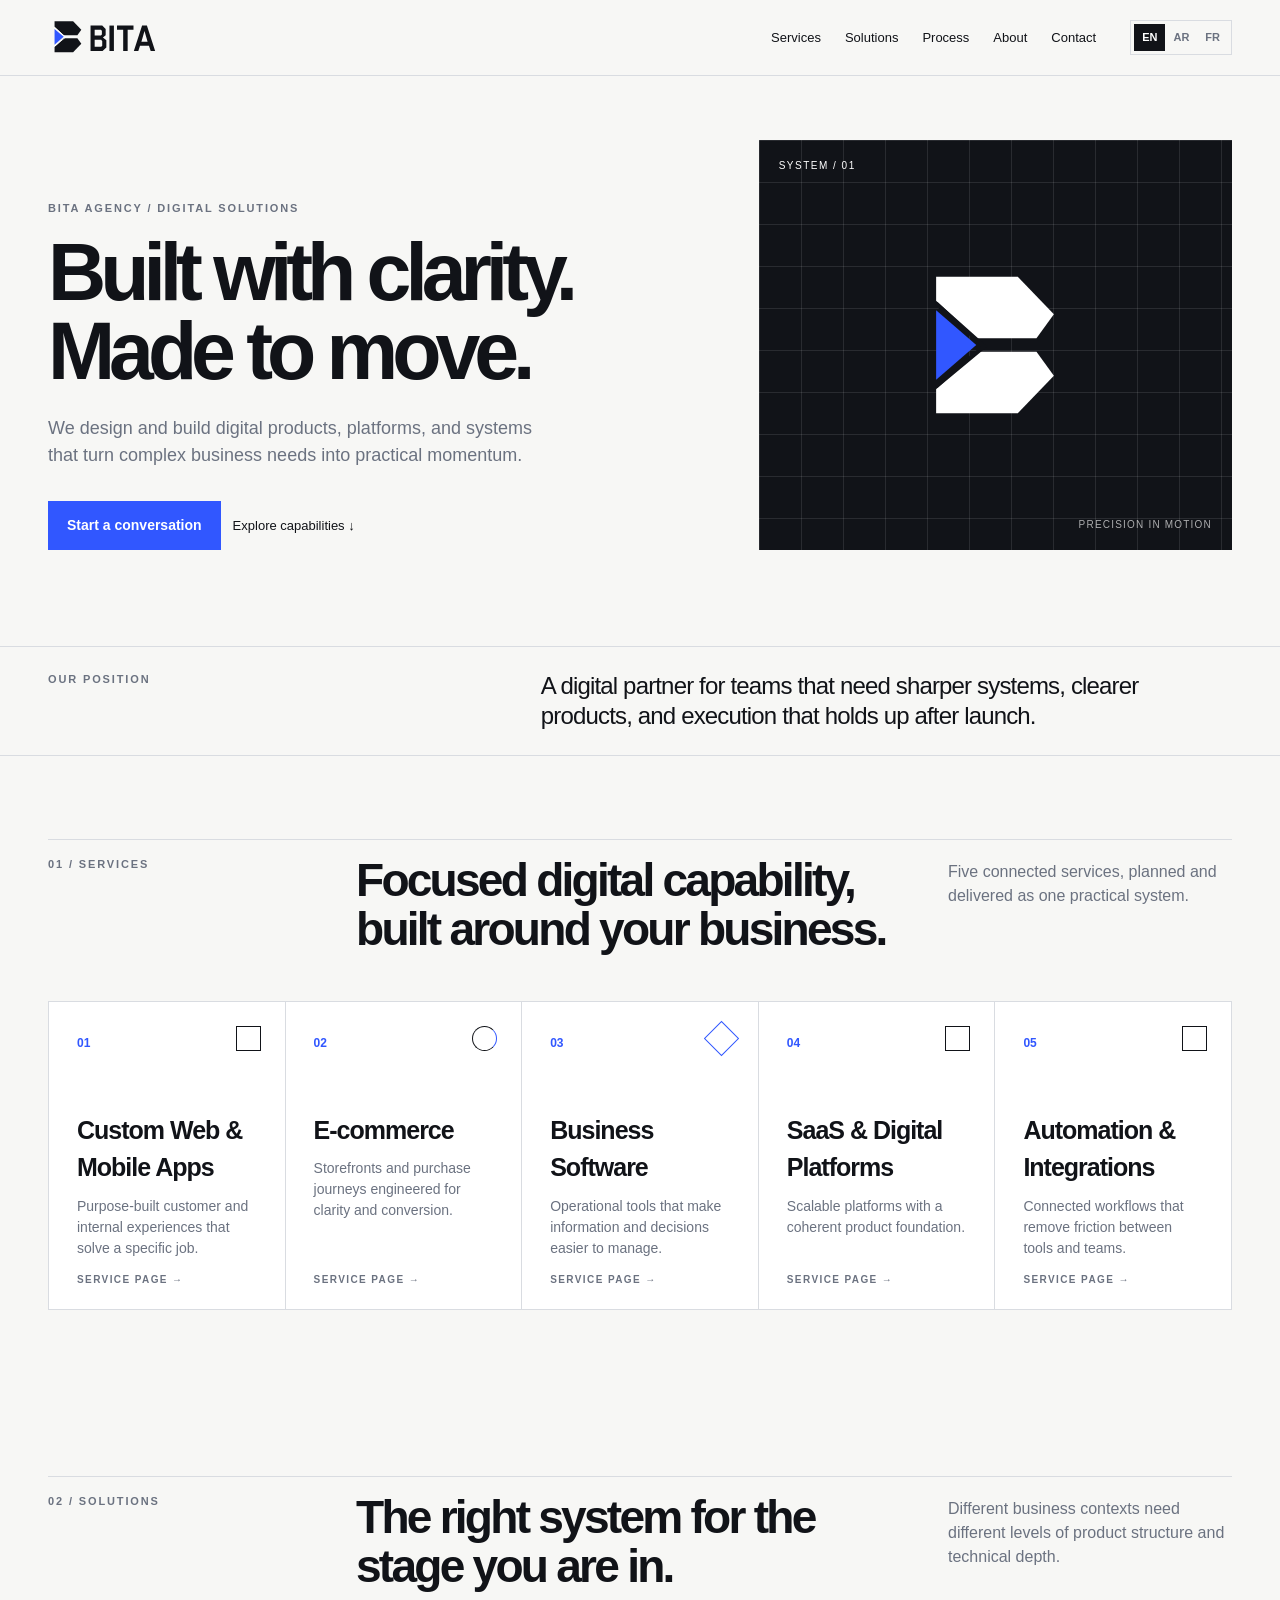
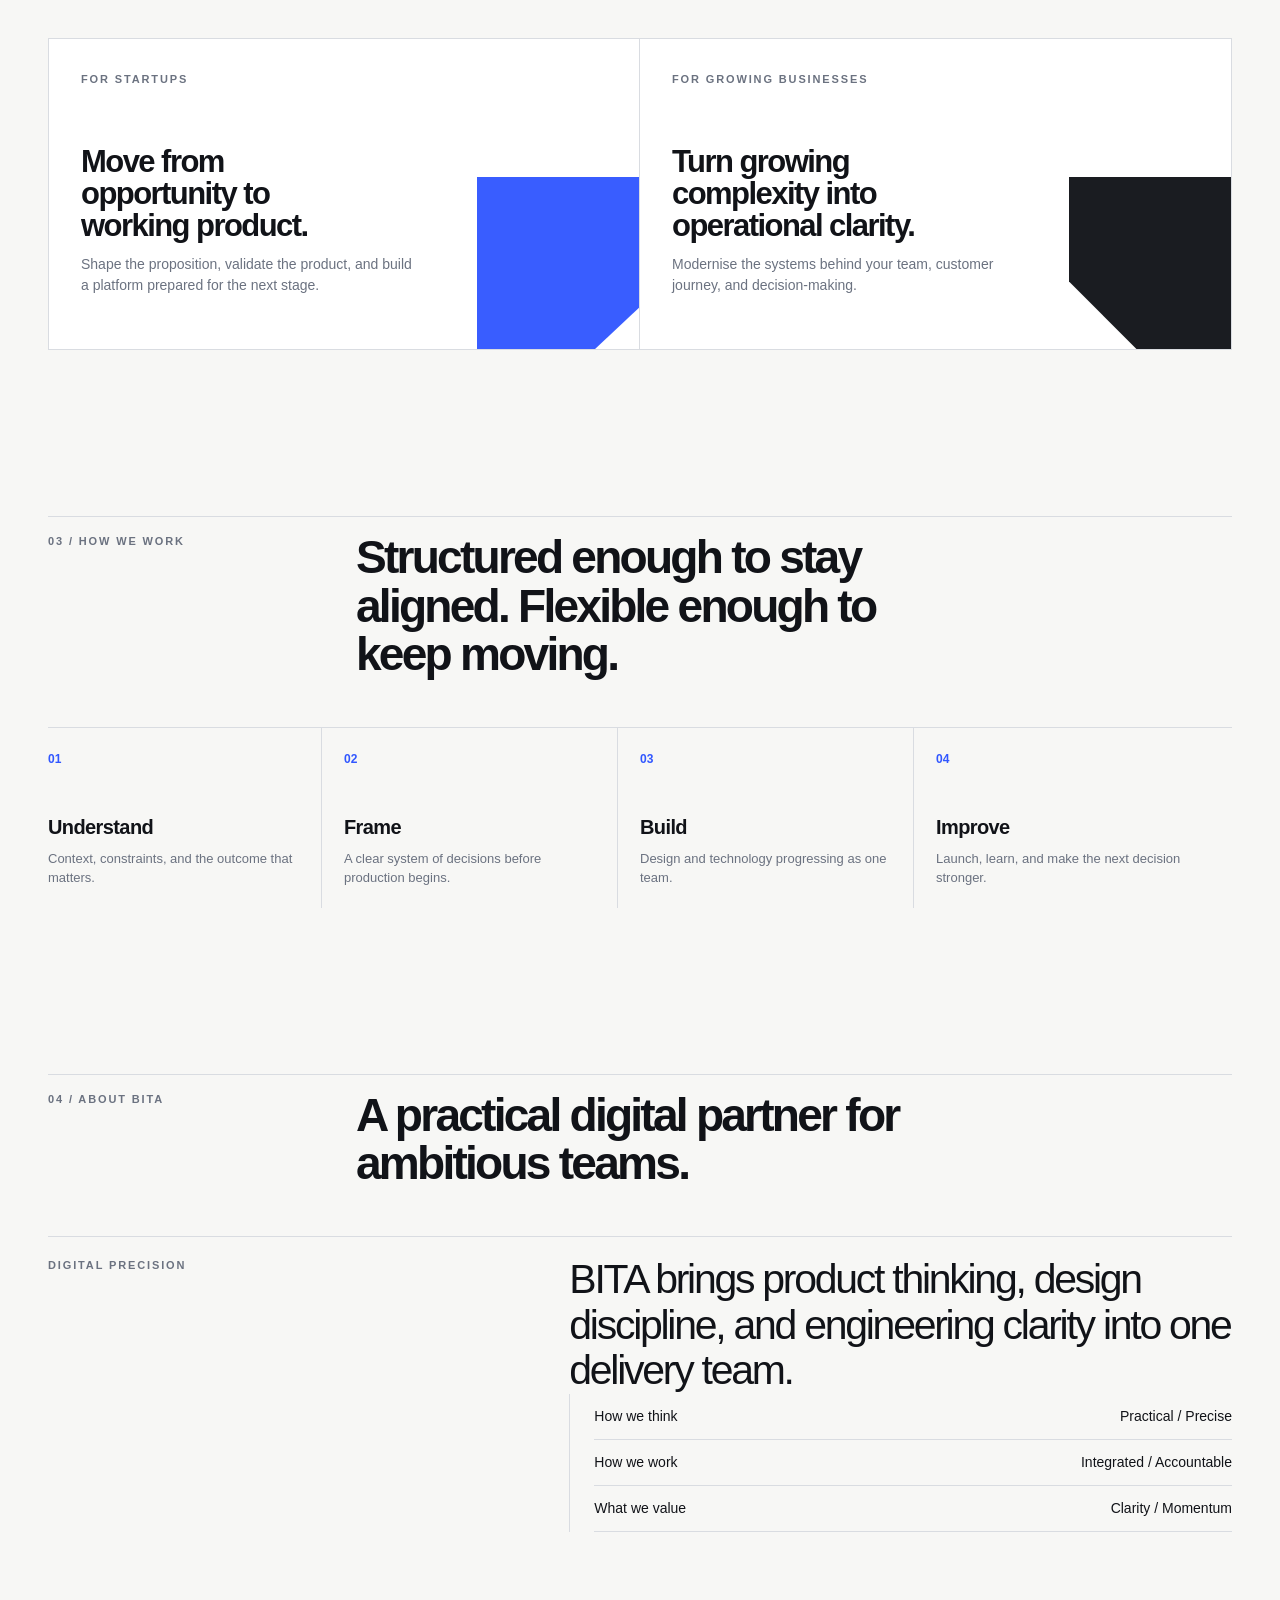
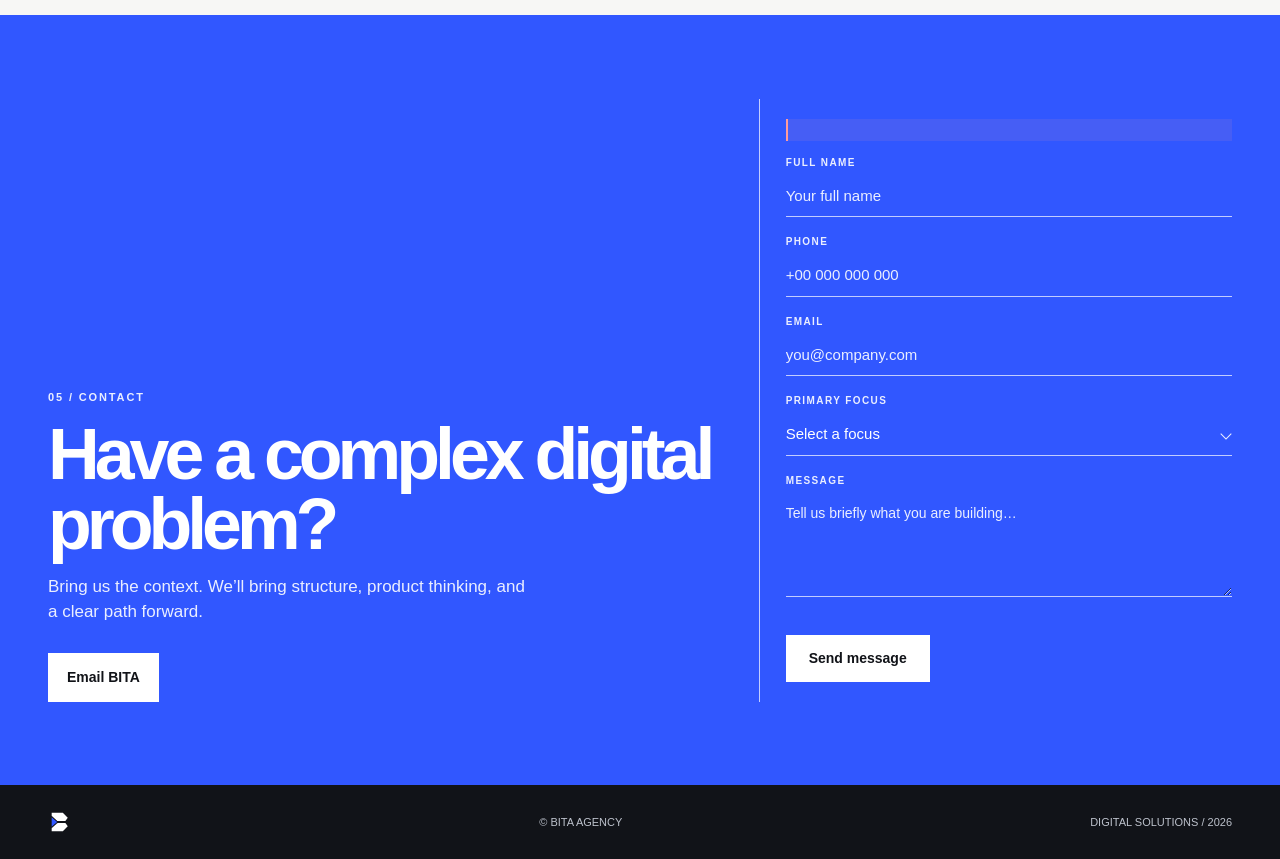
<file: index.html>
<!doctype html>
<html lang="en" dir="ltr" data-lang="en">

<head>
    <meta charset="utf-8">
    <meta name="viewport" content="width=device-width,initial-scale=1">

    <script>
        /* The chosen language is stored so it follows the reader across pages.
           It is applied here, before the stylesheet renders, because applying
           it later would paint the English copy first and then swap every
           string, which reads as a flash and shifts the layout. */
        try {
            var bitaLang = localStorage.getItem('bita-lang');
            if (bitaLang === 'en' || bitaLang === 'ar' || bitaLang === 'fr') {
                var bitaRoot = document.documentElement;
                bitaRoot.dataset.lang = bitaLang;
                bitaRoot.lang = bitaLang;
                bitaRoot.dir = bitaLang === 'ar' ? 'rtl' : 'ltr';
            }
        } catch (e) { }
    </script>
    <title>BITA — Digital Solutions</title>
    <link rel="icon" href="favicon.svg" type="image/svg+xml">
    <link rel="apple-touch-icon" href="apple-touch-icon.png">
    <link rel="stylesheet" href="assets/css/bita.css">
</head>

<body>
    <header>
        <div class="wrap">
            <div class="logo" data-i18n="BITA Digital Solutions|BITA للحلول الرقمية|BITA Solutions digitales"
                aria-label="BITA Digital Solutions">
                <svg viewBox="0 0 450 110" width="450" height="110" aria-hidden="true" focusable="false">
                    <g transform="translate(20 4) scale(.93)">
                        <path fill="#111318" d="M0 0H61L88 28L75 46H30L0 18Z" />
                        <path fill="#111318" d="M30 56H75L88 74L61 102H0V84Z" />
                        <path fill="#3157FF" d="M0 25L30 51L0 77Z" />
                        <path fill="none" stroke="#FFFFFF" stroke-width="3" stroke-linejoin="miter"
                            d="M0 20L36 52L0 82" />
                    </g>
                    <g transform="translate(130 17) scale(1.05)" fill="#111318">
                        <path
                            d="M0 0H34L44 10V28L36 35L46 43V64L35 74H0V0ZM12 12V29H30L33 26V15L30 12H12ZM12 41V62H31L34 59V46L31 41H12Z" />
                        <path d="M55 0H68V74H55Z" />
                        <path d="M77 0H125V12H108V74H95V12H77Z" />
                        <path d="M150 0H164L188 74H175L170 59H144L139 74H126L150 0ZM157 16L148 47H166L157 16Z" />
                    </g>
                </svg>
            </div>
            <nav class="nav" data-i18n="Primary navigation|التنقل الرئيسي|Navigation principale"
                aria-label="Primary navigation"><button data-go="services"><span class="en">Services</span><span
                        class="ar">الخدمات</span><span class="fr">Services</span></button><button
                    data-go="solutions"><span class="en">Solutions</span><span class="ar">الحلول</span><span
                        class="fr">Solutions</span></button><button data-go="process"><span
                        class="en">Process</span><span class="ar">المنهجية</span><span
                        class="fr">Méthode</span></button><button data-go="about"><span class="en">About</span><span
                        class="ar">من نحن</span><span class="fr">À propos</span></button><button data-go="contact"><span
                        class="en">Contact</span><span class="ar">تواصل</span><span class="fr">Contact</span></button>
                <div class="lang" role="group" data-i18n="Language|اللغة|Langue" aria-label="Language"><button
                        class="active" data-lang="en" lang="en">EN</button><button data-lang="ar"
                        lang="ar">AR</button><button data-lang="fr" lang="fr">FR</button></div>
            </nav><button class="menu" data-go="contact"
                data-i18n="Jump to contact|الانتقال إلى التواصل|Accéder à la section contact"
                aria-label="Jump to contact">↗</button>
        </div>
    </header>
    <main>
        <section class="hero">
            <div class="wrap hero-grid">
                <div>
                    <div class="eyebrow en">BITA AGENCY / DIGITAL SOLUTIONS</div>
                    <div class="eyebrow ar">BITA AGENCY / حلول رقمية</div>
                    <div class="eyebrow fr">BITA AGENCY / SOLUTIONS DIGITALES</div>
                    <h1 class="en">Built with clarity.<br>Made to move.</h1>
                    <h1 class="ar">نبني بوضوح.<br>لنحرّك عملك للأمام.</h1>
                    <h1 class="fr">Conçu avec clarté.<br>Prêt à avancer.</h1>
                    <p class="en">We design and build digital products, platforms, and systems that turn complex
                        business needs into practical momentum.</p>
                    <p class="ar">نصمم ونبني منتجات ومنصات وأنظمة رقمية تحول احتياجات الأعمال المعقدة إلى تقدم عملي
                        وواضح.</p>
                    <p class="fr">Nous concevons et développons des produits, des plateformes et des systèmes numériques
                        qui transforment des besoins métiers complexes en élan concret.</p>
                    <div class="actions"><button class="button primary" data-go="contact"><span class="en">Start a
                                conversation</span><span class="ar">اتصل بنا</span><span class="fr">Démarrer une
                                conversation</span></button><button class="text-button" data-go="services"><span
                                class="en">Explore capabilities ↓</span><span class="ar">استكشف قدراتنا ↓</span><span
                                class="fr">Découvrir nos expertises ↓</span></button></div>
                </div>
                <div class="hero-art"
                    data-i18n="Abstract BITA modular visual|تمثيل بصري تجريدي من BITA|Visuel modulaire abstrait BITA"
                    aria-label="Abstract BITA modular visual">
                    <div class="gridlines"></div>
                    <div class="corner-note">SYSTEM / 01</div>
                    <div class="mark-hero">
                        <svg viewBox="0 0 128 142" width="128" height="142" aria-hidden="true" focusable="false">
                            <g transform="translate(20 20)">
                                <path fill="#FFFFFF" d="M0 0H61L88 28L75 46H30L0 18Z" />
                                <path fill="#FFFFFF" d="M30 56H75L88 74L61 102H0V84Z" />
                                <path fill="#3157FF" d="M0 25L30 51L0 77Z" />
                                <path fill="none" stroke="#111318" stroke-width="3" stroke-linejoin="miter"
                                    d="M0 20L36 52L0 82" />
                            </g>
                        </svg>
                    </div>
                    <div class="axis">PRECISION IN MOTION</div>
                </div>
            </div>
        </section>
        <section class="statement-band">
            <div class="wrap statement">
                <div class="eyebrow en">OUR POSITION</div>
                <div class="eyebrow ar">موقعنا</div>
                <div class="eyebrow fr">NOTRE POSITIONNEMENT</div>
                <p class="en">A digital partner for teams that need sharper systems, clearer products, and execution
                    that holds up after launch.</p>
                <p class="ar">شريك رقمي للفرق التي تحتاج إلى أنظمة أدق، ومنتجات أوضح، وتنفيذ يصمد بعد الإطلاق.</p>
                <p class="fr">Un partenaire digital pour les équipes qui exigent des systèmes plus solides, des produits
                    plus clairs et une exécution qui tient après la mise en ligne.</p>
            </div>
        </section>
        <section class="section" id="services">
            <div class="wrap">
                <div class="section-head">
                    <div class="eyebrow en">01 / SERVICES</div>
                    <div class="eyebrow ar">01 / الخدمات</div>
                    <div class="eyebrow fr">01 / SERVICES</div>
                    <h2 class="section-title en">Focused digital capability, built around your business.</h2>
                    <h2 class="section-title ar">قدرات رقمية مركزة، مبنية حول عملك.</h2>
                    <h2 class="section-title fr">Une expertise numérique ciblée, construite autour de votre entreprise.
                    </h2>
                    <p class="section-intro en">Five connected services, planned and delivered as one practical system.
                    </p>
                    <p class="section-intro ar">خمس خدمات مترابطة، مخططة ومنفذة كنظام عملي واحد.</p>
                    <p class="section-intro fr">Cinq services connectés, planifiés et livrés comme un seul système
                        concret.</p>
                </div>
                <div class="services">
                    <article class="service"><span class="service-no">01</span><i class="line-icon"></i>
                        <h3 class="en"><a class="service-link" href="services/custom-web-mobile-apps/index.html">Custom
                                Web &amp; Mobile Apps</a></h3>
                        <h3 class="ar"><a class="service-link" href="services/custom-web-mobile-apps/index.html">تطبيقات
                                الويب والجوال المخصصة</a></h3>
                        <h3 class="fr"><a class="service-link"
                                href="services/custom-web-mobile-apps/index.html">Applications Web &amp; Mobile sur
                                mesure</a></h3>
                        <p class="en">Purpose-built customer and internal experiences that solve a specific job.</p>
                        <p class="ar">تجارب مخصصة للعملاء والفرق الداخلية لحل احتياج محدد.</p>
                        <p class="fr">Des expériences clients et internes conçues sur mesure pour répondre à un besoin
                            précis.</p><span class="service-go en" aria-hidden="true">Service page →</span><span
                            class="service-go ar" aria-hidden="true">صفحة الخدمة ←</span><span class="service-go fr"
                            aria-hidden="true">Page service →</span>
                    </article>
                    <article class="service"><span class="service-no">02</span><i class="line-icon"></i>
                        <h3 class="en"><a class="service-link" href="services/ecommerce/index.html">E-commerce</a></h3>
                        <h3 class="ar"><a class="service-link" href="services/ecommerce/index.html">التجارة
                                الإلكترونية</a></h3>
                        <h3 class="fr"><a class="service-link" href="services/ecommerce/index.html">E-commerce</a></h3>
                        <p class="en">Storefronts and purchase journeys engineered for clarity and conversion.</p>
                        <p class="ar">متاجر ومسارات شراء مصممة للوضوح والتحويل.</p>
                        <p class="fr">Des boutiques et des parcours d’achat conçus pour la clarté et la conversion.</p>
                        <span class="service-go en" aria-hidden="true">Service page →</span><span class="service-go ar"
                            aria-hidden="true">صفحة الخدمة ←</span><span class="service-go fr" aria-hidden="true">Page
                            service →</span>
                    </article>
                    <article class="service"><span class="service-no">03</span><i class="line-icon"></i>
                        <h3 class="en"><a class="service-link" href="services/business-software/index.html">Business
                                Software</a></h3>
                        <h3 class="ar"><a class="service-link" href="services/business-software/index.html">برمجيات
                                الأعمال</a></h3>
                        <h3 class="fr"><a class="service-link" href="services/business-software/index.html">Logiciels de
                                gestion</a></h3>
                        <p class="en">Operational tools that make information and decisions easier to manage.</p>
                        <p class="ar">أدوات تشغيلية تسهّل إدارة المعلومات والقرارات.</p>
                        <p class="fr">Des outils opérationnels qui simplifient la gestion de l’information et de la
                            décision.</p><span class="service-go en" aria-hidden="true">Service page →</span><span
                            class="service-go ar" aria-hidden="true">صفحة الخدمة ←</span><span class="service-go fr"
                            aria-hidden="true">Page service →</span>
                    </article>
                    <article class="service"><span class="service-no">04</span><i class="line-icon"></i>
                        <h3 class="en"><a class="service-link" href="services/saas-digital-platforms/index.html">SaaS
                                &amp; Digital Platforms</a></h3>
                        <h3 class="ar"><a class="service-link" href="services/saas-digital-platforms/index.html">منصات
                                SaaS والمنتجات الرقمية</a></h3>
                        <h3 class="fr"><a class="service-link" href="services/saas-digital-platforms/index.html">SaaS
                                &amp; Plateformes
                                numériques</a></h3>
                        <p class="en">Scalable platforms with a coherent product foundation.</p>
                        <p class="ar">منصات قابلة للتوسع بأساس منتج متماسك.</p>
                        <p class="fr">Des plateformes évolutives, bâties sur un socle produit cohérent.</p><span
                            class="service-go en" aria-hidden="true">Service page →</span><span class="service-go ar"
                            aria-hidden="true">صفحة الخدمة ←</span><span class="service-go fr" aria-hidden="true">Page
                            service →</span>
                    </article>
                    <article class="service"><span class="service-no">05</span><i class="line-icon"></i>
                        <h3 class="en"><a class="service-link"
                                href="services/automation-integrations/index.html">Automation &amp; Integrations</a>
                        </h3>
                        <h3 class="ar"><a class="service-link"
                                href="services/automation-integrations/index.html">الأتمتة والتكاملات</a></h3>
                        <h3 class="fr"><a class="service-link"
                                href="services/automation-integrations/index.html">Automatisation &amp; Intégrations</a>
                        </h3>
                        <p class="en">Connected workflows that remove friction between tools and teams.</p>
                        <p class="ar">تدفقات عمل مترابطة تقلل الاحتكاك بين الأدوات والفرق.</p>
                        <p class="fr">Des flux de travail connectés qui suppriment les frictions entre les outils et les
                            équipes.</p><span class="service-go en" aria-hidden="true">Service page →</span><span
                            class="service-go ar" aria-hidden="true">صفحة الخدمة ←</span><span class="service-go fr"
                            aria-hidden="true">Page service →</span>
                    </article>
                </div>
            </div>
        </section>
        <section class="section" id="solutions">
            <div class="wrap">
                <div class="section-head">
                    <div class="eyebrow en">02 / SOLUTIONS</div>
                    <div class="eyebrow ar">02 / الحلول</div>
                    <div class="eyebrow fr">02 / SOLUTIONS</div>
                    <h2 class="section-title en">The right system for the stage you are in.</h2>
                    <h2 class="section-title ar">النظام المناسب للمرحلة التي تمر بها.</h2>
                    <h2 class="section-title fr">Le bon système pour l’étape où vous en êtes.</h2>
                    <p class="section-intro en">Different business contexts need different levels of product structure
                        and technical depth.</p>
                    <p class="section-intro ar">سياقات الأعمال المختلفة تحتاج إلى مستويات مختلفة من هيكل المنتج والعمق
                        التقني.</p>
                    <p class="section-intro fr">Chaque contexte métier exige un certain niveau de structuration produit
                        et de profondeur technique.</p>
                </div>
                <div class="solutions">
                    <article class="solution">
                        <div class="eyebrow en">FOR STARTUPS</div>
                        <div class="eyebrow ar">للشركات الناشئة</div>
                        <div class="eyebrow fr">POUR LES STARTUPS</div>
                        <h3 class="en">Move from opportunity to working product.</h3>
                        <h3 class="ar">من الفرصة إلى منتج يعمل.</h3>
                        <h3 class="fr">De l’opportunité au produit opérationnel.</h3>
                        <p class="en">Shape the proposition, validate the product, and build a platform prepared for the
                            next stage.</p>
                        <p class="ar">صياغة الفكرة والتحقق من المنتج وبناء منصة مهيأة للمرحلة التالية.</p>
                        <p class="fr">Affiner la proposition, valider le produit et bâtir une plateforme prête pour
                            l’étape suivante.</p><i class="solution-mark"></i>
                    </article>
                    <article class="solution growth">
                        <div class="eyebrow en">FOR GROWING BUSINESSES</div>
                        <div class="eyebrow ar">للشركات المتنامية</div>
                        <div class="eyebrow fr">POUR LES ENTREPRISES EN CROISSANCE</div>
                        <h3 class="en">Turn growing complexity into operational clarity.</h3>
                        <h3 class="ar">حوّل التعقيد المتزايد إلى وضوح تشغيلي.</h3>
                        <h3 class="fr">Transformer la complexité croissante en clarté opérationnelle.</h3>
                        <p class="en">Modernise the systems behind your team, customer journey, and decision-making.</p>
                        <p class="ar">تحديث الأنظمة خلف فرقك ورحلة العميل وآلية اتخاذ القرار.</p>
                        <p class="fr">Moderniser les systèmes qui soutiennent vos équipes, le parcours client et la
                            prise de décision.</p><i class="solution-mark"></i>
                    </article>
                </div>
            </div>
        </section>
        <section class="section" id="process">
            <div class="wrap">
                <div class="section-head">
                    <div class="eyebrow en">03 / HOW WE WORK</div>
                    <div class="eyebrow ar">03 / كيف نعمل</div>
                    <div class="eyebrow fr">03 / NOTRE MÉTHODE</div>
                    <h2 class="section-title en">Structured enough to stay aligned. Flexible enough to keep moving.</h2>
                    <h2 class="section-title ar">منهجية منظمة تحافظ على التوافق، ومرنة تحافظ على التقدم.</h2>
                    <h2 class="section-title fr">Assez structuré pour rester alignés. Assez souple pour garder le
                        rythme.</h2>
                </div>
                <div class="process">
                    <article class="step"><b>01</b>
                        <h3 class="en">Understand</h3>
                        <h3 class="ar">نفهم</h3>
                        <h3 class="fr">Comprendre</h3>
                        <p class="en">Context, constraints, and the outcome that matters.</p>
                        <p class="ar">السياق والقيود والنتيجة التي تهم فعلاً.</p>
                        <p class="fr">Le contexte, les contraintes et le résultat qui compte vraiment.</p>
                    </article>
                    <article class="step"><b>02</b>
                        <h3 class="en">Frame</h3>
                        <h3 class="ar">نؤطر</h3>
                        <h3 class="fr">Cadrer</h3>
                        <p class="en">A clear system of decisions before production begins.</p>
                        <p class="ar">نظام قرارات واضح قبل بدء التنفيذ.</p>
                        <p class="fr">Un système de décisions clair avant le lancement de la production.</p>
                    </article>
                    <article class="step"><b>03</b>
                        <h3 class="en">Build</h3>
                        <h3 class="ar">نبني</h3>
                        <h3 class="fr">Construire</h3>
                        <p class="en">Design and technology progressing as one team.</p>
                        <p class="ar">التصميم والتقنية يتقدمان كفريق واحد.</p>
                        <p class="fr">Le design et la technologie qui avancent comme une seule équipe.</p>
                    </article>
                    <article class="step"><b>04</b>
                        <h3 class="en">Improve</h3>
                        <h3 class="ar">نحسّن</h3>
                        <h3 class="fr">Améliorer</h3>
                        <p class="en">Launch, learn, and make the next decision stronger.</p>
                        <p class="ar">نُطلق ونتعلم ونجعل القرار التالي أقوى.</p>
                        <p class="fr">Lancer, apprendre et rendre la prochaine décision plus juste.</p>
                    </article>
                </div>
            </div>
        </section>
        <section class="section" id="about">
            <div class="wrap">
                <div class="section-head">
                    <div class="eyebrow en">04 / ABOUT BITA</div>
                    <div class="eyebrow ar">04 / عن BITA</div>
                    <div class="eyebrow fr">04 / À PROPOS DE BITA</div>
                    <h2 class="section-title en">A practical digital partner for ambitious teams.</h2>
                    <h2 class="section-title ar">شريك رقمي عملي للفرق الطموحة.</h2>
                    <h2 class="section-title fr">Un partenaire digital pragmatique pour les équipes ambitieuses.</h2>
                </div>
                <div class="about-grid">
                    <div class="eyebrow en">DIGITAL PRECISION</div>
                    <div class="eyebrow ar">دقة رقمية</div>
                    <div class="eyebrow fr">PRÉCISION NUMÉRIQUE</div>
                    <div>
                        <p class="about-copy en">BITA brings product thinking, design discipline, and engineering
                            clarity into one delivery team.</p>
                        <p class="about-copy ar">تجمع BITA بين التفكير في المنتج، وانضباط التصميم، ووضوح الهندسة في فريق
                            تنفيذ واحد.</p>
                        <p class="about-copy fr">BITA réunit la pensée produit, la rigueur du design et la clarté de
                            l’ingénierie au sein d’une seule équipe de delivery.</p>
                        <div class="about-list">
                            <div><span class="en">How we think</span><span class="ar">كيف نفكر</span><span
                                    class="fr">Notre façon de penser</span><span class="en">Practical /
                                    Precise</span><span class="ar">عملي / دقيق</span><span class="fr">Pragmatique /
                                    Précis</span></div>
                            <div><span class="en">How we work</span><span class="ar">كيف نعمل</span><span
                                    class="fr">Notre façon de travailler</span><span class="en">Integrated /
                                    Accountable</span><span class="ar">متكامل / مسؤول</span><span class="fr">Intégrés /
                                    Responsables</span></div>
                            <div><span class="en">What we value</span><span class="ar">ما نُقدّره</span><span
                                    class="fr">Nos priorités</span><span class="en">Clarity / Momentum</span><span
                                    class="ar">وضوح / تقدم</span><span class="fr">Clarté / Élan</span></div>
                        </div>
                    </div>
                </div>
            </div>
        </section>
        <section class="contact" id="contact">
            <div class="wrap contact-grid">
                <div>
                    <div class="eyebrow en">05 / CONTACT</div>
                    <div class="eyebrow ar">05 / تواصل</div>
                    <div class="eyebrow fr">05 / CONTACT</div>
                    <h2 class="en">Have a complex digital problem?</h2>
                    <h2 class="ar">لديك تحدٍ رقمي معقد؟</h2>
                    <h2 class="fr">Vous avez un problème numérique complexe ?</h2>
                    <p class="en">Bring us the context. We’ll bring structure, product thinking, and a clear path
                        forward.</p>
                    <p class="ar">شاركنا السياق. سنقدم التنظيم والتفكير في المنتج ومسارًا واضحًا للمضي قدمًا.</p>
                    <p class="fr">Confiez-nous le contexte. Nous apporterons la structure, la pensée produit et un cap
                        clair pour avancer.</p><button class="button" data-contact
                        data-i18n="Email BITA — add an address before launch|راسل BITA — أضف عنوانًا قبل الإطلاق|Écrire à BITA — ajouter une adresse avant la mise en ligne"><span
                            class="en">Email BITA</span><span class="ar">راسل BITA</span><span class="fr">Écrire à
                            BITA</span></button>
                </div>
                <aside class="contact-side">

                    <!-- حالة نجاح / فشل الإرسال -->
                    <div class="contact-status" id="contact-status" role="status" aria-live="polite" aria-atomic="true">
                    </div>

                    <form id="contact-form" class="contact-form" action="https://formspree.io/f/mrpbjved" method="POST">

                        <!-- Full name -->
                        <div class="field">

                            <label for="cf-name">
                                <span class="en">Full name</span>
                                <span class="ar">الاسم الكامل</span>
                                <span class="fr">Nom complet</span>
                            </label>

                            <input id="cf-name" name="name" type="text" autocomplete="name" required data-fs-field
                                data-ph="Your full name|اسمك الكامل|Votre nom complet">

                            <span class="field-error" data-fs-error="name"></span>

                        </div>


                        <!-- Phone -->
                        <div class="field">

                            <label for="cf-phone">
                                <span class="en">Phone</span>
                                <span class="ar">رقم الهاتف</span>
                                <span class="fr">Téléphone</span>
                            </label>

                            <input id="cf-phone" name="phone" type="tel" autocomplete="tel" data-fs-field
                                data-ph="+00 000 000 000|+00 000 000 000|+33 6 00 00 00 00">

                            <span class="field-error" data-fs-error="phone"></span>

                        </div>


                        <!-- Email -->
                        <div class="field">

                            <label for="cf-email">
                                <span class="en">Email</span>
                                <span class="ar">البريد الإلكتروني</span>
                                <span class="fr">E-mail</span>
                            </label>

                            <input id="cf-email" name="email" type="email" autocomplete="email" required data-fs-field
                                data-ph="you@company.com|you@company.com|vous@entreprise.fr">

                            <span class="field-error" data-fs-error="email"></span>

                        </div>


                        <!-- Primary Focus -->
                        <div class="field">

                            <label for="cf-focus">
                                <span class="en">Primary Focus</span>
                                <span class="ar">محور التركيز الرئيسي</span>
                                <span class="fr">Priorité principale</span>
                            </label>

                            <span class="sel">

                                <select id="cf-focus" name="focus" data-fs-field>

                                    <option value="" data-t="Select a focus|اختر محور التركيز|Choisissez une priorité">
                                        Select a focus
                                    </option>

                                    <option value="apps"
                                        data-t="Custom Web &amp; Mobile Apps|تطبيقات الويب والجوال المخصصة|Applications Web &amp; Mobile sur mesure">
                                        Custom Web &amp; Mobile Apps
                                    </option>

                                    <option value="ecommerce" data-t="E-commerce|التجارة الإلكترونية|E-commerce">
                                        E-commerce
                                    </option>

                                    <option value="business-software"
                                        data-t="Business Software|برمجيات الأعمال|Logiciels de gestion">
                                        Business Software
                                    </option>

                                    <option value="saas"
                                        data-t="SaaS &amp; Digital Platforms|منصات SaaS والمنتجات الرقمية|SaaS &amp; Plateformes numériques">
                                        SaaS &amp; Digital Platforms
                                    </option>

                                    <option value="automation"
                                        data-t="Automation &amp; Integrations|الأتمتة والتكاملات|Automatisation &amp; Intégrations">
                                        Automation &amp; Integrations
                                    </option>

                                    <option value="other" data-t="Other|أخرى|Autre">
                                        Other
                                    </option>

                                </select>

                            </span>

                            <span class="field-error" data-fs-error="focus"></span>

                        </div>


                        <!-- Message -->
                        <div class="field">

                            <label for="cf-message">

                                <span class="en">Message</span>
                                <span class="ar">الرسالة</span>
                                <span class="fr">Message</span>

                            </label>

                            <textarea id="cf-message" name="message" rows="4" required data-fs-field
                                data-ph="Tell us briefly what you are building…|أخبرنا باختصار بما تبنيه…|Dites-nous brièvement ce que vous construisez…"></textarea>

                            <span class="field-error" data-fs-error="message"></span>

                        </div>


                        <!-- Form-level error -->
                        <div class="contact-form-error" data-fs-error aria-live="polite"></div>


                        <!-- Submit -->
                        <button class="button contact-submit" type="submit" data-fs-submit-btn>

                            <span class="submit-normal">

                                <span class="en">Send message</span>
                                <span class="ar">إرسال الرسالة</span>
                                <span class="fr">Envoyer le message</span>

                            </span>

                            <span class="submit-loading">

                                <span class="en">Sending…</span>
                                <span class="ar">جارٍ الإرسال…</span>
                                <span class="fr">Envoi…</span>

                            </span>

                        </button>

                    </form>

                </aside>
            </div>
        </section>
    </main>
    <footer>
        <div class="wrap">
            <span class="mark-foot">
                <svg viewBox="0 0 128 142" width="128" height="142" aria-hidden="true" focusable="false">
                    <g transform="translate(20 20)">
                        <path fill="#FFFFFF" d="M0 0H61L88 28L75 46H30L0 18Z" />
                        <path fill="#FFFFFF" d="M30 56H75L88 74L61 102H0V84Z" />
                        <path fill="#3157FF" d="M0 25L30 51L0 77Z" />
                        <path fill="none" stroke="#111318" stroke-width="3" stroke-linejoin="miter"
                            d="M0 20L36 52L0 82" />
                    </g>
                </svg>
            </span>
            <span>© BITA AGENCY</span><span class="en">DIGITAL SOLUTIONS / 2026</span><span class="ar">حلول رقمية /
                2026</span><span class="fr">SOLUTIONS DIGITALES / 2026</span>
        </div>
    </footer>
    <script src="assets/js/bita.js"></script>
</body>

</html>
</file>
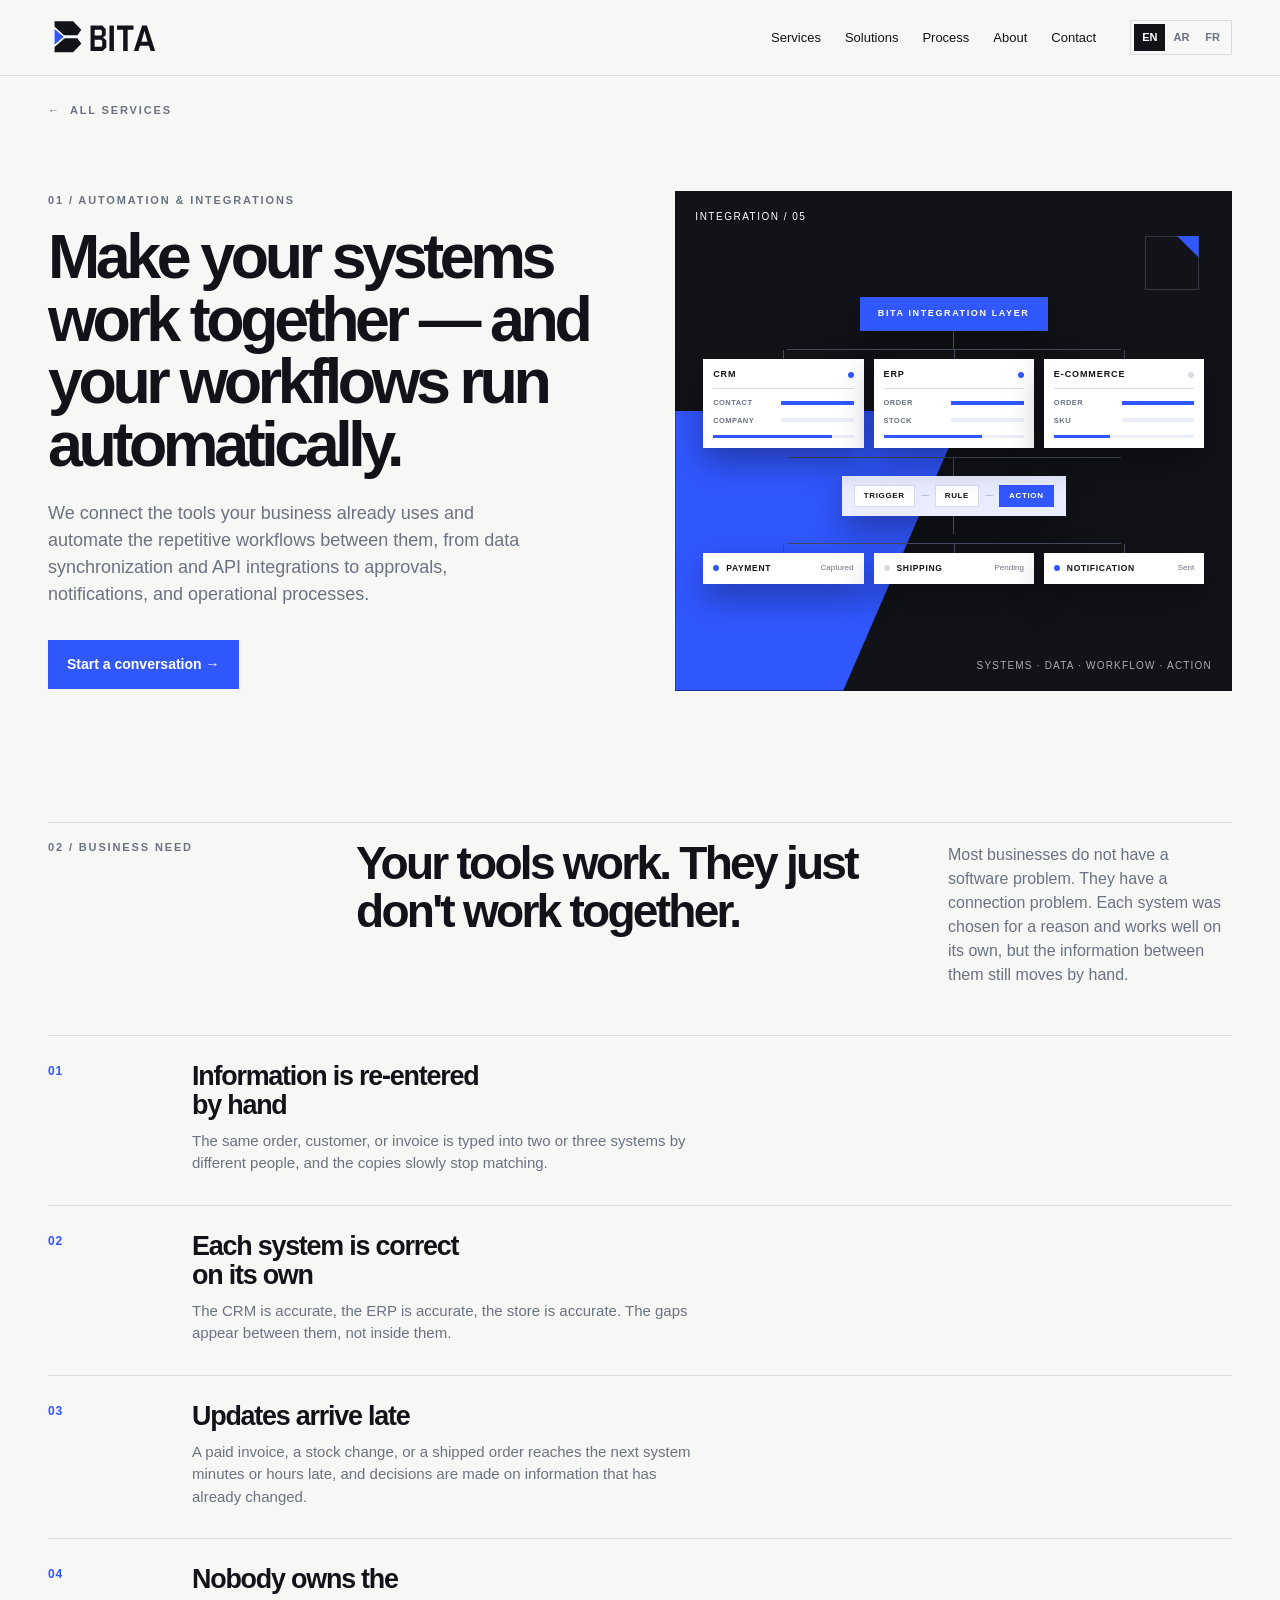
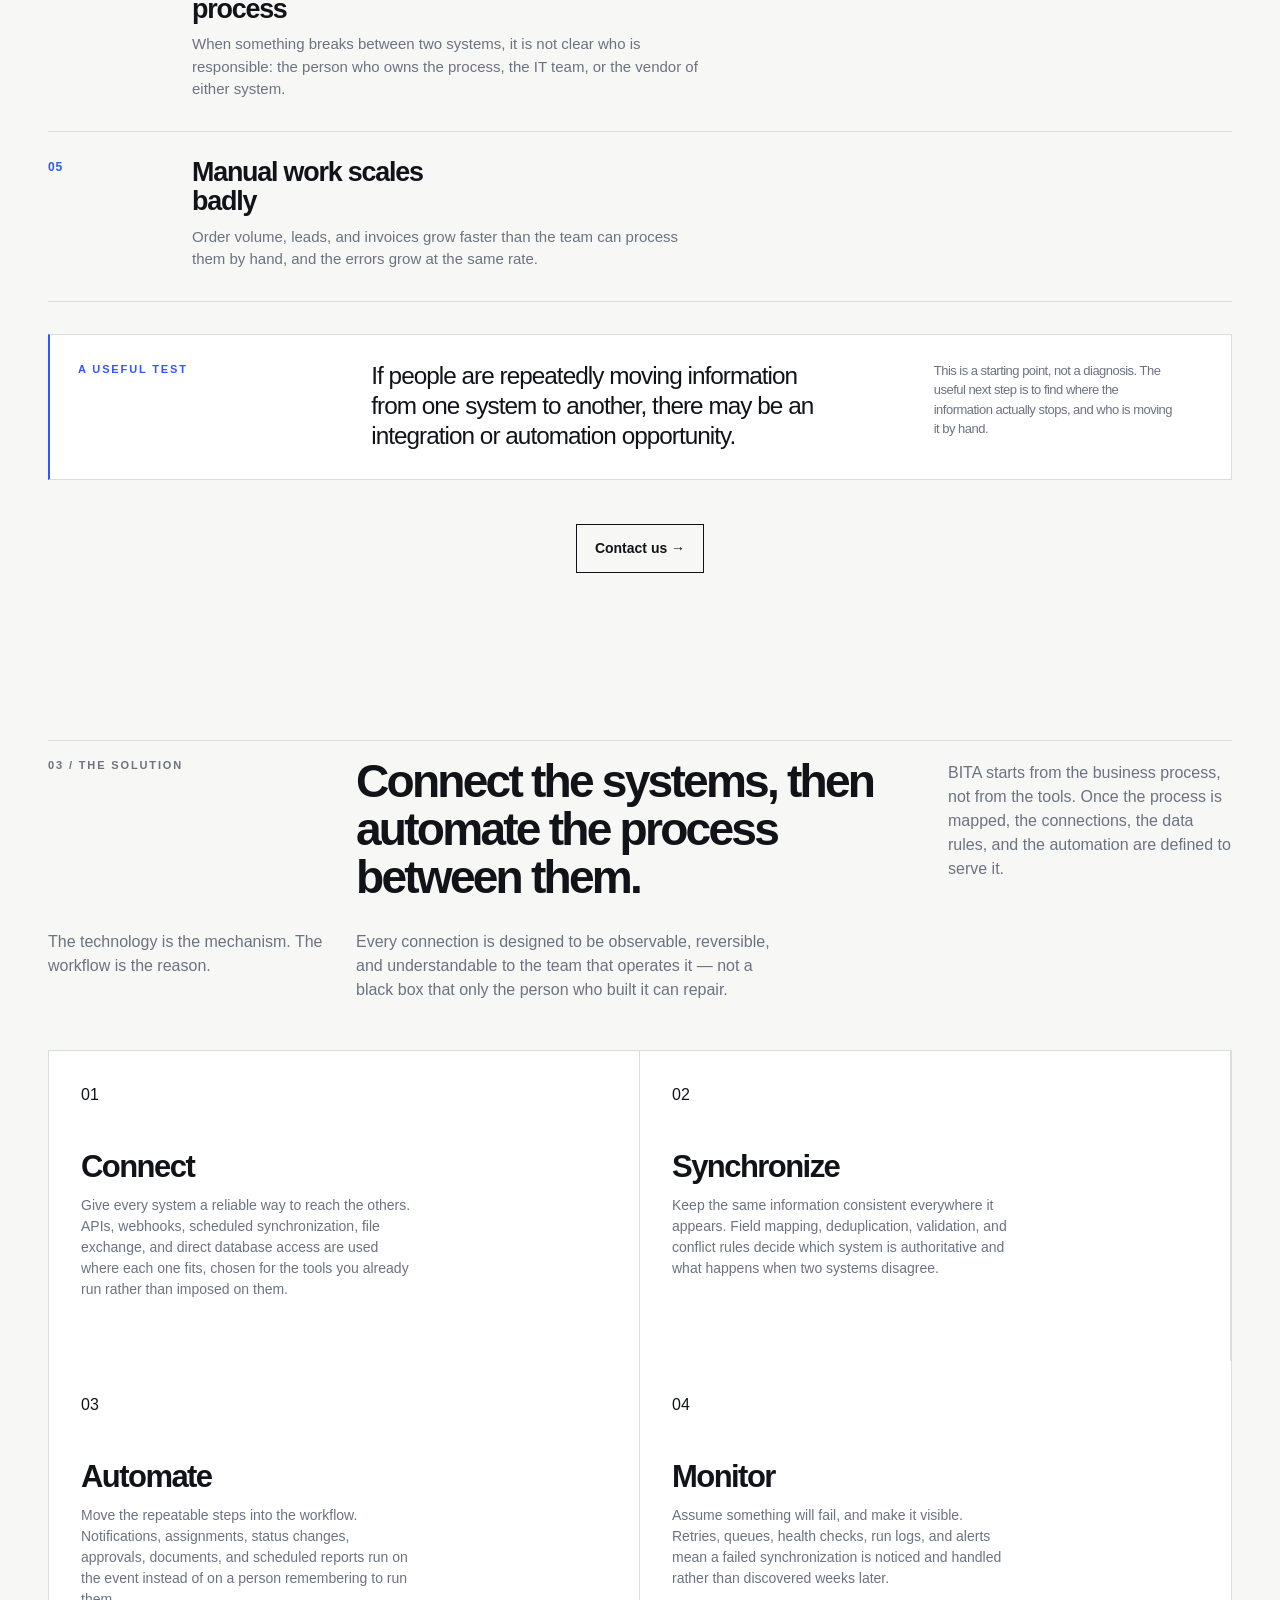
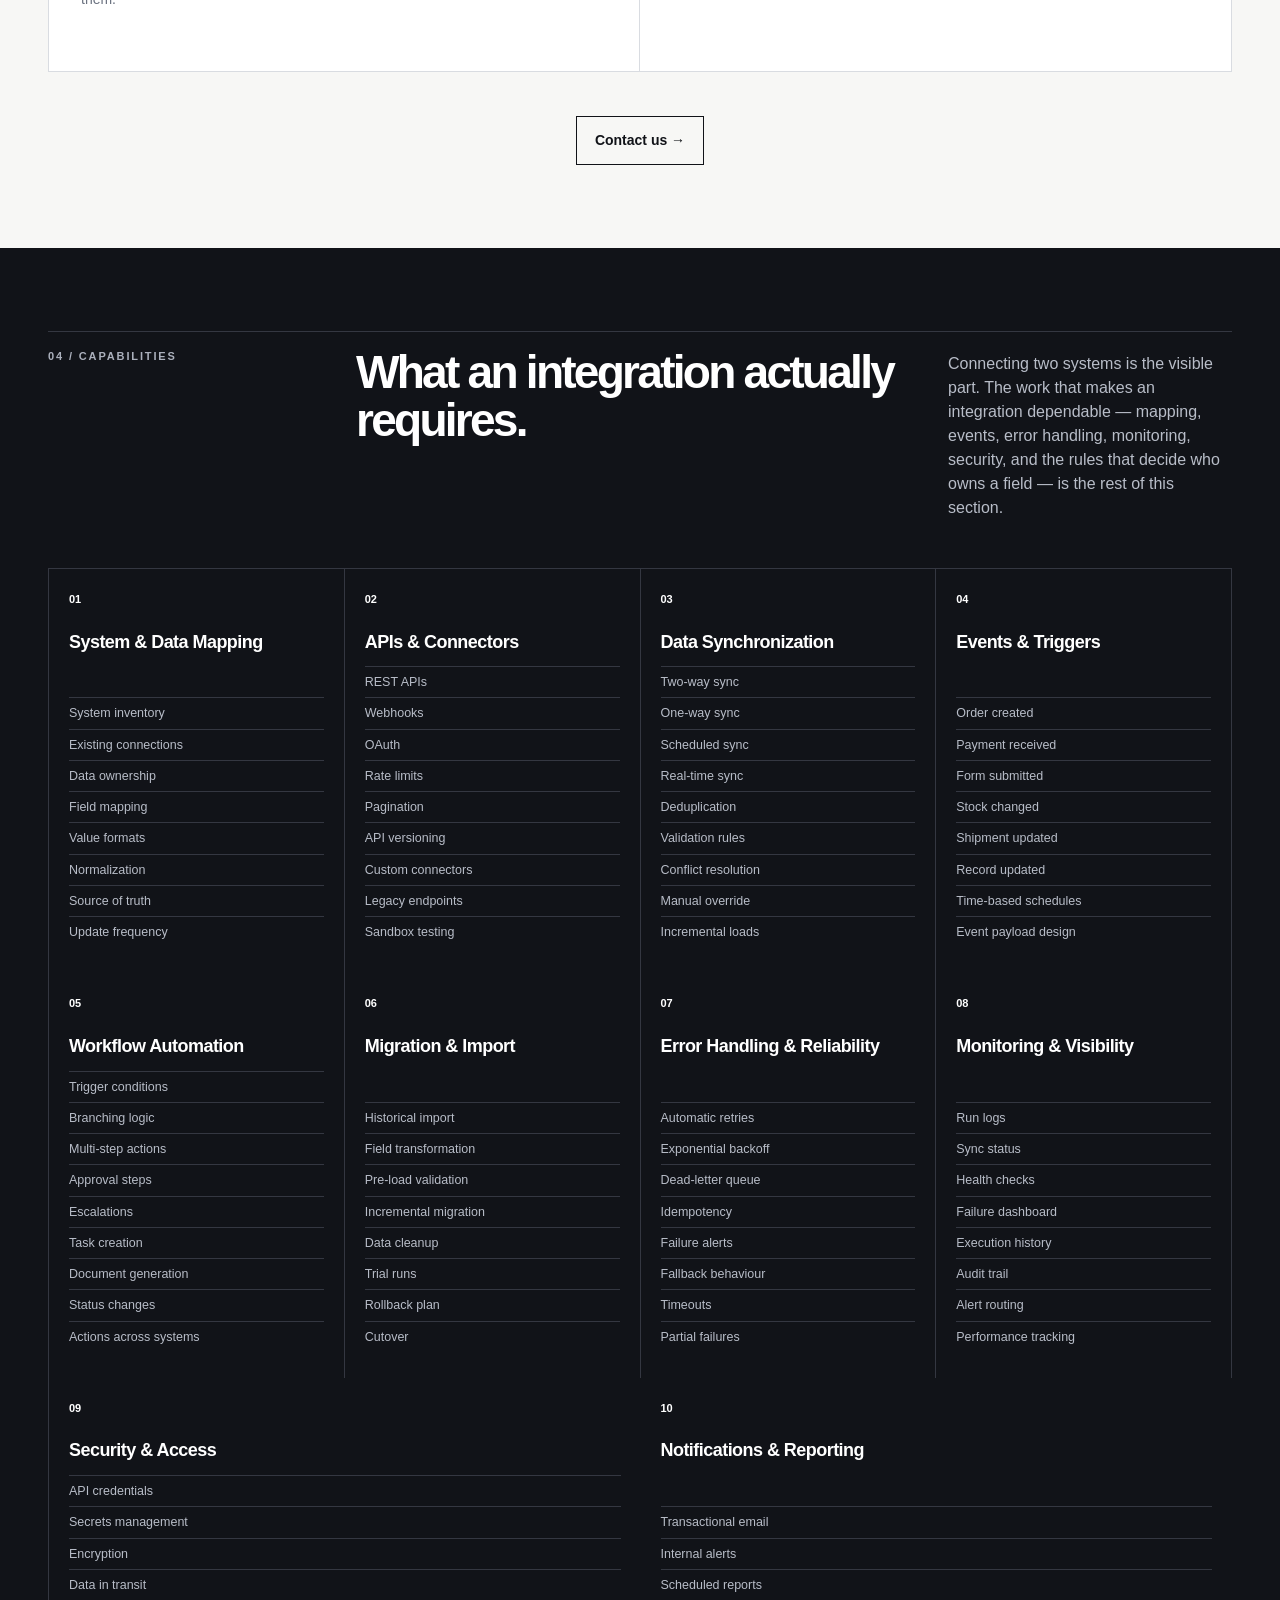
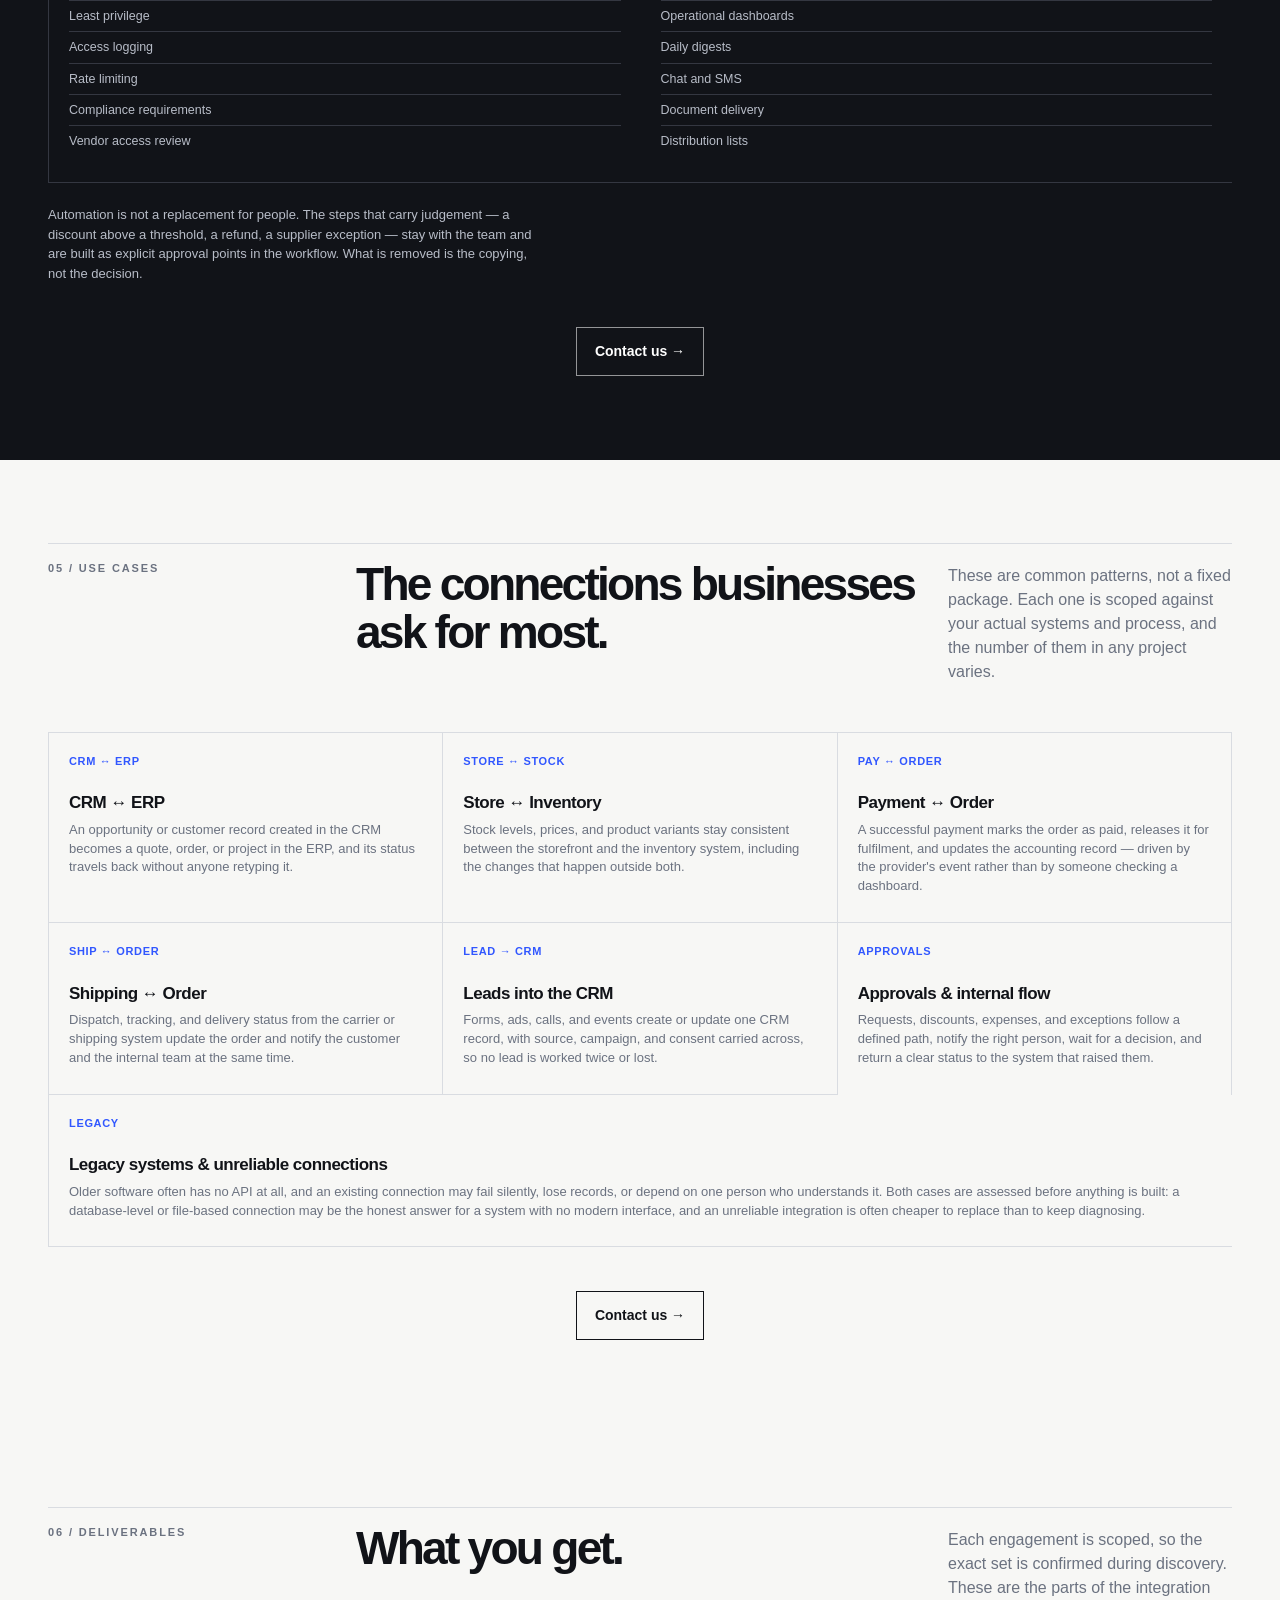
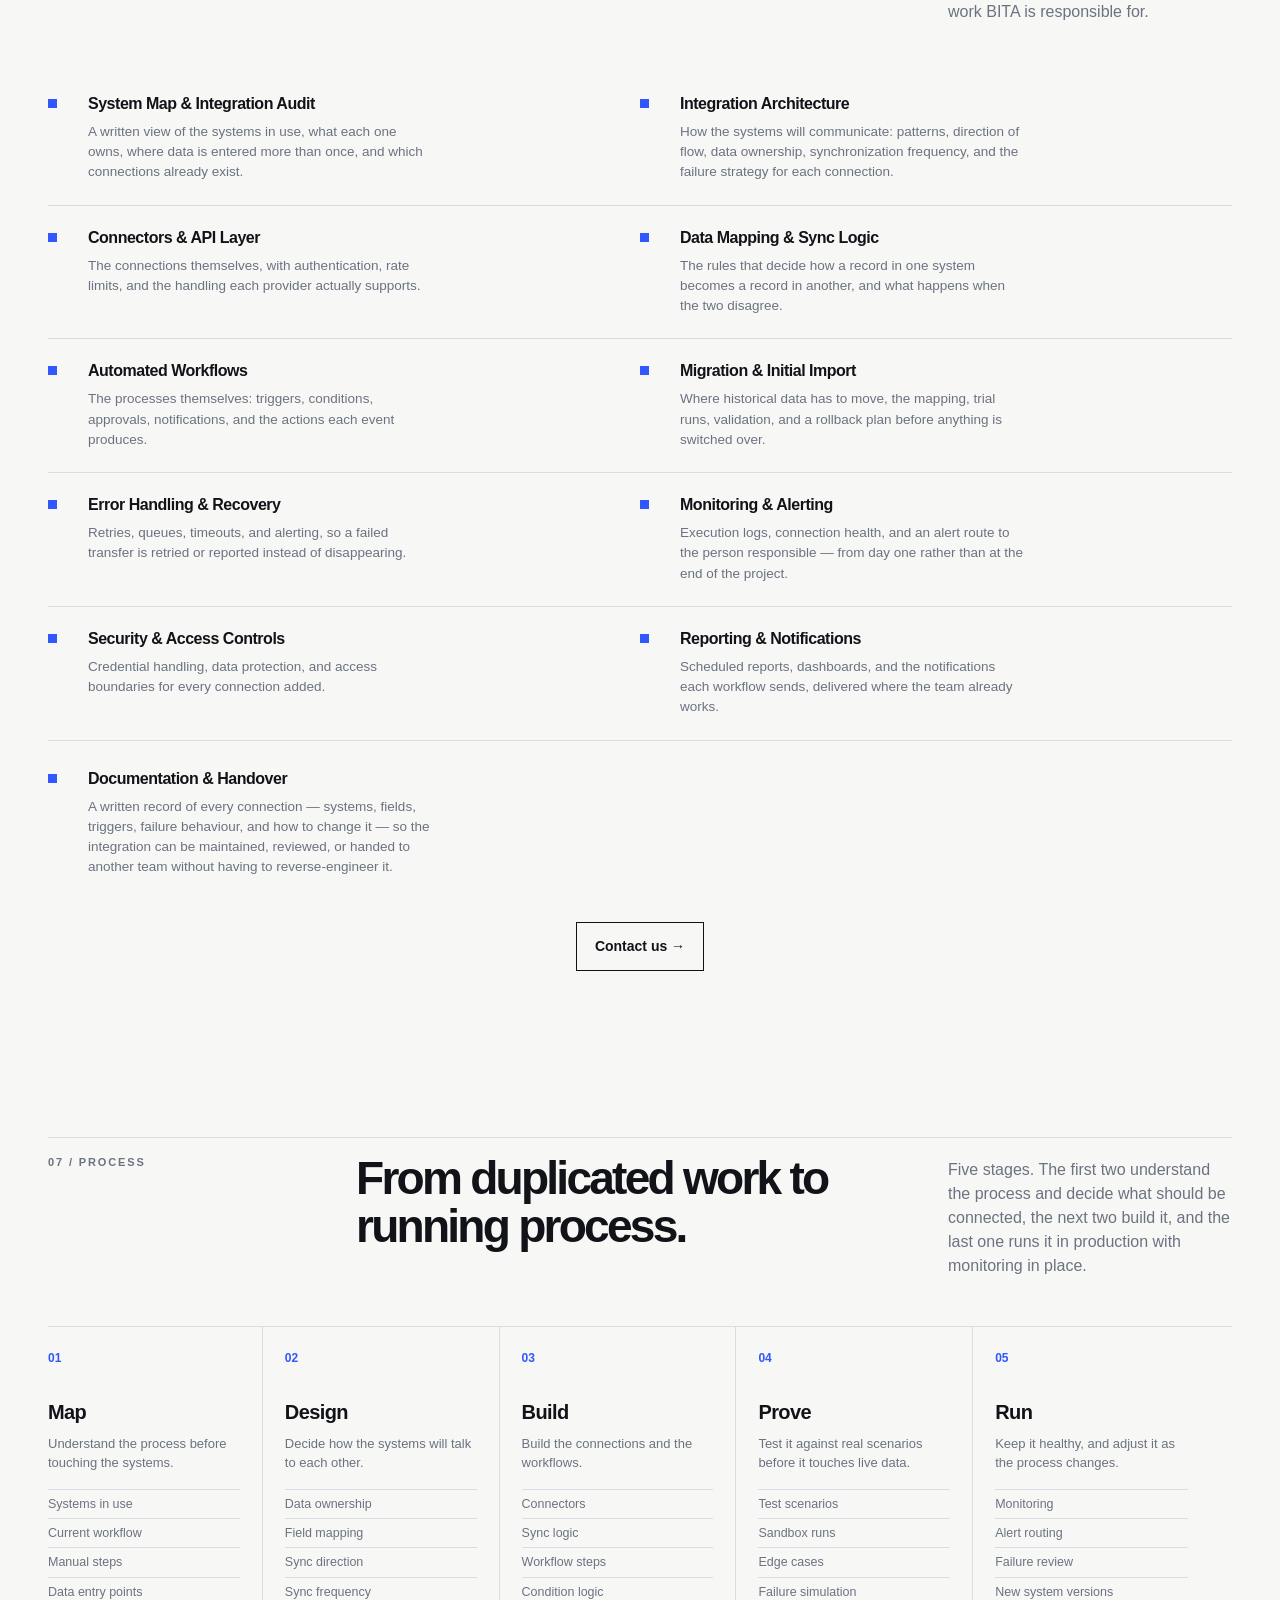
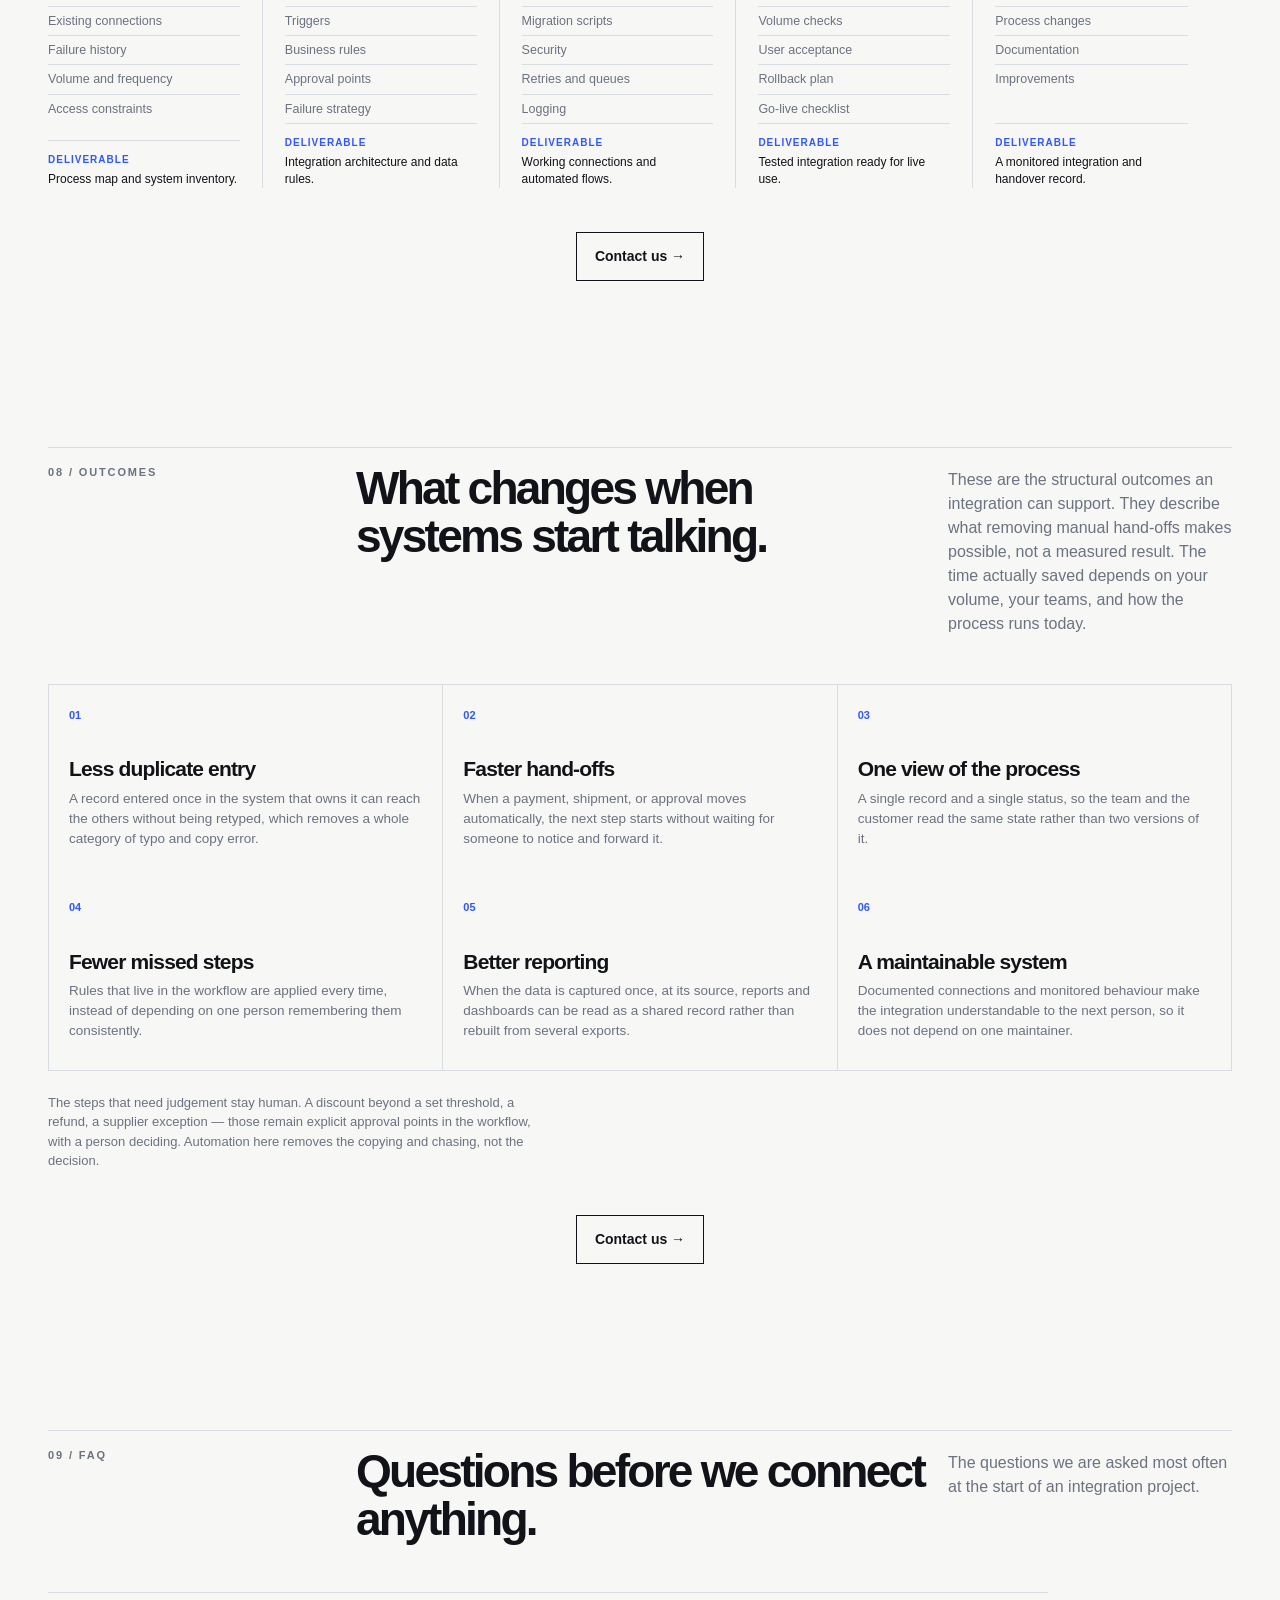
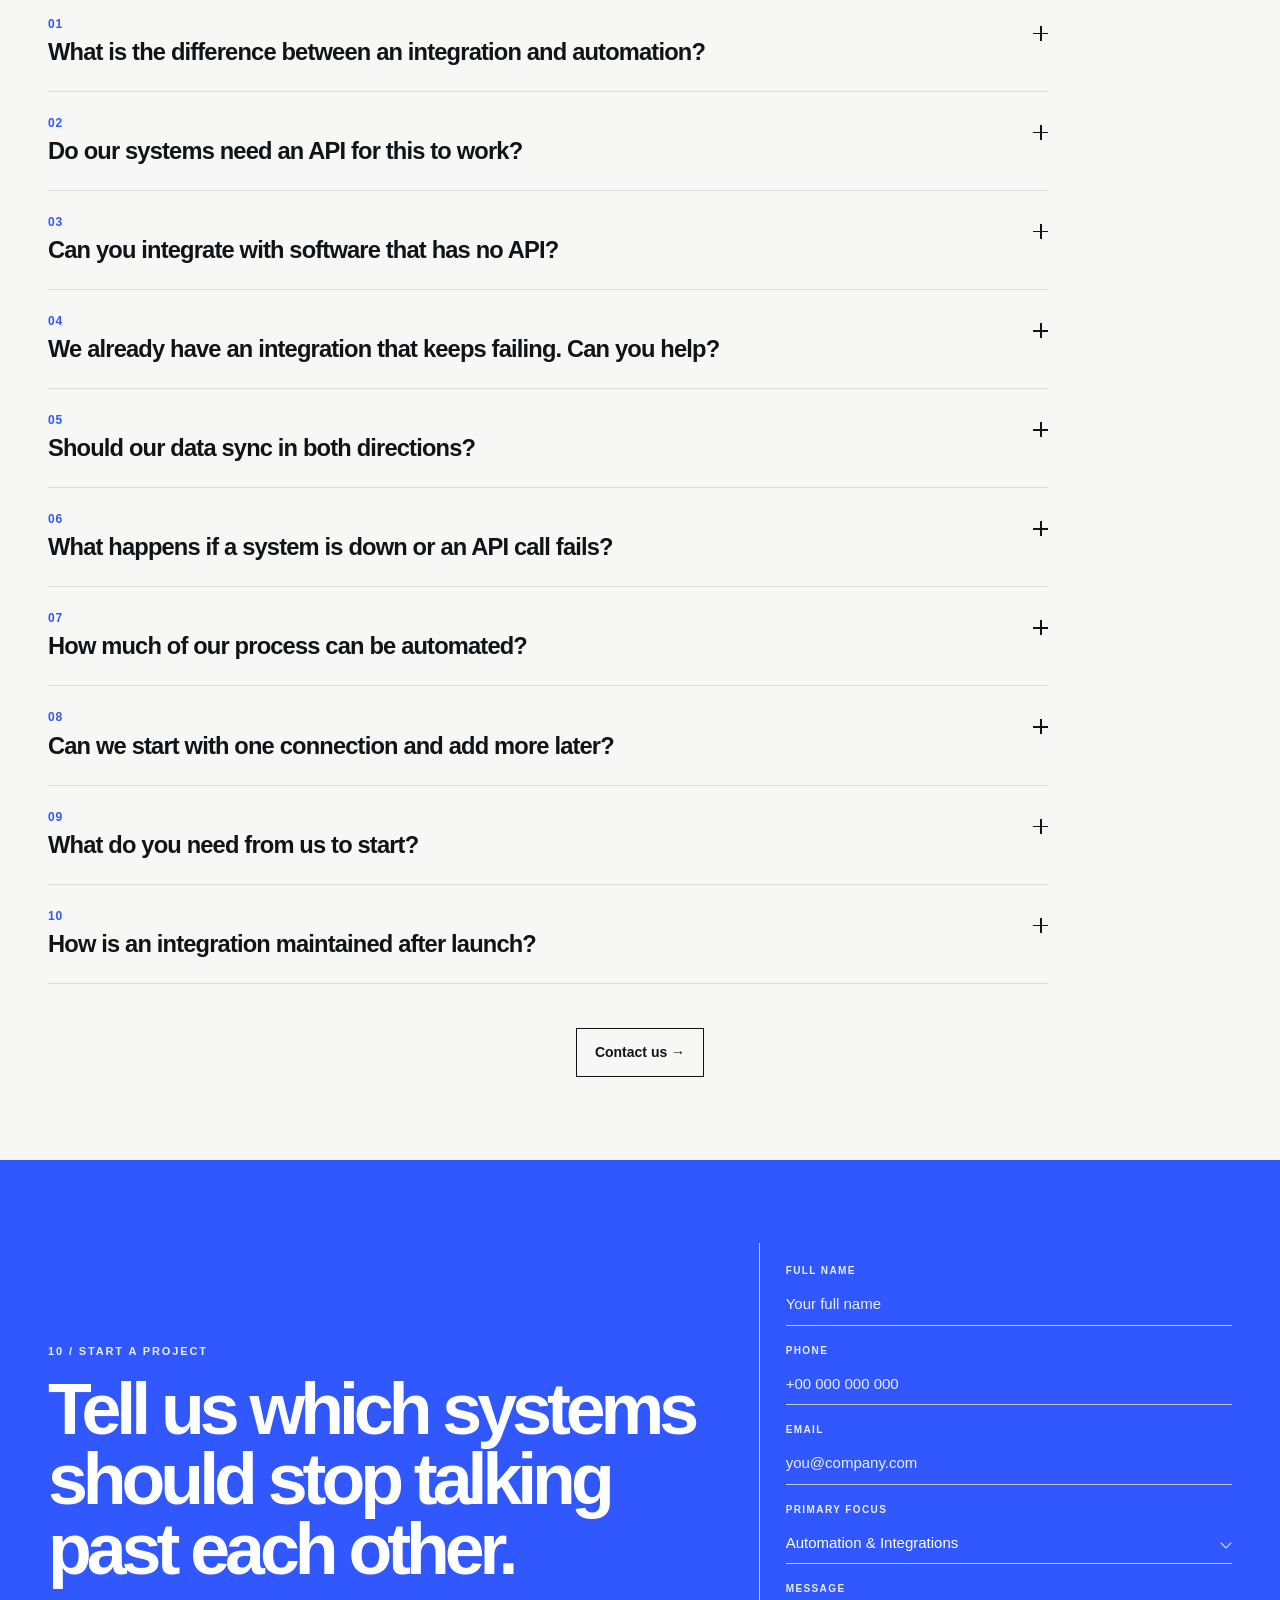
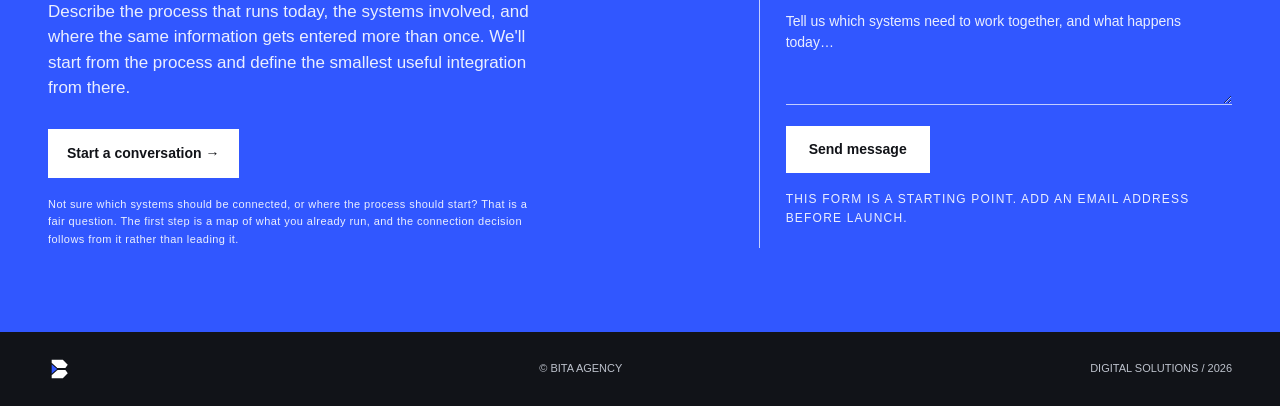
<file: services/automation-integrations/index.html>
<!doctype html>
<html lang="en" dir="ltr" data-lang="en">

<head>
    <meta charset="utf-8">
    <meta name="viewport" content="width=device-width,initial-scale=1">

    <script>
        /* The chosen language is stored so it follows the reader across pages.
           It is applied here, before the stylesheet renders, because applying
           it later would paint the English copy first and then swap every
           string, which reads as a flash and shifts the layout. */
        try {
            var bitaLang = localStorage.getItem('bita-lang');
            if (bitaLang === 'en' || bitaLang === 'ar' || bitaLang === 'fr') {
                var bitaRoot = document.documentElement;
                bitaRoot.dataset.lang = bitaLang;
                bitaRoot.lang = bitaLang;
                bitaRoot.dir = bitaLang === 'ar' ? 'rtl' : 'ltr';
            }
        } catch (e) { }
    </script>
    <title>Automation &amp; Integrations | BITA Agency</title>
    <meta name="description"
        content="BITA connects the systems your business already uses and automates the workflows between them: data synchronization, API integrations, approvals, notifications, error handling, and monitoring.">
    <meta property="og:type" content="website">
    <meta property="og:title" content="Automation &amp; Integrations | BITA Agency">
    <meta property="og:description"
        content="BITA connects the systems your business already uses and automates the workflows between them: data synchronization, API integrations, approvals, notifications, error handling, and monitoring.">
    <meta name="twitter:card" content="summary">
    <link rel="icon" href="../../favicon.svg" type="image/svg+xml">
    <link rel="apple-touch-icon" href="../../apple-touch-icon.png">
    <link rel="stylesheet" href="../../assets/css/bita.css">
    <link rel="stylesheet" href="../../assets/css/service.css">
    <script type="application/json" id="page-meta">
        {
            "titles": {
                "en": "Automation & Integrations | BITA Agency",
                "ar": "الأتمتة والتكاملات | BITA",
                "fr": "Automatisation & Intégrations | BITA"
            },
            "descriptions": {
                "en": "BITA connects the systems your business already uses and automates the workflows between them: data synchronization, API integrations, approvals, notifications, error handling, and monitoring.",
                "ar": "تربط BITA الأنظمة التي تستخدمها شركتك بالفعل وتؤتمت مسارات العمل بينها: مزامنة البيانات وتكاملات واجهات API والموافقات والإشعارات ومعالجة الأخطاء والمراقبة.",
                "fr": "BITA relie les systèmes que votre entreprise utilise déjà et automatise les workflows qui les séparent : synchronisation des données, intégrations API, approbations, notifications, gestion des erreurs et supervision."
            }
        }
    </script>
</head>

<body>
    <header>
        <div class="wrap">
            <a class="logo" href="../../index.html" data-i18n="BITA Digital Solutions|BITA للحلول الرقمية|BITA Solutions digitales"
                aria-label="BITA Digital Solutions">
                <svg viewBox="0 0 450 110" width="450" height="110" aria-hidden="true" focusable="false">
                    <g transform="translate(20 4) scale(.93)">
                        <path fill="#111318" d="M0 0H61L88 28L75 46H30L0 18Z" />
                        <path fill="#111318" d="M30 56H75L88 74L61 102H0V84Z" />
                        <path fill="#3157FF" d="M0 25L30 51L0 77Z" />
                        <path fill="none" stroke="#FFFFFF" stroke-width="3" stroke-linejoin="miter"
                            d="M0 20L36 52L0 82" />
                    </g>
                    <g transform="translate(130 17) scale(1.05)" fill="#111318">
                        <path
                            d="M0 0H34L44 10V28L36 35L46 43V64L35 74H0V0ZM12 12V29H30L33 26V15L30 12H12ZM12 41V62H31L34 59V46L31 41H12Z" />
                        <path d="M55 0H68V74H55Z" />
                        <path d="M77 0H125V12H108V74H95V12H77Z" />
                        <path d="M150 0H164L188 74H175L170 59H144L139 74H126L150 0ZM157 16L148 47H166L157 16Z" />
                    </g>
                </svg>
            </a>
            <nav class="nav" data-i18n="Primary navigation|التنقل الرئيسي|Navigation principale"
                aria-label="Primary navigation"><a class="nav-link" href="../../index.html#services"><span class="en">Services</span><span
                        class="ar">الخدمات</span><span class="fr">Services</span></a><a class="nav-link"
                    href="../../index.html#solutions"><span class="en">Solutions</span><span class="ar">الحلول</span><span
                        class="fr">Solutions</span></a><a class="nav-link" href="../../index.html#process"><span
                        class="en">Process</span><span class="ar">المنهجية</span><span
                        class="fr">Méthode</span></a><a class="nav-link" href="../../index.html#about"><span
                        class="en">About</span><span class="ar">من نحن</span><span
                        class="fr">À propos</span></a><a class="nav-link" href="../../index.html#contact"><span
                        class="en">Contact</span><span class="ar">تواصل</span><span
                        class="fr">Contact</span></a>
                <div class="lang" role="group" data-i18n="Language|اللغة|Langue" aria-label="Language"><button
                        class="active" data-lang="en" lang="en">EN</button><button data-lang="ar"
                        lang="ar">AR</button><button data-lang="fr" lang="fr">FR</button></div>
            </nav><a class="menu" href="../../index.html#contact" style="text-decoration:none;color:inherit"
                data-i18n="Jump to contact|الانتقال إلى التواصل|Accéder à la section contact"
                aria-label="Jump to contact">↗</a>
        </div>
    </header>
    <main>
        <div class="svc-breadcrumb">
            <div class="wrap"><a class="crumb" href="../../index.html#services"><span aria-hidden="true">←</span><span
                        class="en">All services</span><span class="ar">كل الخدمات</span><span
                        class="fr">Tous les services</span></a></div>
        </div>

        <!-- ============================== 01 HERO ============================== -->
        <section class="svc-hero">
            <div class="wrap svc-hero-grid">
                <div>
                    <div class="eyebrow en">01 / AUTOMATION &amp; INTEGRATIONS</div>
                    <div class="eyebrow ar">01 / الأتمتة والتكاملات</div>
                    <div class="eyebrow fr">01 / AUTOMATISATION &amp; INTÉGRATIONS</div>
                    <h1 class="en">Make your systems work together — and your workflows run automatically.</h1>
                    <h1 class="ar">اجعل أنظمتك تعمل معًا — وتدعم مسارات عملك تلقائيًا.</h1>
                    <h1 class="fr">Faites travailler vos systèmes ensemble — et vos flux automatiquement.</h1>
                    <p class="en">We connect the tools your business already uses and automate the repetitive
                        workflows between them, from data synchronization and API integrations to approvals,
                        notifications, and operational processes.</p>
                    <p class="ar">نربط الأدوات التي تستخدمها شركتك بالفعل ونؤتمت مسارات العمل المتكررة بينها، من
                        مزامنة البيانات وتكاملات واجهات API إلى الموافقات والإشعارات والعمليات التشغيلية.</p>
                    <p class="fr">Nous relions les outils que votre entreprise utilise déjà et automatisons les
                        flux répétitifs qui les séparent, de la synchronisation des données et des intégrations
                        API aux approbations, notifications et processus opérationnels.</p>
                    <div class="actions"><a class="button primary" href="#start"><span class="en">Start a
                                conversation →</span><span class="ar">اتصل بنا →</span><span
                                class="fr">Démarrer une conversation →</span></a></div>
                </div>
                <div class="svc-art" role="img"
                    data-i18n="Three business systems — CRM, ERP and e-commerce — connected through a BITA integration layer. The layer resolves each event into a workflow, and the workflow produces payment, shipping and notification actions.|ثلاثة أنظمة أعمال — إدارة العملاء وتخطيط موارد المؤسسات والتجارة الإلكترونية — متصلة عبر طبقة تكامل من BITA. تحوّل الطبقة كل حدث إلى مسار عمل، وينتج عن المسار إجراءات دفع وشحن وإشعار.|Trois systèmes métiers — CRM, ERP et e-commerce — reliés par une couche d'intégration BITA. La couche transforme chaque événement en workflow, et le workflow produit des actions de paiement, d'expédition et de notification."
                    aria-label="Three business systems — CRM, ERP and e-commerce — connected through a BITA integration layer. The layer resolves each event into a workflow, and the workflow produces payment, shipping and notification actions.">
                    <div class="wedge" aria-hidden="true"></div>
                    <div class="art-frame" aria-hidden="true"></div>

                    <div class="int-diagram" aria-hidden="true">
                        <div class="int-hub">BITA INTEGRATION LAYER</div>
                        <i class="int-drop"></i>
                        <i class="int-rail"></i>
                        <div class="int-systems">
                            <article class="int-sys">
                                <div class="int-sys-top"><b>CRM</b><i></i></div>
                                <div class="int-fields">
                                    <div class="int-field"><span>Contact</span><em class="hot"></em></div>
                                    <div class="int-field"><span>Company</span><em></em></div>
                                </div>
                                <div class="int-sync"><i class="p85"></i></div>
                            </article>
                            <article class="int-sys">
                                <div class="int-sys-top"><b>ERP</b><i></i></div>
                                <div class="int-fields">
                                    <div class="int-field"><span>Order</span><em class="hot"></em></div>
                                    <div class="int-field"><span>Stock</span><em></em></div>
                                </div>
                                <div class="int-sync"><i class="p70"></i></div>
                            </article>
                            <article class="int-sys">
                                <div class="int-sys-top"><b>E-COMMERCE</b><i class="idle"></i></div>
                                <div class="int-fields">
                                    <div class="int-field"><span>Order</span><em class="hot"></em></div>
                                    <div class="int-field"><span>SKU</span><em></em></div>
                                </div>
                                <div class="int-sync"><i class="p40"></i></div>
                            </article>
                        </div>
                        <i class="int-rail bot"></i>
                        <i class="int-drop"></i>
                        <div class="int-flow">
                            <b>Trigger</b><i></i><b>Rule</b><i></i><b class="on">Action</b>
                        </div>
                        <i class="int-drop"></i>
                        <i class="int-rail bot"></i>
                        <div class="int-actions">
                            <article class="int-act"><i></i><b>Payment</b><em>Captured</em></article>
                            <article class="int-act"><i class="wait"></i><b>Shipping</b><em>Pending</em></article>
                            <article class="int-act"><i></i><b>Notification</b><em>Sent</em></article>
                        </div>
                    </div>

                    <div class="corner-note">INTEGRATION / 05</div>
                    <div class="axis">SYSTEMS · DATA · WORKFLOW · ACTION</div>
                </div>
            </div>
        </section>

        <!-- ========================= 02 BUSINESS NEED ========================= -->
        <section class="section" id="need">
            <div class="wrap">
                <div class="section-head">
                    <div class="eyebrow en">02 / BUSINESS NEED</div>
                    <div class="eyebrow ar">02 / حاجة العمل</div>
                    <div class="eyebrow fr">02 / BESOIN MÉTIER</div>
                    <h2 class="section-title en">Your tools work. They just don't work together.</h2>
                    <h2 class="section-title ar">أدواتك تعمل. لكنها لا تعمل معًا.</h2>
                    <h2 class="section-title fr">Vos outils fonctionnent. Ils ne fonctionnent pas ensemble.</h2>
                    <p class="section-intro en">Most businesses do not have a software problem. They have a connection
                        problem. Each system was chosen for a reason and works well on its own, but the information
                        between them still moves by hand.</p>
                    <p class="section-intro ar">معظم الشركات ليست لديها مشكلة في البرمجيات، بل مشكلة في الاتصال. فقد
                        اختير كل نظام لسبب منطقي ويعمل جيدًا بمفرده، لكن المعلومات بين الأنظمة ما زالت تنتقل يدويًا.</p>
                    <p class="section-intro fr">La plupart des entreprises n'ont pas un problème logiciel. Elles ont un
                        problème de connexion. Chaque système a été choisi pour une raison et fonctionne bien seul,
                        mais les informations entre les systèmes circulent encore à la main.</p>
                </div>
                <div class="need-list">
                    <article class="need">
                        <div class="need-no">01</div>
                        <div>
                            <h3 class="en">Information is re-entered by hand</h3>
                            <h3 class="ar">المعلومات تُعاد كتابتها يدويًا</h3>
                            <h3 class="fr">L'information est ressaisie à la main</h3>
                            <p class="en">The same order, customer, or invoice is typed into two or three systems by
                                different people, and the copies slowly stop matching.</p>
                            <p class="ar">الطلب أو العميل أو الفاتورة نفسها تُكتب في نظامين أو ثلاثة يدويًا من قِبل
                                أشخاص مختلفين، ثم تبدأ النسخ بالتباعد ببطء.</p>
                            <p class="fr">La même commande, le même client ou la même facture est saisie dans deux ou
                                trois systèmes par des personnes différentes, et les copies finissent par diverger.</p>
                        </div>
                    </article>
                    <article class="need">
                        <div class="need-no">02</div>
                        <div>
                            <h3 class="en">Each system is correct on its own</h3>
                            <h3 class="ar">كل نظام صحيح بمفرده</h3>
                            <h3 class="fr">Chaque système est exact seul</h3>
                            <p class="en">The CRM is accurate, the ERP is accurate, the store is accurate. The gaps
                                appear between them, not inside them.</p>
                            <p class="ar">نظام إدارة العملاء دقيق، ونظام تخطيط موارد المؤسسات دقيق، والمتجر دقيق.
                                الثغرات تظهر بينهم لا في داخلهم.</p>
                            <p class="fr">Le CRM est exact, l'ERP est exact, la boutique est exacte. Les écarts
                                apparaissent entre eux, pas à l'intérieur.</p>
                        </div>
                    </article>
                    <article class="need">
                        <div class="need-no">03</div>
                        <div>
                            <h3 class="en">Updates arrive late</h3>
                            <h3 class="ar">التحديثات تصل متأخرة</h3>
                            <h3 class="fr">Les mises à jour arrivent en retard</h3>
                            <p class="en">A paid invoice, a stock change, or a shipped order reaches the next system
                                minutes or hours late, and decisions are made on information that has already
                                changed.</p>
                            <p class="ar">الفاتورة المدفوعة أو تغيير المخزون أو الشحنة المُرسلة تصل إلى النظام التالي
                                متأخرة بدقائق أو ساعات، ثم تُتخذ قرارات على معلومات تغيرت بالفعل.</p>
                            <p class="fr">Une facture payée, un changement de stock ou une commande expédiée arrive au
                                système suivant avec minutes ou heures de retard, et les décisions se prennent sur des
                                informations déjà périmées.</p>
                        </div>
                    </article>
                    <article class="need">
                        <div class="need-no">04</div>
                        <div>
                            <h3 class="en">Nobody owns the process</h3>
                            <h3 class="ar">لا أحد يملك العملية</h3>
                            <h3 class="fr">Personne ne porte le processus</h3>
                            <p class="en">When something breaks between two systems, it is not clear who is
                                responsible: the person who owns the process, the IT team, or the vendor of either
                                system.</p>
                            <p class="ar">عندما يتعطل شيء بين نظامين، ليس واضحًا من المسؤول: من يملك العملية، أم فريق
                                تقنية المعلومات، أم مورّد أحد النظامين.</p>
                            <p class="fr">Lorsqu'une rupture survient entre deux systèmes, on ne sait pas qui est
                                responsable : la personne qui porte le processus, l'équipe informatique, ou l'éditeur
                                de l'un des systèmes.</p>
                        </div>
                    </article>
                    <article class="need">
                        <div class="need-no">05</div>
                        <div>
                            <h3 class="en">Manual work scales badly</h3>
                            <h3 class="ar">العمل اليدوي لا يتوسّع جيدًا</h3>
                            <h3 class="fr">Le travail manuel passe mal à l'échelle</h3>
                            <p class="en">Order volume, leads, and invoices grow faster than the team can process them
                                by hand, and the errors grow at the same rate.</p>
                            <p class="ar">ينمو حجم الطلبات والعملاء المحتملين والفواتير أسرع من قدرة الفريق على
                                معالجتها يدويًا، وتنمو الأخطاء بالمعدل نفسه.</p>
                            <p class="fr">Le volume des commandes, des prospects et des factures croît plus vite que
                                l'équipe ne peut le traiter manuellement, et les erreurs croissent au même rythme.</p>
                        </div>
                    </article>
                </div>

                <div class="principle">
                    <div class="eyebrow en">A USEFUL TEST</div>
                    <div class="eyebrow ar">اختبار مفيد</div>
                    <div class="eyebrow fr">UN TEST UTILE</div>
                    <div>
                        <p class="en">If people are repeatedly moving information from one system to another, there
                            may be an integration or automation opportunity.</p>
                        <p class="ar">إذا كان الأشخاص ينقلون المعلومات بين نظام وآخر بشكل متكرر، فقد تكون هناك فرصة
                            للتكامل أو الأتمتة.</p>
                        <p class="fr">Si des personnes déplacent régulièrement des informations d'un système à un
                            autre, il y a peut-être une opportunité d'intégration ou d'automatisation.</p>
                    </div>
                    <p class="side en">This is a starting point, not a diagnosis. The useful next step is to find where
                        the information actually stops, and who is moving it by hand.</p>
                    <p class="side ar">هذه نقطة بداية لا تشخيص. الخطوة المفيدة التالية هي تحديد الموضع الذي تتوقف
                        فيه المعلومات فعليًا، ومن ينقلها يدويًا.</p>
                    <p class="side fr">C'est un point de départ, pas un diagnostic. L'étape utile suivante consiste à
                        repérer où l'information s'arrête réellement, et qui la déplace à la main.</p>
                </div>
                <div class="section-cta"><a class="button ghost" href="#start"><span class="en">Contact us
                                        →</span><span class="ar">اتصل بنا →</span><span class="fr">Nous contacter
                                        →</span></a></div>
            </div>
        </section>

        <!-- =========================== 03 SOLUTION =========================== -->
        <section class="section" id="solution">
            <div class="wrap">
                <div class="section-head">
                    <div class="eyebrow en">03 / THE SOLUTION</div>
                    <div class="eyebrow ar">03 / الحل</div>
                    <div class="eyebrow fr">03 / LA SOLUTION</div>
                    <h2 class="section-title en">Connect the systems, then automate the process between them.</h2>
                    <h2 class="section-title ar">اربط الأنظمة، ثم أتمِت العملية التي بينها.</h2>
                    <h2 class="section-title fr">Reliez les systèmes, puis automatisez le processus qui les sépare.</h2>
                    <p class="section-intro en">BITA starts from the business process, not from the tools. Once the
                        process is mapped, the connections, the data rules, and the automation are defined to serve
                        it.</p>
                    <p class="section-intro ar">تبدأ BITA من العملية التجارية، لا من الأدوات. وبعد رسم العملية، تُحدد
                        الاتصالات وقواعد البيانات والأتمتة لخدمتها.</p>
                    <p class="section-intro fr">BITA part du processus métier, pas des outils. Une fois le processus
                        cartographié, les connexions, les règles de données et l'automatisation sont définies pour le
                        servir.</p>
                    <p class="section-intro en">The technology is the mechanism. The workflow is the reason.</p>
                    <p class="section-intro ar">التقنية هي الآلية، ومسار العمل هو السبب.</p>
                    <p class="section-intro fr">La technologie est le mécanisme. Le processus est la raison.</p>
                    <p class="section-intro en">Every connection is designed to be observable, reversible, and
                        understandable to the team that operates it — not a black box that only the person who built
                        it can repair.</p>
                    <p class="section-intro ar">كل اتصال مصمم ليكون قابلًا للملاحظة والعكس والفهم من الفريق الذي
                        يشغّله — لا صندوقًا أسود لا يملك إصلاحه إلا من بناه.</p>
                    <p class="section-intro fr">Chaque connexion est conçue pour être observable, réversible et
                        compréhensible par l'équipe qui l'exploite — pas une boîte noire que seule la personne qui
                        l'a construite sait réparer.</p>
                </div>
                <div class="solutions svc-solutions">
                    <article class="solution">
                        <div class="num">01</div>
                        <h3 class="en">Connect</h3>
                        <h3 class="ar">نُصلِح</h3>
                        <h3 class="fr">Relier</h3>
                        <p class="en">Give every system a reliable way to reach the others. APIs, webhooks,
                            scheduled synchronization, file exchange, and direct database access are used where each
                            one fits, chosen for the tools you already run rather than imposed on them.</p>
                        <p class="ar">امنح كل نظام وسيلة موثوقة للوصول إلى الأنظمة الأخرى. تُستخدم واجهات API
                            وwebhooks والمزامنة المجدولة وتبادل الملفات والوصول المباشر إلى قاعدة البيانات حيث
                            يناسب كل منها، ويُختار ذلك استنادًا إلى أدواتك القائمة لا مفروضًا عليها.</p>
                        <p class="fr">Donner à chaque système un moyen fiable d'atteindre les autres. API, webhooks,
                            synchronisations planifiées, échange de fichiers et accès direct à la base de données
                            sont utilisés selon ce qui convient, choisis pour les outils que vous utilisez déjà
                            plutôt qu'imposés.</p>
                    </article>
                    <article class="solution">
                        <div class="num">02</div>
                        <h3 class="en">Synchronize</h3>
                        <h3 class="ar">نُزامن</h3>
                        <h3 class="fr">Synchroniser</h3>
                        <p class="en">Keep the same information consistent everywhere it appears. Field mapping,
                            deduplication, validation, and conflict rules decide which system is authoritative and
                            what happens when two systems disagree.</p>
                        <p class="ar">حافظ على اتساق المعلومة نفسها في كل مكان تظهر فيه. قواعد ربط الحقول وإزالة
                            التكرار والتحقق وقواعد التعارض تحدد النظام المرجعي وما يحدث حين يختلف نظامان.</p>
                        <p class="fr">Garder la même information cohérente partout où elle apparaît. Mappage des
                            champs, déduplication, validation et règles de conflit déterminent le système de
                            référence et ce qui se passe quand deux systèmes divergent.</p>
                    </article>
                    <article class="solution">
                        <div class="num">03</div>
                        <h3 class="en">Automate</h3>
                        <h3 class="ar">نُؤتمت</h3>
                        <h3 class="fr">Automatiser</h3>
                        <p class="en">Move the repeatable steps into the workflow. Notifications, assignments,
                            status changes, approvals, documents, and scheduled reports run on the event instead of
                            on a person remembering to run them.</p>
                        <p class="ar">انقل الخطوات القابلة للتكرار إلى مسار العمل. تعمل الإشعارات والإسنادات
                            وتغييرات الحالة والموافقات والمستندات والتقارير المجدولة عند وقوع الحدث، لا حين يتذكر
                            شخص تنفيذها.</p>
                        <p class="fr">Déplacer les étapes répétitives dans le workflow. Notifications, affectations,
                            changements de statut, approbations, documents et rapports planifiés s'exécutent sur
                            l'événement, au lieu d'attendre qu'une personne pense à les lancer.</p>
                    </article>
                    <article class="solution">
                        <div class="num">04</div>
                        <h3 class="en">Monitor</h3>
                        <h3 class="ar">نُراقب</h3>
                        <h3 class="fr">Superviser</h3>
                        <p class="en">Assume something will fail, and make it visible. Retries, queues, health
                            checks, run logs, and alerts mean a failed synchronization is noticed and handled rather
                            than discovered weeks later.</p>
                        <p class="ar">افترض أن شيئًا سيفشل، واجعله مرئيًا. المحاولات والصفوف وفحوصات الصحة
                            وسجلات التشغيل والتنبيهات تجعل فشل المزامنة ملحوظًا ومعالَجًا، لا مكتشفًا بعد أسابيع.</p>
                        <p class="fr">Supposer que quelque chose échouera, et le rendre visible. Nouvelles tentatives,
                            files d'attente, contrôles de santé, journaux d'exécution et alertes font qu'une
                            synchronisation en échec est repérée et traitée, plutôt que découverte des semaines
                            plus tard.</p>
                    </article>
                </div>
                <div class="section-cta"><a class="button ghost" href="#start"><span class="en">Contact us
                                        →</span><span class="ar">اتصل بنا →</span><span class="fr">Nous contacter
                                        →</span></a></div>
            </div>
        </section>

        <!-- ========================= 04 CAPABILITIES ========================= -->
        <section class="section dark" id="capabilities">
            <div class="wrap">
                <div class="section-head">
                    <div class="eyebrow en">04 / CAPABILITIES</div>
                    <div class="eyebrow ar">04 / القدرات</div>
                    <div class="eyebrow fr">04 / COMPÉTENCES</div>
                    <h2 class="section-title en">What an integration actually requires.</h2>
                    <h2 class="section-title ar">ما الذي يتطلبه التكامل فعليًا.</h2>
                    <h2 class="section-title fr">Ce qu'une intégration exige réellement.</h2>
                    <p class="section-intro en">Connecting two systems is the visible part. The work that makes an
                        integration dependable — mapping, events, error handling, monitoring, security, and the
                        rules that decide who owns a field — is the rest of this section.</p>
                    <p class="section-intro ar">ربط نظامين هو الجزء الظاهر. أما العمل الذي يجعل التكامل موثوقًا —
                        الربط والأحداث ومعالجة الأخطاء والمراقبة والأمان والقواعد التي تحدد من يملك كل حقل — فهو ما
                        تغطي بقية هذا القسم.</p>
                    <p class="section-intro fr">Relier deux systèmes est la partie visible. Le travail qui rend une
                        intégration fiable — mappage, événements, gestion des erreurs, supervision, sécurité et règles
                        déterminant la propriété d'un champ — est le reste de cette section.</p>
                </div>
                <div class="cap-grid ten four dense">
                    <article class="cap">
                        <div class="cap-no">01</div>
                        <h3 class="en">System &amp; Data Mapping</h3>
                        <h3 class="ar">ربط الأنظمة والبيانات</h3>
                        <h3 class="fr">Cartographie des systèmes et des données</h3>
                        <ul>
                            <li class="en">System inventory</li>
                            <li class="ar">جرد الأنظمة</li>
                            <li class="fr">Inventaire des systèmes</li>
                            <li class="en">Existing connections</li>
                            <li class="ar">الاتصالات القائمة</li>
                            <li class="fr">Connexions existantes</li>
                            <li class="en">Data ownership</li>
                            <li class="ar">ملكية البيانات</li>
                            <li class="fr">Propriété des données</li>
                            <li class="en">Field mapping</li>
                            <li class="ar">ربط الحقول</li>
                            <li class="fr">Mappage des champs</li>
                            <li class="en">Value formats</li>
                            <li class="ar">صيغ القيم</li>
                            <li class="fr">Formats des valeurs</li>
                            <li class="en">Normalization</li>
                            <li class="ar">التوحيد القياسي</li>
                            <li class="fr">Normalisation</li>
                            <li class="en">Source of truth</li>
                            <li class="ar">النظام المرجعي</li>
                            <li class="fr">Source de référence</li>
                            <li class="en">Update frequency</li>
                            <li class="ar">تكرار التحديث</li>
                            <li class="fr">Fréquence de mise à jour</li>
                        </ul>
                    </article>
                    <article class="cap">
                        <div class="cap-no">02</div>
                        <h3 class="en">APIs &amp; Connectors</h3>
                        <h3 class="ar">واجهات API والموصّلات</h3>
                        <h3 class="fr">API et connecteurs</h3>
                        <ul>
                            <li class="en">REST APIs</li>
                            <li class="ar">واجهات REST</li>
                            <li class="fr">API REST</li>
                            <li class="en">Webhooks</li>
                            <li class="ar">Webhooks</li>
                            <li class="fr">Webhooks</li>
                            <li class="en">OAuth</li>
                            <li class="ar">OAuth</li>
                            <li class="fr">OAuth</li>
                            <li class="en">Rate limits</li>
                            <li class="ar">حدود المعدل</li>
                            <li class="fr">Limites de débit</li>
                            <li class="en">Pagination</li>
                            <li class="ar">الترقيم</li>
                            <li class="fr">Pagination</li>
                            <li class="en">API versioning</li>
                            <li class="ar">إصدارات الواجهة</li>
                            <li class="fr">Versionnement de l'API</li>
                            <li class="en">Custom connectors</li>
                            <li class="ar">موصّلات مخصصة</li>
                            <li class="fr">Connecteurs sur mesure</li>
                            <li class="en">Legacy endpoints</li>
                            <li class="ar">نقاط نهاية قديمة</li>
                            <li class="fr">Points de terminaison hérités</li>
                            <li class="en">Sandbox testing</li>
                            <li class="ar">الاختبار في بيئة تجريبية</li>
                            <li class="fr">Tests en bac à sable</li>
                        </ul>
                    </article>
                    <article class="cap">
                        <div class="cap-no">03</div>
                        <h3 class="en">Data Synchronization</h3>
                        <h3 class="ar">مزامنة البيانات</h3>
                        <h3 class="fr">Synchronisation des données</h3>
                        <ul>
                            <li class="en">Two-way sync</li>
                            <li class="ar">مزامنة ثنائية الاتجاه</li>
                            <li class="fr">Bidirectionnelle</li>
                            <li class="en">One-way sync</li>
                            <li class="ar">مزامنة أحادية الاتجاه</li>
                            <li class="fr">Unidirectionnelle</li>
                            <li class="en">Scheduled sync</li>
                            <li class="ar">مزامنة مجدولة</li>
                            <li class="fr">Planifiée</li>
                            <li class="en">Real-time sync</li>
                            <li class="ar">مزامنة فورية</li>
                            <li class="fr">En temps réel</li>
                            <li class="en">Deduplication</li>
                            <li class="ar">إزالة التكرار</li>
                            <li class="fr">Déduplication</li>
                            <li class="en">Validation rules</li>
                            <li class="ar">قواعد التحقق</li>
                            <li class="fr">Règles de validation</li>
                            <li class="en">Conflict resolution</li>
                            <li class="ar">حل التعارض</li>
                            <li class="fr">Résolution des conflits</li>
                            <li class="en">Manual override</li>
                            <li class="ar">التعديل اليدوي</li>
                            <li class="fr">Correction manuelle</li>
                            <li class="en">Incremental loads</li>
                            <li class="ar">التحميلات التزاونية</li>
                            <li class="fr">Chargements incrémentaux</li>
                        </ul>
                    </article>
                    <article class="cap">
                        <div class="cap-no">04</div>
                        <h3 class="en">Events &amp; Triggers</h3>
                        <h3 class="ar">الأحداث والمشغّلات</h3>
                        <h3 class="fr">Événements et déclencheurs</h3>
                        <ul>
                            <li class="en">Order created</li>
                            <li class="ar">إنشاء طلب</li>
                            <li class="fr">Commande créée</li>
                            <li class="en">Payment received</li>
                            <li class="ar">استلام دفعة</li>
                            <li class="fr">Paiement reçu</li>
                            <li class="en">Form submitted</li>
                            <li class="ar">إرسال نموذج</li>
                            <li class="fr">Formulaire soumis</li>
                            <li class="en">Stock changed</li>
                            <li class="ar">تغير المخزون</li>
                            <li class="fr">Stock modifié</li>
                            <li class="en">Shipment updated</li>
                            <li class="ar">تحديث الشحنة</li>
                            <li class="fr">Expédition mise à jour</li>
                            <li class="en">Record updated</li>
                            <li class="ar">تحديث سجل</li>
                            <li class="fr">Enregistrement modifié</li>
                            <li class="en">Time-based schedules</li>
                            <li class="ar">الجداول الزمنية</li>
                            <li class="fr">Planifications horaires</li>
                            <li class="en">Event payload design</li>
                            <li class="ar">تصميم حمولة الحدث</li>
                            <li class="fr">Structure de l'événement</li>
                        </ul>
                    </article>
                    <article class="cap">
                        <div class="cap-no">05</div>
                        <h3 class="en">Workflow Automation</h3>
                        <h3 class="ar">أتمتة مسارات العمل</h3>
                        <h3 class="fr">Automatisation des workflows</h3>
                        <ul>
                            <li class="en">Trigger conditions</li>
                            <li class="ar">شروط التشغيل</li>
                            <li class="fr">Conditions de déclenchement</li>
                            <li class="en">Branching logic</li>
                            <li class="ar">منطق التفرع</li>
                            <li class="fr">Logique de branchement</li>
                            <li class="en">Multi-step actions</li>
                            <li class="ar">إجراءات متعددة الخطوات</li>
                            <li class="fr">Actions en plusieurs étapes</li>
                            <li class="en">Approval steps</li>
                            <li class="ar">خطوات الموافقة</li>
                            <li class="fr">Étapes d'approbation</li>
                            <li class="en">Escalations</li>
                            <li class="ar">التصعيد</li>
                            <li class="fr">Escalades</li>
                            <li class="en">Task creation</li>
                            <li class="ar">إنشاء المهام</li>
                            <li class="fr">Création de tâches</li>
                            <li class="en">Document generation</li>
                            <li class="ar">توليد المستندات</li>
                            <li class="fr">Génération de documents</li>
                            <li class="en">Status changes</li>
                            <li class="ar">تغييرات الحالة</li>
                            <li class="fr">Changements de statut</li>
                            <li class="en">Actions across systems</li>
                            <li class="ar">إجراءات عبر الأنظمة</li>
                            <li class="fr">Actions entre systèmes</li>
                        </ul>
                    </article>
                    <article class="cap">
                        <div class="cap-no">06</div>
                        <h3 class="en">Migration &amp; Import</h3>
                        <h3 class="ar">ترحيل البيانات والاستيراد</h3>
                        <h3 class="fr">Migration et import</h3>
                        <ul>
                            <li class="en">Historical import</li>
                            <li class="ar">الاستيراد التاريخي</li>
                            <li class="fr">Import d'historique</li>
                            <li class="en">Field transformation</li>
                            <li class="ar">تحويل الحقول</li>
                            <li class="fr">Transformation des champs</li>
                            <li class="en">Pre-load validation</li>
                            <li class="ar">التحقق قبل التحميل</li>
                            <li class="fr">Validation avant chargement</li>
                            <li class="en">Incremental migration</li>
                            <li class="ar">الترحيل التزاوني</li>
                            <li class="fr">Migration incrémentale</li>
                            <li class="en">Data cleanup</li>
                            <li class="ar">تنظيف البيانات</li>
                            <li class="fr">Nettoyage des données</li>
                            <li class="en">Trial runs</li>
                            <li class="ar">التشغيل التجريبي</li>
                            <li class="fr">Répétitions à blanc</li>
                            <li class="en">Rollback plan</li>
                            <li class="ar">خطة التراجع</li>
                            <li class="fr">Plan de retour arrière</li>
                            <li class="en">Cutover</li>
                            <li class="ar">التحول</li>
                            <li class="fr">Bascule</li>
                        </ul>
                    </article>
                    <article class="cap">
                        <div class="cap-no">07</div>
                        <h3 class="en">Error Handling &amp; Reliability</h3>
                        <h3 class="ar">معالجة الأخطاء والموثوقية</h3>
                        <h3 class="fr">Gestion des erreurs et fiabilité</h3>
                        <ul>
                            <li class="en">Automatic retries</li>
                            <li class="ar">إعادة المحاولة التلقائية</li>
                            <li class="fr">Nouvelles tentatives</li>
                            <li class="en">Exponential backoff</li>
                            <li class="ar">تراجع أُسّي</li>
                            <li class="fr">Back-off exponentiel</li>
                            <li class="en">Dead-letter queue</li>
                            <li class="ar">قائمة رسائل التعذّر</li>
                            <li class="fr">File d'attente d'échecs</li>
                            <li class="en">Idempotency</li>
                            <li class="ar">تكرار الأمان</li>
                            <li class="fr">Idempotence</li>
                            <li class="en">Failure alerts</li>
                            <li class="ar">تنبيهات الفشل</li>
                            <li class="fr">Alertes d'échec</li>
                            <li class="en">Fallback behaviour</li>
                            <li class="ar">سلوك بديل</li>
                            <li class="fr">Comportement de repli</li>
                            <li class="en">Timeouts</li>
                            <li class="ar">مهل الانتظار</li>
                            <li class="fr">Délais d'expiration</li>
                            <li class="en">Partial failures</li>
                            <li class="ar">الأعطال الجزئية</li>
                            <li class="fr">Pannes partielles</li>
                        </ul>
                    </article>
                    <article class="cap">
                        <div class="cap-no">08</div>
                        <h3 class="en">Monitoring &amp; Visibility</h3>
                        <h3 class="ar">المراقبة والرؤية</h3>
                        <h3 class="fr">Supervision et visibilité</h3>
                        <ul>
                            <li class="en">Run logs</li>
                            <li class="ar">سجلات التشغيل</li>
                            <li class="fr">Journaux d'exécution</li>
                            <li class="en">Sync status</li>
                            <li class="ar">حالة المزامنة</li>
                            <li class="fr">État des synchronisations</li>
                            <li class="en">Health checks</li>
                            <li class="ar">فحوصات الصحة</li>
                            <li class="fr">Contrôles de santé</li>
                            <li class="en">Failure dashboard</li>
                            <li class="ar">لوحة الأعطال</li>
                            <li class="fr">Tableau des pannes</li>
                            <li class="en">Execution history</li>
                            <li class="ar">سجل التنفيذ</li>
                            <li class="fr">Historique d'exécution</li>
                            <li class="en">Audit trail</li>
                            <li class="ar">سجل التدقيق</li>
                            <li class="fr">Piste d'audit</li>
                            <li class="en">Alert routing</li>
                            <li class="ar">توجيه التنبيهات</li>
                            <li class="fr">Routage des alertes</li>
                            <li class="en">Performance tracking</li>
                            <li class="ar">تتبع الأداء</li>
                            <li class="fr">Suivi des performances</li>
                        </ul>
                    </article>
                    <article class="cap">
                        <div class="cap-no">09</div>
                        <h3 class="en">Security &amp; Access</h3>
                        <h3 class="ar">الأمان والوصول</h3>
                        <h3 class="fr">Sécurité et accès</h3>
                        <ul>
                            <li class="en">API credentials</li>
                            <li class="ar">بيانات اعتماد API</li>
                            <li class="fr">Identifiants d'API</li>
                            <li class="en">Secrets management</li>
                            <li class="ar">إدارة الأسرار</li>
                            <li class="fr">Gestion des secrets</li>
                            <li class="en">Encryption</li>
                            <li class="ar">التشفير</li>
                            <li class="fr">Chiffrement</li>
                            <li class="en">Data in transit</li>
                            <li class="ar">البيانات أثناء النقل</li>
                            <li class="fr">Données en transit</li>
                            <li class="en">Least privilege</li>
                            <li class="ar">أقل امتياز</li>
                            <li class="fr">Moindre privilège</li>
                            <li class="en">Access logging</li>
                            <li class="ar">تسجيل الوصول</li>
                            <li class="fr">Journalisation des accès</li>
                            <li class="en">Rate limiting</li>
                            <li class="ar">تحديد المعدل</li>
                            <li class="fr">Limitation de débit</li>
                            <li class="en">Compliance requirements</li>
                            <li class="ar">متطلبات الامتثال</li>
                            <li class="fr">Exigences de conformité</li>
                            <li class="en">Vendor access review</li>
                            <li class="ar">مراجعة وصول المورّدين</li>
                            <li class="fr">Revue des accès fournisseurs</li>
                        </ul>
                    </article>
                    <article class="cap">
                        <div class="cap-no">10</div>
                        <h3 class="en">Notifications &amp; Reporting</h3>
                        <h3 class="ar">الإشعارات والتقارير</h3>
                        <h3 class="fr">Notifications et rapports</h3>
                        <ul>
                            <li class="en">Transactional email</li>
                            <li class="ar">البريد الإلكتروني المعاملي</li>
                            <li class="fr">E-mails transactionnels</li>
                            <li class="en">Internal alerts</li>
                            <li class="ar">التنبيهات الداخلية</li>
                            <li class="fr">Alertes internes</li>
                            <li class="en">Scheduled reports</li>
                            <li class="ar">التقارير المجدولة</li>
                            <li class="fr">Rapports planifiés</li>
                            <li class="en">Operational dashboards</li>
                            <li class="ar">لوحات التشغيل</li>
                            <li class="fr">Tableaux de bord</li>
                            <li class="en">Daily digests</li>
                            <li class="ar">الملخصات اليومية</li>
                            <li class="fr">Résumés quotidiens</li>
                            <li class="en">Chat and SMS</li>
                            <li class="ar">المحادثات والرسائل النصية</li>
                            <li class="fr">Chat et SMS</li>
                            <li class="en">Document delivery</li>
                            <li class="ar">تسليم المستندات</li>
                            <li class="fr">Envoi de documents</li>
                            <li class="en">Distribution lists</li>
                            <li class="ar">قوائم التوزيع</li>
                            <li class="fr">Listes de diffusion</li>
                        </ul>
                    </article>
                </div>
                <p class="cap-note en">Automation is not a replacement for people. The steps that carry judgement — a
                    discount above a threshold, a refund, a supplier exception — stay with the team and are built as
                    explicit approval points in the workflow. What is removed is the copying, not the decision.</p>
                <p class="cap-note ar">الأتمتة ليست بديلًا عن الناس. فالخطوات التي تحمل حكمًا — خصم فوق حد، أو
                    استرداد مبلغ، أو استثناء مورد — تبقى مع الفريق وتُبنى كنقاط موافقة صريحة في مسار العمل. ما
                    يُزال هو النسخ، لا القرار.</p>
                <p class="cap-note fr">L'automatisation ne remplace pas les personnes. Les étapes qui portent du
                    jugement — une remise au-delà d'un seuil, un remboursement, une exception fournisseur — restent
                    avec l'équipe et sont construites comme des points d'approbation explicites dans le workflow. Ce
                    qui disparaît, c'est la copie, pas la décision.</p>
                <div class="section-cta"><a class="button ghost" href="#start"><span class="en">Contact us
                                        →</span><span class="ar">اتصل بنا →</span><span class="fr">Nous contacter
                                        →</span></a></div>
            </div>
        </section>

        <!-- =========================== 05 USE CASES =========================== -->
        <section class="section" id="use-cases">
            <div class="wrap">
                <div class="section-head">
                    <div class="eyebrow en">05 / USE CASES</div>
                    <div class="eyebrow ar">05 / حالات الاستخدام</div>
                    <div class="eyebrow fr">05 / CAS D'USAGE</div>
                    <h2 class="section-title en">The connections businesses ask for most.</h2>
                    <h2 class="section-title ar">الاتصالات التي تطلبها الشركات الأكثر.</h2>
                    <h2 class="section-title fr">Les connexions les plus demandées.</h2>
                    <p class="section-intro en">These are common patterns, not a fixed package. Each one is scoped
                        against your actual systems and process, and the number of them in any project varies.</p>
                    <p class="section-intro ar">هذه أنماط شائعة وليست حزمة ثابتة. يُحدَّد كل منها وفق أنظمتك وعمليتك
                        الفعليين، ويختلف عددها من مشروع إلى آخر.</p>
                    <p class="section-intro fr">Ce sont des schémas courants, pas une offre fixe. Chacun est cadré
                        selon vos systèmes et votre processus réels, et leur nombre varie d'un projet à l'autre.</p>
                </div>
                <div class="models three">
                    <article class="model">
                        <div class="model-code">CRM ↔ ERP</div>
                        <h3 class="en">CRM ↔ ERP</h3>
                        <h3 class="ar">العملاء ↔ التخطيط</h3>
                        <h3 class="fr">CRM ↔ ERP</h3>
                        <p class="en">An opportunity or customer record created in the CRM becomes a quote, order, or
                            project in the ERP, and its status travels back without anyone retyping it.</p>
                        <p class="ar">يصبح سجل فرصة أو عميل أُنشئ في نظام إدارة العملاء عرض سعر أو طلبًا أو مشروعًا
                            في نظام تخطيط الموارد، وتعود حالته دون أن يعيد أحد كتابتها.</p>
                        <p class="fr">Une opportunité ou une fiche client créée dans le CRM devient un devis, une
                            commande ou un projet dans l'ERP, et son statut revient sans que personne ne le
                            retape.</p>
                    </article>
                    <article class="model">
                        <div class="model-code">STORE ↔ STOCK</div>
                        <h3 class="en">Store ↔ Inventory</h3>
                        <h3 class="ar">المتجر ↔ المخزون</h3>
                        <h3 class="fr">Boutique ↔ Stock</h3>
                        <p class="en">Stock levels, prices, and product variants stay consistent between the
                            storefront and the inventory system, including the changes that happen outside both.</p>
                        <p class="ar">تبقى مستويات المخزون والأسعار ومتغيرات المنتج متسقة بين المتجر ونظام المخزون،
                            بما في ذلك التغييرات التي تحدث خارجهما.</p>
                        <p class="fr">Les niveaux de stock, les prix et les variantes produits restent cohérents entre
                            la boutique et le système d'inventaire, y compris les changements survenus en dehors
                            des deux.</p>
                    </article>
                    <article class="model">
                        <div class="model-code">PAY ↔ ORDER</div>
                        <h3 class="en">Payment ↔ Order</h3>
                        <h3 class="ar">الدفع ↔ الطلب</h3>
                        <h3 class="fr">Paiement ↔ Commande</h3>
                        <p class="en">A successful payment marks the order as paid, releases it for fulfilment, and
                            updates the accounting record — driven by the provider's event rather than by someone
                            checking a dashboard.</p>
                        <p class="ar">يعلِّم الدفع الناجح الطلب كمدفوع، ويحرره للتنفيذ، ويحدّث السجل المحاسبي —
                            استنادًا إلى حدث مزوّد الدفع لا إلى شخص يتفقد لوحة تحكم.</p>
                        <p class="fr">Un paiement réussi marque la commande comme payée, la libère pour le traitement
                            et met à jour l'écriture comptable — déclenché par l'événement du prestataire plutôt
                            que par une consultation de tableau de bord.</p>
                    </article>
                    <article class="model">
                        <div class="model-code">SHIP ↔ ORDER</div>
                        <h3 class="en">Shipping ↔ Order</h3>
                        <h3 class="ar">الشحن ↔ الطلب</h3>
                        <h3 class="fr">Expédition ↔ Commande</h3>
                        <p class="en">Dispatch, tracking, and delivery status from the carrier or shipping system
                            update the order and notify the customer and the internal team at the same time.</p>
                        <p class="ar">تُحدِّث حالات الإرسال والتتبع والتسليم من شركة الشحن أو نظام الشحن الطلب،
                            وتُشعر العميل والفريق الداخلي في الوقت نفسه.</p>
                        <p class="fr">Les statuts d'expédition, de suivi et de livraison du transporteur ou du système
                            logistique mettent à jour la commande et notifient le client et l'équipe interne en
                            même temps.</p>
                    </article>
                    <article class="model">
                        <div class="model-code">LEAD → CRM</div>
                        <h3 class="en">Leads into the CRM</h3>
                        <h3 class="ar">العملاء المحتملون في النظام</h3>
                        <h3 class="fr">Des prospects dans le CRM</h3>
                        <p class="en">Forms, ads, calls, and events create or update one CRM record, with source,
                            campaign, and consent carried across, so no lead is worked twice or lost.</p>
                        <p class="ar">تنشئ النماذج والإعلانات والمكالمات والفعاليات سجلًا واحدًا في نظام إدارة العملاء
                            أو تحدّثه، مع نقل المصدر والحملة والموافقة، فلا يُعالَج عميل محتمل مرتين ولا يُفقد.</p>
                        <p class="fr">Formulaires, publicités, appels et événements créent ou mettent à jour une
                            seule fiche CRM, avec source, campagne et consentement conservés : aucun prospect
                            n'est traité deux fois ni perdu.</p>
                    </article>
                    <article class="model">
                        <div class="model-code">APPROVALS</div>
                        <h3 class="en">Approvals &amp; internal flow</h3>
                        <h3 class="ar">الموافقات والتدفق الداخلي</h3>
                        <h3 class="fr">Approbations et flux interne</h3>
                        <p class="en">Requests, discounts, expenses, and exceptions follow a defined path, notify the
                            right person, wait for a decision, and return a clear status to the system that raised
                            them.</p>
                        <p class="ar">تتبع الطلبات والخصومات والمصروفات والاستثناءات مسارًا محددًا، وتُشعر الشخص
                            المناسب، وتنتظر قرارًا، وتعيد حالة واضحة إلى النظام الذي أنشأها.</p>
                        <p class="fr">Demandes, remises, dépenses et exceptions suivent un chemin défini, préviennent
                            la bonne personne, attendent une décision et renvoient un statut clair au système qui
                            les a créées.</p>
                    </article>
                    <article class="model">
                        <div class="model-code">LEGACY</div>
                        <h3 class="en">Legacy systems &amp; unreliable connections</h3>
                        <h3 class="ar">أنظمة قديمة واتصالات غير موثوقة</h3>
                        <h3 class="fr">Systèmes hérités et connexions peu fiables</h3>
                        <p class="en">Older software often has no API at all, and an existing connection may fail
                            silently, lose records, or depend on one person who understands it. Both cases are
                            assessed before anything is built: a database-level or file-based connection may be the
                            honest answer for a system with no modern interface, and an unreliable integration is
                            often cheaper to replace than to keep diagnosing.</p>
                        <p class="ar">كثيرًا ما تفتقر البرمجيات الأقدم إلى واجهة API، وقد يفشل الاتصال القائم بصمت
                            أو يفقد سجلات أو يعتمد على شخص واحد يفهمه. ويُقيَّم كلا الحالتين قبل أي بناء: فقد يكون
                            الاتصال على مستوى قاعدة البيانات أو عبر الملفات هو الإجابة الواقعية لنظام بلا واجهة
                            حديثة، وغالبًا ما يكون استبدال التكامل غير الموثوق أقل كلفة من تشخيصه المستمر.</p>
                        <p class="fr">Les logiciels anciens n'ont souvent aucune API, et une connexion existante peut
                            échouer en silence, perdre des enregistrements ou dépendre d'une seule personne qui la
                            comprend. Les deux cas sont évalués avant toute construction : une connexion au niveau
                            de la base de données ou par fichiers peut être la réponse honnête pour un système
                            sans interface moderne, et une intégration peu fiable coûte souvent moins cher à
                            remplacer qu'à diagnostiquer indéfiniment.</p>
                    </article>
                </div>
                <div class="section-cta"><a class="button ghost" href="#start"><span class="en">Contact us
                                        →</span><span class="ar">اتصل بنا →</span><span class="fr">Nous contacter
                                        →</span></a></div>
            </div>
        </section>

        <!-- ========================= 06 DELIVERABLES ========================= -->
        <section class="section" id="deliverables">
            <div class="wrap">
                <div class="section-head">
                    <div class="eyebrow en">06 / DELIVERABLES</div>
                    <div class="eyebrow ar">06 / المخرجات</div>
                    <div class="eyebrow fr">06 / LIVRABLES</div>
                    <h2 class="section-title en">What you get.</h2>
                    <h2 class="section-title ar">ما الذي تحصل عليه.</h2>
                    <h2 class="section-title fr">Ce que vous obtenez.</h2>
                    <p class="section-intro en">Each engagement is scoped, so the exact set is confirmed during
                        discovery. These are the parts of the integration work BITA is responsible for.</p>
                    <p class="section-intro ar">يُحدَّد نطاق كل مشروع، لذا تُؤكَّد القائمة الدقيقة خلال مرحلة الاستكشاف.
                        وهذه هي أجزاء عمل التكامل التي تتحمل BITA مسؤوليتها.</p>
                    <p class="section-intro fr">Chaque mission est cadrée : le périmètre exact est confirmé pendant
                        la phase de découverte. Voici les parties du travail d'intégration dont BITA est
                        responsable.</p>
                </div>
                <div class="deliver-grid">
                    <article class="deliver"><i aria-hidden="true"></i>
                        <div>
                            <h3 class="en">System Map &amp; Integration Audit</h3>
                            <h3 class="ar">خريطة الأنظمة وتدقيق التكامل</h3>
                            <h3 class="fr">Carte des systèmes et audit</h3>
                            <p class="en">A written view of the systems in use, what each one owns, where data is
                                entered more than once, and which connections already exist.</p>
                            <p class="ar">عرض مكتوب للأنظمة المستخدمة، وما يملكه كل نظام، وأين تُدخل البيانات أكثر
                                من مرة، وأي الاتصالات موجودة بالفعل.</p>
                            <p class="fr">Une vue écrite des systèmes utilisés, de ce que chacun détient, des endroits
                                où la donnée est saisie plusieurs fois et des connexions déjà en place.</p>
                        </div>
                    </article>
                    <article class="deliver"><i aria-hidden="true"></i>
                        <div>
                            <h3 class="en">Integration Architecture</h3>
                            <h3 class="ar">بنية التكامل</h3>
                            <h3 class="fr">Architecture d'intégration</h3>
                            <p class="en">How the systems will communicate: patterns, direction of flow, data
                                ownership, synchronization frequency, and the failure strategy for each connection.</p>
                            <p class="ar">كيف ستتواصل الأنظمة: الأنماط واتجاه التدفق وملكية البيانات وتكرار المزامنة
                                واستراتيجية الفشل لكل اتصال.</p>
                            <p class="fr">Comment les systèmes communiqueront : schémas, sens du flux, propriété des
                                données, fréquence de synchronisation et stratégie d'échec pour chaque
                                connexion.</p>
                        </div>
                    </article>
                    <article class="deliver"><i aria-hidden="true"></i>
                        <div>
                            <h3 class="en">Connectors &amp; API Layer</h3>
                            <h3 class="ar">الموصّلات وطبقة API</h3>
                            <h3 class="fr">Connecteurs et couche API</h3>
                            <p class="en">The connections themselves, with authentication, rate limits, and the
                                handling each provider actually supports.</p>
                            <p class="ar">الاتصالات نفسها، مع المصادقة وحدود المعدل ومعالجة ما يدعمه كل مزوّد
                                فعليًا.</p>
                            <p class="fr">Les connexions elles-mêmes, avec authentification, limites de débit et la
                                gestion que chaque fournisseur prend réellement en charge.</p>
                        </div>
                    </article>
                    <article class="deliver"><i aria-hidden="true"></i>
                        <div>
                            <h3 class="en">Data Mapping &amp; Sync Logic</h3>
                            <h3 class="ar">ربط البيانات ومنطق المزامنة</h3>
                            <h3 class="fr">Mappage et logique de synchronisation</h3>
                            <p class="en">The rules that decide how a record in one system becomes a record in
                                another, and what happens when the two disagree.</p>
                            <p class="ar">القواعد التي تحدد كيف يصبح سجل في نظام سجلًا في نظام آخر، وما يحدث حين
                                يختلفان.</p>
                            <p class="fr">Les règles qui déterminent comment un enregistrement dans un système devient
                                un enregistrement dans un autre, et ce qui se passe en cas de divergence.</p>
                        </div>
                    </article>
                    <article class="deliver"><i aria-hidden="true"></i>
                        <div>
                            <h3 class="en">Automated Workflows</h3>
                            <h3 class="ar">مسارات عمل مؤتمتة</h3>
                            <h3 class="fr">Workflows automatisés</h3>
                            <p class="en">The processes themselves: triggers, conditions, approvals, notifications,
                                and the actions each event produces.</p>
                            <p class="ar">العمليات نفسها: المشغّلات والشروط والموافقات والإشعارات والإجراءات
                                التي ينتجها كل حدث.</p>
                            <p class="fr">Les processus eux-mêmes : déclencheurs, conditions, approbations,
                                notifications et actions produites par chaque événement.</p>
                        </div>
                    </article>
                    <article class="deliver"><i aria-hidden="true"></i>
                        <div>
                            <h3 class="en">Migration &amp; Initial Import</h3>
                            <h3 class="ar">الترحيل والاستيراد الأولي</h3>
                            <h3 class="fr">Migration et import initial</h3>
                            <p class="en">Where historical data has to move, the mapping, trial runs, validation,
                                and a rollback plan before anything is switched over.</p>
                            <p class="ar">حيث يلزم نقل بيانات تاريخية، يُعدّ الربط والتشغيل التجريبي والتحقق وخطة
                                التراجع قبل أي تحوّل.</p>
                            <p class="fr">Lorsque des données historiques doivent être déplacées : le mappage, les
                                répétitions, la validation et un plan de retour arrière avant toute bascule.</p>
                        </div>
                    </article>
                    <article class="deliver"><i aria-hidden="true"></i>
                        <div>
                            <h3 class="en">Error Handling &amp; Recovery</h3>
                            <h3 class="ar">معالجة الأخطاء والتعافي</h3>
                            <h3 class="fr">Gestion des erreurs et reprise</h3>
                            <p class="en">Retries, queues, timeouts, and alerting, so a failed transfer is retried or
                                reported instead of disappearing.</p>
                            <p class="ar">إعادة المحاولة والصفوف ومهل الانتظار والتنبيهات، حتى تُعاد المحاولة
                                على التحويل الفاشل أو يُبلَّغ عنه بدل أن يختفي.</p>
                            <p class="fr">Nouvelles tentatives, files d'attente, délais et alertes, afin qu'un
                                transfert en échec soit retenté ou signalé au lieu de disparaître.</p>
                        </div>
                    </article>
                    <article class="deliver"><i aria-hidden="true"></i>
                        <div>
                            <h3 class="en">Monitoring &amp; Alerting</h3>
                            <h3 class="ar">المراقبة والتنبيهات</h3>
                            <h3 class="fr">Supervision et alertes</h3>
                            <p class="en">Execution logs, connection health, and an alert route to the person
                                responsible — from day one rather than at the end of the project.</p>
                            <p class="ar">سجلات التنفيذ وحالة الاتصال ومسار تنبيه يصل إلى المسؤول — منذ اليوم
                                الأول لا في نهاية المشروع.</p>
                            <p class="fr">Journaux d'exécution, santé des connexions et un chemin d'alerte vers la
                                personne responsable — dès le premier jour et non à la fin du projet.</p>
                        </div>
                    </article>
                    <article class="deliver"><i aria-hidden="true"></i>
                        <div>
                            <h3 class="en">Security &amp; Access Controls</h3>
                            <h3 class="ar">ضوابط الأمان والوصول</h3>
                            <h3 class="fr">Contrôles de sécurité et d'accès</h3>
                            <p class="en">Credential handling, data protection, and access boundaries for every
                                connection added.</p>
                            <p class="ar">إدارة بيانات الاعتماد وحماية البيانات وحدود الوصول لكل اتصال يُضاف.</p>
                            <p class="fr">Gestion des identifiants, protection des données et frontières d'accès
                                pour chaque connexion ajoutée.</p>
                        </div>
                    </article>
                    <article class="deliver"><i aria-hidden="true"></i>
                        <div>
                            <h3 class="en">Reporting &amp; Notifications</h3>
                            <h3 class="ar">التقارير والإشعارات</h3>
                            <h3 class="fr">Rapports et notifications</h3>
                            <p class="en">Scheduled reports, dashboards, and the notifications each workflow sends,
                                delivered where the team already works.</p>
                            <p class="ar">التقارير المجدولة ولوحات التحكم والإشعارات التي يرسلها كل مسار عمل، في
                                المكان الذي يعمل فيه الفريق بالفعل.</p>
                            <p class="fr">Rapports planifiés, tableaux de bord et notifications envoyées par chaque
                                workflow, là où l'équipe travaille déjà.</p>
                        </div>
                    </article>
                    <article class="deliver wide"><i aria-hidden="true"></i>
                        <div>
                            <h3 class="en">Documentation &amp; Handover</h3>
                            <h3 class="ar">التوثيق وتسليم المشروع</h3>
                            <h3 class="fr">Documentation et transmission</h3>
                            <p class="en">A written record of every connection — systems, fields, triggers, failure
                                behaviour, and how to change it — so the integration can be maintained, reviewed,
                                or handed to another team without having to reverse-engineer it.</p>
                            <p class="ar">سجل مكتوب لكل اتصال — الأنظمة والحقول والمشغّلات وسلوك الفشل وكيف
                                يُعدَّل — بحيث يمكن صيانة التكامل أو مراجعته أو تسليمه إلى فريق آخر دون الحاجة إلى
                                تحليل عكسي له.</p>
                            <p class="fr">Une trace écrite de chaque connexion — systèmes, champs, déclencheurs,
                                comportement en cas d'échec et mode de modification — afin que l'intégration puisse
                                être maintenue, revue ou transmise à une autre équipe sans avoir à la comprendre
                                à l'envers.</p>
                        </div>
                    </article>
                </div>
                <div class="section-cta"><a class="button ghost" href="#start"><span class="en">Contact us
                                        →</span><span class="ar">اتصل بنا →</span><span class="fr">Nous contacter
                                        →</span></a></div>
            </div>
        </section>

        <!-- =========================== 07 PROCESS =========================== -->
        <section class="section" id="process">
            <div class="wrap">
                <div class="section-head">
                    <div class="eyebrow en">07 / PROCESS</div>
                    <div class="eyebrow ar">07 / المنهجية</div>
                    <div class="eyebrow fr">07 / MÉTHODE</div>
                    <h2 class="section-title en">From duplicated work to running process.</h2>
                    <h2 class="section-title ar">من العمل المكرر إلى عملية تعمل فعليًا.</h2>
                    <h2 class="section-title fr">Du travail en double à un processus qui tourne.</h2>
                    <p class="section-intro en">Five stages. The first two understand the process and decide what
                        should be connected, the next two build it, and the last one runs it in production with
                        monitoring in place.</p>
                    <p class="section-intro ar">خمس مراحل. تفهم الأولى والثانية العملية وتقرّران ما ينبغي ربطه، وتبني
                        التاليتان ذلك، والأخيرة تشغّله في بيئة الإنتاج مع المراقبة.</p>
                    <p class="section-intro fr">Cinq étapes. Les deux premières comprennent le processus et décident de
                        ce qui doit être relié, les deux suivantes le construisent, la dernière l'exploite en
                        production avec la supervision en place.</p>
                </div>
                <div class="process five dense">
                    <article class="step"><b>01</b>
                        <h3 class="en">Map</h3>
                        <h3 class="ar">نرسم العملية</h3>
                        <h3 class="fr">Cartographier</h3>
                        <p class="en">Understand the process before touching the systems.</p>
                        <p class="ar">افهم العملية قبل لمس الأنظمة.</p>
                        <p class="fr">Comprendre le processus avant de toucher aux systèmes.</p>
                        <ul class="step-list">
                            <li class="en">Systems in use</li>
                            <li class="ar">الأنظمة المستخدمة</li>
                            <li class="fr">Systèmes utilisés</li>
                            <li class="en">Current workflow</li>
                            <li class="ar">مسار العمل الحالي</li>
                            <li class="fr">Processus actuel</li>
                            <li class="en">Manual steps</li>
                            <li class="ar">الخطوات اليدوية</li>
                            <li class="fr">Étapes manuelles</li>
                            <li class="en">Data entry points</li>
                            <li class="ar">نقاط إدخال البيانات</li>
                            <li class="fr">Points de saisie</li>
                            <li class="en">Existing connections</li>
                            <li class="ar">الاتصالات القائمة</li>
                            <li class="fr">Connexions existantes</li>
                            <li class="en">Failure history</li>
                            <li class="ar">سجل الأعطال</li>
                            <li class="fr">Historique des pannes</li>
                            <li class="en">Volume and frequency</li>
                            <li class="ar">الحجم والتكرار</li>
                            <li class="fr">Volume et fréquence</li>
                            <li class="en">Access constraints</li>
                            <li class="ar">قيود الوصول</li>
                            <li class="fr">Contraintes d'accès</li>
                        </ul>
                        <div class="step-out"><span class="en">Deliverable</span><span class="ar">المخرج</span><span
                                class="fr">Livrable</span>
                            <div class="en">Process map and system inventory.</div>
                            <div class="ar">خريطة العملية وجرد الأنظمة.</div>
                            <div class="fr">Carte du processus et inventaire des systèmes.</div>
                        </div>
                    </article>
                    <article class="step"><b>02</b>
                        <h3 class="en">Design</h3>
                        <h3 class="ar">نصمّم</h3>
                        <h3 class="fr">Concevoir</h3>
                        <p class="en">Decide how the systems will talk to each other.</p>
                        <p class="ar">قرّر كيف ستتحدث الأنظمة فيما بينها.</p>
                        <p class="fr">Décider comment les systèmes communiqueront.</p>
                        <ul class="step-list">
                            <li class="en">Data ownership</li>
                            <li class="ar">ملكية البيانات</li>
                            <li class="fr">Propriété des données</li>
                            <li class="en">Field mapping</li>
                            <li class="ar">ربط الحقول</li>
                            <li class="fr">Mappage des champs</li>
                            <li class="en">Sync direction</li>
                            <li class="ar">اتجاه المزامنة</li>
                            <li class="fr">Sens de synchronisation</li>
                            <li class="en">Sync frequency</li>
                            <li class="ar">تكرار المزامنة</li>
                            <li class="fr">Fréquence de synchronisation</li>
                            <li class="en">Triggers</li>
                            <li class="ar">المشغّلات</li>
                            <li class="fr">Déclencheurs</li>
                            <li class="en">Business rules</li>
                            <li class="ar">قواعد العمل</li>
                            <li class="fr">Règles métier</li>
                            <li class="en">Approval points</li>
                            <li class="ar">نقاط الموافقة</li>
                            <li class="fr">Points d'approbation</li>
                            <li class="en">Failure strategy</li>
                            <li class="ar">استراتيجية الفشل</li>
                            <li class="fr">Stratégie d'échec</li>
                        </ul>
                        <div class="step-out"><span class="en">Deliverable</span><span class="ar">المخرج</span><span
                                class="fr">Livrable</span>
                            <div class="en">Integration architecture and data rules.</div>
                            <div class="ar">بنية التكامل وقواعد البيانات.</div>
                            <div class="fr">Architecture d'intégration et règles de données.</div>
                        </div>
                    </article>
                    <article class="step"><b>03</b>
                        <h3 class="en">Build</h3>
                        <h3 class="ar">نبني</h3>
                        <h3 class="fr">Construire</h3>
                        <p class="en">Build the connections and the workflows.</p>
                        <p class="ar">ابنِ الاتصالات ومسارات العمل.</p>
                        <p class="fr">Construire les connexions et les workflows.</p>
                        <ul class="step-list">
                            <li class="en">Connectors</li>
                            <li class="ar">الموصّلات</li>
                            <li class="fr">Connecteurs</li>
                            <li class="en">Sync logic</li>
                            <li class="ar">منطق المزامنة</li>
                            <li class="fr">Logique de synchronisation</li>
                            <li class="en">Workflow steps</li>
                            <li class="ar">خطوات المسار</li>
                            <li class="fr">Étapes du workflow</li>
                            <li class="en">Condition logic</li>
                            <li class="ar">منطق الشروط</li>
                            <li class="fr">Logique conditionnelle</li>
                            <li class="en">Migration scripts</li>
                            <li class="ar">سكربتات الترحيل</li>
                            <li class="fr">Scripts de migration</li>
                            <li class="en">Security</li>
                            <li class="ar">الأمان</li>
                            <li class="fr">Sécurité</li>
                            <li class="en">Retries and queues</li>
                            <li class="ar">إعادة المحاولة والصفوف</li>
                            <li class="fr">Nouvelles tentatives et files</li>
                            <li class="en">Logging</li>
                            <li class="ar">التسجيل</li>
                            <li class="fr">Journaux</li>
                        </ul>
                        <div class="step-out"><span class="en">Deliverable</span><span class="ar">المخرج</span><span
                                class="fr">Livrable</span>
                            <div class="en">Working connections and automated flows.</div>
                            <div class="ar">اتصالات تعمل ومسارات مؤتمتة.</div>
                            <div class="fr">Connexions fonctionnelles et flux automatisés.</div>
                        </div>
                    </article>
                    <article class="step"><b>04</b>
                        <h3 class="en">Prove</h3>
                        <h3 class="ar">نتحقق</h3>
                        <h3 class="fr">Vérifier</h3>
                        <p class="en">Test it against real scenarios before it touches live data.</p>
                        <p class="ar">اختبره على سيناريوهات حقيقية قبل أن يلمس بيانات حية.</p>
                        <p class="fr">Le tester sur des scénarios réels avant qu'il ne touche aux données en
                            production.</p>
                        <ul class="step-list">
                            <li class="en">Test scenarios</li>
                            <li class="ar">سيناريوهات الاختبار</li>
                            <li class="fr">Scénarios de test</li>
                            <li class="en">Sandbox runs</li>
                            <li class="ar">تشغيل في بيئة تجريبية</li>
                            <li class="fr">Exécutions en bac à sable</li>
                            <li class="en">Edge cases</li>
                            <li class="ar">الحالات الحدّية</li>
                            <li class="fr">Cas limites</li>
                            <li class="en">Failure simulation</li>
                            <li class="ar">محاكاة الأعطال</li>
                            <li class="fr">Simulation de pannes</li>
                            <li class="en">Volume checks</li>
                            <li class="ar">فحص الأحجام</li>
                            <li class="fr">Vérification des volumes</li>
                            <li class="en">User acceptance</li>
                            <li class="ar">قبول المستخدم</li>
                            <li class="fr">Recette utilisateur</li>
                            <li class="en">Rollback plan</li>
                            <li class="ar">خطة التراجع</li>
                            <li class="fr">Plan de retour arrière</li>
                            <li class="en">Go-live checklist</li>
                            <li class="ar">قائمة إطلاق</li>
                            <li class="fr">Liste de mise en production</li>
                        </ul>
                        <div class="step-out"><span class="en">Deliverable</span><span class="ar">المخرج</span><span
                                class="fr">Livrable</span>
                            <div class="en">Tested integration ready for live use.</div>
                            <div class="ar">تكامل مُختبر جاهز للاستخدام الحي.</div>
                            <div class="fr">Intégration testée prête pour la production.</div>
                        </div>
                    </article>
                    <article class="step"><b>05</b>
                        <h3 class="en">Run</h3>
                        <h3 class="ar">نُشغّل</h3>
                        <h3 class="fr">Exploiter</h3>
                        <p class="en">Keep it healthy, and adjust it as the process changes.</p>
                        <p class="ar">حافظ على صحته وعدّله مع تغير العملية.</p>
                        <p class="fr">Le maintenir en bon état et l'ajuster selon l'évolution du processus.</p>
                        <ul class="step-list">
                            <li class="en">Monitoring</li>
                            <li class="ar">المراقبة</li>
                            <li class="fr">Supervision</li>
                            <li class="en">Alert routing</li>
                            <li class="ar">توجيه التنبيهات</li>
                            <li class="fr">Routage des alertes</li>
                            <li class="en">Failure review</li>
                            <li class="ar">مراجعة الأعطال</li>
                            <li class="fr">Revue des pannes</li>
                            <li class="en">New system versions</li>
                            <li class="ar">إصدارات الأنظمة الجديدة</li>
                            <li class="fr">Nouvelles versions</li>
                            <li class="en">Process changes</li>
                            <li class="ar">تغييرات العملية</li>
                            <li class="fr">Évolutions du processus</li>
                            <li class="en">Documentation</li>
                            <li class="ar">التوثيق</li>
                            <li class="fr">Documentation</li>
                            <li class="en">Improvements</li>
                            <li class="ar">التحسينات</li>
                            <li class="fr">Améliorations</li>
                        </ul>
                        <div class="step-out"><span class="en">Deliverable</span><span class="ar">المخرج</span><span
                                class="fr">Livrable</span>
                            <div class="en">A monitored integration and handover record.</div>
                            <div class="ar">تكامل تحت المراقبة وسجل تسليم.</div>
                            <div class="fr">Une intégration supervisée et un dossier de transmission.</div>
                        </div>
                    </article>
                </div>
                <div class="section-cta"><a class="button ghost" href="#start"><span class="en">Contact us
                                        →</span><span class="ar">اتصل بنا →</span><span class="fr">Nous contacter
                                        →</span></a></div>
            </div>
        </section>

        <!-- ========================== 08 OUTCOMES ========================== -->
        <section class="section" id="outcomes">
            <div class="wrap">
                <div class="section-head">
                    <div class="eyebrow en">08 / OUTCOMES</div>
                    <div class="eyebrow ar">08 / النتائج</div>
                    <div class="eyebrow fr">08 / RÉSULTATS</div>
                    <h2 class="section-title en">What changes when systems start talking.</h2>
                    <h2 class="section-title ar">ما الذي يتغير عندما تبدأ الأنظمة بالتحدث.</h2>
                    <h2 class="section-title fr">Ce qui change quand les systèmes se parlent.</h2>
                    <p class="section-intro en">These are the structural outcomes an integration can support. They
                        describe what removing manual hand-offs makes possible, not a measured result. The time
                        actually saved depends on your volume, your teams, and how the process runs today.</p>
                    <p class="section-intro ar">هذه هي النتائج البنيوية التي يمكن للتكامل أن يدعمها. وهي تصف ما
                        يتيحه إلغاء التسليم اليدوي، لا نتيجة مقاسة. أما الوقت الموفَّر فعليًا فيعتمد على حجمك
                        وفرقك وكيف تسير العملية اليوم.</p>
                    <p class="section-intro fr">Voici les résultats structurels qu'une intégration peut soutenir. Ils
                        décrivent ce que la suppression des passages de main rend possible, pas un résultat mesuré. Le
                        temps réellement économisé dépend de vos volumes, de vos équipes et du fonctionnement
                        actuel du processus.</p>
                </div>
                <div class="out-grid">
                    <article class="out">
                        <div class="out-no">01</div>
                        <h3 class="en">Less duplicate entry</h3>
                        <h3 class="ar">إدخال أقل للتكرار</h3>
                        <h3 class="fr">Moins de double saisie</h3>
                        <p class="en">A record entered once in the system that owns it can reach the others without
                            being retyped, which removes a whole category of typo and copy error.</p>
                        <p class="ar">السجل المُدخل مرة واحدة في النظام الذي يملكه يمكن أن يصل إلى بقية الأنظمة دون
                            إعادة كتابته، ما يزيل فئة كاملة من أخطاء الإدخال.</p>
                        <p class="fr">Un enregistrement saisi une fois dans le système qui le détient peut rejoindre
                            les autres sans être retapé, supprimant une catégorie entière d'erreurs de
                            saisie.</p>
                    </article>
                    <article class="out">
                        <div class="out-no">02</div>
                        <h3 class="en">Faster hand-offs</h3>
                        <h3 class="ar">تسليم أسرع بين الفرق</h3>
                        <h3 class="fr">Passages de main plus rapides</h3>
                        <p class="en">When a payment, shipment, or approval moves automatically, the next step
                            starts without waiting for someone to notice and forward it.</p>
                        <p class="ar">عندما تنتقل دفعة أو شحنة أو موافقة تلقائيًا، تبدأ الخطوة التالية دون انتظار
                            شخص لا يلاحظها ويمرّرها.</p>
                        <p class="fr">Lorsqu'un paiement, une expédition ou une approbation circule
                            automatiquement, l'étape suivante démarre sans attendre que quelqu'un la remarque et la
                            transmette.</p>
                    </article>
                    <article class="out">
                        <div class="out-no">03</div>
                        <h3 class="en">One view of the process</h3>
                        <h3 class="ar">رؤية واحدة للعملية</h3>
                        <h3 class="fr">Une seule vue du processus</h3>
                        <p class="en">A single record and a single status, so the team and the customer read the
                            same state rather than two versions of it.</p>
                        <p class="ar">سجل واحد وحالة واحدة، فيقرأ الفريق والعميل الحالة نفسها لا نسختين منها.</p>
                        <p class="fr">Un enregistrement et un statut uniques : l'équipe et le client lisent le même
                            état, et non deux versions.</p>
                    </article>
                    <article class="out">
                        <div class="out-no">04</div>
                        <h3 class="en">Fewer missed steps</h3>
                        <h3 class="ar">خطوات مفقودة أقل</h3>
                        <h3 class="fr">Moins d'étapes manquées</h3>
                        <p class="en">Rules that live in the workflow are applied every time, instead of depending
                            on one person remembering them consistently.</p>
                        <p class="ar">القواعد الموجودة في مسار العمل تُطبَّق في كل مرة، بدل الاعتماد على شخص واحد
                            يتذكرها باستمرار.</p>
                        <p class="fr">Les règles inscrites dans le workflow s'appliquent à chaque fois, au lieu de
                            dépendre d'une seule personne qui les retiendrait sans exception.</p>
                    </article>
                    <article class="out">
                        <div class="out-no">05</div>
                        <h3 class="en">Better reporting</h3>
                        <h3 class="ar">تقارير أدق</h3>
                        <h3 class="fr">Des rapports plus fiables</h3>
                        <p class="en">When the data is captured once, at its source, reports and dashboards can be
                            read as a shared record rather than rebuilt from several exports.</p>
                        <p class="ar">حين تُلتقط البيانات مرة واحدة عند مصدرها، يمكن قراءة التقارير ولوحات التحكم
                            كسجل مشترك بدل إعادة بنائها من عدة تصديرات.</p>
                        <p class="fr">Lorsque la donnée est capturée une fois, à sa source, rapports et tableaux de
                            bord se lisent comme un enregistrement partagé plutôt que reconstruits à partir de
                            plusieurs exports.</p>
                    </article>
                    <article class="out">
                        <div class="out-no">06</div>
                        <h3 class="en">A maintainable system</h3>
                        <h3 class="ar">نظام قابل للصيانة</h3>
                        <h3 class="fr">Un système maintenable</h3>
                        <p class="en">Documented connections and monitored behaviour make the integration
                            understandable to the next person, so it does not depend on one maintainer.</p>
                        <p class="ar">الاتصالات الموثّقة والسلوك المراقَب يجعلان التكامل مفهومًا لمن يأتي بعدك، فلا
                            يعتمد على صانع واحد.</p>
                        <p class="fr">Des connexions documentées et un comportement supervisé rendent
                            l'intégration compréhensible pour la personne suivante : elle ne dépend plus d'un seul
                            mainteneur.</p>
                    </article>
                </div>
                <p class="cap-note on-light en">The steps that need judgement stay human. A discount beyond a set
                    threshold, a refund, a supplier exception — those remain explicit approval points in the
                    workflow, with a person deciding. Automation here removes the copying and chasing, not the
                    decision.</p>
                <p class="cap-note on-light ar">الخطوات التي تحتاج حكمًا تبقى بشرية. خصم فوق حد محدد، أو استرداد
                    مبلغ، أو استثناء مورد — تبقى نقاط موافقة صريحة في مسار العمل، شخص يقرر. الأتمتة هنا تزيل النسخ
                    والمتابعة، لا القرار.</p>
                <p class="cap-note on-light fr">Les étapes qui demandent du jugement restent humaines. Une remise au-delà
                    d'un seuil, un remboursement, une exception fournisseur — cela demeure des points
                    d'approbation explicites dans le workflow, avec une personne qui décide. L'automatisation
                    supprime ici la copie et les relances, pas la décision.</p>
                <div class="section-cta"><a class="button ghost" href="#start"><span class="en">Contact us
                                        →</span><span class="ar">اتصل بنا →</span><span class="fr">Nous contacter
                                        →</span></a></div>
            </div>
        </section>

                <!-- ============================== 10 FAQ ============================== -->
        <section class="section" id="faq">
            <div class="wrap">
                <div class="section-head">
                    <div class="eyebrow en">09 / FAQ</div>
                    <div class="eyebrow ar">09 / الأسئلة الشائعة</div>
                    <div class="eyebrow fr">09 / FAQ</div>
                    <h2 class="section-title en">Questions before we connect anything.</h2>
                    <h2 class="section-title ar">أسئلة قبل أن نربط أي شيء.</h2>
                    <h2 class="section-title fr">Les questions avant de connecter quoi que ce soit.</h2>
                    <p class="section-intro en">The questions we are asked most often at the start of an integration
                        project.</p>
                    <p class="section-intro ar">الأسئلة التي تُطرح علينا أكثر في بداية مشروع تكامل.</p>
                    <p class="section-intro fr">Les questions les plus fréquentes au démarrage d'un projet
                        d'intégration.</p>
                </div>
                <div class="faq" data-faq>
                    <div class="faq-item">
                        <h3 class="faq-h">
                            <button class="faq-q" type="button" id="faq1" aria-expanded="false"
                                aria-controls="faq1-a"><span><span class="faq-no">01</span><span class="en">What is the
                                        difference between an integration and automation?</span><span
                                        class="ar">ما الفرق بين التكامل والأتمتة؟</span><span
                                        class="fr">Quelle est la différence entre une intégration et une
                                        automatisation ?</span></span><span class="faq-sign"
                                    aria-hidden="true"></span></button>
                        </h3>
                        <div class="faq-a" id="faq1-a" role="region" aria-labelledby="faq1" hidden>
                            <p class="en">An integration connects systems so that data moves between them without
                                being retyped. Automation goes further: it uses those connections to run a
                                process — a trigger, a rule, and an action — without someone performing each step
                                by hand. Most projects need both, in that order.</p>
                            <p class="ar">التكامل يربط الأنظمة بحيث تنتقل البيانات بينها دون إعادة كتابتها. أما
                                الأتمتة فتسير أبعد من ذلك: تستخدم هذه الاتصالات لتشغيل عملية — مشغّل وقاعدة وإجراء —
                                دون أن يؤدي أحد كل خطوة يدويًا. معظم المشاريع تحتاج إلى الاثنين بهذا الترتيب.</p>
                            <p class="fr">Une intégration relie des systèmes afin que les données circulent entre
                                eux sans être ressaisies. L'automatisation va plus loin : elle utilise ces
                                connexions pour exécuter un processus — un déclencheur, une règle, une action —
                                sans que quelqu'un fasse chaque étape à la main. La plupart des projets ont besoin
                                des deux, dans cet ordre.</p>
                        </div>
                    </div>
                    <div class="faq-item">
                        <h3 class="faq-h">
                            <button class="faq-q" type="button" id="faq2" aria-expanded="false"
                                aria-controls="faq2-a"><span><span class="faq-no">02</span><span class="en">Do our systems
                                        need an API for this to work?</span><span class="ar">هل تحتاج أنظمتنا إلى واجهة
                                        API ليعمل هذا؟</span><span class="fr">Nos systèmes ont-ils besoin d'une API
                                        pour que cela fonctionne ?</span></span><span class="faq-sign"
                                    aria-hidden="true"></span></button>
                        </h3>
                        <div class="faq-a" id="faq2-a" role="region" aria-labelledby="faq2" hidden>
                            <p class="en">Not always. A modern API is the cleanest route, but scheduled database
                                access, file exchange, or webhooks can work where no API is published. The
                                connection method is chosen per system during discovery, based on what the software
                                actually supports — not on what is easiest to implement.</p>
                            <p class="ar">ليس دائمًا. واجهة API الحديثة هي الطريق الأنظف، لكن الوصول المجدول إلى
                                قاعدة البيانات أو تبادل الملفات أو Webhooks قد ينجح حيث لا تُنشر واجهة. تُختار طريقة
                                الاتصال لكل نظام أثناء الاستكشاف وفق ما يدعمه البرنامج فعليًا، لا وفق الأسهل تنفيذًا.</p>
                            <p class="fr">Pas toujours. Une API moderne est la voie la plus propre, mais un accès
                                planifié à la base, un échange de fichiers ou des webhooks peuvent fonctionner là où
                                aucune API n'est publiée. La méthode est choisie par système pendant la
                                découverte, selon ce que le logiciel prend réellement en charge — pas selon ce qui
                                est le plus simple à implémenter.</p>
                        </div>
                    </div>
                    <div class="faq-item">
                        <h3 class="faq-h">
                            <button class="faq-q" type="button" id="faq3" aria-expanded="false"
                                aria-controls="faq3-a"><span><span class="faq-no">03</span><span class="en">Can you
                                        integrate with software that has no API?</span><span class="ar">هل يمكنكم التكامل
                                        مع برنامج بلا واجهة API؟</span><span
                                        class="fr">Pouvez-vous intégrer un logiciel sans API ?</span></span><span
                                    class="faq-sign" aria-hidden="true"></span></button>
                        </h3>
                        <div class="faq-a" id="faq3-a" role="region" aria-labelledby="faq3" hidden>
                            <p class="en">Yes, often. Older business software frequently exposes a database or
                                exports files rather than an API, and a connection at that level is a legitimate
                                answer. We will say so plainly if the system cannot be connected reliably, and
                                explain what would have to change first — that is more useful than a connection that
                                looks finished and loses data in production.</p>
                            <p class="ar">نعم، غالبًا. فبرمجيات الأعمال الأقدم كثيرًا ما تتيح قاعدة بيانات أو
                                تصديرات ملفات بدل واجهة API، والاتصال على ذلك المستوى إجابة مشروعة. سنقول ذلك بوضوح
                                إذا تعذّر ربط النظام بموثوقية، ونشرح ما يلزم تغييره أولًا — وهو أنفع من اتصال يبدو
                                مكتملًا ويفقد البيانات في بيئة الإنتاج.</p>
                            <p class="fr">Oui, souvent. Les logiciels de gestion anciens exposent fréquemment une
                                base de données ou des exports de fichiers plutôt qu'une API, et une connexion à ce
                                niveau est une réponse légitime. Nous le dirons clairement si le système ne peut
                                pas être connecté de façon fiable, et expliquer ce qui devrait changer d'abord —
                                plus utile qu'une connexion qui paraît finie et perd des données en
                                production.</p>
                        </div>
                    </div>
                    <div class="faq-item">
                        <h3 class="faq-h">
                            <button class="faq-q" type="button" id="faq4" aria-expanded="false"
                                aria-controls="faq4-a"><span><span class="faq-no">04</span><span class="en">We already
                                        have an integration that keeps failing. Can you help?</span><span class="ar">لدينا
                                        تكامل قائم يفشل باستمرار. هل يمكنكم المساعدة؟</span><span
                                        class="fr">Nous avons déjà une intégration qui échoue sans arrêt. Pouvez-vous
                                        aider ?</span></span><span class="faq-sign" aria-hidden="true"></span></button>
                        </h3>
                        <div class="faq-a" id="faq4-a" role="region" aria-labelledby="faq4" hidden>
                            <p class="en">Yes, and it is a common starting point. The first step is usually an
                                assessment: what the connection was meant to do, where it fails, and what has
                                already been tried. From there it may be a repair, a rebuild on the same
                                interface, or a replacement. Sometimes the honest recommendation is to replace a
                                connection that costs more to maintain than to rebuild.</p>
                            <p class="ar">نعم، وهي نقطة انطلاق شائعة. والخطوة الأولى عادةً هي التقييم: ما المقصود من
                                الاتصال، وأين يفشل، وما جُرّب بالفعل. ومن ثم قد يكون الأمر إصلاحًا، أو إعادة بناء
                                على الواجهة نفسها، أو استبدالًا. وأحيانًا تكون التوصية الصادقة باستبدال اتصال يكلّف
                                أكثر في الصيانة مما يكلّف إعادة بنائه.</p>
                            <p class="fr">Oui, et c'est un point de départ fréquent. La première étape est
                                généralement un audit : ce que la connexion devait faire, où elle échoue, ce qui
                                a déjà été tenté. Ensuite, il peut s'agir d'une réparation, d'une refonte sur la
                                même interface, ou d'un remplacement. Parfois, la recommandation honnête est de
                                remplacer une connexion qui coûte plus cher à maintenir qu'à reconstruire.</p>
                        </div>
                    </div>
                    <div class="faq-item">
                        <h3 class="faq-h">
                            <button class="faq-q" type="button" id="faq5" aria-expanded="false"
                                aria-controls="faq5-a"><span><span class="faq-no">05</span><span class="en">Should our
                                        data sync in both directions?</span><span class="ar">هل يجب أن تتزامن بياناتنا
                                        في الاتجاهين؟</span><span
                                        class="fr">Nos données doivent-elles se synchroniser dans les deux
                                        sens ?</span></span><span class="faq-sign" aria-hidden="true"></span></button>
                        </h3>
                        <div class="faq-a" id="faq5-a" role="region" aria-labelledby="faq5" hidden>
                            <p class="en">It depends on which system owns the data. A two-way sync is right when each
                                system is authoritative for different fields, and wrong when two systems both claim
                                the same field and can disagree about it. In that case we define ownership and
                                conflict rules explicitly — including whether a person resolves the conflict or the
                                rule does.</p>
                            <p class="ar">يعتمد ذلك على النظام الذي يملك البيانات. المزامنة ثنائية الاتجاه صحيحة حين
                                يكون كل نظام مرجعًا لحقول مختلفة، وسليمة حين يدّعي نظامان الحقل نفسه ويختلفان فيه.
                                في تلك الحالة نحدد الملكية وقواعد التعارض صراحة — بما في ذلك ما إذا كان الأمر يترك
                                لشخص ما أم لقاعدة.</p>
                            <p class="fr">Cela dépend du système qui détient la donnée. Une synchronisation
                                bidirectionnelle convient quand chaque système fait autorité sur des champs
                                différents, et convient moins quand deux systèmes revendiquent le même champ et
                                peuvent diverger. Dans ce cas, nous définissons explicitement la propriété et les
                                règles de conflit — y compris si une personne tranche, ou si c'est la règle.</p>
                        </div>
                    </div>
                    <div class="faq-item">
                        <h3 class="faq-h">
                            <button class="faq-q" type="button" id="faq6" aria-expanded="false"
                                aria-controls="faq6-a"><span><span class="faq-no">06</span><span class="en">What happens
                                        if a system is down or an API call fails?</span><span class="ar">ماذا يحدث إذا
                                        تعطل نظام أو فشل استدعاء API؟</span><span
                                        class="fr">Que se passe-t-il si un système est indisponible ou si un appel
                                        d'API échoue ?</span></span><span class="faq-sign" aria-hidden="true"></span></button>
                        </h3>
                        <div class="faq-a" id="faq6-a" role="region" aria-labelledby="faq6" hidden>
                            <p class="en">Failures are expected and are designed for. Transfers are retried with
                                controlled backoff, messages that still fail are held rather than discarded, and the
                                responsible person is alerted with enough detail to act. Nothing is meant to fail
                                silently — an integration that loses a record quietly is worse than manual
                                work.</p>
                            <p class="ar">الأعطال متوقعة ويُصمَّم على أساسها. تُعاد المحاولة بتباعد متحكَّم فيه، وتُحفظ
                                الرسائل التي تفشل بدل إهمالها، ويُنبَّه المسؤول بتفاصيل كافية للتصرف. لا يُفترض أن
                                يفشل شيء بصمت — فتكامل يفقد سجلًا بهدوء أسوأ من العمل اليدوي.</p>
                            <p class="fr">Les pannes sont attendues et la conception en tient compte. Les transferts
                                sont retentés avec un back-off contrôlé, les messages qui échouent encore sont
                                conservés plutôt que supprimés, et la personne responsable est alertée avec assez
                                de détail pour agir. Rien ne doit échouer en silence — une intégration qui perd
                                discrètement un enregistrement est pire qu'un travail manuel.</p>
                        </div>
                    </div>
                    <div class="faq-item">
                        <h3 class="faq-h">
                            <button class="faq-q" type="button" id="faq7" aria-expanded="false"
                                aria-controls="faq7-a"><span><span class="faq-no">07</span><span class="en">How much of our
                                        process can be automated?</span><span class="ar">كم من عمليتنا يمكن
                                        أتمتته؟</span><span class="fr">Quelle part de notre processus peut être
                                        automatisée ?</span></span><span class="faq-sign"
                                    aria-hidden="true"></span></button>
                        </h3>
                        <div class="faq-a" id="faq7-a" role="region" aria-labelledby="faq7" hidden>
                            <p class="en">That is decided with you, process by process, during discovery — and the
                                answer is usually a mix. Repetitive hand-offs are good candidates. Steps that
                                carry judgement — a discount beyond a threshold, a refund, a supplier exception —
                                are usually kept with a person and built as explicit approval points, so the
                                decision stays human while the copying around it does not.</p>
                            <p class="ar">يُقرَّر ذلك معك عمليةً تلو الأخرى أثناء الاستكشاف — والإجابة عادةً مزيج.
                                فالتسليمات المتكررة مرشحة جيدة. أما الخطوات التي تحمل حكمًا — خصم فوق حد، أو
                                استرداد، أو استثناء مورد — فتُبقي عادةً مع شخص وتُبنى كنقاط موافقة صريحة، فيبقى
                                القرار بشريًا ولا يبقى النسخ.</p>
                            <p class="fr">Cela se décide avec vous, processus par processus, pendant la
                                découverte — et la réponse est généralement mixte. Les passages de main
                                répétitifs sont de bons candidats. Les étapes qui portent du jugement — une remise
                                au-delà d'un seuil, un remboursement, une exception fournisseur — restent
                                généralement avec une personne et deviennent des points d'approbation explicites :
                                la décision reste humaine, la copie disparaît.</p>
                        </div>
                    </div>
                    <div class="faq-item">
                        <h3 class="faq-h">
                            <button class="faq-q" type="button" id="faq8" aria-expanded="false"
                                aria-controls="faq8-a"><span><span class="faq-no">08</span><span class="en">Can we start
                                        with one connection and add more later?</span><span class="ar">هل يمكننا البدء
                                        باتصال واحد وإضافة المزيد لاحقًا؟</span><span
                                        class="fr">Pouvons-nous commencer par une connexion et en ajouter d'autres
                                        plus tard ?</span></span><span class="faq-sign"
                                    aria-hidden="true"></span></button>
                        </h3>
                        <div class="faq-a" id="faq8-a" role="region" aria-labelledby="faq8" hidden>
                            <p class="en">Yes, and it is often the better approach. The first connection establishes
                                the field mapping, the error handling, and the monitoring, and later connections
                                reuse that foundation at a lower cost. The order is chosen by value: the connection
                                that removes the most manual work usually comes first.</p>
                            <p class="ar">نعم، وغالبًا ما يكون ذلك الأفضل. يثبت الاتصال الأول ربط الحقول ومعالجة
                                الأخطاء والمراقبة، وتعيد الاتصالات التالية الاستفادة من تلك القاعدة بتكلفة أقل.
                                ويُختار الترتيب حسب القيمة: الاتصال الذي يلغي أكثر عمل يدوي يأتي أولًا عادةً.</p>
                            <p class="fr">Oui, et c'est souvent la meilleure approche. La première connexion établit
                                le mappage des champs, la gestion des erreurs et la supervision, et les
                                suivantes réutilisent ce socle à moindre coût. L'ordre est choisi par valeur : la
                                connexion qui supprime le plus de travail manuel vient en premier.</p>
                        </div>
                    </div>
                    <div class="faq-item">
                        <h3 class="faq-h">
                            <button class="faq-q" type="button" id="faq9" aria-expanded="false"
                                aria-controls="faq9-a"><span><span class="faq-no">09</span><span class="en">What do you
                                        need from us to start?</span><span class="ar">ما الذي تحتاجونه منا للبدء؟</span><span
                                        class="fr">De quoi avez-vous besoin de notre part pour commencer
                                        ?</span></span><span class="faq-sign" aria-hidden="true"></span></button>
                        </h3>
                        <div class="faq-a" id="faq9-a" role="region" aria-labelledby="faq9" hidden>
                            <p class="en">Access to the systems involved, someone who knows the current process well
                                enough to answer questions about it, and a clear decision on who owns which data.
                                For a system without an API, access to its database or export files. That is
                                usually the whole requirement to begin.</p>
                            <p class="ar">الوصول إلى الأنظمة المعنية، وشخص يعرف العملية الحالية بما يكفي للإجابة عن
                                أسئلتها، وقرار واضح حول ملكية كل بيانات. وبالنسبة لنظام بلا واجهة API، فيلزم الوصول
                                إلى قاعدة بياناته أو ملفات التصدير. وعادةً ما هذا كامل المتطلبات للبدء.</p>
                            <p class="fr">Un accès aux systèmes concernés, quelqu'un qui connaît assez bien le
                                processus actuel pour y répondre, et une décision claire sur la propriété de
                                chaque donnée. Pour un système sans API, un accès à sa base ou à ses exports.
                                C'est généralement tout ce qu'il faut pour commencer.</p>
                        </div>
                    </div>
                    <div class="faq-item">
                        <h3 class="faq-h">
                            <button class="faq-q" type="button" id="faq10" aria-expanded="false"
                                aria-controls="faq10-a"><span><span class="faq-no">10</span><span class="en">How is an
                                        integration maintained after launch?</span><span class="ar">كيف يُصان التكامل بعد
                                        الإطلاق؟</span><span
                                        class="fr">Comment une intégration est-elle maintenue après la mise en
                                        ligne ?</span></span><span class="faq-sign" aria-hidden="true"></span></button>
                        </h3>
                        <div class="faq-a" id="faq10-a" role="region" aria-labelledby="faq10" hidden>
                            <p class="en">It has to be maintainable by someone other than the person who built
                                it. That means documented connections — systems, fields, triggers, and failure
                                behaviour — plus monitoring and an alert route that work without supervision. When
                                a system updates or the process changes, the change is made in the workflow, not
                                by a workaround held in someone's head.</p>
                            <p class="ar">يجب أن يكون قابلًا للصيانة من شخص غير من بناه. وهذا يعني اتصالات موثّقة —
                                الأنظمة والحقول والمشغّلات وسلوك الفشل — إضافة إلى مراقبة ومسار تنبيه يعملان دون
                                إشراف. وحين يُحدَّث نظام أو تتغير العملية، يجري التعديل في مسار العمل لا بحيلة
                                محفوظة في ذهن أحد.</p>
                            <p class="fr">Elle doit être maintenable par quelqu'un d'autre que la personne qui l'a
                                construite. Cela signifie des connexions documentées — systèmes, champs,
                                déclencheurs, comportement en cas d'échec — plus une supervision et un chemin
                                d'alerte qui fonctionnent sans surveillance directe. Lorsqu'un système évolue ou
                                que le processus change, la modification se fait dans le workflow, pas par un
                                contournement que quelqu'un garde en tête.</p>
                        </div>
                    </div>
                </div>
                <div class="section-cta"><a class="button ghost" href="#start"><span class="en">Contact us
                                        →</span><span class="ar">اتصل بنا →</span><span class="fr">Nous contacter
                                        →</span></a></div>
            </div>
        </section>

        <!-- ========================= 11 START A PROJECT ========================= -->
        <section class="contact svc-contact" id="start">
            <div class="wrap contact-grid">
                <div>
                    <div class="eyebrow en">10 / START A PROJECT</div>
                    <div class="eyebrow ar">10 / ابدأ مشروعًا</div>
                    <div class="eyebrow fr">10 / DÉMARRER UN PROJET</div>
                    <h2 class="en">Tell us which systems should stop talking past each other.</h2>
                    <h2 class="ar">أخبرنا بأي نظامين يجب أن يتوقفا عن التجاور بلا تواصل.</h2>
                    <h2 class="fr">Dites-nous quels systèmes devraient cesser de s'ignorer.</h2>
                    <p class="en">Describe the process that runs today, the systems involved, and where the same
                        information gets entered more than once. We'll start from the process and define the
                        smallest useful integration from there.</p>
                    <p class="ar">صِف العملية التي تسير اليوم، والأنظمة المعنية، والمواضع التي تُدخل فيها
                        المعلومة نفسها أكثر من مرة. سنبدأ من العملية ونحدّد أصغر تكامل مفيد انطلاقًا منها.</p>
                    <p class="fr">Décrivez le processus actuel, les systèmes impliqués et les endroits où la même
                        information est saisie plus d'une fois. Nous partirons du processus pour définir la plus
                        petite intégration utile.</p>
                    <div class="actions"><a class="button" href="#brief"><span class="en">Start a
                                conversation →</span><span class="ar">اتصل بنا →</span><span
                                class="fr">Démarrer une conversation →</span></a></div>
                    <p class="note en">Not sure which systems should be connected, or where the process should
                        start? That is a fair question. The first step is a map of what you already run, and the
                        connection decision follows from it rather than leading it.</p>
                    <p class="note ar">لست متأكدًا أي الأنظمة ينبغي ربطها، أو من أين تبدأ العملية؟ هذا سؤال
                        مشروع. فالخطوة الأولى خريطة لما تشغّله بالفعل، ويأتي قرار الربط بعدها لا قبلها.</p>
                    <p class="note fr">Vous ne savez pas quels systèmes relier, ni par où commencer ? La question
                        est légitime. La première étape est une carte de ce que vous exploitez déjà, et la décision
                        de connexion en découle au lieu de la précéder.</p>
                </div>
                <aside class="contact-side" id="brief">
                    <form class="contact-form" novalidate>
                        <div class="field"><label for="cf-name"><span class="en">Full name</span><span class="ar">الاسم
                                    الكامل</span><span class="fr">Nom complet</span></label><input id="cf-name"
                                name="name" type="text" autocomplete="name" required
                                data-ph="Your full name|اسمك الكامل|Votre nom complet"></div>
                        <div class="field"><label for="cf-phone"><span class="en">Phone</span><span class="ar">رقم
                                    الهاتف</span><span class="fr">Téléphone</span></label><input id="cf-phone"
                                name="phone" type="tel" autocomplete="tel"
                                data-ph="+00 000 000 000|+00 000 000 000|+33 6 00 00 00 00"></div>
                        <div class="field"><label for="cf-email"><span class="en">Email</span><span
                                class="ar">البريد الإلكتروني</span><span class="fr">E-mail</span></label><input
                                id="cf-email" name="email" type="email" autocomplete="email" required
                                data-ph="you@company.com|you@company.com|vous@entreprise.fr"></div>
                        <div class="field"><label for="cf-focus"><span class="en">Primary focus</span><span
                                class="ar">محور التركيز</span><span class="fr">Priorité principale</span></label><span
                                class="sel"><select id="cf-focus" name="focus">
                                    <option value="apps"
                                        data-t="Custom Web &amp; Mobile Apps|تطبيقات الويب والجوال المخصصة|Applications Web &amp; Mobile sur mesure">
                                        Custom Web &amp; Mobile Apps</option>
                                    <option value="ecommerce" data-t="E-commerce|التجارة الإلكترونية|E-commerce">
                                        E-commerce</option>
                                    <option value="business-software"
                                        data-t="Business Software|برمجيات الأعمال|Logiciels de gestion">Business
                                        Software</option>
                                    <option value="saas"
                                        data-t="SaaS &amp; Digital Platforms|منصات SaaS والمنتجات الرقمية|SaaS &amp; Plateformes numériques">
                                        SaaS &amp; Digital Platforms</option>
                                    <option value="automation" selected
                                        data-t="Automation &amp; Integrations|الأتمتة والتكاملات|Automatisation &amp; Intégrations">
                                        Automation &amp; Integrations</option>
                                    <option value="other" data-t="Other|أخرى|Autre">Other</option>
                                </select></span></div>
                        <div class="field"><label for="cf-message"><span class="en">Message</span><span
                                class="ar">الرسالة</span><span class="fr">Message</span></label><textarea
                                id="cf-message" name="message" rows="4" required
                                data-ph="Tell us which systems need to work together, and what happens today…|أخبرنا بأي نظامين يجب أن يعملا معًا، وما يحدث اليوم…|Dites-nous quels systèmes doivent collaborer, et ce qui se passe aujourd'hui…"></textarea></div>
                        <button class="button contact-submit" type="submit"><span class="en">Send
                                message</span><span class="ar">إرسال الرسالة</span><span class="fr">Envoyer le
                                message</span></button>
                        <p class="sample-note en">This form is a starting point. Add an email address before
                            launch.</p>
                        <p class="sample-note ar">هذا النموذج نقطة بداية. أضف عنوان بريد إلكتروني قبل الإطلاق.</p>
                        <p class="sample-note fr">Ce formulaire est un point de départ. Ajoutez une adresse e-mail
                            avant la mise en ligne.</p>
                    </form>
                </aside>
            </div>
        </section>
    </main>
    <footer>
        <div class="wrap">
            <span class="mark-foot">
                <svg viewBox="0 0 128 142" width="128" height="142" aria-hidden="true" focusable="false">
                    <g transform="translate(20 20)">
                        <path fill="#FFFFFF" d="M0 0H61L88 28L75 46H30L0 18Z" />
                        <path fill="#FFFFFF" d="M30 56H75L88 74L61 102H0V84Z" />
                        <path fill="#3157FF" d="M0 25L30 51L0 77Z" />
                        <path fill="none" stroke="#111318" stroke-width="3" stroke-linejoin="miter"
                            d="M0 20L36 52L0 82" />
                    </g>
                </svg>
            </span>
            <span>© BITA AGENCY</span><span class="en">DIGITAL SOLUTIONS / 2026</span><span class="ar">حلول رقمية /
                2026</span><span class="fr">SOLUTIONS DIGITALES / 2026</span>
        </div>
    </footer>
    <script src="../../assets/js/bita.js"></script>
</body>

</html>
</file>
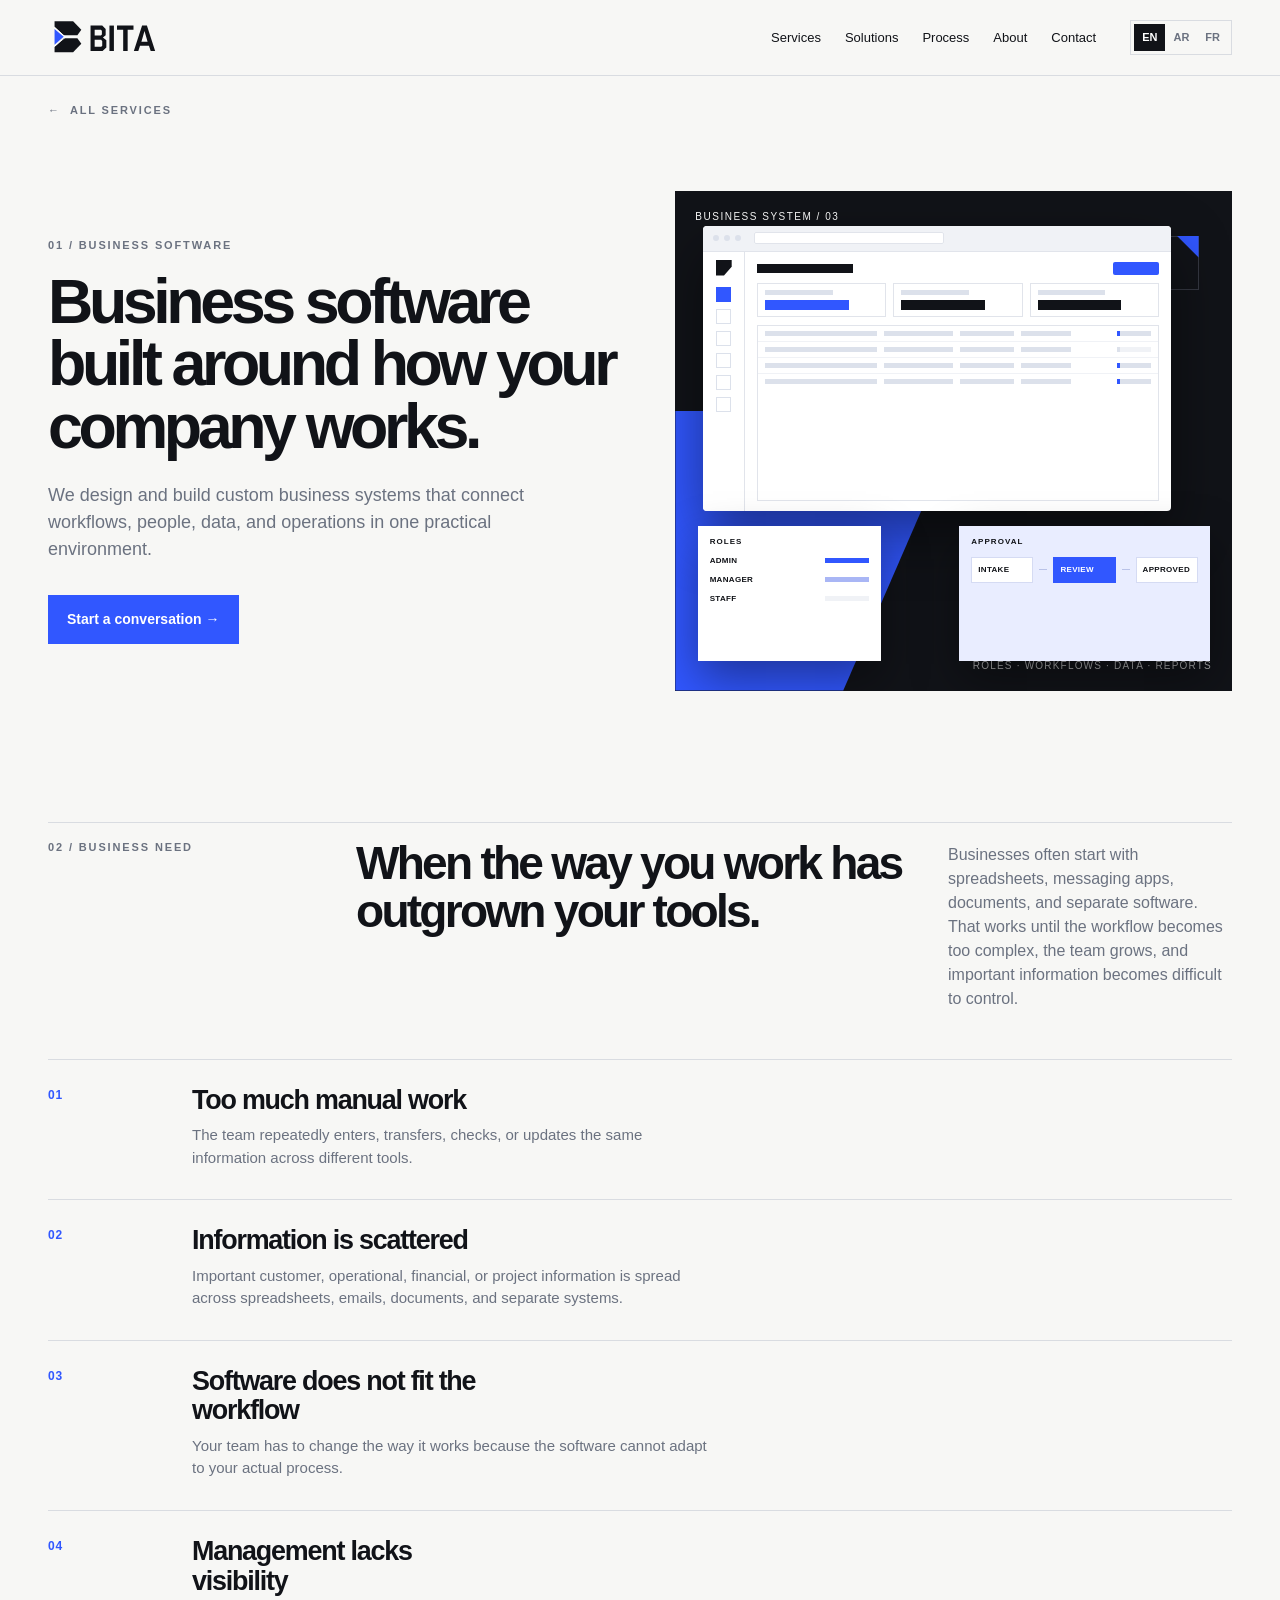
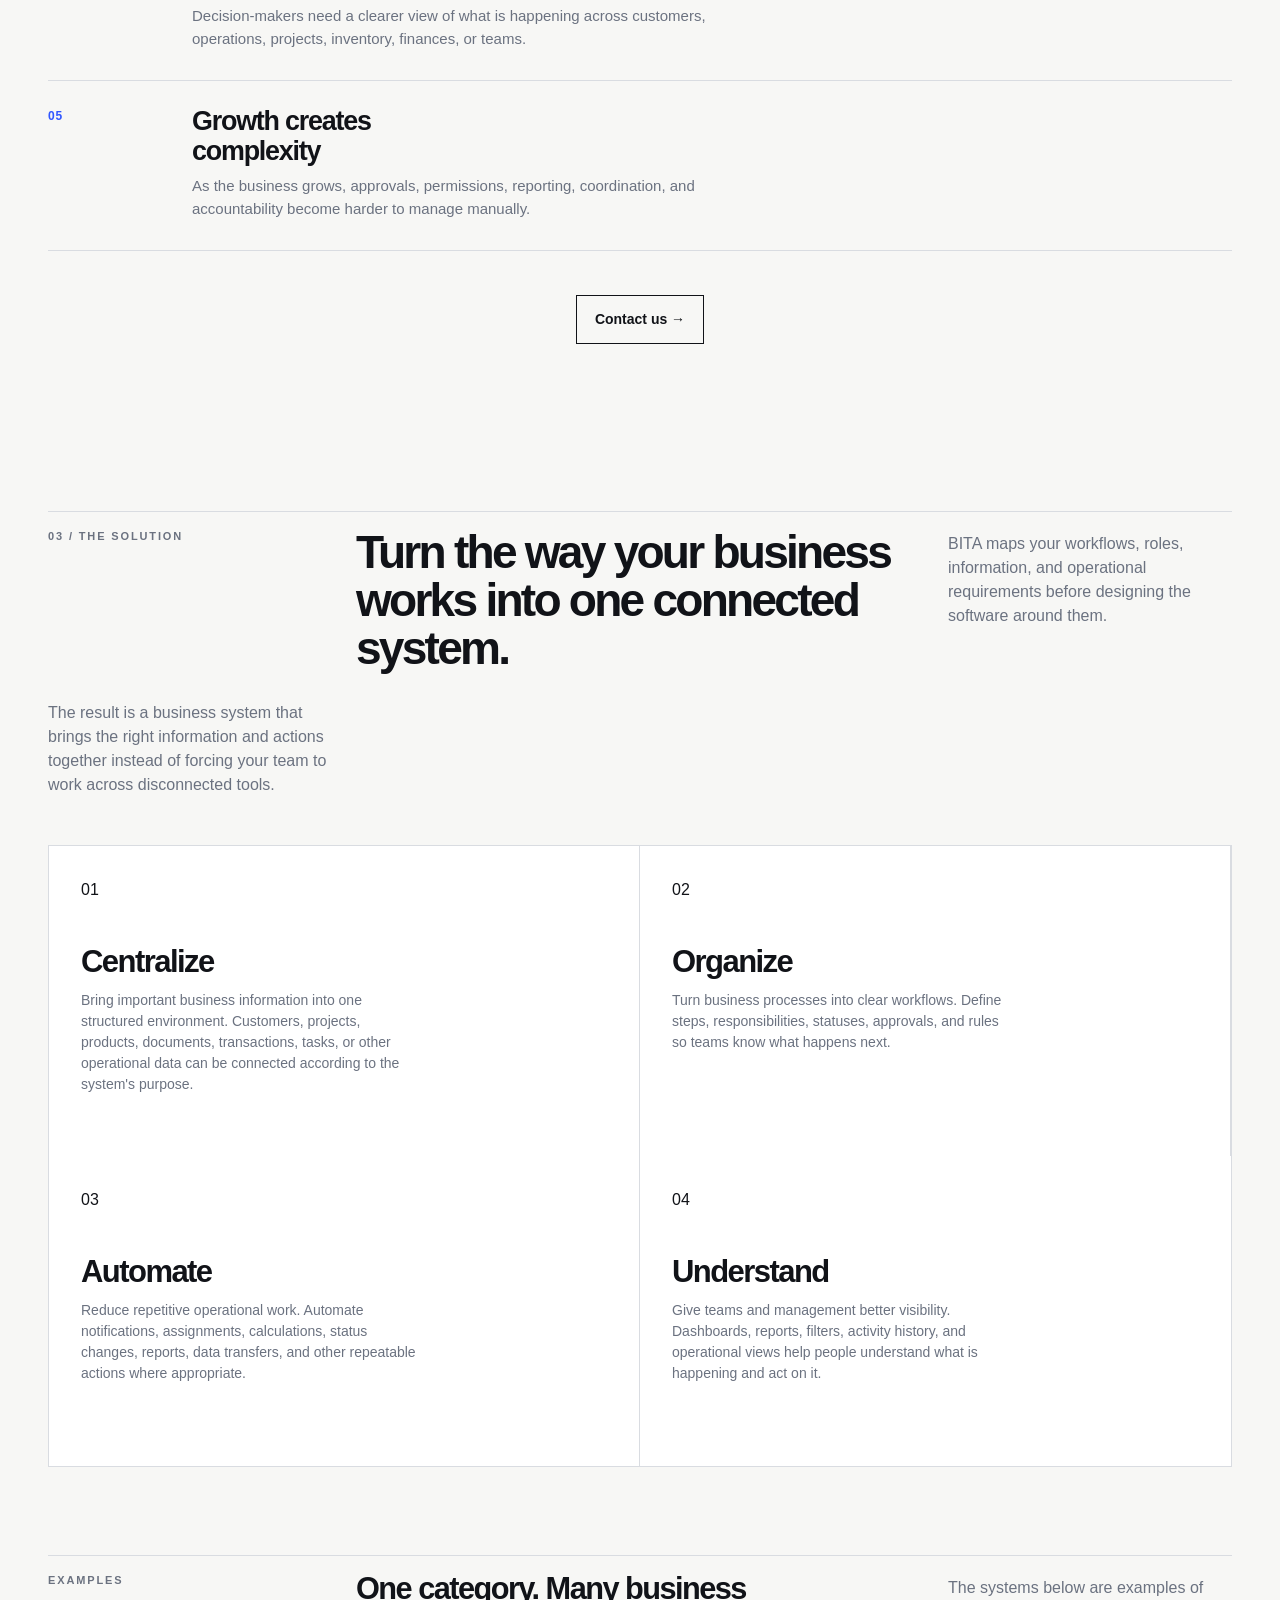
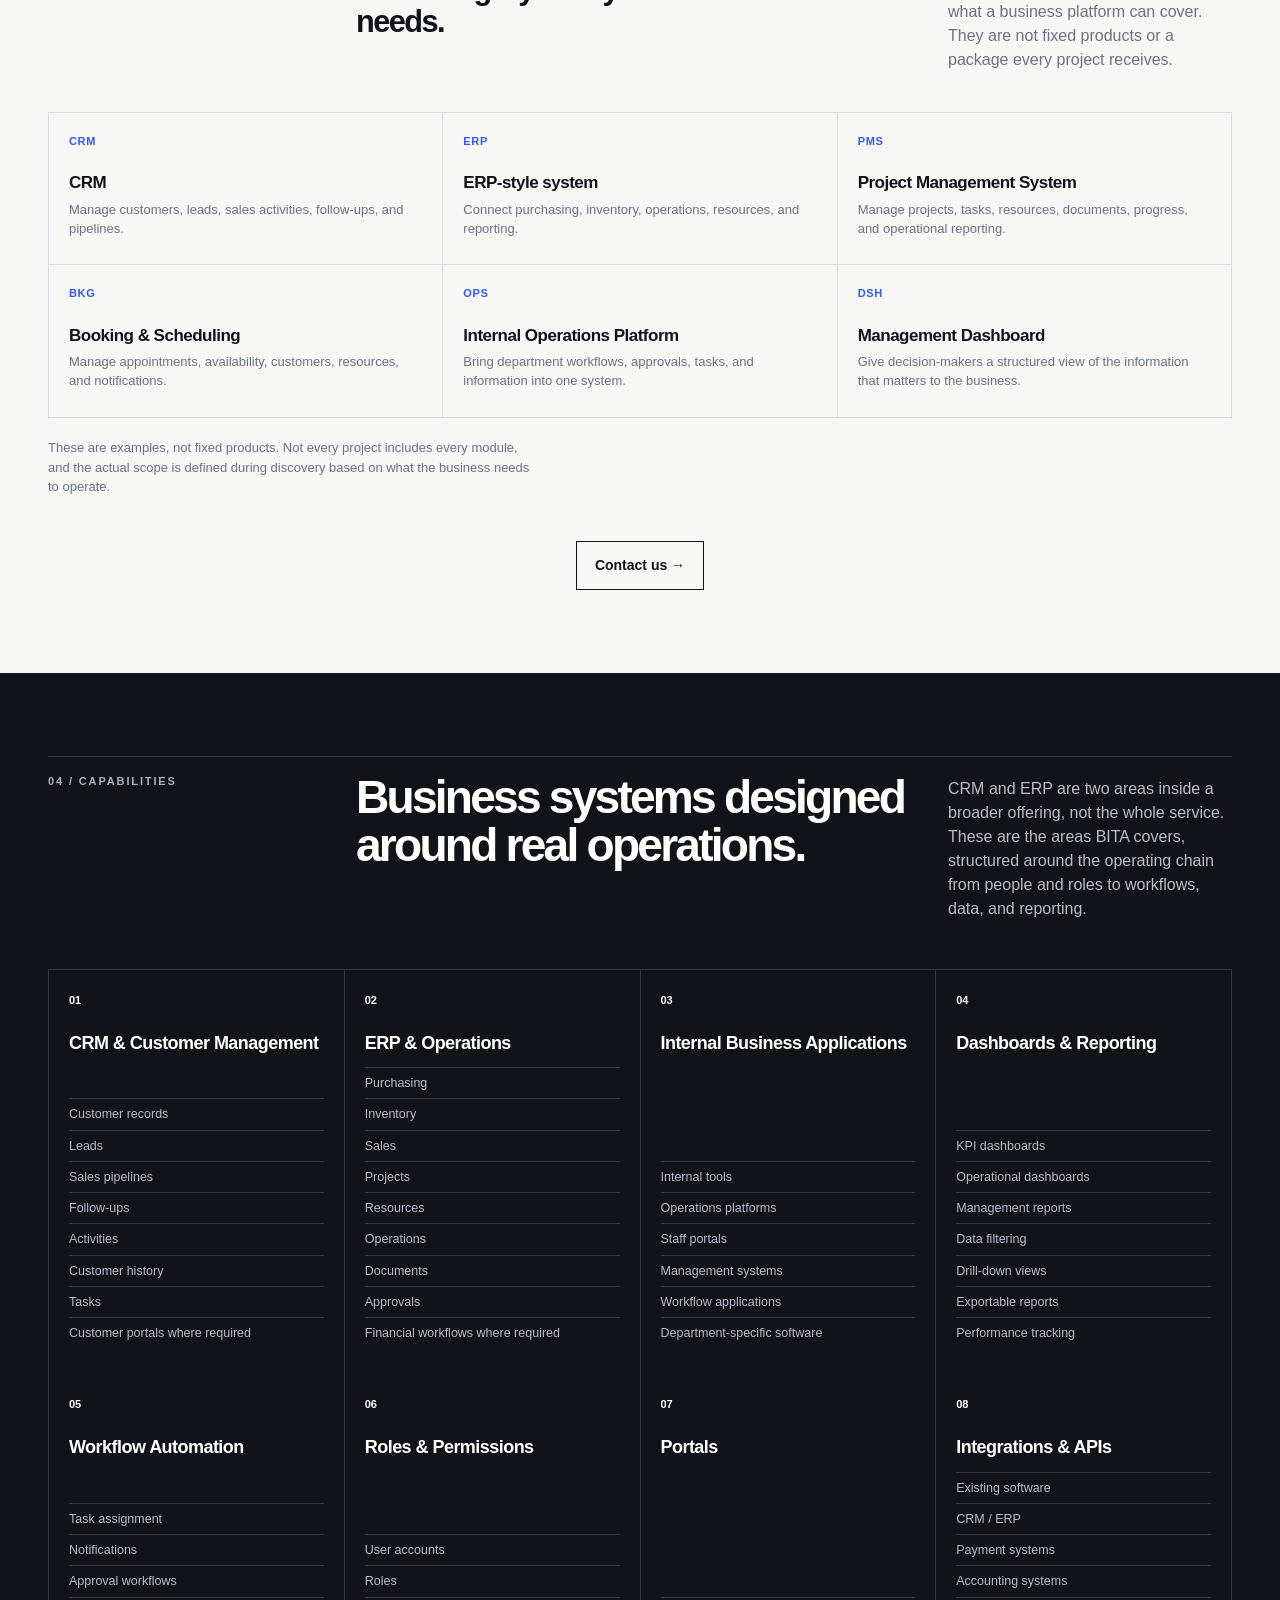
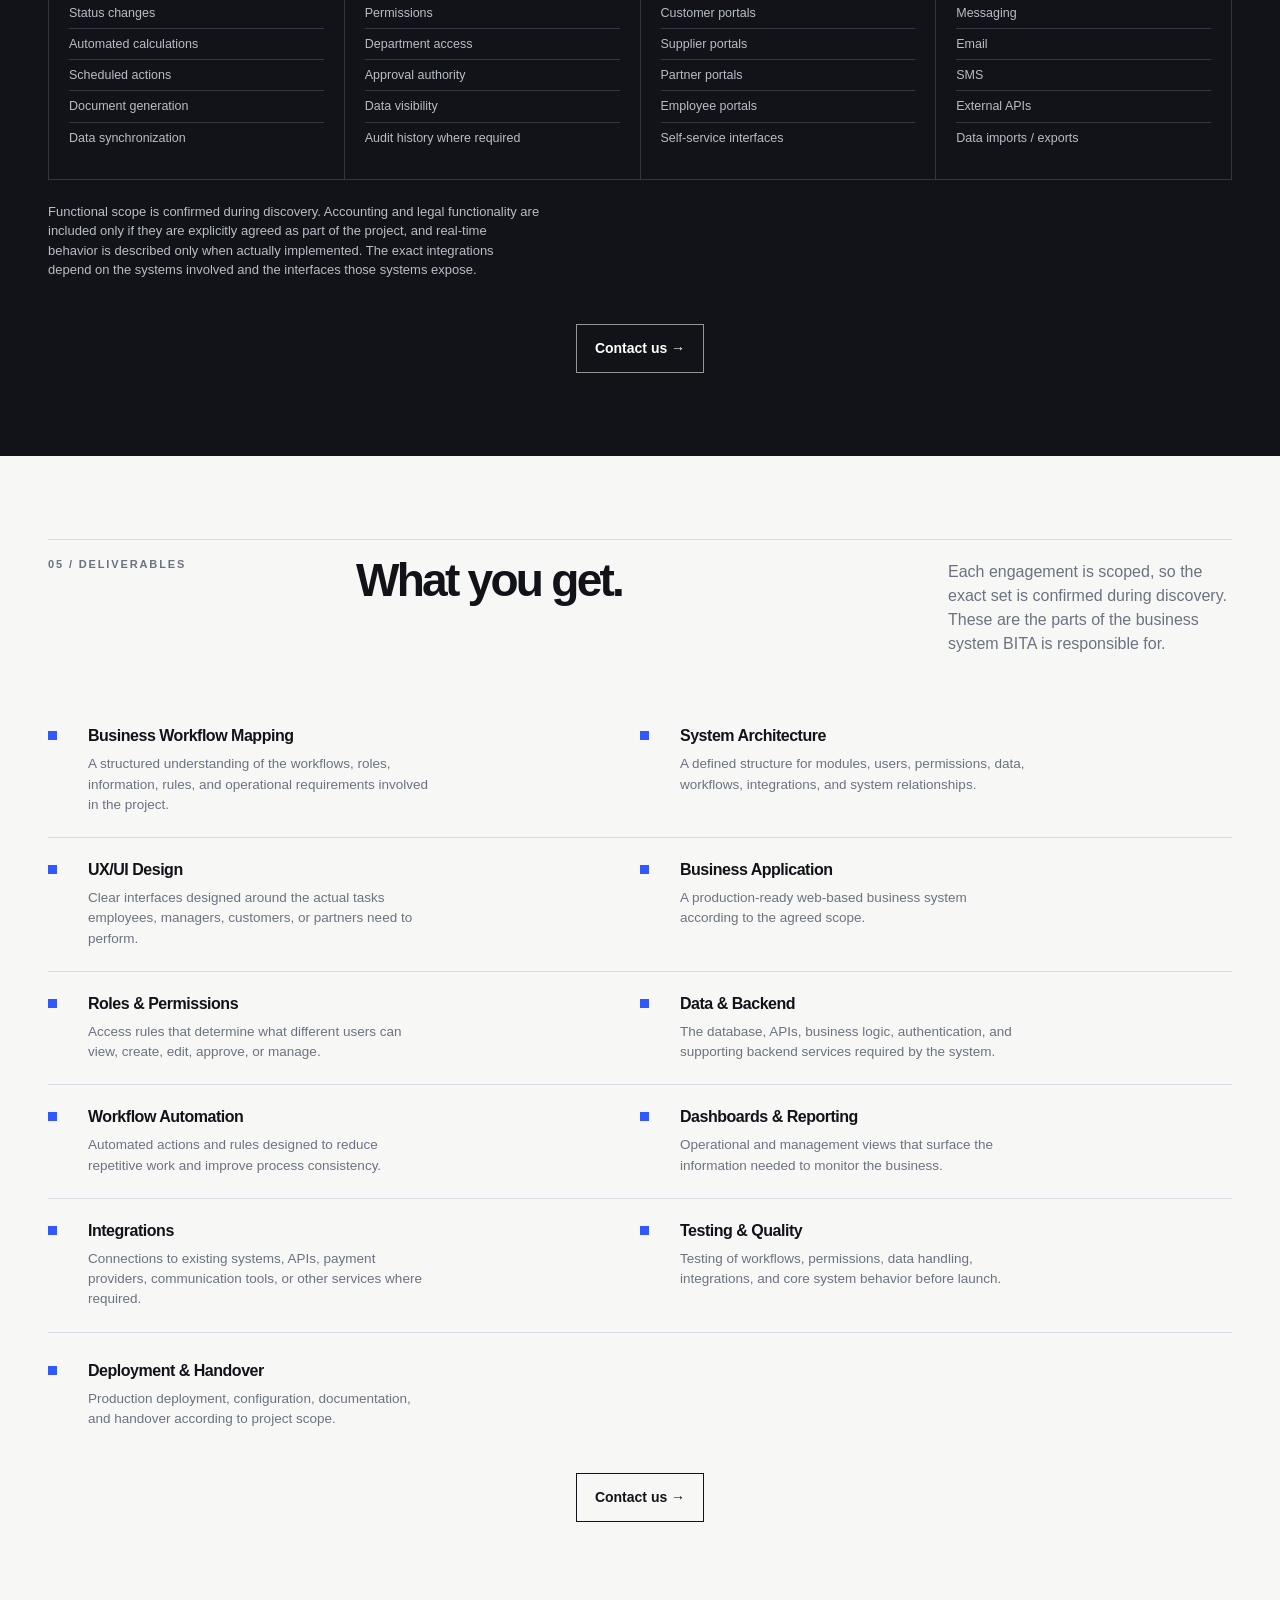
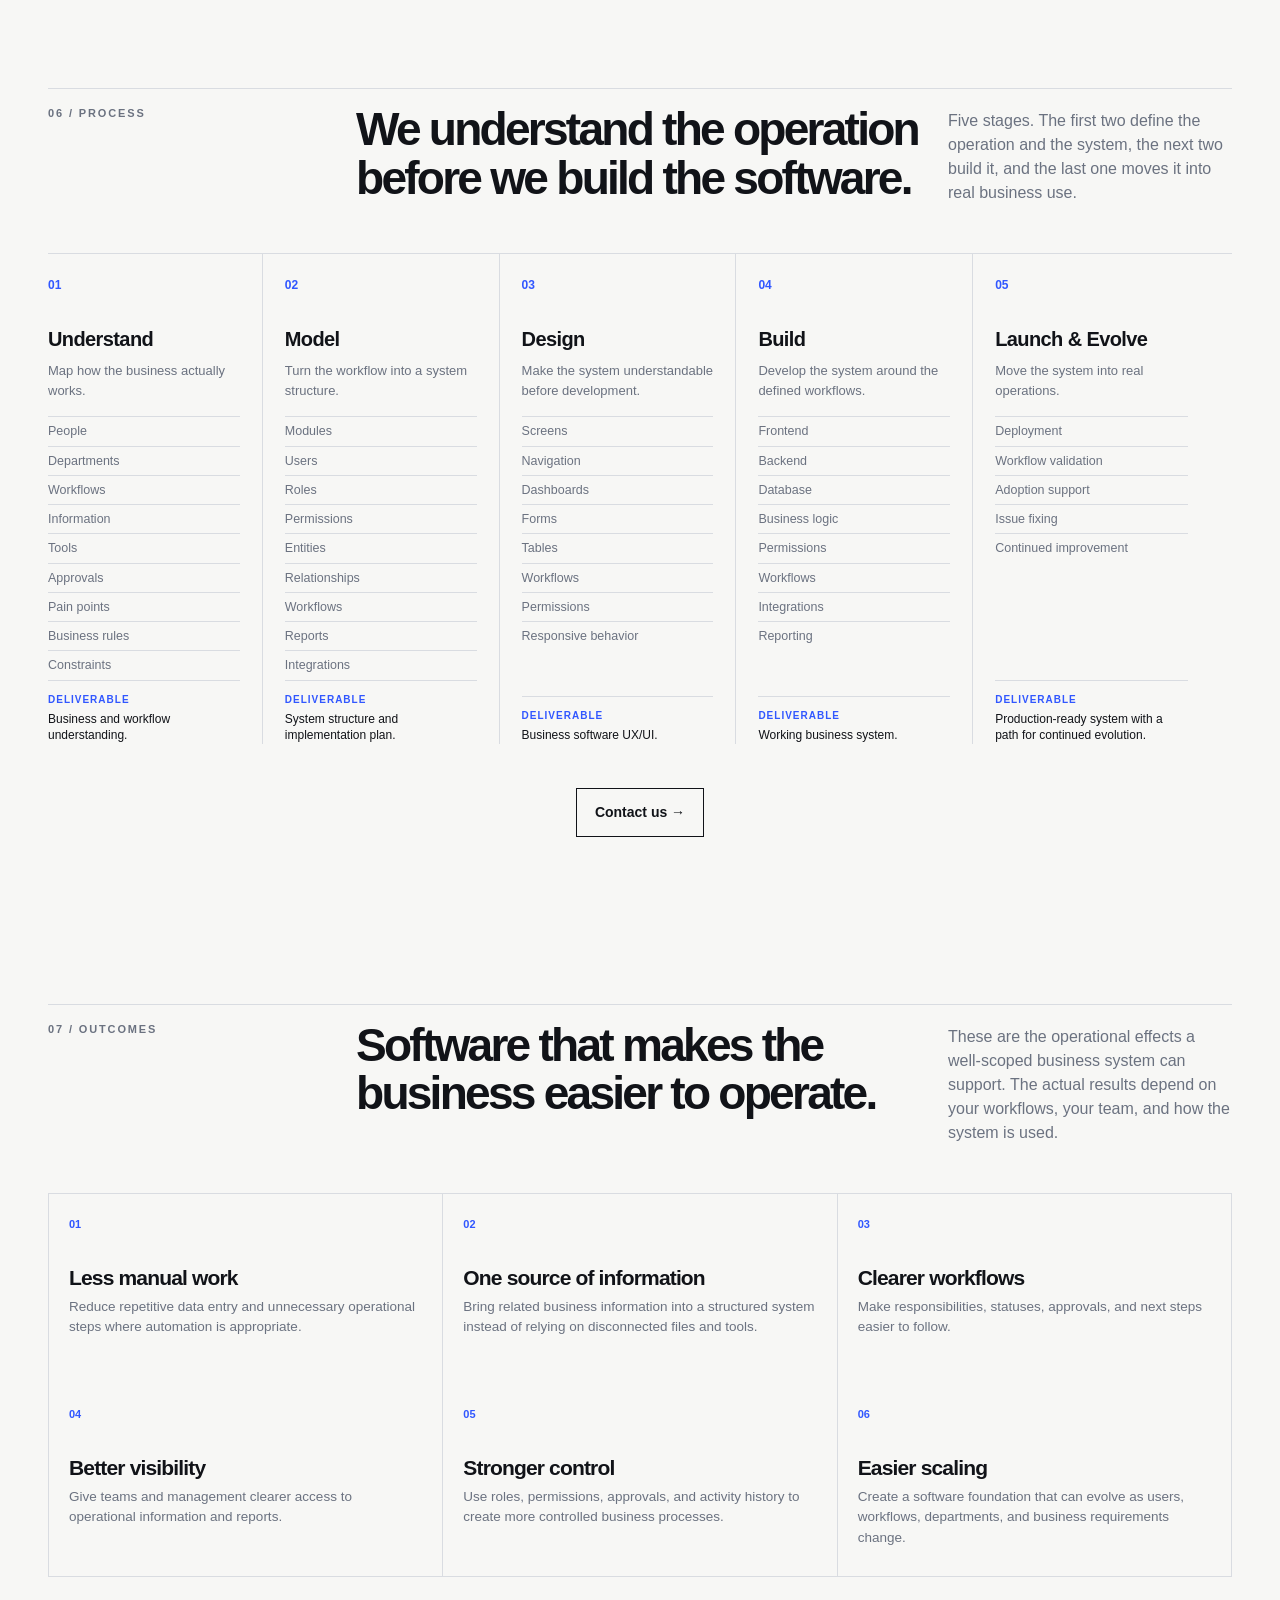
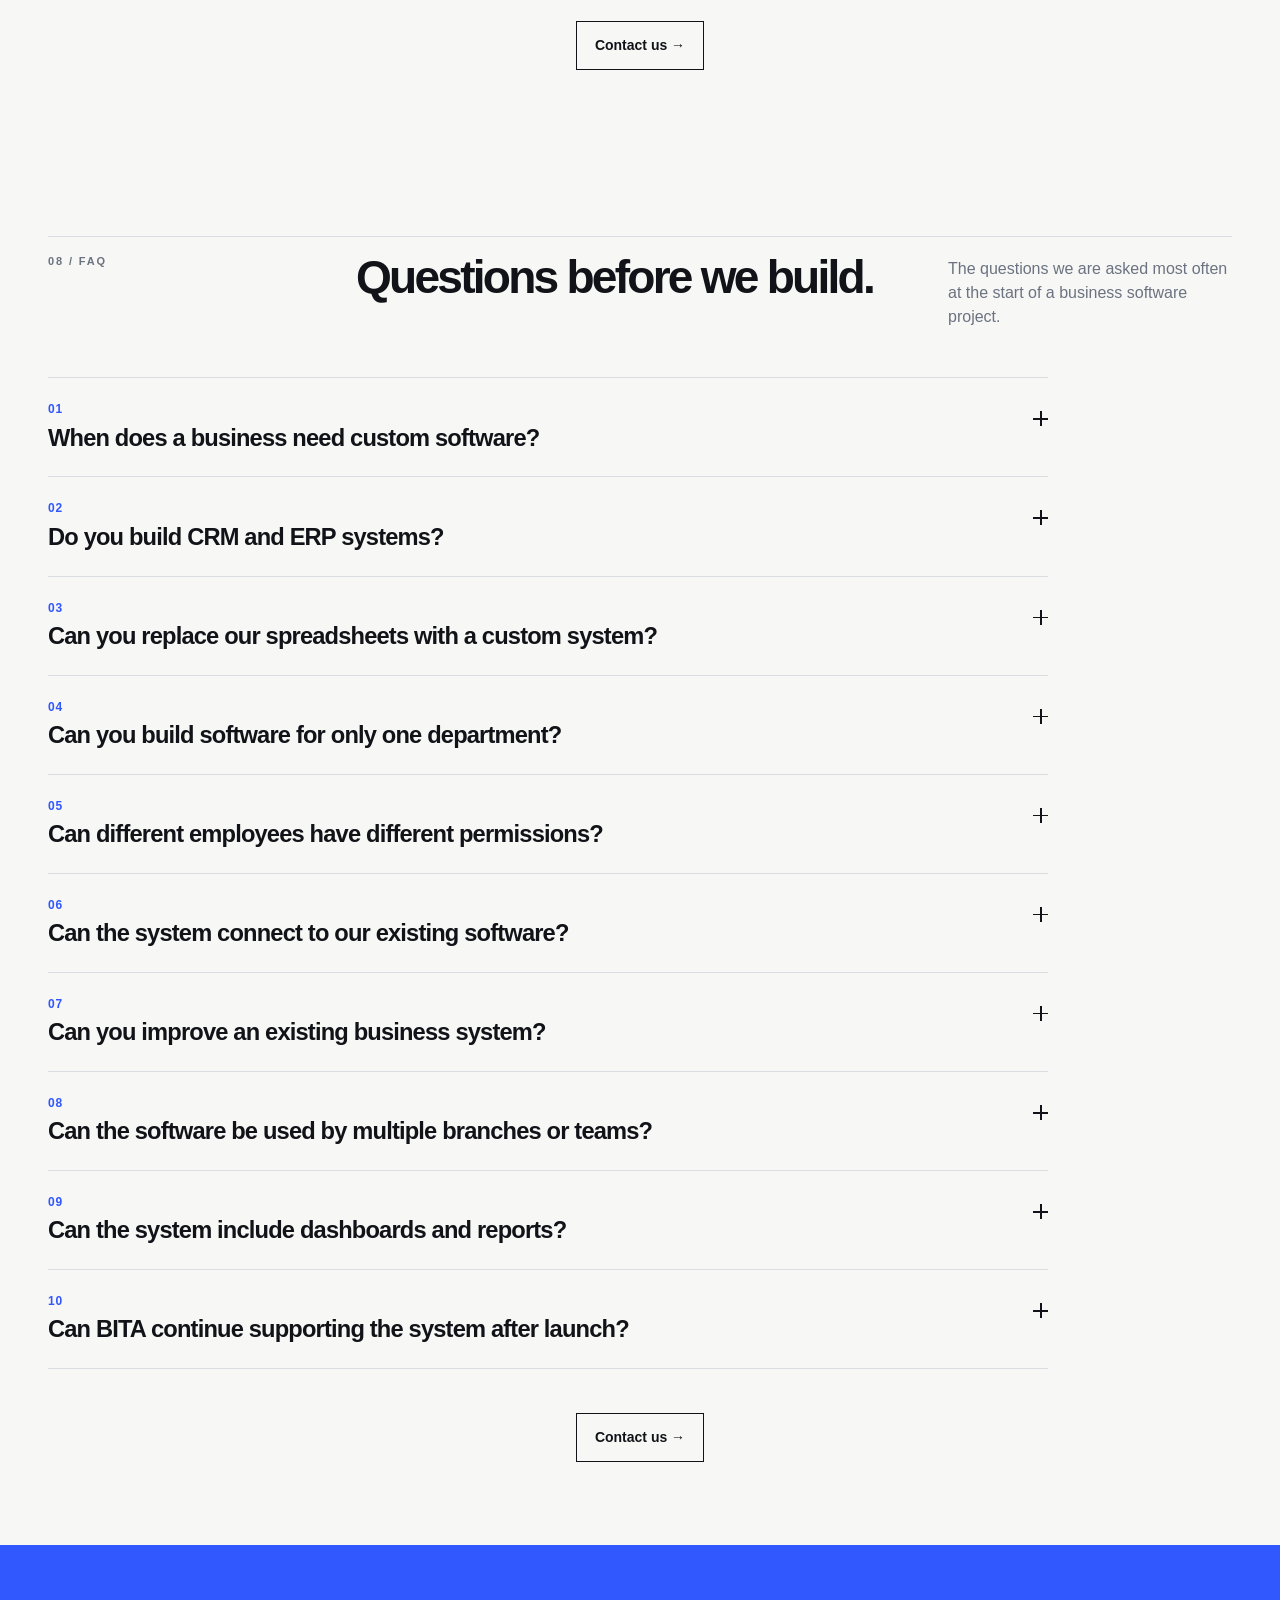
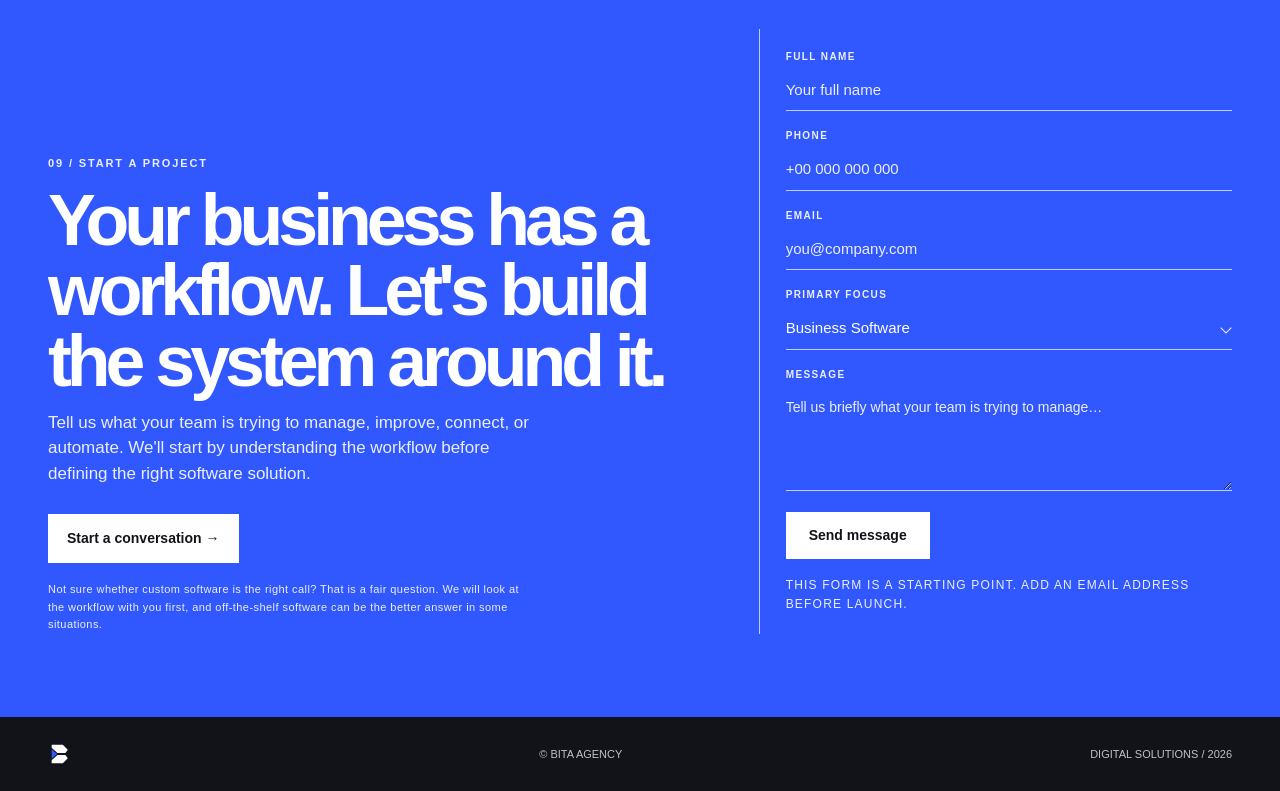
<file: services/business-software/index.html>
<!doctype html>
<html lang="en" dir="ltr" data-lang="en">

<head>
    <meta charset="utf-8">
    <meta name="viewport" content="width=device-width,initial-scale=1">

    <script>
        /* The chosen language is stored so it follows the reader across pages.
           It is applied here, before the stylesheet renders, because applying
           it later would paint the English copy first and then swap every
           string, which reads as a flash and shifts the layout. */
        try {
            var bitaLang = localStorage.getItem('bita-lang');
            if (bitaLang === 'en' || bitaLang === 'ar' || bitaLang === 'fr') {
                var bitaRoot = document.documentElement;
                bitaRoot.dataset.lang = bitaLang;
                bitaRoot.lang = bitaLang;
                bitaRoot.dir = bitaLang === 'ar' ? 'rtl' : 'ltr';
            }
        } catch (e) { }
    </script>
    <title>Business Software Development | BITA Agency</title>
    <meta name="description"
        content="BITA designs and builds custom business software around your workflows, operations, users, data, dashboards, automation, and integrations.">
    <meta property="og:type" content="website">
    <meta property="og:title" content="Business Software Development | BITA Agency">
    <meta property="og:description"
        content="BITA designs and builds custom business software around your workflows, operations, users, data, dashboards, automation, and integrations.">
    <meta name="twitter:card" content="summary">
    <link rel="icon" href="../../favicon.svg" type="image/svg+xml">
    <link rel="apple-touch-icon" href="../../apple-touch-icon.png">
    <link rel="stylesheet" href="../../assets/css/bita.css">
    <link rel="stylesheet" href="../../assets/css/service.css">
    <script type="application/json" id="page-meta">
        {
            "titles": {
                "en": "Business Software Development | BITA Agency",
                "ar": "تطوير برمجيات الأعمال | BITA",
                "fr": "Développement de logiciels de gestion | BITA"
            },
            "descriptions": {
                "en": "BITA designs and builds custom business software around your workflows, operations, users, data, dashboards, automation, and integrations.",
                "ar": "تصمم BITA وتبني برمجيات أعمال مخصصة حول مسارات عملك وعملياتك ومستخدميك وبياناتك ولوحات تحكمك وأتمتتك وتكاملاتك.",
                "fr": "BITA conçoit et développe des logiciels de gestion sur mesure autour de vos processus, de vos opérations, de vos utilisateurs, de vos données, de vos tableaux de bord, de vos automatisations et de vos intégrations."
            }
        }
    </script>
</head>

<body>
    <header>
        <div class="wrap">
            <a class="logo" href="../../index.html" data-i18n="BITA Digital Solutions|BITA للحلول الرقمية|BITA Solutions digitales"
                aria-label="BITA Digital Solutions">
                <svg viewBox="0 0 450 110" width="450" height="110" aria-hidden="true" focusable="false">
                    <g transform="translate(20 4) scale(.93)">
                        <path fill="#111318" d="M0 0H61L88 28L75 46H30L0 18Z" />
                        <path fill="#111318" d="M30 56H75L88 74L61 102H0V84Z" />
                        <path fill="#3157FF" d="M0 25L30 51L0 77Z" />
                        <path fill="none" stroke="#FFFFFF" stroke-width="3" stroke-linejoin="miter"
                            d="M0 20L36 52L0 82" />
                    </g>
                    <g transform="translate(130 17) scale(1.05)" fill="#111318">
                        <path
                            d="M0 0H34L44 10V28L36 35L46 43V64L35 74H0V0ZM12 12V29H30L33 26V15L30 12H12ZM12 41V62H31L34 59V46L31 41H12Z" />
                        <path d="M55 0H68V74H55Z" />
                        <path d="M77 0H125V12H108V74H95V12H77Z" />
                        <path d="M150 0H164L188 74H175L170 59H144L139 74H126L150 0ZM157 16L148 47H166L157 16Z" />
                    </g>
                </svg>
            </a>
            <nav class="nav" data-i18n="Primary navigation|التنقل الرئيسي|Navigation principale"
                aria-label="Primary navigation"><a class="nav-link" href="../../index.html#services"><span class="en">Services</span><span
                        class="ar">الخدمات</span><span class="fr">Services</span></a><a class="nav-link"
                    href="../../index.html#solutions"><span class="en">Solutions</span><span class="ar">الحلول</span><span
                        class="fr">Solutions</span></a><a class="nav-link" href="../../index.html#process"><span
                        class="en">Process</span><span class="ar">المنهجية</span><span
                        class="fr">Méthode</span></a><a class="nav-link" href="../../index.html#about"><span
                        class="en">About</span><span class="ar">من نحن</span><span
                        class="fr">À propos</span></a><a class="nav-link" href="../../index.html#contact"><span
                        class="en">Contact</span><span class="ar">تواصل</span><span class="fr">Contact</span></a>
                <div class="lang" role="group" data-i18n="Language|اللغة|Langue" aria-label="Language"><button
                        class="active" data-lang="en" lang="en">EN</button><button data-lang="ar"
                        lang="ar">AR</button><button data-lang="fr" lang="fr">FR</button></div>
            </nav><a class="menu" href="../../index.html#contact" style="text-decoration:none;color:inherit"
                data-i18n="Jump to contact|الانتقال إلى التواصل|Accéder à la section contact"
                aria-label="Jump to contact">↗</a>
        </div>
    </header>
    <main>
        <div class="svc-breadcrumb">
            <div class="wrap"><a class="crumb" href="../../index.html#services"><span aria-hidden="true">←</span><span
                        class="en">All services</span><span class="ar">كل الخدمات</span><span
                        class="fr">Tous les services</span></a></div>
        </div>

        <!-- ============================== 01 HERO ============================== -->
        <section class="svc-hero">
            <div class="wrap svc-hero-grid">
                <div>
                    <div class="eyebrow en">01 / BUSINESS SOFTWARE</div>
                    <div class="eyebrow ar">01 / برمجيات الأعمال</div>
                    <div class="eyebrow fr">01 / LOGICIELS DE GESTION</div>
                    <h1 class="en">Business software built around how your company works.</h1>
                    <h1 class="ar">برمجيات أعمال مبنية حول طريقة عمل شركتك.</h1>
                    <h1 class="fr">Des logiciels de gestion conçus autour du fonctionnement de votre entreprise.</h1>
                    <p class="en">We design and build custom business systems that connect workflows, people, data,
                        and operations in one practical environment.</p>
                    <p class="ar">نصمم ونبني أنظمة أعمال مخصصة تربط مسارات العمل والأشخاص والبيانات والعمليات في بيئة
                        عملية واحدة.</p>
                    <p class="fr">Nous concevons et développons des systèmes de gestion sur mesure qui relient les
                        processus, les personnes, les données et les opérations dans un seul environnement
                        pratique.</p>
                    <div class="actions"><a class="button primary" href="#start"><span class="en">Start a
                                conversation →</span><span class="ar">اتصل بنا →</span><span
                                class="fr">Démarrer une conversation →</span></a></div>
                </div>
                <div class="svc-art" role="img"
                    data-i18n="Composed business system: an operations console with a record table, an approval lane, and a roles and permissions panel sharing one structure|نظام أعمال متكامل: وحدة تحكم تشغيلية بجدول سجلات ومسار موافقات ولوحة أدوار وصلاحيات تتشارك بنية واحدة|Un système de gestion composé : une console opérationnelle avec un tableau de données, un circuit d'approbation et un panneau des rôles et permissions partageant une même structure"
                    aria-label="Composed business system: an operations console with a record table, an approval lane, and a roles and permissions panel sharing one structure">
                    <div class="gridlines"></div>
                    <div class="wedge" aria-hidden="true"></div>
                    <div class="art-frame" aria-hidden="true"></div>

                    <div class="art-window biz" aria-hidden="true">
                        <div class="art-chrome"><i></i><i></i><i></i><span class="art-url"></span></div>
                        <div class="art-app">
                            <div class="art-rail"><span class="mark"></span><b class="on"></b><b></b><b></b><b></b><b></b>
                            <b></b>
                            </div>
                            <div class="art-main">
                                <div class="art-h"><span></span><em></em></div>
                                <div class="art-tiles">
                                    <div class="art-tile hot"><span></span><b></b></div>
                                    <div class="art-tile"><span></span><b></b></div>
                                    <div class="art-tile"><span></span><b></b></div>
                                </div>
                                <div class="art-rows four">
                                    <div><span class="c1"></span><span class="c2"></span><span class="c3"></span><span
                                            class="c4"></span><span class="art-pill"></span></div>
                                    <div><span class="c1"></span><span class="c2"></span><span class="c3"></span><span
                                            class="c4"></span><span class="art-pill off"></span></div>
                                    <div><span class="c1"></span><span class="c2"></span><span class="c3"></span><span
                                            class="c4"></span><span class="art-pill"></span></div>
                                    <div><span class="c1"></span><span class="c2"></span><span class="c3"></span><span
                                            class="c4"></span><span class="art-pill"></span></div>
                                </div>
                            </div>
                        </div>
                    </div>

                    <div class="bsw-roles" aria-hidden="true">
                        <small><span class="en">Roles</span><span class="ar">الأدوار</span><span class="fr">Rôles</span></small>
                        <div class="bsw-role"><b><span class="en">Admin</span><span class="ar">مدير النظام</span><span
                                    class="fr">Admin</span></b><em class="full"></em></div>
                        <div class="bsw-role"><b><span class="en">Manager</span><span class="ar">مدير</span><span
                                    class="fr">Responsable</span></b><em class="part"></em></div>
                        <div class="bsw-role"><b><span class="en">Staff</span><span class="ar">موظف</span><span
                                    class="fr">Équipe</span></b><em></em></div>
                    </div>

                    <div class="bsw-flow" aria-hidden="true">
                        <small><span class="en">Approval</span><span class="ar">الموافقة</span><span
                                class="fr">Approbation</span></small>
                        <div class="bsw-stages">
                            <b><span class="en">Intake</span><span class="ar">استلام</span><span
                                    class="fr">Demande</span></b><i></i>
                            <b class="on"><span class="en">Review</span><span class="ar">مراجعة</span><span
                                    class="fr">Révision</span></b><i></i>
                            <b><span class="en">Approved</span><span class="ar">معتمد</span><span
                                    class="fr">Approuvé</span></b>
                        </div>
                    </div>

                    <div class="corner-note">BUSINESS SYSTEM / 03</div>
                    <div class="axis">ROLES · WORKFLOWS · DATA · REPORTS</div>
                </div>
            </div>
        </section>

        <!-- ========================= 02 BUSINESS NEED ========================= -->
        <section class="section" id="need">
            <div class="wrap">
                <div class="section-head">
                    <div class="eyebrow en">02 / BUSINESS NEED</div>
                    <div class="eyebrow ar">02 / حاجة العمل</div>
                    <div class="eyebrow fr">02 / BESOIN MÉTIER</div>
                    <h2 class="section-title en">When the way you work has outgrown your tools.</h2>
                    <h2 class="section-title ar">حين تتجاوز طريقة عملك قدرات أدواتك.</h2>
                    <h2 class="section-title fr">Quand votre façon de travailler dépasse vos outils.</h2>
                    <p class="section-intro en">Businesses often start with spreadsheets, messaging apps, documents, and
                        separate software. That works until the workflow becomes too complex, the team grows, and
                        important information becomes difficult to control.</p>
                    <p class="section-intro ar">تبدأ الشركات غالبًا بجداول البيانات وتطبيقات المراسلة والمستندات وبرمجيات
                        منفصلة. يعمل ذلك حتى يصبح مسار العمل معقدًا جدًا، وكبر الفريق، وصعب التحكم في المعلومات
                        المهمة.</p>
                    <p class="section-intro fr">Les entreprises démarrent souvent avec des tableurs, des applications de
                        messagerie, des documents et des logiciels séparés. Cela fonctionne jusqu'à ce que le processus
                        devienne trop complexe, que l'équipe grandisse et que l'information devienne difficile à
                        maîtriser.</p>
                </div>
                <div class="need-list">
                    <article class="need">
                        <div class="need-no">01</div>
                        <div>
                            <h3 class="en">Too much manual work</h3>
                            <h3 class="ar">عمل يدوي أكثر من اللازم</h3>
                            <h3 class="fr">Trop de travail manuel</h3>
                            <p class="en">The team repeatedly enters, transfers, checks, or updates the same information
                                across different tools.</p>
                            <p class="ar">يُدخل الفريق نفس المعلومات أو ينقلها أو يتحقق منها أو يحدّثها بشكل متكرر عبر
                                أدوات مختلفة.</p>
                            <p class="fr">L'équipe saisit, transfère, vérifie ou met à jour sans cesse la même information
                                dans différents outils.</p>
                        </div>
                    </article>
                    <article class="need">
                        <div class="need-no">02</div>
                        <div>
                            <h3 class="en">Information is scattered</h3>
                            <h3 class="ar">المعلومات مبعثرة</h3>
                            <h3 class="fr">L'information est dispersée</h3>
                            <p class="en">Important customer, operational, financial, or project information is spread
                                across spreadsheets, emails, documents, and separate systems.</p>
                            <p class="ar">تنتشر معلومات العملاء أو العمليات أو المالية أو المشاريع في جداول البيانات
                                والبريد والمستندات والأنظمة المنفصلة.</p>
                            <p class="fr">Les informations clients, opérationnelles, financières ou de projet sont
                                éparpillées entre tableurs, e-mails, documents et systèmes distincts.</p>
                        </div>
                    </article>
                    <article class="need">
                        <div class="need-no">03</div>
                        <div>
                            <h3 class="en">Software does not fit the workflow</h3>
                            <h3 class="ar">البرمجيات لا تناسب سير العمل</h3>
                            <h3 class="fr">Le logiciel ne correspond pas au processus</h3>
                            <p class="en">Your team has to change the way it works because the software cannot adapt to
                                your actual process.</p>
                            <p class="ar">عليك تغيير طريقة عمل فريقك لأن البرمجيات لا تستطيع التكيف مع عمليتك
                                الفعلية.</p>
                            <p class="fr">Votre équipe doit changer sa façon de travailler parce que le logiciel ne
                                s'adapte pas à votre processus réel.</p>
                        </div>
                    </article>
                    <article class="need">
                        <div class="need-no">04</div>
                        <div>
                            <h3 class="en">Management lacks visibility</h3>
                            <h3 class="ar">الإدارة تفتقر إلى الرؤية</h3>
                            <h3 class="fr">La direction manque de visibilité</h3>
                            <p class="en">Decision-makers need a clearer view of what is happening across customers,
                                operations, projects, inventory, finances, or teams.</p>
                            <p class="ar">يحتاج أصحاب القرار إلى رؤية أوضح لما يحدث عبر العملاء والطلبات والمشاريع
                                والمخزون والمالية والفرق.</p>
                            <p class="fr">Les décideurs ont besoin d'une vision plus claire de ce qui se passe chez les
                                clients, les opérations, les projets, les stocks, les finances ou les équipes.</p>
                        </div>
                    </article>
                    <article class="need">
                        <div class="need-no">05</div>
                        <div>
                            <h3 class="en">Growth creates complexity</h3>
                            <h3 class="ar">النمو يخلق التعقيد</h3>
                            <h3 class="fr">La croissance crée de la complexité</h3>
                            <p class="en">As the business grows, approvals, permissions, reporting, coordination, and
                                accountability become harder to manage manually.</p>
                            <p class="ar">مع نمو العمل تصبح الموافقات والصلاحيات والتقارير والتنسيق والمساءلة أصعب في
                                الإدارة اليدوية.</p>
                            <p class="fr">À mesure que l'entreprise grandit, les approbations, les permissions, le
                                reporting, la coordination et la responsabilité deviennent plus difficiles à gérer
                                manuellement.</p>
                        </div>
                    </article>
                </div>
                <div class="section-cta"><a class="button ghost" href="#start"><span class="en">Contact us
                                        →</span><span class="ar">اتصل بنا →</span><span class="fr">Nous contacter
                                        →</span></a></div>
            </div>
        </section>

        <!-- =========================== 03 SOLUTION =========================== -->
        <section class="section" id="solution">
            <div class="wrap">
                <div class="section-head">
                    <div class="eyebrow en">03 / THE SOLUTION</div>
                    <div class="eyebrow ar">03 / الحل</div>
                    <div class="eyebrow fr">03 / LA SOLUTION</div>
                    <h2 class="section-title en">Turn the way your business works into one connected system.</h2>
                    <h2 class="section-title ar">حوّل طريقة عمل عملك إلى نظام واحد متصل.</h2>
                    <h2 class="section-title fr">Transformez votre façon de travailler en un système connecté.</h2>
                    <p class="section-intro en">BITA maps your workflows, roles, information, and operational
                        requirements before designing the software around them.</p>
                    <p class="section-intro ar">ترسم BITA خريطة لمسارات عملك وأدوارك ومعلوماتك ومتطلباتك التشغيلية قبل أن
                        تصمم البرمجيات حولها.</p>
                    <p class="section-intro fr">BITA cartographie vos processus, vos rôles, vos informations et vos
                        exigences opérationnelles avant de concevoir le logiciel autour.</p>
                    <p class="section-intro en">The result is a business system that brings the right information and
                        actions together instead of forcing your team to work across disconnected tools.</p>
                    <p class="section-intro ar">النتيجة نظام أعمال يجمع المعلومات والإجراءات المناسبة معًا بدلًا من
                        إجبار فريقك على العمل عبر أدوات منفصلة.</p>
                    <p class="section-intro fr">Le résultat est un système de gestion qui rassemble les bonnes
                        informations et les bonnes actions, au lieu d'obliger vos équipes à travailler avec des outils
                        déconnectés.</p>
                </div>
                <div class="solutions svc-solutions">
                    <article class="solution">
                        <div class="num">01</div>
                        <h3 class="en">Centralize</h3>
                        <h3 class="ar">نُركّز</h3>
                        <h3 class="fr">Centraliser</h3>
                        <p class="en">Bring important business information into one structured environment. Customers,
                            projects, products, documents, transactions, tasks, or other operational data can be
                            connected according to the system's purpose.</p>
                        <p class="ar">اجمع معلومات العمل المهمة في بيئة واحدة منظمة. ويمكن ربط العملاء والمشاريع
                            والمنتجات والمستندات والمعاملات والمهام أو غيرها من البيانات التشغيلية بحسب غرض النظام.</p>
                        <p class="fr">Réunissez les informations métier importantes dans un seul environnement structuré.
                            Clients, projets, produits, documents, transactions, tâches ou autres données
                            opérationnelles peuvent être reliés selon l'objet du système.</p>
                    </article>
                    <article class="solution">
                        <div class="num">02</div>
                        <h3 class="en">Organize</h3>
                        <h3 class="ar">نُنظّم</h3>
                        <h3 class="fr">Organiser</h3>
                        <p class="en">Turn business processes into clear workflows. Define steps, responsibilities,
                            statuses, approvals, and rules so teams know what happens next.</p>
                        <p class="ar">حوّل العمليات إلى مسارات عمل واضحة. حدد الخطوات والمسؤوليات والحالات والموافقات
                            والقواعد ليعرف الفريق ما يحدث تاليًا.</p>
                        <p class="fr">Transformez les processus en workflows clairs. Définissez les étapes, les
                            responsabilités, les statuts, les approbations et les règles pour que les équipes sachent
                            ce qui vient ensuite.</p>
                    </article>
                    <article class="solution">
                        <div class="num">03</div>
                        <h3 class="en">Automate</h3>
                        <h3 class="ar">نُؤتمت</h3>
                        <h3 class="fr">Automatiser</h3>
                        <p class="en">Reduce repetitive operational work. Automate notifications, assignments,
                            calculations, status changes, reports, data transfers, and other repeatable actions where
                            appropriate.</p>
                        <p class="ar">قلّل العمل التشغيلي المتكرر. أتمِت الإشعارات والإسنادات والحسابات وتغييرات الحالة
                            والتقارير ونقل البيانات والإجراءات المتكررة الأخرى عند الملاءمة.</p>
                        <p class="fr">Réduisez le travail opérationnel répétitif. Automatisez les notifications, les
                            affectations, les calculs, les changements de statut, les rapports, les transferts de données
                            et les autres actions répétitives lorsque c'est pertinent.</p>
                    </article>
                    <article class="solution">
                        <div class="num">04</div>
                        <h3 class="en">Understand</h3>
                        <h3 class="ar">نُفهم</h3>
                        <h3 class="fr">Comprendre</h3>
                        <p class="en">Give teams and management better visibility. Dashboards, reports, filters, activity
                            history, and operational views help people understand what is happening and act on it.</p>
                        <p class="ar">امنح الفرق والإدارة رؤية أفضل. تساعد لوحات التحكم والتقارير وعوامل التصفية وسجل
                            النشاط والعروض التشغيلية الناس على فهم ما يحدث والتصرف بناءً عليه.</p>
                        <p class="fr">Offrez aux équipes et à la direction une meilleure visibilité. Tableaux de bord,
                            rapports, filtres, historique d'activité et vues opérationnelles aident à comprendre ce qui
                            se passe et à agir en conséquence.</p>
                    </article>
                </div>

                <!-- System examples: a subsection of 03, not a separate section -->
                <div class="subhead">
                    <div class="eyebrow en">EXAMPLES</div>
                    <div class="eyebrow ar">أمثلة</div>
                    <div class="eyebrow fr">EXEMPLES</div>
                    <h2 class="section-title en">One category. Many business needs.</h2>
                    <h2 class="section-title ar">فئة واحدة. احتياجات أعمال كثيرة.</h2>
                    <h2 class="section-title fr">Une catégorie. De nombreux besoins métier.</h2>
                    <p class="section-intro en">The systems below are examples of what a business platform can cover.
                        They are not fixed products or a package every project receives.</p>
                    <p class="section-intro ar">الأنظمة أدناه أمثلة لما يمكن أن تغطيه منصة أعمال. وهي ليست منتجات ثابتة
                        ولا حزمة يحصل عليها كل مشروع.</p>
                    <p class="section-intro fr">Les systèmes ci-dessous sont des exemples de ce qu'une plateforme métier
                        peut couvrir. Ce ne sont ni des produits fixes ni un ensemble que chaque projet recevrait.</p>
                </div>
                <div class="models six">
                    <article class="model">
                        <div class="model-code">CRM</div>
                        <h3 class="en">CRM</h3>
                        <h3 class="ar">إدارة علاقات العملاء</h3>
                        <h3 class="fr">CRM</h3>
                        <p class="en">Manage customers, leads, sales activities, follow-ups, and pipelines.</p>
                        <p class="ar">أدر العملاء والعملاء المحتملين والأنشطة البيعية والمتابعات وخطوط المبيعات.</p>
                        <p class="fr">Gérez les clients, les prospects, les activités commerciales, les relances et les
                            pipelines.</p>
                    </article>
                    <article class="model">
                        <div class="model-code">ERP</div>
                        <h3 class="en">ERP-style system</h3>
                        <h3 class="ar">نظام بنمط تخطيط موارد المؤسسات</h3>
                        <h3 class="fr">Système de type ERP</h3>
                        <p class="en">Connect purchasing, inventory, operations, resources, and reporting.</p>
                        <p class="ar">اربط المشتريات والمخزون والعمليات والموارد والتقارير.</p>
                        <p class="fr">Reliez les achats, les stocks, les opérations, les ressources et le reporting.</p>
                    </article>
                    <article class="model">
                        <div class="model-code">PMS</div>
                        <h3 class="en">Project Management System</h3>
                        <h3 class="ar">نظام إدارة المشاريع</h3>
                        <h3 class="fr">Gestion de projet</h3>
                        <p class="en">Manage projects, tasks, resources, documents, progress, and operational
                            reporting.</p>
                        <p class="ar">أدر المشاريع والمهام والموارد والمستندات والتقدم والتقارير التشغيلية.</p>
                        <p class="fr">Gérez les projets, les tâches, les ressources, les documents, l'avancement et le
                            reporting opérationnel.</p>
                    </article>
                    <article class="model">
                        <div class="model-code">BKG</div>
                        <h3 class="en">Booking &amp; Scheduling</h3>
                        <h3 class="ar">الحجز والجدولة</h3>
                        <h3 class="fr">Réservation et planification</h3>
                        <p class="en">Manage appointments, availability, customers, resources, and notifications.</p>
                        <p class="ar">أدر المواعيد والتوافر والعملاء والموارد والإشعارات.</p>
                        <p class="fr">Gérez les rendez-vous, les disponibilités, les clients, les ressources et les
                            notifications.</p>
                    </article>
                    <article class="model">
                        <div class="model-code">OPS</div>
                        <h3 class="en">Internal Operations Platform</h3>
                        <h3 class="ar">منصة عمليات داخلية</h3>
                        <h3 class="fr">Plateforme d'opérations internes</h3>
                        <p class="en">Bring department workflows, approvals, tasks, and information into one system.</p>
                        <p class="ar">اجمع مسارات عمل الأقسام والموافقات والمهام والمعلومات في نظام واحد.</p>
                        <p class="fr">Réunissez les processus par service, les approbations, les tâches et les
                            informations dans un seul système.</p>
                    </article>
                    <article class="model">
                        <div class="model-code">DSH</div>
                        <h3 class="en">Management Dashboard</h3>
                        <h3 class="ar">لوحة تحكم إدارية</h3>
                        <h3 class="fr">Tableau de bord de pilotage</h3>
                        <p class="en">Give decision-makers a structured view of the information that matters to the
                            business.</p>
                        <p class="ar">امنح أصحاب القرار رؤية منظمة عن المعلومات المهمة بالنسبة للعمل.</p>
                        <p class="fr">Offrez aux décideurs une vue structurée des informations qui comptent pour
                            l'entreprise.</p>
                    </article>
                </div>
                <p class="models-note en">These are examples, not fixed products. Not every project includes every
                    module, and the actual scope is defined during discovery based on what the business needs to
                    operate.</p>
                <p class="models-note ar">هذه أمثلة وليست منتجات ثابتة. لا يشمل كل مشروع كل الوحدات، ويُحدَّد النطاق الفعلي
                    خلال مرحلة الاستكشاف بناءً على ما يحتاجه العمل للتشغيل.</p>
                <p class="models-note fr">Ce sont des exemples, pas des produits fixes. Tous les projets ne
                    comportent pas tous les modules, et le périmètre réel est défini pendant la phase de découverte
                    selon ce dont l'entreprise a besoin pour fonctionner.</p>
                <div class="section-cta"><a class="button ghost" href="#start"><span class="en">Contact us
                                        →</span><span class="ar">اتصل بنا →</span><span class="fr">Nous contacter
                                        →</span></a></div>
            </div>
        </section>

        <!-- ========================= 04 CAPABILITIES ========================= -->
        <section class="section dark" id="capabilities">
            <div class="wrap">
                <div class="section-head">
                    <div class="eyebrow en">04 / CAPABILITIES</div>
                    <div class="eyebrow ar">04 / القدرات</div>
                    <div class="eyebrow fr">04 / COMPÉTENCES</div>
                    <h2 class="section-title en">Business systems designed around real operations.</h2>
                    <h2 class="section-title ar">أنظمة أعمال مصممة حول عمليات حقيقية.</h2>
                    <h2 class="section-title fr">Des systèmes de gestion conçus autour d'opérations réelles.</h2>
                    <p class="section-intro en">CRM and ERP are two areas inside a broader offering, not the whole
                        service. These are the areas BITA covers, structured around the operating chain from people and
                        roles to workflows, data, and reporting.</p>
                    <p class="section-intro ar">إدارة علاقات العملاء وتخطيط موارد المؤسسات مجالان ضمن عرض أوسع، وليسا
                        الخدمة كاملة. وهذه هي المجالات التي تغطيها BITA، مهيكلة حول سلسلة التشغيل من الأشخاص والأدوار إلى
                        مسارات العمل والبيانات والتقارير.</p>
                    <p class="section-intro fr">Le CRM et l'ERP sont deux domaines d'une offre plus large, pas
                        l'ensemble du service. Voici les domaines couverts par BITA, structurés autour de la chaîne
                        opérationnelle, des personnes et des rôles aux processus, aux données et au reporting.</p>
                </div>
                <div class="cap-grid four dense">
                    <article class="cap">
                        <div class="cap-no">01</div>
                        <h3 class="en">CRM &amp; Customer Management</h3>
                        <h3 class="ar">إدارة علاقات العملاء والعملاء</h3>
                        <h3 class="fr">CRM et gestion client</h3>
                        <ul>
                            <li class="en">Customer records</li>
                            <li class="ar">سجلات العملاء</li>
                            <li class="fr">Fiches clients</li>
                            <li class="en">Leads</li>
                            <li class="ar">العملاء المحتملون</li>
                            <li class="fr">Prospects</li>
                            <li class="en">Sales pipelines</li>
                            <li class="ar">خطوط المبيعات</li>
                            <li class="fr">Pipelines commerciaux</li>
                            <li class="en">Follow-ups</li>
                            <li class="ar">المتابعات</li>
                            <li class="fr">Relances</li>
                            <li class="en">Activities</li>
                            <li class="ar">الأنشطة</li>
                            <li class="fr">Activités</li>
                            <li class="en">Customer history</li>
                            <li class="ar">سجل العميل</li>
                            <li class="fr">Historique client</li>
                            <li class="en">Tasks</li>
                            <li class="ar">المهام</li>
                            <li class="fr">Tâches</li>
                            <li class="en">Customer portals where required</li>
                            <li class="ar">بوابات العملاء عند الحاجة</li>
                            <li class="fr">Portails clients si nécessaire</li>
                        </ul>
                    </article>
                    <article class="cap">
                        <div class="cap-no">02</div>
                        <h3 class="en">ERP &amp; Operations</h3>
                        <h3 class="ar">تخطيط موارد المؤسسات والعمليات</h3>
                        <h3 class="fr">ERP et opérations</h3>
                        <ul>
                            <li class="en">Purchasing</li>
                            <li class="ar">المشتريات</li>
                            <li class="fr">Achats</li>
                            <li class="en">Inventory</li>
                            <li class="ar">المخزون</li>
                            <li class="fr">Stocks</li>
                            <li class="en">Sales</li>
                            <li class="ar">المبيعات</li>
                            <li class="fr">Ventes</li>
                            <li class="en">Projects</li>
                            <li class="ar">المشاريع</li>
                            <li class="fr">Projets</li>
                            <li class="en">Resources</li>
                            <li class="ar">الموارد</li>
                            <li class="fr">Ressources</li>
                            <li class="en">Operations</li>
                            <li class="ar">العمليات</li>
                            <li class="fr">Opérations</li>
                            <li class="en">Documents</li>
                            <li class="ar">المستندات</li>
                            <li class="fr">Documents</li>
                            <li class="en">Approvals</li>
                            <li class="ar">الموافقات</li>
                            <li class="fr">Approbations</li>
                            <li class="en">Financial workflows where required</li>
                            <li class="ar">مسارات مالية عند الحاجة</li>
                            <li class="fr">Processus financiers si nécessaire</li>
                        </ul>
                    </article>
                    <article class="cap">
                        <div class="cap-no">03</div>
                        <h3 class="en">Internal Business Applications</h3>
                        <h3 class="ar">تطبيقات الأعمال الداخلية</h3>
                        <h3 class="fr">Applications internes</h3>
                        <ul>
                            <li class="en">Internal tools</li>
                            <li class="ar">أدوات داخلية</li>
                            <li class="fr">Outils internes</li>
                            <li class="en">Operations platforms</li>
                            <li class="ar">منصات العمليات</li>
                            <li class="fr">Plateformes d'opérations</li>
                            <li class="en">Staff portals</li>
                            <li class="ar">بوابات الموظفين</li>
                            <li class="fr">Portails collaborateurs</li>
                            <li class="en">Management systems</li>
                            <li class="ar">أنظمة الإدارة</li>
                            <li class="fr">Systèmes de gestion</li>
                            <li class="en">Workflow applications</li>
                            <li class="ar">تطبيقات مسارات العمل</li>
                            <li class="fr">Applications de workflow</li>
                            <li class="en">Department-specific software</li>
                            <li class="ar">برمجيات خاصة بالأقسام</li>
                            <li class="fr">Logiciels par service</li>
                        </ul>
                    </article>
                    <article class="cap">
                        <div class="cap-no">04</div>
                        <h3 class="en">Dashboards &amp; Reporting</h3>
                        <h3 class="ar">لوحات التحكم والتقارير</h3>
                        <h3 class="fr">Tableaux de bord et reporting</h3>
                        <ul>
                            <li class="en">KPI dashboards</li>
                            <li class="ar">لوحات مؤشرات الأداء</li>
                            <li class="fr">Tableaux de bord KPI</li>
                            <li class="en">Operational dashboards</li>
                            <li class="ar">لوحات تشغيلية</li>
                            <li class="fr">Tableaux de bord opérationnels</li>
                            <li class="en">Management reports</li>
                            <li class="ar">تقارير إدارية</li>
                            <li class="fr">Rapports de direction</li>
                            <li class="en">Data filtering</li>
                            <li class="ar">تصفية البيانات</li>
                            <li class="fr">Filtrage des données</li>
                            <li class="en">Drill-down views</li>
                            <li class="ar">عروض تفصيلية</li>
                            <li class="fr">Vues détaillées</li>
                            <li class="en">Exportable reports</li>
                            <li class="ar">تقارير قابلة للتصدير</li>
                            <li class="fr">Rapports exportables</li>
                            <li class="en">Performance tracking</li>
                            <li class="ar">تتبع الأداء</li>
                            <li class="fr">Suivi de la performance</li>
                        </ul>
                    </article>
                    <article class="cap">
                        <div class="cap-no">05</div>
                        <h3 class="en">Workflow Automation</h3>
                        <h3 class="ar">أتمتة مسارات العمل</h3>
                        <h3 class="fr">Automatisation des processus</h3>
                        <ul>
                            <li class="en">Task assignment</li>
                            <li class="ar">إسناد المهام</li>
                            <li class="fr">Affectation des tâches</li>
                            <li class="en">Notifications</li>
                            <li class="ar">الإشعارات</li>
                            <li class="fr">Notifications</li>
                            <li class="en">Approval workflows</li>
                            <li class="ar">مسارات الموافقات</li>
                            <li class="fr">Circuits d'approbation</li>
                            <li class="en">Status changes</li>
                            <li class="ar">تغييرات الحالة</li>
                            <li class="fr">Changements de statut</li>
                            <li class="en">Automated calculations</li>
                            <li class="ar">حسابات آلية</li>
                            <li class="fr">Calculs automatiques</li>
                            <li class="en">Scheduled actions</li>
                            <li class="ar">إجراءات مجدولة</li>
                            <li class="fr">Actions planifiées</li>
                            <li class="en">Document generation</li>
                            <li class="ar">توليد المستندات</li>
                            <li class="fr">Génération de documents</li>
                            <li class="en">Data synchronization</li>
                            <li class="ar">مزامنة البيانات</li>
                            <li class="fr">Synchronisation des données</li>
                        </ul>
                    </article>
                    <article class="cap">
                        <div class="cap-no">06</div>
                        <h3 class="en">Roles &amp; Permissions</h3>
                        <h3 class="ar">الأدوار والصلاحيات</h3>
                        <h3 class="fr">Rôles et permissions</h3>
                        <ul>
                            <li class="en">User accounts</li>
                            <li class="ar">حسابات المستخدمين</li>
                            <li class="fr">Comptes utilisateurs</li>
                            <li class="en">Roles</li>
                            <li class="ar">الأدوار</li>
                            <li class="fr">Rôles</li>
                            <li class="en">Permissions</li>
                            <li class="ar">الصلاحيات</li>
                            <li class="fr">Permissions</li>
                            <li class="en">Department access</li>
                            <li class="ar">الوصول حسب القسم</li>
                            <li class="fr">Accès par service</li>
                            <li class="en">Approval authority</li>
                            <li class="ar">صلاحية الاعتماد</li>
                            <li class="fr">Autorité d'approbation</li>
                            <li class="en">Data visibility</li>
                            <li class="ar">رؤية البيانات</li>
                            <li class="fr">Visibilité des données</li>
                            <li class="en">Audit history where required</li>
                            <li class="ar">سجل التدقيق عند الحاجة</li>
                            <li class="fr">Historique d'audit si nécessaire</li>
                        </ul>
                    </article>
                    <article class="cap">
                        <div class="cap-no">07</div>
                        <h3 class="en">Portals</h3>
                        <h3 class="ar">البوابات</h3>
                        <h3 class="fr">Portails</h3>
                        <ul>
                            <li class="en">Customer portals</li>
                            <li class="ar">بوابات العملاء</li>
                            <li class="fr">Portails clients</li>
                            <li class="en">Supplier portals</li>
                            <li class="ar">بوابات الموردين</li>
                            <li class="fr">Portails fournisseurs</li>
                            <li class="en">Partner portals</li>
                            <li class="ar">بوابات الشركاء</li>
                            <li class="fr">Portails partenaires</li>
                            <li class="en">Employee portals</li>
                            <li class="ar">بوابات الموظفين</li>
                            <li class="fr">Portails collaborateurs</li>
                            <li class="en">Self-service interfaces</li>
                            <li class="ar">واجهات خدمة ذاتية</li>
                            <li class="fr">Interfaces en libre-service</li>
                        </ul>
                    </article>
                    <article class="cap">
                        <div class="cap-no">08</div>
                        <h3 class="en">Integrations &amp; APIs</h3>
                        <h3 class="ar">التكاملات والواجهات البرمجية</h3>
                        <h3 class="fr">Intégrations et API</h3>
                        <ul>
                            <li class="en">Existing software</li>
                            <li class="ar">البرمجيات القائمة</li>
                            <li class="fr">Logiciels existants</li>
                            <li class="en">CRM / ERP</li>
                            <li class="ar">إدارة العملاء / تخطيط الموارد</li>
                            <li class="fr">CRM / ERP</li>
                            <li class="en">Payment systems</li>
                            <li class="ar">أنظمة الدفع</li>
                            <li class="fr">Systèmes de paiement</li>
                            <li class="en">Accounting systems</li>
                            <li class="ar">الأنظمة المحاسبية</li>
                            <li class="fr">Systèmes comptables</li>
                            <li class="en">Messaging</li>
                            <li class="ar">المراسلة</li>
                            <li class="fr">Messagerie</li>
                            <li class="en">Email</li>
                            <li class="ar">البريد الإلكتروني</li>
                            <li class="fr">E-mail</li>
                            <li class="en">SMS</li>
                            <li class="ar">الرسائل النصية</li>
                            <li class="fr">SMS</li>
                            <li class="en">External APIs</li>
                            <li class="ar">واجهات برمجية خارجية</li>
                            <li class="fr">API externes</li>
                            <li class="en">Data imports / exports</li>
                            <li class="ar">استيراد وتصدير البيانات</li>
                            <li class="fr">Import / export de données</li>
                        </ul>
                    </article>
                </div>
                <p class="cap-note en">Functional scope is confirmed during discovery. Accounting and legal
                    functionality are included only if they are explicitly agreed as part of the project, and
                    real-time behavior is described only when actually implemented. The exact integrations depend on
                    the systems involved and the interfaces those systems expose.</p>
                <p class="cap-note ar">يُؤكَّد النطاق الوظيفي خلال مرحلة الاستكشاف. ولا تُدرج الوظائف المحاسبية أو
                    القانونية إلا إذا اتُّفق عليها صراحةً كجزء من المشروع، ولا تُوصف السلوك اللحظي إلا عند تنفيذه فعليًا.
                    وتعتمد التكاملات الدقيقة على الأنظمة المشاركة والواجهات التي توفرها.</p>
                <p class="cap-note fr">Le périmètre fonctionnel est confirmé pendant la phase de découverte. Les
                    fonctionnalités comptables ou juridiques ne sont incluses que si elles font explicitement partie du
                    projet, et le temps réel n'est décrit que lorsqu'il est réellement implémenté. Les intégrations
                    exactes dépendent des systèmes concernés et des interfaces qu'ils exposent.</p>
                <div class="section-cta"><a class="button ghost" href="#start"><span class="en">Contact us
                                        →</span><span class="ar">اتصل بنا →</span><span class="fr">Nous contacter
                                        →</span></a></div>
            </div>
        </section>

        <!-- ========================= 05 DELIVERABLES ========================= -->
        <section class="section" id="deliverables">
            <div class="wrap">
                <div class="section-head">
                    <div class="eyebrow en">05 / DELIVERABLES</div>
                    <div class="eyebrow ar">05 / المخرجات</div>
                    <div class="eyebrow fr">05 / LIVRABLES</div>
                    <h2 class="section-title en">What you get.</h2>
                    <h2 class="section-title ar">ما الذي تحصل عليه.</h2>
                    <h2 class="section-title fr">Ce que vous obtenez.</h2>
                    <p class="section-intro en">Each engagement is scoped, so the exact set is confirmed during
                        discovery. These are the parts of the business system BITA is responsible for.</p>
                    <p class="section-intro ar">يُحدَّد نطاق كل مشروع، لذا تُؤكَّد القائمة الدقيقة خلال مرحلة الاستكشاف.
                        وهذه هي الأجزاء التي تتحمل BITA مسؤوليتها.</p>
                    <p class="section-intro fr">Chaque mission est cadrée : le périmètre exact est confirmé pendant la
                        phase de découverte. Voici les parties du système de gestion dont BITA est responsable.</p>
                </div>
                <div class="deliver-grid">
                    <article class="deliver"><i aria-hidden="true"></i>
                        <div>
                            <h3 class="en">Business Workflow Mapping</h3>
                            <h3 class="ar">رسم خريطة مسارات العمل</h3>
                            <h3 class="fr">Cartographie des processus métier</h3>
                            <p class="en">A structured understanding of the workflows, roles, information, rules, and
                                operational requirements involved in the project.</p>
                            <p class="ar">فهم منظم لمسارات العمل والأدوار والمعلومات والقواعد والمتطلبات التشغيلية
                                المشتركة في المشروع.</p>
                            <p class="fr">Une compréhension structurée des processus, des rôles, des informations, des
                                règles et des exigences opérationnelles du projet.</p>
                        </div>
                    </article>
                    <article class="deliver"><i aria-hidden="true"></i>
                        <div>
                            <h3 class="en">System Architecture</h3>
                            <h3 class="ar">بنية النظام</h3>
                            <h3 class="fr">Architecture du système</h3>
                            <p class="en">A defined structure for modules, users, permissions, data, workflows,
                                integrations, and system relationships.</p>
                            <p class="ar">بنية محددة للوحدات والمستخدمين والصلاحيات والبيانات ومسارات العمل والتكاملات
                                وعلاقات النظام.</p>
                            <p class="fr">Une structure définie pour les modules, les utilisateurs, les permissions, les
                                données, les workflows, les intégrations et les relations du système.</p>
                        </div>
                    </article>
                    <article class="deliver"><i aria-hidden="true"></i>
                        <div>
                            <h3 class="en">UX/UI Design</h3>
                            <h3 class="ar">تصميم تجربة المستخدم والواجهة</h3>
                            <h3 class="fr">Design UX/UI</h3>
                            <p class="en">Clear interfaces designed around the actual tasks employees, managers,
                                customers, or partners need to perform.</p>
                            <p class="ar">واجهات واضحة مصممة حول المهام الفعلية التي يحتاج الموظفون والمديرون والعملاء
                                أو الشركاء إلى تنفيذها.</p>
                            <p class="fr">Des interfaces claires conçues autour des tâches réelles que les collaborateurs,
                                responsables, clients ou partenaires doivent effectuer.</p>
                        </div>
                    </article>
                    <article class="deliver"><i aria-hidden="true"></i>
                        <div>
                            <h3 class="en">Business Application</h3>
                            <h3 class="ar">تطبيق الأعمال</h3>
                            <h3 class="fr">Application métier</h3>
                            <p class="en">A production-ready web-based business system according to the agreed
                                scope.</p>
                            <p class="ar">نظام أعمال جاهز للإنتاج يعمل عبر الويب وفق النطاق المتفق عليه.</p>
                            <p class="fr">Un système de gestion web prêt pour la production, selon le périmètre
                                convenu.</p>
                        </div>
                    </article>
                    <article class="deliver"><i aria-hidden="true"></i>
                        <div>
                            <h3 class="en">Roles &amp; Permissions</h3>
                            <h3 class="ar">الأدوار والصلاحيات</h3>
                            <h3 class="fr">Rôles et permissions</h3>
                            <p class="en">Access rules that determine what different users can view, create, edit,
                                approve, or manage.</p>
                            <p class="ar">قواعد وصول تحدد ما يمكن للمستخدمين المختلفين عرضه أو إنشاؤه أو تعديله أو
                                اعتماده أو إدارته.</p>
                            <p class="fr">Des règles d'accès déterminant ce que les différents utilisateurs peuvent
                                consulter, créer, modifier, approuver ou gérer.</p>
                        </div>
                    </article>
                    <article class="deliver"><i aria-hidden="true"></i>
                        <div>
                            <h3 class="en">Data &amp; Backend</h3>
                            <h3 class="ar">البيانات والخلفية</h3>
                            <h3 class="fr">Données et backend</h3>
                            <p class="en">The database, APIs, business logic, authentication, and supporting backend
                                services required by the system.</p>
                            <p class="ar">قاعدة البيانات والواجهات البرمجية ومنطق العمل والمصادقة والخدمات الخلفية
                                الداعمة التي يتطلبها النظام.</p>
                            <p class="fr">La base de données, les API, la logique métier, l'authentification et les
                                services backend nécessaires au système.</p>
                        </div>
                    </article>
                    <article class="deliver"><i aria-hidden="true"></i>
                        <div>
                            <h3 class="en">Workflow Automation</h3>
                            <h3 class="ar">أتمتة مسارات العمل</h3>
                            <h3 class="fr">Automatisation des processus</h3>
                            <p class="en">Automated actions and rules designed to reduce repetitive work and improve
                                process consistency.</p>
                            <p class="ar">إجراءات وقواعد آلية مصممة لتقليل العمل المتكرر وتحسين اتساق العمليات.</p>
                            <p class="fr">Des actions et règles automatisées conçues pour réduire le travail répétitif
                                et améliorer la cohérence des processus.</p>
                        </div>
                    </article>
                    <article class="deliver"><i aria-hidden="true"></i>
                        <div>
                            <h3 class="en">Dashboards &amp; Reporting</h3>
                            <h3 class="ar">لوحات التحكم والتقارير</h3>
                            <h3 class="fr">Tableaux de bord et reporting</h3>
                            <p class="en">Operational and management views that surface the information needed to
                                monitor the business.</p>
                            <p class="ar">عروض تشغيلية وإدارية تكشف المعلومات اللازمة لمتابعة العمل.</p>
                            <p class="fr">Des vues opérationnelles et de pilotage qui font ressortir les informations
                                nécessaires au suivi de l'activité.</p>
                        </div>
                    </article>
                    <article class="deliver"><i aria-hidden="true"></i>
                        <div>
                            <h3 class="en">Integrations</h3>
                            <h3 class="ar">التكاملات</h3>
                            <h3 class="fr">Intégrations</h3>
                            <p class="en">Connections to existing systems, APIs, payment providers, communication tools,
                                or other services where required.</p>
                            <p class="ar">ربط بالأنظمة القائمة والواجهات البرمجية ومزودي الدفع وأدوات المراسلة أو غيرها
                                من الخدمات عند الحاجة.</p>
                            <p class="fr">Des connexions aux systèmes existants, aux API, aux prestataires de paiement, aux
                                outils de communication ou à d'autres services si nécessaire.</p>
                        </div>
                    </article>
                    <article class="deliver"><i aria-hidden="true"></i>
                        <div>
                            <h3 class="en">Testing &amp; Quality</h3>
                            <h3 class="ar">الاختبار والجودة</h3>
                            <h3 class="fr">Tests et qualité</h3>
                            <p class="en">Testing of workflows, permissions, data handling, integrations, and core system
                                behavior before launch.</p>
                            <p class="ar">اختبار مسارات العمل والصلاحيات ومعالجة البيانات والتكاملات والسلوك الأساسي
                                للنظام قبل الإطلاق.</p>
                            <p class="fr">Tests des workflows, des permissions, du traitement des données, des
                                intégrations et du comportement principal du système avant la mise en ligne.</p>
                        </div>
                    </article>
                    <article class="deliver wide"><i aria-hidden="true"></i>
                        <div>
                            <h3 class="en">Deployment &amp; Handover</h3>
                            <h3 class="ar">النشر والتسليم</h3>
                            <h3 class="fr">Mise en production et transmission</h3>
                            <p class="en">Production deployment, configuration, documentation, and handover according to
                                project scope.</p>
                            <p class="ar">النشر في بيئة الإنتاج والإعداد والتوثيق والتسليم وفق نطاق المشروع.</p>
                            <p class="fr">Déploiement en production, configuration, documentation et transmission selon
                                le périmètre du projet.</p>
                        </div>
                    </article>
                </div>
                <div class="section-cta"><a class="button ghost" href="#start"><span class="en">Contact us
                                        →</span><span class="ar">اتصل بنا →</span><span class="fr">Nous contacter
                                        →</span></a></div>
            </div>
        </section>

        <!-- =========================== 06 PROCESS =========================== -->
        <section class="section" id="process">
            <div class="wrap">
                <div class="section-head">
                    <div class="eyebrow en">06 / PROCESS</div>
                    <div class="eyebrow ar">06 / المنهجية</div>
                    <div class="eyebrow fr">06 / MÉTHODE</div>
                    <h2 class="section-title en">We understand the operation before we build the software.</h2>
                    <h2 class="section-title ar">نفهم العملية قبل أن نبني البرمجيات.</h2>
                    <h2 class="section-title fr">Nous comprenons l'opération avant de construire le logiciel.</h2>
                    <p class="section-intro en">Five stages. The first two define the operation and the system, the next
                        two build it, and the last one moves it into real business use.</p>
                    <p class="section-intro ar">خمس مراحل. تحدد الأولى والثانية العملية والنظام، وتبني التاليتان
                        البرمجيات، وتنقلها الأخيرة إلى استخدام حقيقي في العمل.</p>
                    <p class="section-intro fr">Cinq étapes. Les deux premières définissent l'opération et le système,
                        les deux suivantes le construisent, la dernière le met en service.</p>
                </div>
                <div class="process five dense">
                    <article class="step"><b>01</b>
                        <h3 class="en">Understand</h3>
                        <h3 class="ar">نفهم</h3>
                        <h3 class="fr">Comprendre</h3>
                        <p class="en">Map how the business actually works.</p>
                        <p class="ar">ارسم خريطة لطريقة عمل النشاط فعليًا.</p>
                        <p class="fr">Cartographiez le fonctionnement réel de l'entreprise.</p>
                        <ul class="step-list">
                            <li class="en">People</li>
                            <li class="ar">الأشخاص</li>
                            <li class="fr">Personnes</li>
                            <li class="en">Departments</li>
                            <li class="ar">الأقسام</li>
                            <li class="fr">Services</li>
                            <li class="en">Workflows</li>
                            <li class="ar">مسارات العمل</li>
                            <li class="fr">Processus</li>
                            <li class="en">Information</li>
                            <li class="ar">المعلومات</li>
                            <li class="fr">Informations</li>
                            <li class="en">Tools</li>
                            <li class="ar">الأدوات</li>
                            <li class="fr">Outils</li>
                            <li class="en">Approvals</li>
                            <li class="ar">الموافقات</li>
                            <li class="fr">Approbations</li>
                            <li class="en">Pain points</li>
                            <li class="ar">نقاط الألم</li>
                            <li class="fr">Points de friction</li>
                            <li class="en">Business rules</li>
                            <li class="ar">قواعد العمل</li>
                            <li class="fr">Règles métier</li>
                            <li class="en">Constraints</li>
                            <li class="ar">القيود</li>
                            <li class="fr">Contraintes</li>
                        </ul>
                        <div class="step-out"><span class="en">Deliverable</span><span class="ar">المخرج</span><span
                                class="fr">Livrable</span>
                            <div class="en">Business and workflow understanding.</div>
                            <div class="ar">فهم العمل ومسارات العمل.</div>
                            <div class="fr">Compréhension de l'entreprise et des processus.</div>
                        </div>
                    </article>
                    <article class="step"><b>02</b>
                        <h3 class="en">Model</h3>
                        <h3 class="ar">نُصمّم النموذج</h3>
                        <h3 class="fr">Modéliser</h3>
                        <p class="en">Turn the workflow into a system structure.</p>
                        <p class="ar">حوّل مسار العمل إلى بنية نظام.</p>
                        <p class="fr">Transformez le processus en structure système.</p>
                        <ul class="step-list">
                            <li class="en">Modules</li>
                            <li class="ar">الوحدات</li>
                            <li class="fr">Modules</li>
                            <li class="en">Users</li>
                            <li class="ar">المستخدمون</li>
                            <li class="fr">Utilisateurs</li>
                            <li class="en">Roles</li>
                            <li class="ar">الأدوار</li>
                            <li class="fr">Rôles</li>
                            <li class="en">Permissions</li>
                            <li class="ar">الصلاحيات</li>
                            <li class="fr">Permissions</li>
                            <li class="en">Entities</li>
                            <li class="ar">الكيانات</li>
                            <li class="fr">Entités</li>
                            <li class="en">Relationships</li>
                            <li class="ar">العلاقات</li>
                            <li class="fr">Relations</li>
                            <li class="en">Workflows</li>
                            <li class="ar">مسارات العمل</li>
                            <li class="fr">Workflows</li>
                            <li class="en">Reports</li>
                            <li class="ar">التقارير</li>
                            <li class="fr">Rapports</li>
                            <li class="en">Integrations</li>
                            <li class="ar">التكاملات</li>
                            <li class="fr">Intégrations</li>
                        </ul>
                        <div class="step-out"><span class="en">Deliverable</span><span class="ar">المخرج</span><span
                                class="fr">Livrable</span>
                            <div class="en">System structure and implementation plan.</div>
                            <div class="ar">بنية النظام وخطة التنفيذ.</div>
                            <div class="fr">Structure du système et plan d'implémentation.</div>
                        </div>
                    </article>
                    <article class="step"><b>03</b>
                        <h3 class="en">Design</h3>
                        <h3 class="ar">نصمّم</h3>
                        <h3 class="fr">Concevoir</h3>
                        <p class="en">Make the system understandable before development.</p>
                        <p class="ar">اجعل النظام مفهومًا قبل بدء التطوير.</p>
                        <p class="fr">Rendez le système compréhensible avant le développement.</p>
                        <ul class="step-list">
                            <li class="en">Screens</li>
                            <li class="ar">الشاشات</li>
                            <li class="fr">Écrans</li>
                            <li class="en">Navigation</li>
                            <li class="ar">التنقل</li>
                            <li class="fr">Navigation</li>
                            <li class="en">Dashboards</li>
                            <li class="ar">لوحات التحكم</li>
                            <li class="fr">Tableaux de bord</li>
                            <li class="en">Forms</li>
                            <li class="ar">النماذج</li>
                            <li class="fr">Formulaires</li>
                            <li class="en">Tables</li>
                            <li class="ar">الجداول</li>
                            <li class="fr">Tableaux</li>
                            <li class="en">Workflows</li>
                            <li class="ar">مسارات العمل</li>
                            <li class="fr">Workflows</li>
                            <li class="en">Permissions</li>
                            <li class="ar">الصلاحيات</li>
                            <li class="fr">Permissions</li>
                            <li class="en">Responsive behavior</li>
                            <li class="ar">السلوك المتجاوب</li>
                            <li class="fr">Comportement responsive</li>
                        </ul>
                        <div class="step-out"><span class="en">Deliverable</span><span class="ar">المخرج</span><span
                                class="fr">Livrable</span>
                            <div class="en">Business software UX/UI.</div>
                            <div class="ar">تصميم تجربة المستخدم لبرمجيات الأعمال.</div>
                            <div class="fr">UX/UI du logiciel de gestion.</div>
                        </div>
                    </article>
                    <article class="step"><b>04</b>
                        <h3 class="en">Build</h3>
                        <h3 class="ar">نبني</h3>
                        <h3 class="fr">Développer</h3>
                        <p class="en">Develop the system around the defined workflows.</p>
                        <p class="ar">طوّر النظام حول مسارات العمل المحددة.</p>
                        <p class="fr">Développez le système autour des workflows définis.</p>
                        <ul class="step-list">
                            <li class="en">Frontend</li>
                            <li class="ar">الواجهة الأمامية</li>
                            <li class="fr">Frontend</li>
                            <li class="en">Backend</li>
                            <li class="ar">الواجهة الخلفية</li>
                            <li class="fr">Backend</li>
                            <li class="en">Database</li>
                            <li class="ar">قاعدة البيانات</li>
                            <li class="fr">Base de données</li>
                            <li class="en">Business logic</li>
                            <li class="ar">منطق العمل</li>
                            <li class="fr">Logique métier</li>
                            <li class="en">Permissions</li>
                            <li class="ar">الصلاحيات</li>
                            <li class="fr">Permissions</li>
                            <li class="en">Workflows</li>
                            <li class="ar">مسارات العمل</li>
                            <li class="fr">Workflows</li>
                            <li class="en">Integrations</li>
                            <li class="ar">التكاملات</li>
                            <li class="fr">Intégrations</li>
                            <li class="en">Reporting</li>
                            <li class="ar">التقارير</li>
                            <li class="fr">Reporting</li>
                        </ul>
                        <div class="step-out"><span class="en">Deliverable</span><span class="ar">المخرج</span><span
                                class="fr">Livrable</span>
                            <div class="en">Working business system.</div>
                            <div class="ar">نظام أعمال عامل.</div>
                            <div class="fr">Système de gestion fonctionnel.</div>
                        </div>
                    </article>
                    <article class="step"><b>05</b>
                        <h3 class="en">Launch &amp; Evolve</h3>
                        <h3 class="ar">الإطلاق والتطوير</h3>
                        <h3 class="fr">Lancer &amp; évoluer</h3>
                        <p class="en">Move the system into real operations.</p>
                        <p class="ar">انقل النظام إلى عمليات العمل الحقيقية.</p>
                        <p class="fr">Faites entrer le système dans les opérations réelles.</p>
                        <ul class="step-list">
                            <li class="en">Deployment</li>
                            <li class="ar">النشر</li>
                            <li class="fr">Déploiement</li>
                            <li class="en">Workflow validation</li>
                            <li class="ar">التحقق من مسارات العمل</li>
                            <li class="fr">Validation des processus</li>
                            <li class="en">Adoption support</li>
                            <li class="ar">دعم التبني</li>
                            <li class="fr">Support de l'adoption</li>
                            <li class="en">Issue fixing</li>
                            <li class="ar">معالجة المشكلات</li>
                            <li class="fr">Correction des problèmes</li>
                            <li class="en">Continued improvement</li>
                            <li class="ar">التحسين المستمر</li>
                            <li class="fr">Amélioration continue</li>
                        </ul>
                        <div class="step-out"><span class="en">Deliverable</span><span class="ar">المخرج</span><span
                                class="fr">Livrable</span>
                            <div class="en">Production-ready system with a path for continued evolution.</div>
                            <div class="ar">نظام جاهز للإنتاج مع مسار للتطوير المستمر.</div>
                            <div class="fr">Système prêt pour la production avec une voie d'évolution continue.</div>
                        </div>
                    </article>
                </div>
                <div class="section-cta"><a class="button ghost" href="#start"><span class="en">Contact us
                                        →</span><span class="ar">اتصل بنا →</span><span class="fr">Nous contacter
                                        →</span></a></div>
            </div>
        </section>

        <!-- =========================== 07 OUTCOMES =========================== -->
        <section class="section" id="outcomes">
            <div class="wrap">
                <div class="section-head">
                    <div class="eyebrow en">07 / OUTCOMES</div>
                    <div class="eyebrow ar">07 / النتائج</div>
                    <div class="eyebrow fr">07 / RÉSULTATS</div>
                    <h2 class="section-title en">Software that makes the business easier to operate.</h2>
                    <h2 class="section-title ar">برمجيات تجعل تشغيل العمل أسهل.</h2>
                    <h2 class="section-title fr">Des logiciels qui facilitent le quotidien de l'entreprise.</h2>
                    <p class="section-intro en">These are the operational effects a well-scoped business system can
                        support. The actual results depend on your workflows, your team, and how the system is used.</p>
                    <p class="section-intro ar">هذه هي الآثار التشغيلية التي يمكن لنظام أعمال محدد النطاق أن يدعمها. تعتمد
                        النتائج الفعلية على مسارات عملك وفريقك وكيفية استخدام النظام.</p>
                    <p class="section-intro fr">Voici les effets opérationnels qu'un système de gestion bien cadré peut
                        soutenir. Les résultats réels dépendent de vos processus, de vos équipes et de l'usage du
                        système.</p>
                </div>
                <div class="out-grid">
                    <article class="out">
                        <div class="out-no">01</div>
                        <h3 class="en">Less manual work</h3>
                        <h3 class="ar">عمل يدوي أقل</h3>
                        <h3 class="fr">Moins de travail manuel</h3>
                        <p class="en">Reduce repetitive data entry and unnecessary operational steps where automation
                            is appropriate.</p>
                        <p class="ar">قلّل إدخال البيانات المتكرر والخطوات التشغيلية غير الضرورية حيث تكون الأتمتة
                            مناسبة.</p>
                        <p class="fr">Réduisez la saisie répétitive et les étapes opérationnelles inutiles là où
                            l'automatisation est pertinente.</p>
                    </article>
                    <article class="out">
                        <div class="out-no">02</div>
                        <h3 class="en">One source of information</h3>
                        <h3 class="ar">مصدر واحد للمعلومات</h3>
                        <h3 class="fr">Une source d'information unique</h3>
                        <p class="en">Bring related business information into a structured system instead of relying
                            on disconnected files and tools.</p>
                        <p class="ar">اجمع معلومات العمل ذات الصلة في نظام منظم بدل الاعتماد على ملفات وأدوات
                            منفصلة.</p>
                        <p class="fr">Réunissez les informations métier liées dans un système structuré plutôt que de
                            dépendre de fichiers et d'outils déconnectés.</p>
                    </article>
                    <article class="out">
                        <div class="out-no">03</div>
                        <h3 class="en">Clearer workflows</h3>
                        <h3 class="ar">مسارات عمل أوضح</h3>
                        <h3 class="fr">Des processus plus clairs</h3>
                        <p class="en">Make responsibilities, statuses, approvals, and next steps easier to follow.</p>
                        <p class="ar">اجعل المسؤوليات والحالات والموافقات والخطوات التالية أسهل في التتبع.</p>
                        <p class="fr">Rendez les responsabilités, les statuts, les approbations et les prochaines étapes
                            plus faciles à suivre.</p>
                    </article>
                    <article class="out">
                        <div class="out-no">04</div>
                        <h3 class="en">Better visibility</h3>
                        <h3 class="ar">رؤية أفضل</h3>
                        <h3 class="fr">Une meilleure visibilité</h3>
                        <p class="en">Give teams and management clearer access to operational information and
                            reports.</p>
                        <p class="ar">امنح الفرق والإدارة وصولًا أوضح إلى المعلومات والتقارير التشغيلية.</p>
                        <p class="fr">Donnez aux équipes et à la direction un accès plus clair aux informations et aux
                            rapports opérationnels.</p>
                    </article>
                    <article class="out">
                        <div class="out-no">05</div>
                        <h3 class="en">Stronger control</h3>
                        <h3 class="ar">ضبط أقوى</h3>
                        <h3 class="fr">Un contrôle renforcé</h3>
                        <p class="en">Use roles, permissions, approvals, and activity history to create more controlled
                            business processes.</p>
                        <p class="ar">استخدم الأدوار والصلاحيات والموافقات وسجل النشاط لإنشاء عمليات أكثر ضبطًا.</p>
                        <p class="fr">Utilisez les rôles, les permissions, les approbations et l'historique d'activité
                            pour créer des processus plus contrôlés.</p>
                    </article>
                    <article class="out">
                        <div class="out-no">06</div>
                        <h3 class="en">Easier scaling</h3>
                        <h3 class="ar">توسّع أسهل</h3>
                        <h3 class="fr">Une mise à l'échelle plus simple</h3>
                        <p class="en">Create a software foundation that can evolve as users, workflows, departments,
                            and business requirements change.</p>
                        <p class="ar">أنشئ أساس برمجي يمكن أن يتطور مع تغيّر المستخدمين ومسارات العمل والأقسام
                            ومتطلبات العمل.</p>
                        <p class="fr">Créez un socle logiciel évolutif à mesure que les utilisateurs, les processus, les
                            services et les exigences changent.</p>
                    </article>
                </div>
                <div class="section-cta"><a class="button ghost" href="#start"><span class="en">Contact us
                                        →</span><span class="ar">اتصل بنا →</span><span class="fr">Nous contacter
                                        →</span></a></div>
            </div>
        </section>

                <!-- ============================== 09 FAQ ============================== -->
        <section class="section" id="faq">
            <div class="wrap">
                <div class="section-head">
                    <div class="eyebrow en">08 / FAQ</div>
                    <div class="eyebrow ar">08 / الأسئلة الشائعة</div>
                    <div class="eyebrow fr">08 / FAQ</div>
                    <h2 class="section-title en">Questions before we build.</h2>
                    <h2 class="section-title ar">أسئلة قبل أن نبدأ البناء.</h2>
                    <h2 class="section-title fr">Les questions avant de commencer.</h2>
                    <p class="section-intro en">The questions we are asked most often at the start of a business
                        software project.</p>
                    <p class="section-intro ar">الأسئلة التي تُطرح علينا أكثر في بداية مشروع برمجيات الأعمال.</p>
                    <p class="section-intro fr">Les questions les plus fréquentes au démarrage d'un projet de logiciel
                        de gestion.</p>
                </div>
                <div class="faq" data-faq>
                    <div class="faq-item">
                        <h3 class="faq-h">
                            <button class="faq-q" type="button" id="faq1" aria-expanded="false"
                                aria-controls="faq1-a"><span><span class="faq-no">01</span><span class="en">When does a
                                        business need custom software?</span><span class="ar">متى يحتاج العمل إلى
                                        برمجيات مخصصة؟</span><span class="fr">Quand une entreprise a-t-elle besoin
                                        d'un logiciel sur mesure ?</span></span><span class="faq-sign"
                                    aria-hidden="true"></span></button>
                        </h3>
                        <div class="faq-a" id="faq1-a" role="region" aria-labelledby="faq1" hidden>
                            <p class="en">Custom software can make sense when existing tools do not fit the business
                                workflow, when several disconnected systems need to work together, or when the
                                business requires specific processes, permissions, reporting, or automation.</p>
                            <p class="ar">قد تكون البرمجيات المخصصة مناسبة حين لا تناسب الأدوات القائمة سير عمل العمل،
                                أو حين تحتاج أنظمة منفصلة متعددة إلى العمل معًا، أو حين يتطلب العمل عمليات أو صلاحيات
                                أو تقارير أو أتمتة محددة.</p>
                            <p class="fr">Un logiciel sur mesure peut être pertinent lorsque les outils existants ne
                                correspondent pas au processus, lorsque plusieurs systèmes déconnectés doivent
                                fonctionner ensemble, ou lorsque l'entreprise a besoin de processus, permissions,
                                reporting ou automatisations spécifiques.</p>
                        </div>
                    </div>
                    <div class="faq-item">
                        <h3 class="faq-h">
                            <button class="faq-q" type="button" id="faq2" aria-expanded="false"
                                aria-controls="faq2-a"><span><span class="faq-no">02</span><span class="en">Do you build
                                        CRM and ERP systems?</span><span class="ar">هل تبنون أنظمة CRM
                                        وERP؟</span><span class="fr">Construisez-vous des systèmes CRM et
                                        ERP ?</span></span><span class="faq-sign" aria-hidden="true"></span></button>
                        </h3>
                        <div class="faq-a" id="faq2-a" role="region" aria-labelledby="faq2" hidden>
                            <p class="en">Yes. CRM and ERP-style systems are among the types of business software BITA
                                can build, depending on the organization's workflows and requirements.</p>
                            <p class="ar">نعم. أنظمة إدارة علاقات العملاء وتخطيط موارد المؤسسات من بين أنواع برمجيات
                                الأعمال التي يمكن لـ BITA بناؤها، بحسب مسارات عمل المؤسسة ومتطلباتها.</p>
                            <p class="fr">Oui. Les systèmes CRM et de type ERP font partie des logiciels de gestion
                                que BITA peut développer, selon les processus et les exigences de l'organisation.</p>
                        </div>
                    </div>
                    <div class="faq-item">
                        <h3 class="faq-h">
                            <button class="faq-q" type="button" id="faq3" aria-expanded="false"
                                aria-controls="faq3-a"><span><span class="faq-no">03</span><span class="en">Can you
                                        replace our spreadsheets with a custom system?</span><span class="ar">هل يمكنكم
                                        استبدال جداول البيانات لديكم بنظام مخصص؟</span><span class="fr">Pouvez-vous
                                        remplacer nos tableurs par un système sur mesure ?</span></span><span
                                    class="faq-sign" aria-hidden="true"></span></button>
                        </h3>
                        <div class="faq-a" id="faq3-a" role="region" aria-labelledby="faq3" hidden>
                            <p class="en">Yes. Existing spreadsheets and manual processes can be analyzed and transformed
                                into structured software workflows when custom software is appropriate.</p>
                            <p class="ar">نعم. يمكن تحليل جداول البيانات والعمليات اليدوية القائمة وتحويلها إلى مسارات
                                عمل برمجية منظمة عندما تكون البرمجيات المخصصة مناسبة.</p>
                            <p class="fr">Oui. Les tableurs et processus manuels existants peuvent être analysés et
                                transformés en workflows structurés lorsque le logiciel sur mesure est
                                pertinent.</p>
                        </div>
                    </div>
                    <div class="faq-item">
                        <h3 class="faq-h">
                            <button class="faq-q" type="button" id="faq4" aria-expanded="false"
                                aria-controls="faq4-a"><span><span class="faq-no">04</span><span class="en">Can you build
                                        software for only one department?</span><span class="ar">هل يمكنكم بناء
                                        برمجيات لقسم واحد فقط؟</span><span class="fr">Pouvez-vous développer un
                                        logiciel pour un seul service ?</span></span><span class="faq-sign"
                                    aria-hidden="true"></span></button>
                        </h3>
                        <div class="faq-a" id="faq4-a" role="region" aria-labelledby="faq4" hidden>
                            <p class="en">Yes. A business system does not have to cover the entire company. BITA can
                                build software around a specific department, workflow, or operational
                                problem.</p>
                            <p class="ar">نعم. لا يلزم أن يغطي نظام الأعمال الشركة بأكملها. يمكن لـ BITA بناء برمجيات حول
                                قسم أو مسار عمل أو مشكلة تشغيلية محددة.</p>
                            <p class="fr">Oui. Un système de gestion n'a pas à couvrir toute l'entreprise. BITA peut
                                développer un logiciel autour d'un service, d'un processus ou d'un problème
                                opérationnel précis.</p>
                        </div>
                    </div>
                    <div class="faq-item">
                        <h3 class="faq-h">
                            <button class="faq-q" type="button" id="faq5" aria-expanded="false"
                                aria-controls="faq5-a"><span><span class="faq-no">05</span><span class="en">Can different
                                        employees have different permissions?</span><span class="ar">هل يمكن أن يكون
                                        للموظفين المختلفين صلاحيات مختلفة؟</span><span class="fr">Différents
                                        collaborateurs peuvent-ils avoir des permissions différentes ?</span></span><span
                                    class="faq-sign" aria-hidden="true"></span></button>
                        </h3>
                        <div class="faq-a" id="faq5-a" role="region" aria-labelledby="faq5" hidden>
                            <p class="en">Yes. Role-based access and permissions can be designed around
                                responsibilities, departments, approval levels, and the information each user
                                needs.</p>
                            <p class="ar">نعم. يمكن تصميم الوصول والصلاحيات المبنية على الأدوار حول المسؤوليات والأقسام
                                ومستويات الاعتماد والمعلومات التي يحتاجها كل مستخدم.</p>
                            <p class="fr">Oui. L'accès et les permissions par rôle peuvent être conçus autour des
                                responsabilités, des services, des niveaux d'approbation et des informations dont
                                chaque utilisateur a besoin.</p>
                        </div>
                    </div>
                    <div class="faq-item">
                        <h3 class="faq-h">
                            <button class="faq-q" type="button" id="faq6" aria-expanded="false"
                                aria-controls="faq6-a"><span><span class="faq-no">06</span><span class="en">Can the system
                                        connect to our existing software?</span><span class="ar">هل يمكن للنظام
                                        الاتصال ببرمجياتنا القائمة؟</span><span class="fr">Le système peut-il se
                                        connecter à nos logiciels existants ?</span></span><span class="faq-sign"
                                    aria-hidden="true"></span></button>
                        </h3>
                        <div class="faq-a" id="faq6-a" role="region" aria-labelledby="faq6" hidden>
                            <p class="en">Yes. Existing systems can be connected through APIs, imports, exports,
                                webhooks, or other supported integration methods depending on the systems
                                involved.</p>
                            <p class="ar">نعم. يمكن ربط الأنظمة القائمة عبر الواجهات البرمجية أو الاستيراد أو التصدير أو
                                خطافات الويب أو طرق تكامل مدعومة أخرى، بحسب الأنظمة المعنية.</p>
                            <p class="fr">Oui. Les systèmes existants peuvent être reliés par des API, des imports, des
                                exports, des webhooks ou d'autres méthodes d'intégration prises en charge, selon les
                                systèmes concernés.</p>
                        </div>
                    </div>
                    <div class="faq-item">
                        <h3 class="faq-h">
                            <button class="faq-q" type="button" id="faq7" aria-expanded="false"
                                aria-controls="faq7-a"><span><span class="faq-no">07</span><span class="en">Can you improve
                                        an existing business system?</span><span class="ar">هل يمكنكم تحسين نظام أعمال
                                        قائم؟</span><span class="fr">Pouvez-vous améliorer un système de gestion
                                        existant ?</span></span><span class="faq-sign" aria-hidden="true"></span></button>
                        </h3>
                        <div class="faq-a" id="faq7-a" role="region" aria-labelledby="faq7" hidden>
                            <p class="en">Yes. BITA can assess an existing application and, depending on its condition,
                                improve, extend, integrate, modernize, or rebuild parts of it.</p>
                            <p class="ar">نعم. يمكن لـ BITA تقييم تطبيق قائم، وبحسب حالته، تحسينه أو توسيعه أو تكامله
                                أو تحديثه أو إعادة بناء أجزاء منه.</p>
                            <p class="fr">Oui. BITA peut évaluer une application existante et, selon son état,
                                l'améliorer, l'étendre, l'intégrer, la moderniser ou en reconstruire une
                                partie.</p>
                        </div>
                    </div>
                    <div class="faq-item">
                        <h3 class="faq-h">
                            <button class="faq-q" type="button" id="faq8" aria-expanded="false"
                                aria-controls="faq8-a"><span><span class="faq-no">08</span><span class="en">Can the
                                        software be used by multiple branches or teams?</span><span class="ar">هل يمكن
                                        استخدام البرمجيات من قبل فروع أو فرق متعددة؟</span><span class="fr">Le logiciel
                                        peut-il être utilisé par plusieurs succursales ou équipes ?</span></span><span
                                    class="faq-sign" aria-hidden="true"></span></button>
                        </h3>
                        <div class="faq-a" id="faq8-a" role="region" aria-labelledby="faq8" hidden>
                            <p class="en">Yes, when the architecture and business requirements call for it.
                                Multi-branch, multi-team, or multi-organization structures can be designed as part of the
                                system.</p>
                            <p class="ar">نعم، حين تتطلب البنية والمتطلبات التجارية ذلك. يمكن تصميم هياكل متعددة الفروع
                                أو الفرق أو المؤسسات كجزء من النظام.</p>
                            <p class="fr">Oui, lorsque l'architecture et les exigences métier le justifient. Des
                                structures multi-succursales, multi-équipes ou multi-organisations peuvent être
                                conçues dans le système.</p>
                        </div>
                    </div>
                    <div class="faq-item">
                        <h3 class="faq-h">
                            <button class="faq-q" type="button" id="faq9" aria-expanded="false"
                                aria-controls="faq9-a"><span><span class="faq-no">09</span><span class="en">Can the system
                                        include dashboards and reports?</span><span class="ar">هل يمكن أن يتضمن
                                        النظام لوحات تحكم وتقارير؟</span><span class="fr">Le système peut-il inclure des
                                        tableaux de bord et des rapports ?</span></span><span class="faq-sign"
                                    aria-hidden="true"></span></button>
                        </h3>
                        <div class="faq-a" id="faq9-a" role="region" aria-labelledby="faq9" hidden>
                            <p class="en">Yes. Operational dashboards, management reports, filters, exports, and other
                                reporting capabilities can be included according to the requirements.</p>
                            <p class="ar">نعم. يمكن تضمين لوحات التحكم التشغيلية والتقارير الإدارية وعوامل التصفية
                                والتصدير وقدرات التقارير الأخرى بحسب المتطلبات.</p>
                            <p class="fr">Oui. Tableaux de bord opérationnels, rapports de direction, filtres, exports
                                et autres fonctions de reporting peuvent être inclus selon les exigences.</p>
                        </div>
                    </div>
                    <div class="faq-item">
                        <h3 class="faq-h">
                            <button class="faq-q" type="button" id="faq10" aria-expanded="false"
                                aria-controls="faq10-a"><span><span class="faq-no">10</span><span class="en">Can BITA
                                        continue supporting the system after launch?</span><span class="ar">هل يمكن لـ
                                        BITA الاستمرار في دعم النظام بعد الإطلاق؟</span><span class="fr">BITA peut-elle
                                        continuer à assurer le support après la mise en ligne ?</span></span><span
                                    class="faq-sign" aria-hidden="true"></span></button>
                        </h3>
                        <div class="faq-a" id="faq10-a" role="region" aria-labelledby="faq10" hidden>
                            <p class="en">Yes. Maintenance, improvements, new modules, integrations, and ongoing support
                                can continue after launch according to the engagement.</p>
                            <p class="ar">نعم. يمكن أن تستمر الصيانة والتحسينات والوحدات الجديدة والتكاملات والدعم المستمر
                                بعد الإطلاق بحسب نطاق التعاقد.</p>
                            <p class="fr">Oui. La maintenance, les améliorations, les nouveaux modules, les
                                intégrations et le support continu peuvent se poursuivre après la mise en ligne selon
                                la mission.</p>
                        </div>
                    </div>
                </div>
                <div class="section-cta"><a class="button ghost" href="#start"><span class="en">Contact us
                                        →</span><span class="ar">اتصل بنا →</span><span class="fr">Nous contacter
                                        →</span></a></div>
            </div>
        </section>

        <!-- ========================== 10 START A PROJECT ========================== -->
        <section class="contact svc-contact" id="start">
            <div class="wrap contact-grid">
                <div>
                    <div class="eyebrow en">09 / START A PROJECT</div>
                    <div class="eyebrow ar">09 / ابدأ مشروعًا</div>
                    <div class="eyebrow fr">09 / DÉMARRER UN PROJET</div>
                    <h2 class="en">Your business has a workflow. Let's build the system around it.</h2>
                    <h2 class="ar">لعملك مسار عمل. لنبنِ النظام حوله.</h2>
                    <h2 class="fr">Votre entreprise a un processus. Construisons le système autour.</h2>
                    <p class="en">Tell us what your team is trying to manage, improve, connect, or automate. We'll start
                        by understanding the workflow before defining the right software solution.</p>
                    <p class="ar">أخبرنا بما يحاول فريقك إدارته أو تحسينه أو ربطه أو أتمتته. سنبدأ بفهم مسار العمل قبل
                        تحديد حل البرمجيات المناسب.</p>
                    <p class="fr">Dites-nous ce que votre équipe cherche à gérer, améliorer, relier ou automatiser. Nous
                        commencerons par comprendre le processus avant de définir la bonne solution logicielle.</p>
                    <div class="actions"><a class="button" href="#brief"><span class="en">Start a
                                conversation →</span><span class="ar">اتصل بنا →</span><span
                                class="fr">Démarrer une conversation →</span></a></div>
                    <p class="note en">Not sure whether custom software is the right call? That is a fair question. We
                        will look at the workflow with you first, and off-the-shelf software can be the better answer
                        in some situations.</p>
                    <p class="note ar">لست متأكدًا إن كانت البرمجيات المخصصة هي الخيار المناسب؟ هذا سؤال مشروع. سندرس مسار
                        العمل معك أولًا، وقد تكون البرمجيات الجاهزة الخيار الأفضل في بعض الحالات.</p>
                    <p class="note fr">Vous ne savez pas si le logiciel sur mesure est la bonne réponse ? La question est
                        légitime. Nous examinerons d'abord le processus avec vous, et une solution standard peut être
                        préférable dans certains cas.</p>
                </div>
                <aside class="contact-side" id="brief">
                    <form class="contact-form" novalidate>
                        <div class="field"><label for="cf-name"><span class="en">Full name</span><span class="ar">الاسم
                                    الكامل</span><span class="fr">Nom complet</span></label><input id="cf-name"
                                name="name" type="text" autocomplete="name" required
                                data-ph="Your full name|اسمك الكامل|Votre nom complet"></div>
                        <div class="field"><label for="cf-phone"><span class="en">Phone</span><span class="ar">رقم
                                    الهاتف</span><span class="fr">Téléphone</span></label><input id="cf-phone"
                                name="phone" type="tel" autocomplete="tel"
                                data-ph="+00 000 000 000|+00 000 000 000|+33 6 00 00 00 00"></div>
                        <div class="field"><label for="cf-email"><span class="en">Email</span><span
                                class="ar">البريد الإلكتروني</span><span class="fr">E-mail</span></label><input
                                id="cf-email" name="email" type="email" autocomplete="email" required
                                data-ph="you@company.com|you@company.com|vous@entreprise.fr"></div>
                        <div class="field"><label for="cf-focus"><span class="en">Primary focus</span><span
                                class="ar">محور التركيز</span><span class="fr">Priorité principale</span></label><span
                                class="sel"><select id="cf-focus" name="focus">
                                    <option value="apps"
                                        data-t="Custom Web &amp; Mobile Apps|تطبيقات الويب والجوال المخصصة|Applications Web &amp; Mobile sur mesure">
                                        Custom Web &amp; Mobile Apps</option>
                                    <option value="ecommerce" data-t="E-commerce|التجارة الإلكترونية|E-commerce">
                                        E-commerce</option>
                                    <option value="business-software" selected
                                        data-t="Business Software|برمجيات الأعمال|Logiciels de gestion">Business
                                        Software</option>
                                    <option value="saas"
                                        data-t="SaaS &amp; Digital Platforms|منصات SaaS والمنتجات الرقمية|SaaS &amp; Plateformes numériques">
                                        SaaS &amp; Digital Platforms</option>
                                    <option value="automation"
                                        data-t="Automation &amp; Integrations|الأتمتة والتكاملات|Automatisation &amp; Intégrations">
                                        Automation &amp; Integrations</option>
                                    <option value="other" data-t="Other|أخرى|Autre">Other</option>
                                </select></span></div>
                        <div class="field"><label for="cf-message"><span class="en">Message</span><span
                                class="ar">الرسالة</span><span class="fr">Message</span></label><textarea
                                id="cf-message" name="message" rows="4" required
                                data-ph="Tell us briefly what your team is trying to manage…|أخبرنا باختصار بما يحاول فريقك إدارته…|Dites-nous brièvement ce que votre équipe cherche à gérer…"></textarea></div>
                        <button class="button contact-submit" type="submit"><span class="en">Send
                                message</span><span class="ar">إرسال الرسالة</span><span class="fr">Envoyer le
                                message</span></button>
                        <p class="sample-note en">This form is a starting point. Add an email address before
                            launch.</p>
                        <p class="sample-note ar">هذا النموذج نقطة بداية. أضف عنوان بريد إلكتروني قبل الإطلاق.</p>
                        <p class="sample-note fr">Ce formulaire est un point de départ. Ajoutez une adresse e-mail
                            avant la mise en ligne.</p>
                    </form>
                </aside>
            </div>
        </section>
    </main>
    <footer>
        <div class="wrap">
            <span class="mark-foot">
                <svg viewBox="0 0 128 142" width="128" height="142" aria-hidden="true" focusable="false">
                    <g transform="translate(20 20)">
                        <path fill="#FFFFFF" d="M0 0H61L88 28L75 46H30L0 18Z" />
                        <path fill="#FFFFFF" d="M30 56H75L88 74L61 102H0V84Z" />
                        <path fill="#3157FF" d="M0 25L30 51L0 77Z" />
                        <path fill="none" stroke="#111318" stroke-width="3" stroke-linejoin="miter"
                            d="M0 20L36 52L0 82" />
                    </g>
                </svg>
            </span>
            <span>© BITA AGENCY</span><span class="en">DIGITAL SOLUTIONS / 2026</span><span class="ar">حلول رقمية /
                2026</span><span class="fr">SOLUTIONS DIGITALES / 2026</span>
        </div>
    </footer>
    <script src="../../assets/js/bita.js"></script>
</body>

</html>
</file>
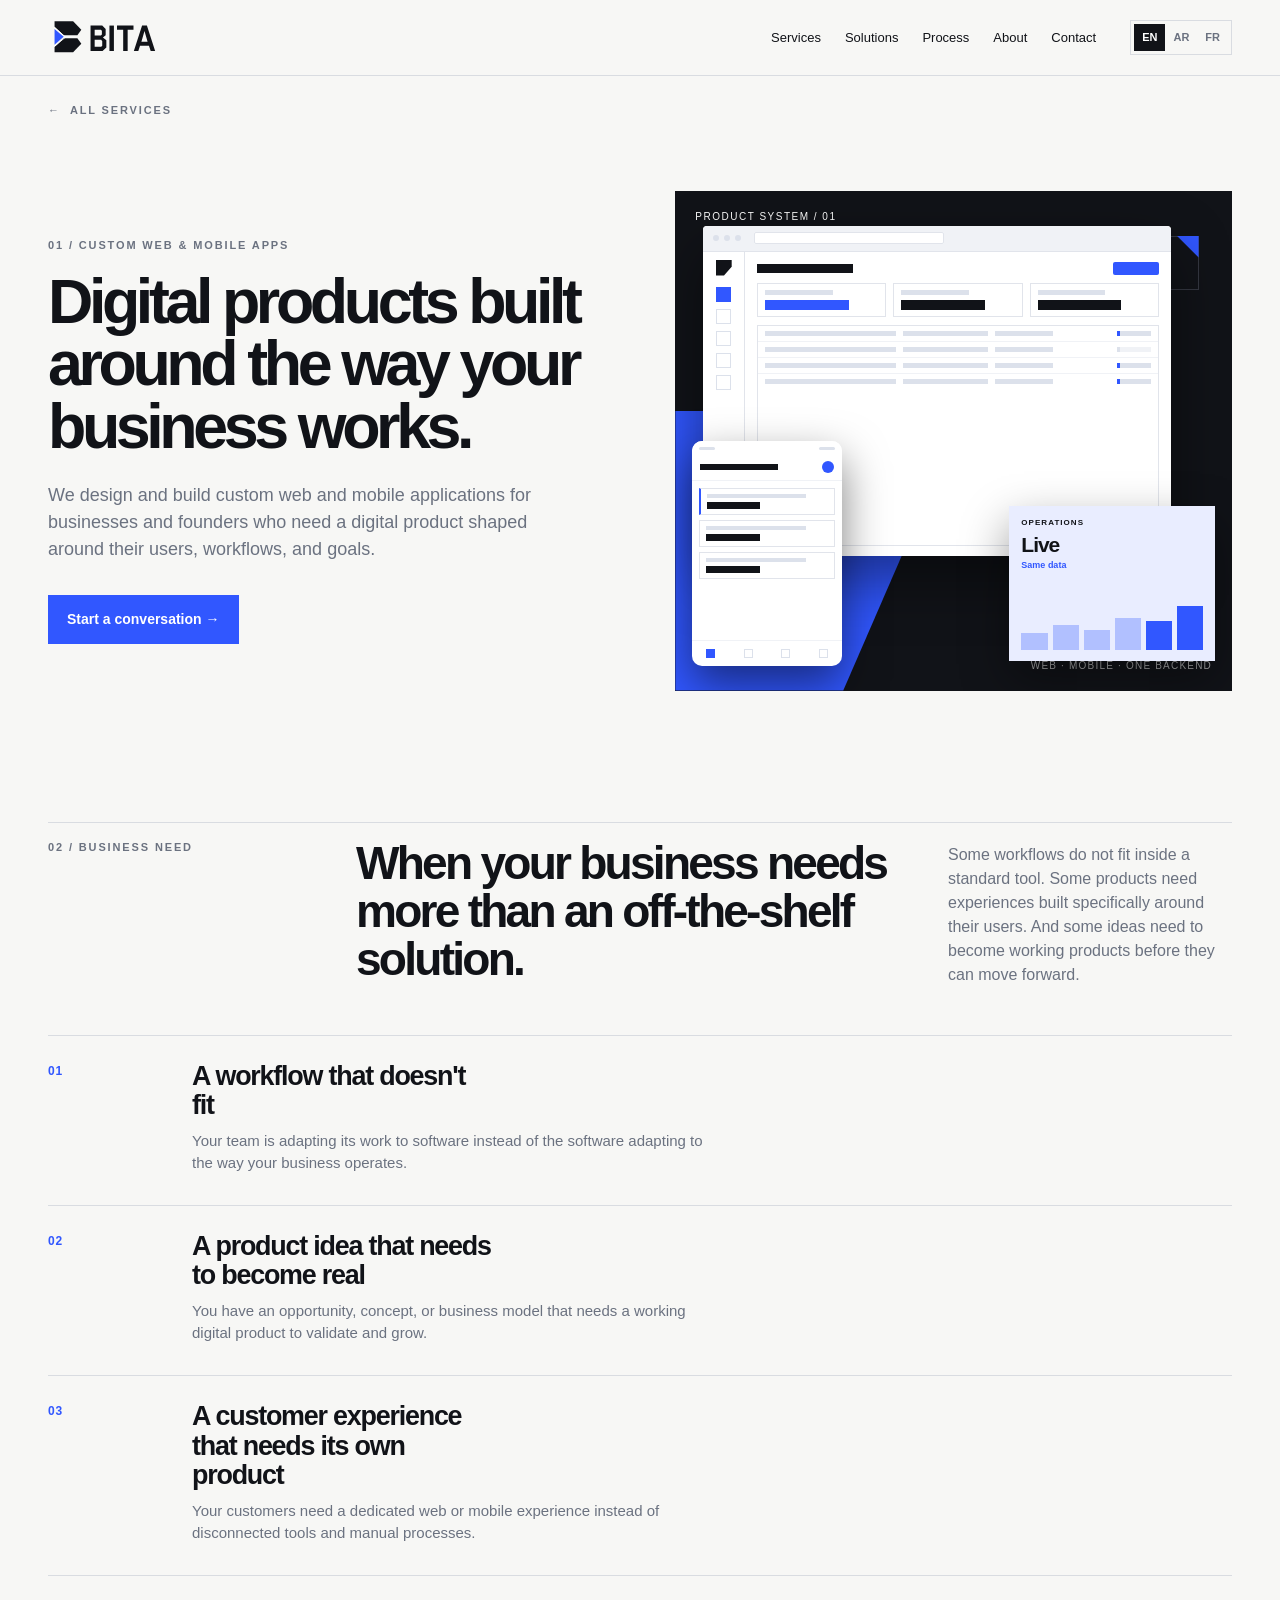
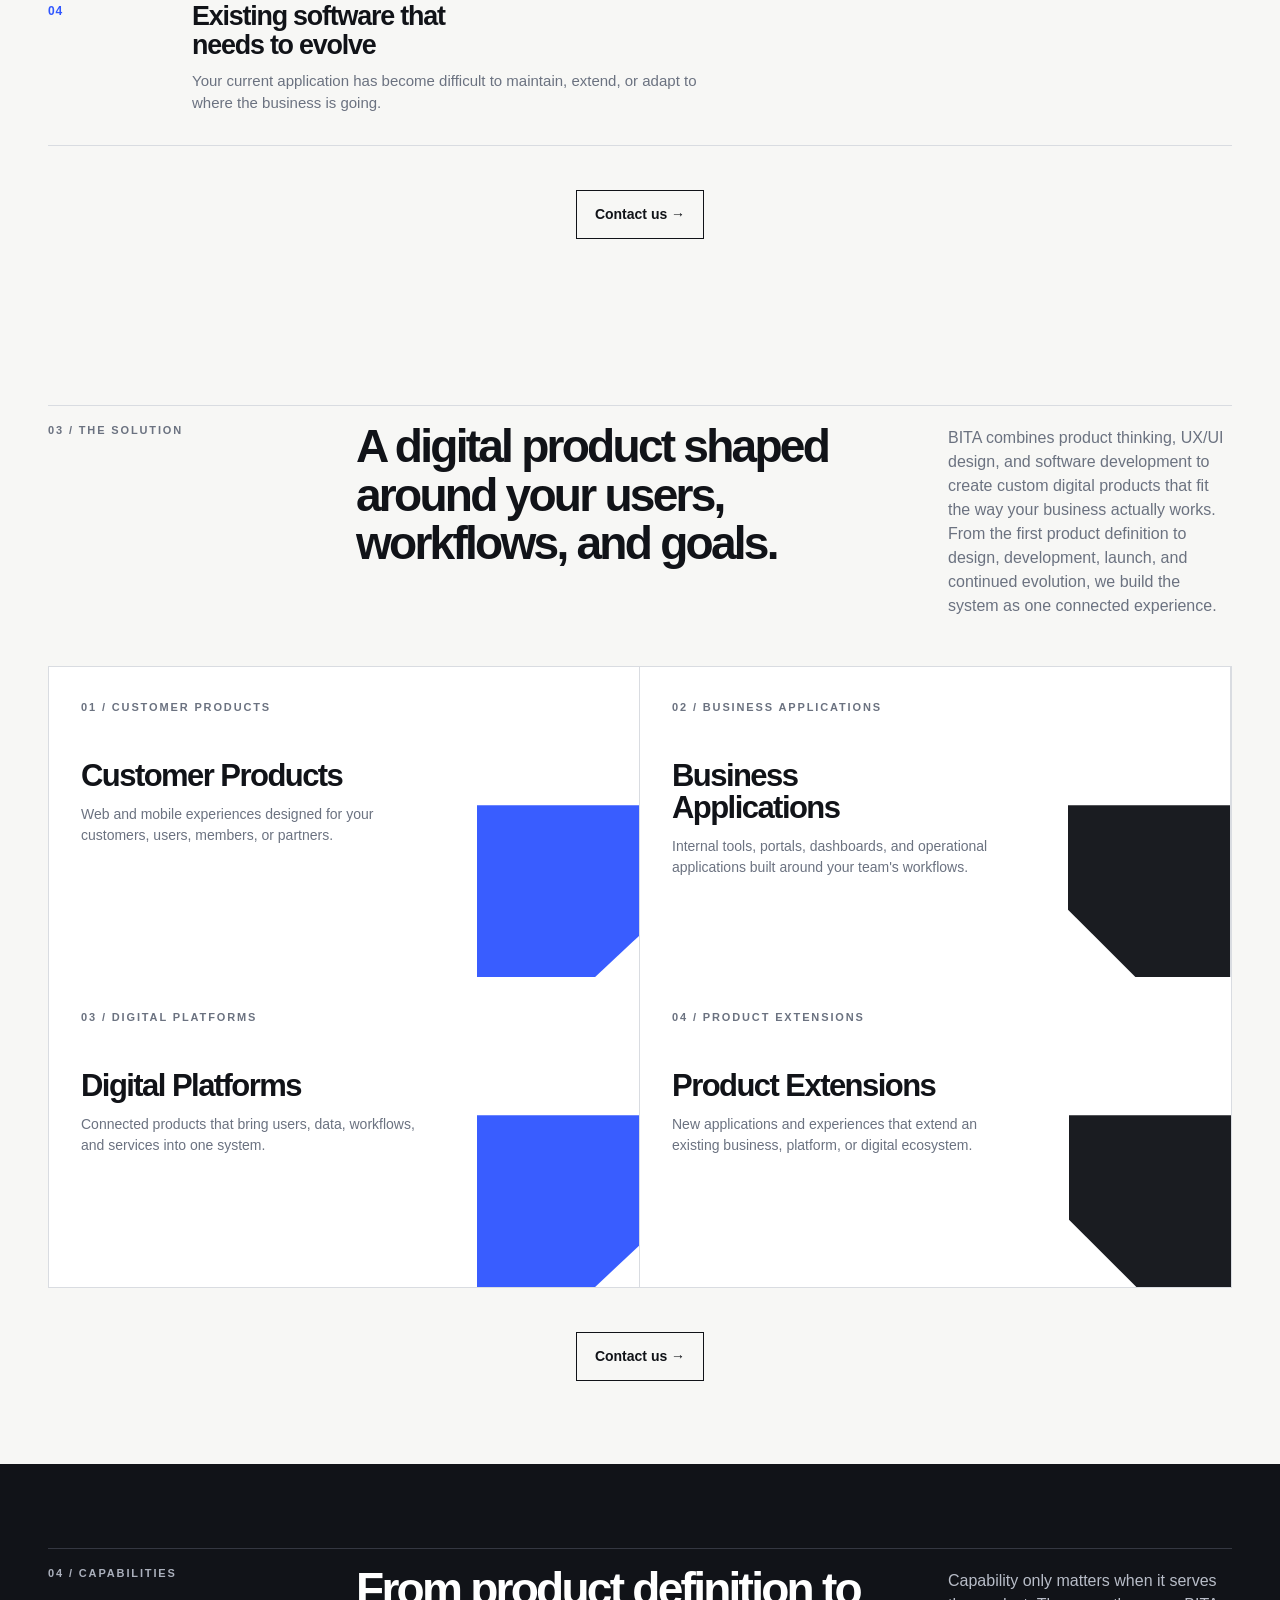
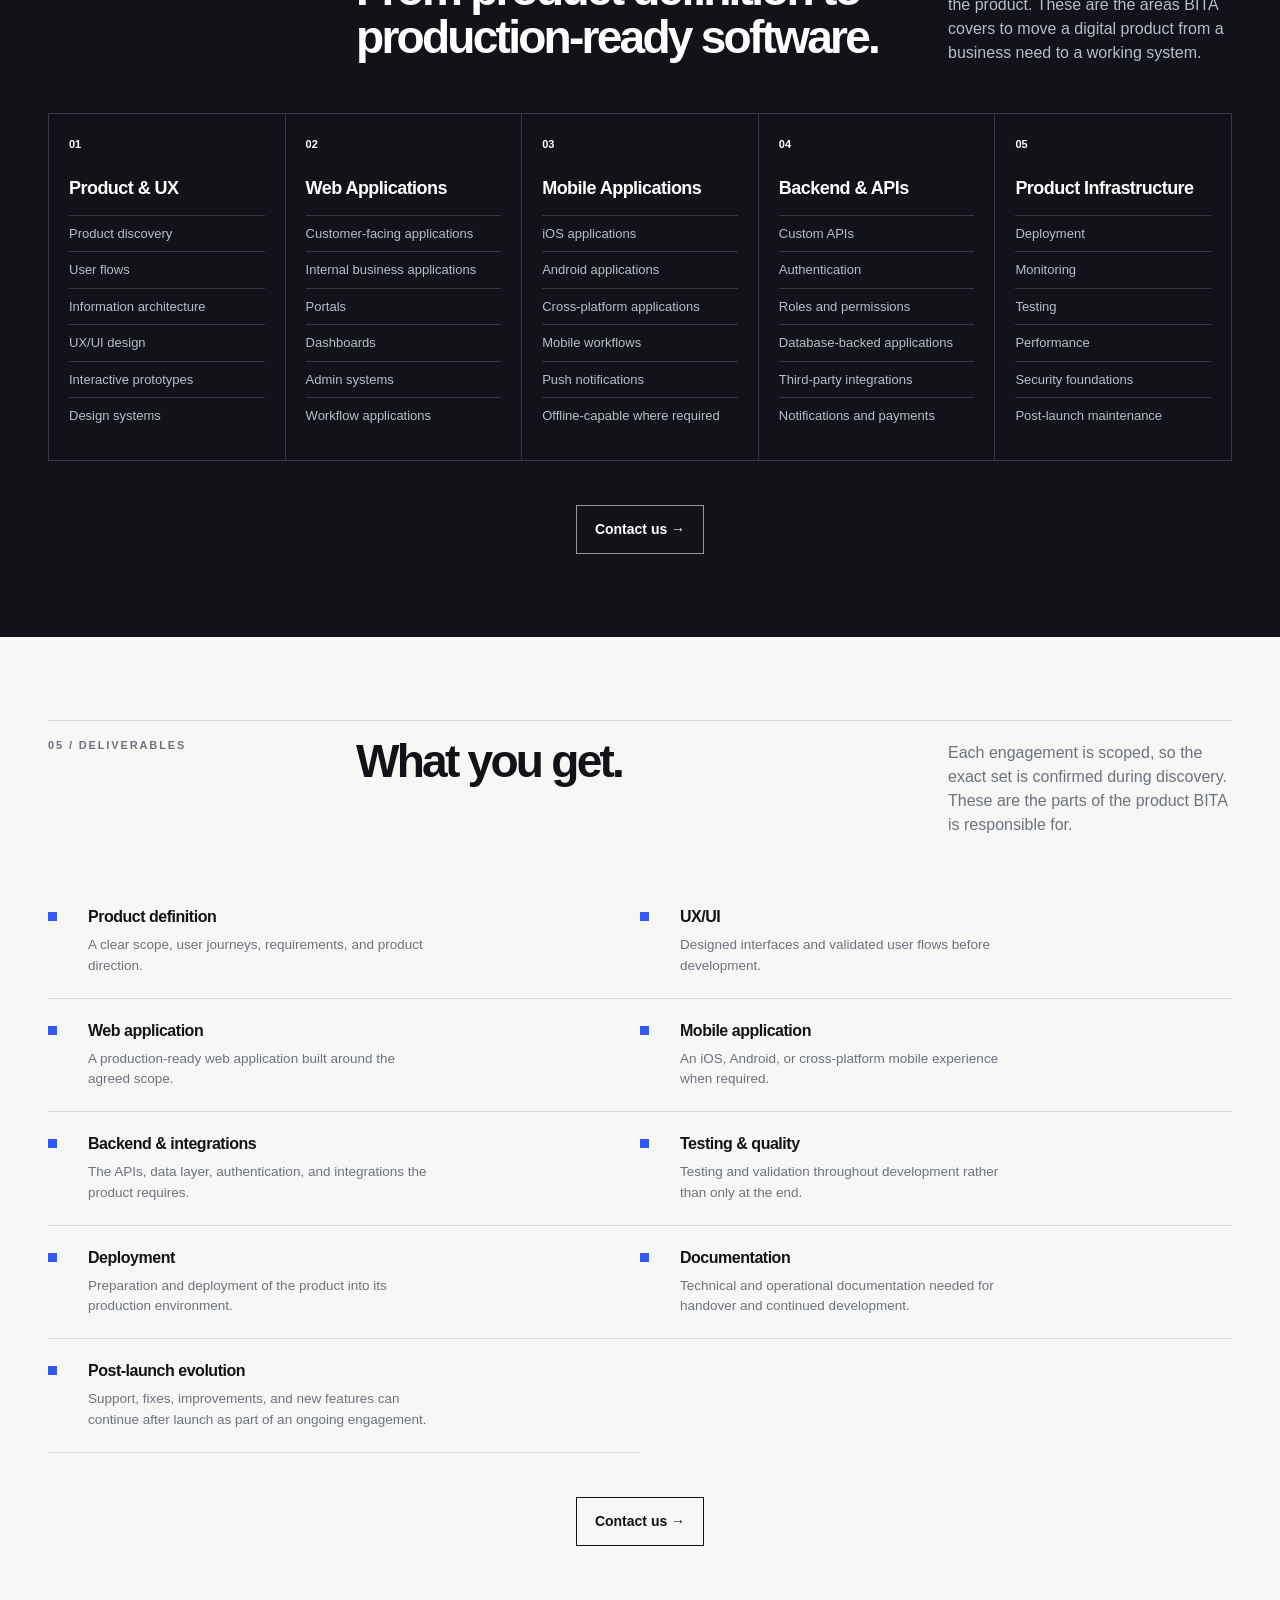
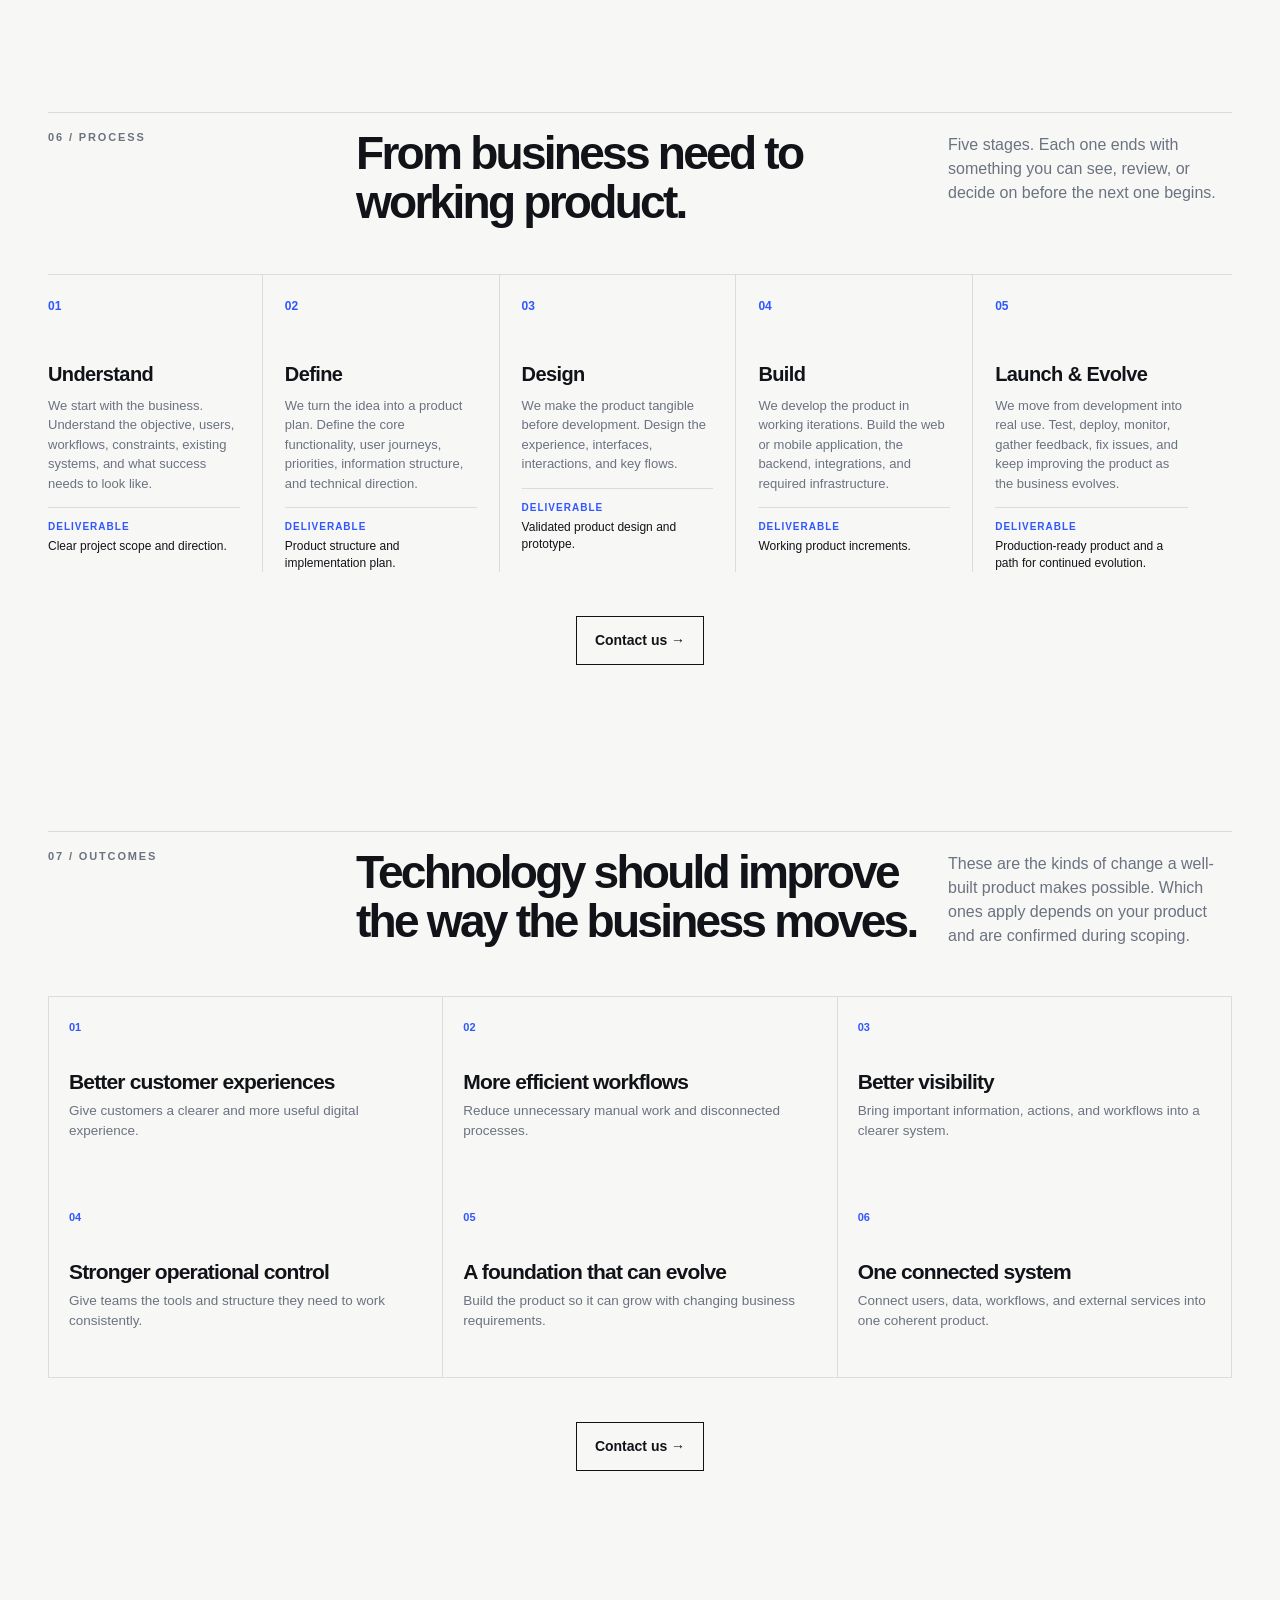
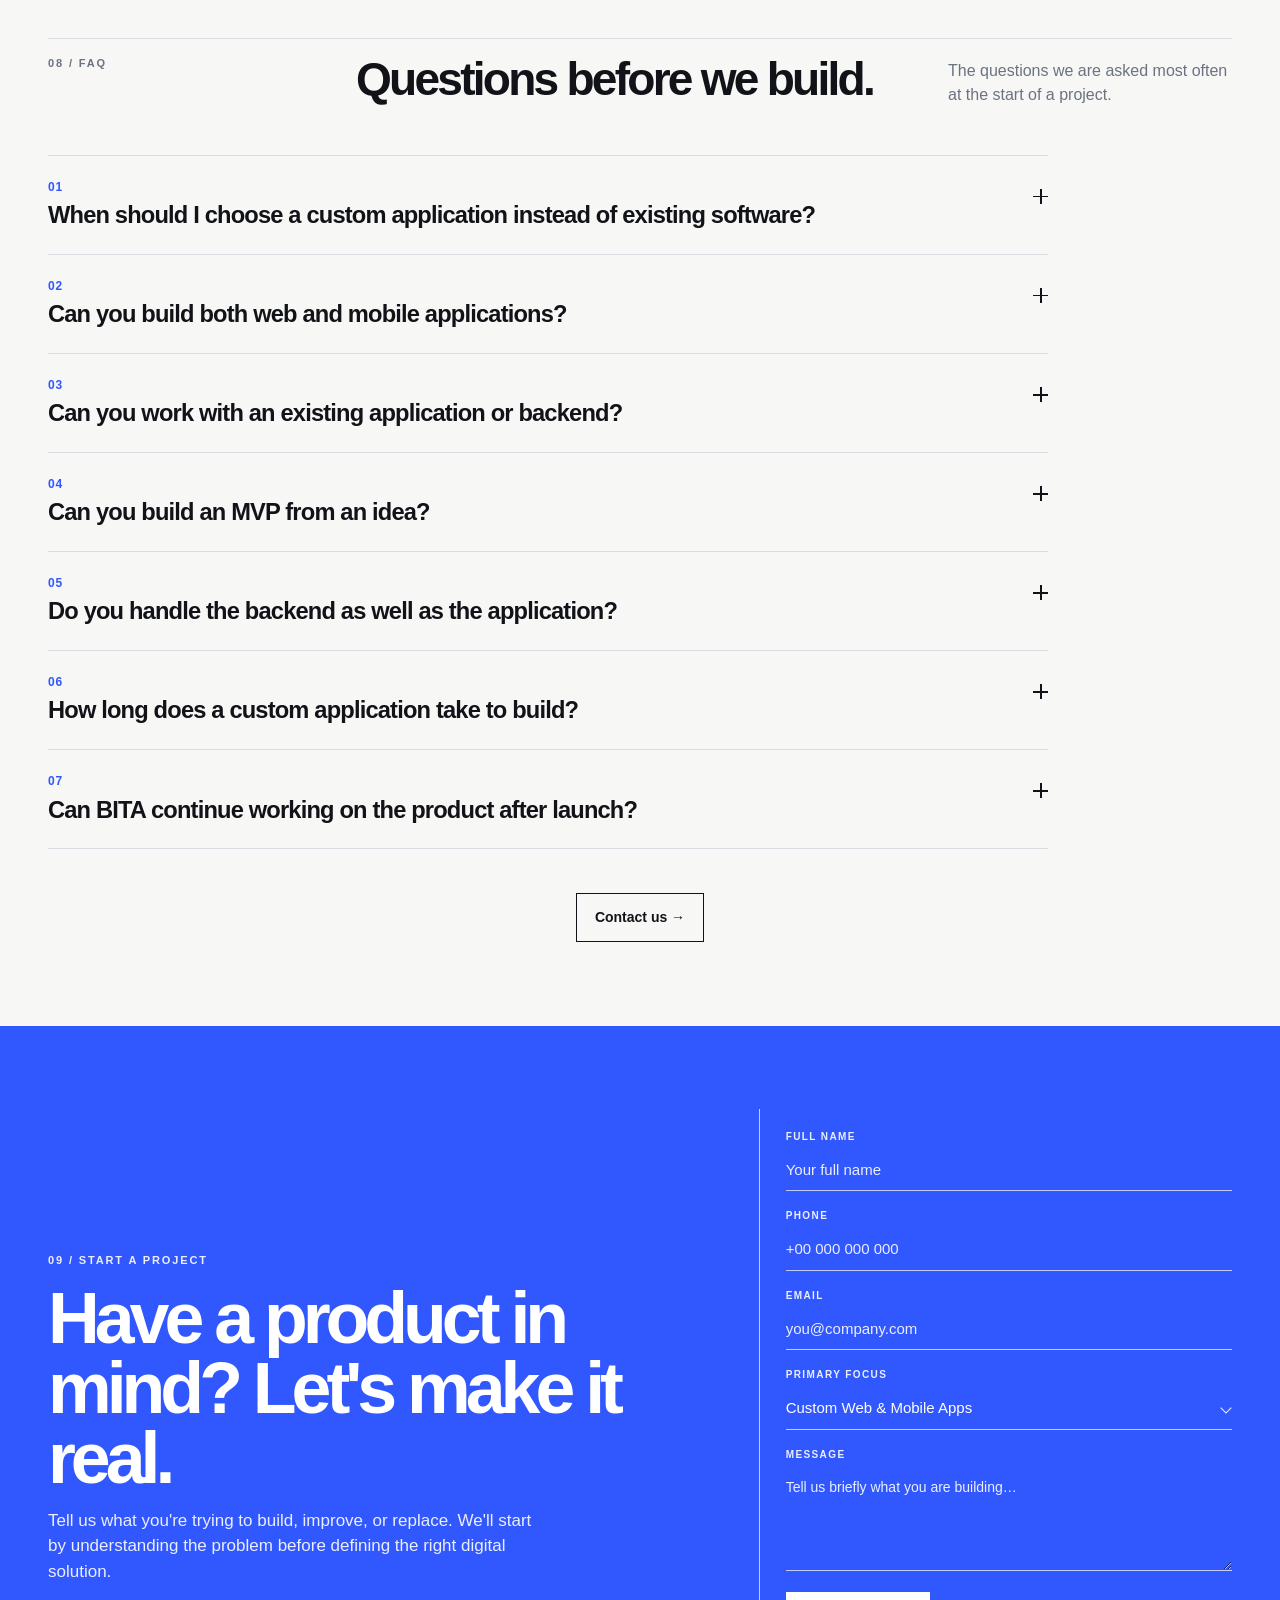
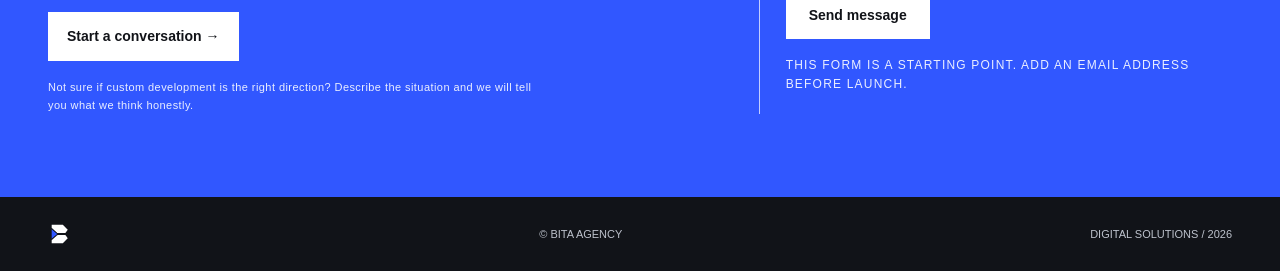
<file: services/custom-web-mobile-apps/index.html>
<!doctype html>
<html lang="en" dir="ltr" data-lang="en">

<head>
    <meta charset="utf-8">
    <meta name="viewport" content="width=device-width,initial-scale=1">

    <script>
        /* The chosen language is stored so it follows the reader across pages.
           It is applied here, before the stylesheet renders, because applying
           it later would paint the English copy first and then swap every
           string, which reads as a flash and shifts the layout. */
        try {
            var bitaLang = localStorage.getItem('bita-lang');
            if (bitaLang === 'en' || bitaLang === 'ar' || bitaLang === 'fr') {
                var bitaRoot = document.documentElement;
                bitaRoot.dataset.lang = bitaLang;
                bitaRoot.lang = bitaLang;
                bitaRoot.dir = bitaLang === 'ar' ? 'rtl' : 'ltr';
            }
        } catch (e) { }
    </script>
    <title>Custom Web &amp; Mobile Apps | BITA Agency</title>
    <meta name="description"
        content="BITA designs and builds custom web and mobile applications around your users, workflows, and business goals — from product definition to launch and evolution.">
    <meta property="og:type" content="website">
    <meta property="og:title" content="Custom Web &amp; Mobile Apps | BITA Agency">
    <meta property="og:description"
        content="BITA designs and builds custom web and mobile applications around your users, workflows, and business goals — from product definition to launch and evolution.">
    <meta name="twitter:card" content="summary">
    <link rel="icon" href="../../favicon.svg" type="image/svg+xml">
    <link rel="apple-touch-icon" href="../../apple-touch-icon.png">
    <link rel="stylesheet" href="../../assets/css/bita.css">
    <link rel="stylesheet" href="../../assets/css/service.css">
    <script type="application/json" id="page-meta">
        {
            "titles": {
                "en": "Custom Web & Mobile Apps | BITA Agency",
                "ar": "تطبيقات الويب والجوال المخصصة | BITA",
                "fr": "Applications Web & Mobile sur mesure | BITA"
            },
            "descriptions": {
                "en": "BITA designs and builds custom web and mobile applications around your users, workflows, and business goals — from product definition to launch and evolution.",
                "ar": "تصمم BITA وتبني تطبيقات ويب وجوال مخصصة حول مستخدميك ومسارات عملك وأهدافك — من تعريف المنتج إلى الإطلاق والتطور.",
                "fr": "BITA conçoit et développe des applications web et mobile sur mesure autour de vos utilisateurs, de vos processus et de vos objectifs — de la définition du produit à la mise en ligne et à son évolution."
            }
        }
    </script>
</head>

<body>
    <header>
        <div class="wrap">
            <a class="logo" href="../../index.html" data-i18n="BITA Digital Solutions|BITA للحلول الرقمية|BITA Solutions digitales"
                aria-label="BITA Digital Solutions">
                <svg viewBox="0 0 450 110" width="450" height="110" aria-hidden="true" focusable="false">
                    <g transform="translate(20 4) scale(.93)">
                        <path fill="#111318" d="M0 0H61L88 28L75 46H30L0 18Z" />
                        <path fill="#111318" d="M30 56H75L88 74L61 102H0V84Z" />
                        <path fill="#3157FF" d="M0 25L30 51L0 77Z" />
                        <path fill="none" stroke="#FFFFFF" stroke-width="3" stroke-linejoin="miter"
                            d="M0 20L36 52L0 82" />
                    </g>
                    <g transform="translate(130 17) scale(1.05)" fill="#111318">
                        <path
                            d="M0 0H34L44 10V28L36 35L46 43V64L35 74H0V0ZM12 12V29H30L33 26V15L30 12H12ZM12 41V62H31L34 59V46L31 41H12Z" />
                        <path d="M55 0H68V74H55Z" />
                        <path d="M77 0H125V12H108V74H95V12H77Z" />
                        <path d="M150 0H164L188 74H175L170 59H144L139 74H126L150 0ZM157 16L148 47H166L157 16Z" />
                    </g>
                </svg>
            </a>
            <nav class="nav" data-i18n="Primary navigation|التنقل الرئيسي|Navigation principale"
                aria-label="Primary navigation"><a class="nav-link" href="../../index.html#services"><span class="en">Services</span><span
                        class="ar">الخدمات</span><span class="fr">Services</span></a><a class="nav-link"
                    href="../../index.html#solutions"><span class="en">Solutions</span><span class="ar">الحلول</span><span
                        class="fr">Solutions</span></a><a class="nav-link" href="../../index.html#process"><span
                        class="en">Process</span><span class="ar">المنهجية</span><span
                        class="fr">Méthode</span></a><a class="nav-link" href="../../index.html#about"><span
                        class="en">About</span><span class="ar">من نحن</span><span
                        class="fr">À propos</span></a><a class="nav-link" href="../../index.html#contact"><span
                        class="en">Contact</span><span class="ar">تواصل</span><span class="fr">Contact</span></a>
                <div class="lang" role="group" data-i18n="Language|اللغة|Langue" aria-label="Language"><button
                        class="active" data-lang="en" lang="en">EN</button><button data-lang="ar"
                        lang="ar">AR</button><button data-lang="fr" lang="fr">FR</button></div>
            </nav><a class="menu" href="../../index.html#contact" style="text-decoration:none;color:inherit"
                data-i18n="Jump to contact|الانتقال إلى التواصل|Accéder à la section contact"
                aria-label="Jump to contact">↗</a>
        </div>
    </header>
    <main>
        <div class="svc-breadcrumb">
            <div class="wrap"><a class="crumb" href="../../index.html#services"><span aria-hidden="true">←</span><span
                        class="en">All services</span><span class="ar">كل الخدمات</span><span
                        class="fr">Tous les services</span></a></div>
        </div>

        <!-- ============================== 01 HERO ============================== -->
        <section class="svc-hero">
            <div class="wrap svc-hero-grid">
                <div>
                    <div class="eyebrow en">01 / CUSTOM WEB &amp; MOBILE APPS</div>
                    <div class="eyebrow ar">01 / تطبيقات الويب والجوال المخصصة</div>
                    <div class="eyebrow fr">01 / APPLICATIONS WEB &amp; MOBILE SUR MESURE</div>
                    <h1 class="en">Digital products built around the way your business works.</h1>
                    <h1 class="ar">منتجات رقمية مبنية حول طريقة عمل عملك.</h1>
                    <h1 class="fr">Des produits numériques conçus autour du fonctionnement de votre entreprise.</h1>
                    <p class="en">We design and build custom web and mobile applications for businesses and founders who
                        need a digital product shaped around their users, workflows, and goals.</p>
                    <p class="ar">نصمم ونبني تطبيقات ويب وجوال مخصصة للشركات والمؤسسين الذين يحتاجون منتجًا رقميًا
                        مصممًا حول مستخدميهم وسير عملهم وأهدافهم.</p>
                    <p class="fr">Nous concevons et développons des applications web et mobile sur mesure pour les
                        entreprises et les fondateurs qui ont besoin d'un produit numérique conçu autour de leurs
                        utilisateurs, de leurs processus et de leurs objectifs.</p>
                    <div class="actions"><a class="button primary" href="#start"><span class="en">Start a
                                conversation →</span><span class="ar">اتصل بنا →</span><span
                                class="fr">Démarrer une conversation →</span></a></div>
                </div>
                <div class="svc-art" role="img"
                    data-i18n="Composed product system: a web application window, a mobile application, and an operational dashboard sharing one backend|نظام منتجات متكامل: نافذة تطبيق ويب وتطبيق جوال ولوحة تشغيل تشترك في خلفية واحدة|Un système produit composé : une fenêtre d'application web, une application mobile et un tableau de bord opérationnel reliés au même backend"
                    aria-label="Composed product system: a web application window, a mobile application, and an operational dashboard sharing one backend">
                    <div class="gridlines"></div>
                    <div class="wedge" aria-hidden="true"></div>
                    <div class="art-frame" aria-hidden="true"></div>

                    <div class="art-window" aria-hidden="true">
                        <div class="art-chrome"><i></i><i></i><i></i><span class="art-url"></span></div>
                        <div class="art-app">
                            <div class="art-rail"><span class="mark"></span><b class="on"></b><b></b><b></b><b></b><b></b>
                            </div>
                            <div class="art-main">
                                <div class="art-h"><span></span><em></em></div>
                                <div class="art-tiles">
                                    <div class="art-tile hot"><span></span><b></b></div>
                                    <div class="art-tile"><span></span><b></b></div>
                                    <div class="art-tile"><span></span><b></b></div>
                                </div>
                                <div class="art-rows">
                                    <div><span class="c1"></span><span class="c2"></span><span class="c3"></span><span
                                            class="art-pill"></span></div>
                                    <div><span class="c1"></span><span class="c2"></span><span class="c3"></span><span
                                            class="art-pill off"></span></div>
                                    <div><span class="c1"></span><span class="c2"></span><span class="c3"></span><span
                                            class="art-pill"></span></div>
                                    <div><span class="c1"></span><span class="c2"></span><span class="c3"></span><span
                                            class="art-pill"></span></div>
                                </div>
                            </div>
                        </div>
                    </div>

                    <div class="art-mobile" aria-hidden="true">
                        <div class="art-status"><span></span><span></span></div>
                        <div class="art-mhead"><b></b><em></em></div>
                        <div class="art-mlist">
                            <div class="art-mcard on"><span></span><b></b></div>
                            <div class="art-mcard"><span></span><b></b></div>
                            <div class="art-mcard"><span></span><b></b></div>
                        </div>
                        <div class="art-tabs"><i class="on"></i><i></i><i></i><i></i></div>
                    </div>

                    <div class="art-ops" aria-hidden="true">
                        <small><span class="en">Operations</span><span class="ar">العمليات</span><span
                                class="fr">Opérations</span></small>
                        <b><span class="en">Live</span><span class="ar">مباشر</span><span class="fr">Actif</span></b>
                        <span class="delta"><span class="en">Same data</span><span class="ar">نفس البيانات</span><span
                                class="fr">Mêmes données</span></span>
                        <div class="bars"><i style="height:38%"></i><i style="height:56%"></i><i
                                style="height:44%"></i><i style="height:72%"></i><i
                                style="height:64%"></i><i style="height:100%"></i></div>
                    </div>

                    <div class="corner-note">PRODUCT SYSTEM / 01</div>
                    <div class="axis">WEB · MOBILE · ONE BACKEND</div>
                </div>
            </div>
        </section>

        <!-- ========================= 02 BUSINESS NEED ========================= -->
        <section class="section" id="need">
            <div class="wrap">
                <div class="section-head">
                    <div class="eyebrow en">02 / BUSINESS NEED</div>
                    <div class="eyebrow ar">02 / الحاجة التجارية</div>
                    <div class="eyebrow fr">02 / BESOIN MÉTIER</div>
                    <h2 class="section-title en">When your business needs more than an off-the-shelf solution.</h2>
                    <h2 class="section-title ar">عندما يحتاج عملك إلى أكثر من حل جاهز.</h2>
                    <h2 class="section-title fr">Quand votre entreprise a besoin de plus qu'une solution standard.</h2>
                    <p class="section-intro en">Some workflows do not fit inside a standard tool. Some products need
                        experiences built specifically around their users. And some ideas need to become working
                        products before they can move forward.</p>
                    <p class="section-intro ar">بعض مسارات العمل لا تناسب أداة جاهزة. وبعض المنتجات تحتاج تجارب مصممة
                        خصيصًا حول مستخدميها. وبعض الأفكار تحتاج إلى منتجات عاملة قبل أن تتقدم.</p>
                    <p class="section-intro fr">Certains processus ne rentrent pas dans un outil standard. Certains
                        produits exigent des expériences conçues pour leurs utilisateurs. Et certaines idées doivent
                        devenir des produits opérationnels avant d'aller de l'avant.</p>
                </div>
                <div class="need-list">
                    <article class="need">
                        <div class="need-no">01</div>
                        <div>
                            <h3 class="en">A workflow that doesn't fit</h3>
                            <h3 class="ar">مسار عمل لا يناسب الأدوات</h3>
                            <h3 class="fr">Un processus qui ne correspond pas</h3>
                            <p class="en">Your team is adapting its work to software instead of the software adapting
                                to the way your business operates.</p>
                            <p class="ar">فريقك يكيّف عمله مع البرمجيات بدلًا من أن تتكيف البرمجيات مع طريقة
                                تشغيل عملك.</p>
                            <p class="fr">Votre équipe adapte son travail aux logiciels au lieu de voir les logiciels
                                s'adapter au fonctionnement de votre entreprise.</p>
                        </div>
                    </article>
                    <article class="need">
                        <div class="need-no">02</div>
                        <div>
                            <h3 class="en">A product idea that needs to become real</h3>
                            <h3 class="ar">فكرة منتج تحتاج إلى أن تصبح واقعية</h3>
                            <h3 class="fr">Une idée de produit à rendre concrète</h3>
                            <p class="en">You have an opportunity, concept, or business model that needs a working
                                digital product to validate and grow.</p>
                            <p class="ar">لديك فرصة أو فكرة أو نموذج عمل يحتاج إلى منتج رقمي عامل للتحقق منه
                                ولينمو.</p>
                            <p class="fr">Vous avez une opportunité, un concept ou un modèle économique qui nécessite un
                                produit numérique opérationnel pour être validé et se développer.</p>
                        </div>
                    </article>
                    <article class="need">
                        <div class="need-no">03</div>
                        <div>
                            <h3 class="en">A customer experience that needs its own product</h3>
                            <h3 class="ar">تجربة عملاء تحتاج إلى منتج خاص بها</h3>
                            <h3 class="fr">Une expérience client qui mérite son propre produit</h3>
                            <p class="en">Your customers need a dedicated web or mobile experience instead of
                                disconnected tools and manual processes.</p>
                            <p class="ar">يحتاج عملاؤك إلى تجربة ويب أو جوال مخصصة بدلًا من أدوات منفصلة وعمليات
                                يدوية.</p>
                            <p class="fr">Vos clients ont besoin d'une expérience web ou mobile dédiée plutôt que
                                d'outils déconnectés et de processus manuels.</p>
                        </div>
                    </article>
                    <article class="need">
                        <div class="need-no">04</div>
                        <div>
                            <h3 class="en">Existing software that needs to evolve</h3>
                            <h3 class="ar">برمجيات قائمة تحتاج إلى التطور</h3>
                            <h3 class="fr">Un logiciel existant à faire évoluer</h3>
                            <p class="en">Your current application has become difficult to maintain, extend, or adapt
                                to where the business is going.</p>
                            <p class="ar">أصبح تطبيقك الحالي صعب الصيانة أو التوسعة أو التكيف مع الوجهة التي يتجه
                                إليها عملك.</p>
                            <p class="fr">Votre application actuelle est devenue difficile à maintenir, à faire évoluer
                                ou à adapter à l'orientation de l'entreprise.</p>
                        </div>
                    </article>
                </div>
                <div class="section-cta"><a class="button ghost" href="#start"><span class="en">Contact us
                                        →</span><span class="ar">اتصل بنا →</span><span class="fr">Nous contacter
                                        →</span></a></div>
            </div>
        </section>

        <!-- ============================ 03 SOLUTION ============================ -->
        <section class="section" id="solution">
            <div class="wrap">
                <div class="section-head">
                    <div class="eyebrow en">03 / THE SOLUTION</div>
                    <div class="eyebrow ar">03 / الحل</div>
                    <div class="eyebrow fr">03 / LA SOLUTION</div>
                    <h2 class="section-title en">A digital product shaped around your users, workflows, and goals.</h2>
                    <h2 class="section-title ar">منتج رقمي مصمم حول مستخدميك ومسارات عملك وأهدافك.</h2>
                    <h2 class="section-title fr">Un produit numérique conçu autour de vos utilisateurs, de vos processus
                        et de vos objectifs.</h2>
                    <p class="section-intro en">BITA combines product thinking, UX/UI design, and software development
                        to create custom digital products that fit the way your business actually works. From the first
                        product definition to design, development, launch, and continued evolution, we build the system
                        as one connected experience.</p>
                    <p class="section-intro ar">تجمع BITA بين التفكير في المنتج وتصميم تجربة المستخدم وتطوير
                        البرمجيات لإنشاء منتجات رقمية تناسب طريقة عمل عملك فعليًا. ومن تعريف المنتج الأول إلى التصميم
                        والتطوير والإطلاق والتطور المستمر، نبني النظام كتجربة واحدة مترابطة.</p>
                    <p class="section-intro fr">BITA associe la pensée produit, le design UX/UI et le développement
                        logiciel pour créer des produits numériques sur mesure qui correspondent au fonctionnement réel
                        de votre entreprise. De la première définition du produit à la conception, au développement,
                        à la mise en ligne et à son évolution continue, nous construisons le système comme une
                        expérience connectée.</p>
                </div>
                <div class="solutions svc-solutions">
                    <article class="solution">
                        <div class="eyebrow en">01 / CUSTOMER PRODUCTS</div>
                        <div class="eyebrow ar">01 / منتجات العملاء</div>
                        <div class="eyebrow fr">01 / PRODUITS CLIENT</div>
                        <h3 class="en">Customer Products</h3>
                        <h3 class="ar">منتجات للعملاء</h3>
                        <h3 class="fr">Produits clients</h3>
                        <p class="en">Web and mobile experiences designed for your customers, users, members, or
                            partners.</p>
                        <p class="ar">تجارب ويب وجوال مصممة لعملائك ومستخدميك وأعضائك أو شركائك.</p>
                        <p class="fr">Des expériences web et mobile conçues pour vos clients, utilisateurs, membres
                            ou partenaires.</p><i class="solution-mark"></i>
                    </article>
                    <article class="solution growth">
                        <div class="eyebrow en">02 / BUSINESS APPLICATIONS</div>
                        <div class="eyebrow ar">02 / تطبيقات الأعمال</div>
                        <div class="eyebrow fr">02 / APPLICATIONS DE GESTION</div>
                        <h3 class="en">Business Applications</h3>
                        <h3 class="ar">تطبيقات للأعمال</h3>
                        <h3 class="fr">Applications de gestion</h3>
                        <p class="en">Internal tools, portals, dashboards, and operational applications built around
                            your team's workflows.</p>
                        <p class="ar">أدوات داخلية وبوابات ولوحات تحكم وتطبيقات تشغيلية مبنية حول مسارات عمل
                            فريقك.</p>
                        <p class="fr">Des outils internes, portails, tableaux de bord et applications opérationnelles
                            construits autour des processus de vos équipes.</p><i class="solution-mark"></i>
                    </article>
                    <article class="solution">
                        <div class="eyebrow en">03 / DIGITAL PLATFORMS</div>
                        <div class="eyebrow ar">03 / المنصات الرقمية</div>
                        <div class="eyebrow fr">03 / PLATEFORMES NUMÉRIQUES</div>
                        <h3 class="en">Digital Platforms</h3>
                        <h3 class="ar">منصات رقمية</h3>
                        <h3 class="fr">Plateformes numériques</h3>
                        <p class="en">Connected products that bring users, data, workflows, and services into one
                            system.</p>
                        <p class="ar">منتجات مترابطة تجمع المستخدمين والبيانات ومسارات العمل والخدمات في نظام
                            واحد.</p>
                        <p class="fr">Des produits connectés qui réunissent utilisateurs, données, processus et services
                            dans un seul système.</p><i class="solution-mark"></i>
                    </article>
                    <article class="solution growth">
                        <div class="eyebrow en">04 / PRODUCT EXTENSIONS</div>
                        <div class="eyebrow ar">04 / امتدادات المنتج</div>
                        <div class="eyebrow fr">04 / EXTENSIONS DE PRODUIT</div>
                        <h3 class="en">Product Extensions</h3>
                        <h3 class="ar">امتدادات للمنتج</h3>
                        <h3 class="fr">Extensions de produit</h3>
                        <p class="en">New applications and experiences that extend an existing business, platform, or
                            digital ecosystem.</p>
                        <p class="ar">تطبيقات وتجارب جديدة توسّع عملًا أو منصة أو نظامًا رقميًا قائمًا.</p>
                        <p class="fr">De nouvelles applications et expériences qui étendent une entreprise, une
                            plateforme ou un écosystème numérique existant.</p><i class="solution-mark"></i>
                    </article>
                </div>
                <div class="section-cta"><a class="button ghost" href="#start"><span class="en">Contact us
                                        →</span><span class="ar">اتصل بنا →</span><span class="fr">Nous contacter
                                        →</span></a></div>
            </div>
        </section>

        <!-- ========================== 04 CAPABILITIES ========================== -->
        <section class="section dark" id="capabilities">
            <div class="wrap">
                <div class="section-head">
                    <div class="eyebrow en">04 / CAPABILITIES</div>
                    <div class="eyebrow ar">04 / القدرات</div>
                    <div class="eyebrow fr">04 / CAPACITÉS</div>
                    <h2 class="section-title en">From product definition to production-ready software.</h2>
                    <h2 class="section-title ar">من تعريف المنتج إلى برمجيات جاهزة للإنتاج.</h2>
                    <h2 class="section-title fr">De la définition du produit au logiciel prêt pour la production.</h2>
                    <p class="section-intro en">Capability only matters when it serves the product. These are the areas
                        BITA covers to move a digital product from a business need to a working system.</p>
                    <p class="section-intro ar">القدرة لا قيمة لها إلا حين تخدم المنتج. وهذه هي المجالات التي تغطيها
                        BITA للانتقال من حاجة تجارية إلى نظام عامل.</p>
                    <p class="section-intro fr">Une compétence n'a de valeur que lorsqu'elle sert le produit. Voici les
                        domaines couverts par BITA pour faire passer un produit numérique d'un besoin métier à un
                        système opérationnel.</p>
                </div>
                <div class="cap-grid">
                    <article class="cap">
                        <div class="cap-no">01</div>
                        <h3 class="en">Product &amp; UX</h3>
                        <h3 class="ar">المنتج وتجربة المستخدم</h3>
                        <h3 class="fr">Produit &amp; UX</h3>
                        <ul>
                            <li class="en">Product discovery</li>
                            <li class="ar">استكشاف المنتج</li>
                            <li class="fr">Découverte produit</li>
                            <li class="en">User flows</li>
                            <li class="ar">مسارات المستخدم</li>
                            <li class="fr">Parcours utilisateur</li>
                            <li class="en">Information architecture</li>
                            <li class="ar">البنية المعلوماتية</li>
                            <li class="fr">Architecture de l'information</li>
                            <li class="en">UX/UI design</li>
                            <li class="ar">تصميم تجربة المستخدم والواجهة</li>
                            <li class="fr">Design UX/UI</li>
                            <li class="en">Interactive prototypes</li>
                            <li class="ar">نماذج تفاعلية</li>
                            <li class="fr">Prototypes interactifs</li>
                            <li class="en">Design systems</li>
                            <li class="ar">أنظمة التصميم</li>
                            <li class="fr">Systèmes de design</li>
                        </ul>
                    </article>
                    <article class="cap">
                        <div class="cap-no">02</div>
                        <h3 class="en">Web Applications</h3>
                        <h3 class="ar">تطبيقات الويب</h3>
                        <h3 class="fr">Applications web</h3>
                        <ul>
                            <li class="en">Customer-facing applications</li>
                            <li class="ar">تطبيقات موجهة للعملاء</li>
                            <li class="fr">Applications orientées clients</li>
                            <li class="en">Internal business applications</li>
                            <li class="ar">تطبيقات أعمال داخلية</li>
                            <li class="fr">Applications internes</li>
                            <li class="en">Portals</li>
                            <li class="ar">البوابات</li>
                            <li class="fr">Portails</li>
                            <li class="en">Dashboards</li>
                            <li class="ar">لوحات التحكم</li>
                            <li class="fr">Tableaux de bord</li>
                            <li class="en">Admin systems</li>
                            <li class="ar">أنظمة الإدارة</li>
                            <li class="fr">Systèmes d'administration</li>
                            <li class="en">Workflow applications</li>
                            <li class="ar">تطبيقات سير العمل</li>
                            <li class="fr">Applications de gestion des flux</li>
                        </ul>
                    </article>
                    <article class="cap">
                        <div class="cap-no">03</div>
                        <h3 class="en">Mobile Applications</h3>
                        <h3 class="ar">تطبيقات الجوال</h3>
                        <h3 class="fr">Applications mobiles</h3>
                        <ul>
                            <li class="en">iOS applications</li>
                            <li class="ar">تطبيقات iOS</li>
                            <li class="fr">Applications iOS</li>
                            <li class="en">Android applications</li>
                            <li class="ar">تطبيقات Android</li>
                            <li class="fr">Applications Android</li>
                            <li class="en">Cross-platform applications</li>
                            <li class="ar">تطبيقات متعددة المنصات</li>
                            <li class="fr">Applications multiplateformes</li>
                            <li class="en">Mobile workflows</li>
                            <li class="ar">مسارات عمل على الجوال</li>
                            <li class="fr">Flux de travail mobiles</li>
                            <li class="en">Push notifications</li>
                            <li class="ar">الإشعارات الفورية</li>
                            <li class="fr">Notifications push</li>
                            <li class="en">Offline-capable where required</li>
                            <li class="ar">العمل دون اتصال عند الحاجة</li>
                            <li class="fr">Mode hors ligne si nécessaire</li>
                        </ul>
                    </article>
                    <article class="cap">
                        <div class="cap-no">04</div>
                        <h3 class="en">Backend &amp; APIs</h3>
                        <h3 class="ar">الخلفية وواجهات البرمجة</h3>
                        <h3 class="fr">Backend &amp; API</h3>
                        <ul>
                            <li class="en">Custom APIs</li>
                            <li class="ar">واجهات برمجة مخصصة</li>
                            <li class="fr">API sur mesure</li>
                            <li class="en">Authentication</li>
                            <li class="ar">المصادقة</li>
                            <li class="fr">Authentification</li>
                            <li class="en">Roles and permissions</li>
                            <li class="ar">الأدوار والصلاحيات</li>
                            <li class="fr">Rôles et permissions</li>
                            <li class="en">Database-backed applications</li>
                            <li class="ar">تطبيقات مرتبطة بقواعد بيانات</li>
                            <li class="fr">Applications sur base de données</li>
                            <li class="en">Third-party integrations</li>
                            <li class="ar">تكاملات الطرف الثالث</li>
                            <li class="fr">Intégrations tierces</li>
                            <li class="en">Notifications and payments</li>
                            <li class="ar">الإشعارات والمدفوعات</li>
                            <li class="fr">Notifications et paiements</li>
                        </ul>
                    </article>
                    <article class="cap">
                        <div class="cap-no">05</div>
                        <h3 class="en">Product Infrastructure</h3>
                        <h3 class="ar">بنية المنتج التقنية</h3>
                        <h3 class="fr">Infrastructure produit</h3>
                        <ul>
                            <li class="en">Deployment</li>
                            <li class="ar">النشر</li>
                            <li class="fr">Déploiement</li>
                            <li class="en">Monitoring</li>
                            <li class="ar">المراقبة</li>
                            <li class="fr">Supervision</li>
                            <li class="en">Testing</li>
                            <li class="ar">الاختبار</li>
                            <li class="fr">Tests</li>
                            <li class="en">Performance</li>
                            <li class="ar">الأداء</li>
                            <li class="fr">Performance</li>
                            <li class="en">Security foundations</li>
                            <li class="ar">أساسيات الأمان</li>
                            <li class="fr">Fondations de sécurité</li>
                            <li class="en">Post-launch maintenance</li>
                            <li class="ar">الصيانة بعد الإطلاق</li>
                            <li class="fr">Maintenance après mise en ligne</li>
                        </ul>
                    </article>
                </div>
                <div class="section-cta"><a class="button ghost" href="#start"><span class="en">Contact us
                                        →</span><span class="ar">اتصل بنا →</span><span class="fr">Nous contacter
                                        →</span></a></div>
            </div>
        </section>

        <!-- ========================== 05 DELIVERABLES ========================== -->
        <section class="section" id="deliverables">
            <div class="wrap">
                <div class="section-head">
                    <div class="eyebrow en">05 / DELIVERABLES</div>
                    <div class="eyebrow ar">05 / المخرجات</div>
                    <div class="eyebrow fr">05 / LIVRABLES</div>
                    <h2 class="section-title en">What you get.</h2>
                    <h2 class="section-title ar">ما الذي تحصل عليه.</h2>
                    <h2 class="section-title fr">Ce que vous obtenez.</h2>
                    <p class="section-intro en">Each engagement is scoped, so the exact set is confirmed during
                        discovery. These are the parts of the product BITA is responsible for.</p>
                    <p class="section-intro ar">يُحدَّد نطاق كل مشروع، لذا تُؤكَّد القائمة الدقيقة خلال مرحلة الاستكشاف.
                        وهذه هي الأجزاء التي تتحمل BITA مسؤوليتها.</p>
                    <p class="section-intro fr">Chaque mission est cadrée : le périmètre exact est confirmé pendant la
                        phase de découverte. Voici les parties du produit dont BITA est responsable.</p>
                </div>
                <div class="deliver-grid">
                    <article class="deliver"><i aria-hidden="true"></i>
                        <div>
                            <h3 class="en">Product definition</h3>
                            <h3 class="ar">تعريف المنتج</h3>
                            <h3 class="fr">Définition du produit</h3>
                            <p class="en">A clear scope, user journeys, requirements, and product direction.</p>
                            <p class="ar">نطاق واضح ورحلات مستخدم ومتطلبات واتجاه منتج محدد.</p>
                            <p class="fr">Un périmètre clair, des parcours utilisateurs, des exigences et une
                                orientation produit.</p>
                        </div>
                    </article>
                    <article class="deliver"><i aria-hidden="true"></i>
                        <div>
                            <h3 class="en">UX/UI</h3>
                            <h3 class="ar">تصميم تجربة المستخدم والواجهة</h3>
                            <h3 class="fr">UX/UI</h3>
                            <p class="en">Designed interfaces and validated user flows before development.</p>
                            <p class="ar">واجهات مصممة ومسارات مستخدم مُتحقَّق منها قبل بدء التطوير.</p>
                            <p class="fr">Des interfaces conçues et des parcours validés avant le développement.</p>
                        </div>
                    </article>
                    <article class="deliver"><i aria-hidden="true"></i>
                        <div>
                            <h3 class="en">Web application</h3>
                            <h3 class="ar">تطبيق الويب</h3>
                            <h3 class="fr">Application web</h3>
                            <p class="en">A production-ready web application built around the agreed scope.</p>
                            <p class="ar">تطبيق ويب جاهز للإنتاج مبني حول النطاق المتفق عليه.</p>
                            <p class="fr">Une application web prête pour la production, construite autour du périmètre
                                convenu.</p>
                        </div>
                    </article>
                    <article class="deliver"><i aria-hidden="true"></i>
                        <div>
                            <h3 class="en">Mobile application</h3>
                            <h3 class="ar">تطبيق الجوال</h3>
                            <h3 class="fr">Application mobile</h3>
                            <p class="en">An iOS, Android, or cross-platform mobile experience when required.</p>
                            <p class="ar">تجربة جوال لـ iOS أو Android أو متعددة المنصات عند الحاجة.</p>
                            <p class="fr">Une expérience mobile iOS, Android ou multiplateforme si nécessaire.</p>
                        </div>
                    </article>
                    <article class="deliver"><i aria-hidden="true"></i>
                        <div>
                            <h3 class="en">Backend &amp; integrations</h3>
                            <h3 class="ar">الخلفية والتكاملات</h3>
                            <h3 class="fr">Backend &amp; intégrations</h3>
                            <p class="en">The APIs, data layer, authentication, and integrations the product
                                requires.</p>
                            <p class="ar">واجهات البرمجة وطبقة البيانات والمصادقة والتكاملات التي يحتاجها
                                المنتج.</p>
                            <p class="fr">Les API, la couche de données, l'authentification et les intégrations
                                requises par le produit.</p>
                        </div>
                    </article>
                    <article class="deliver"><i aria-hidden="true"></i>
                        <div>
                            <h3 class="en">Testing &amp; quality</h3>
                            <h3 class="ar">الاختبار والجودة</h3>
                            <h3 class="fr">Tests &amp; qualité</h3>
                            <p class="en">Testing and validation throughout development rather than only at the
                                end.</p>
                            <p class="ar">اختبار وتحقق مستمران طوال التطوير وليس في نهايته فقط.</p>
                            <p class="fr">Des tests et des validations tout au long du développement, et pas
                                seulement à la fin.</p>
                        </div>
                    </article>
                    <article class="deliver"><i aria-hidden="true"></i>
                        <div>
                            <h3 class="en">Deployment</h3>
                            <h3 class="ar">النشر</h3>
                            <h3 class="fr">Déploiement</h3>
                            <p class="en">Preparation and deployment of the product into its production
                                environment.</p>
                            <p class="ar">تجهيز المنتج ونشره في بيئة التشغيل الخاصة به.</p>
                            <p class="fr">Préparation et déploiement du produit dans son environnement de
                                production.</p>
                        </div>
                    </article>
                    <article class="deliver"><i aria-hidden="true"></i>
                        <div>
                            <h3 class="en">Documentation</h3>
                            <h3 class="ar">التوثيق</h3>
                            <h3 class="fr">Documentation</h3>
                            <p class="en">Technical and operational documentation needed for handover and continued
                                development.</p>
                            <p class="ar">التوثيق الفني والتشغيلي اللازم للتسليم ومواصلة التطوير.</p>
                            <p class="fr">La documentation technique et opérationnelle nécessaire à la remise et à la
                                poursuite du développement.</p>
                        </div>
                    </article>
                    <article class="deliver"><i aria-hidden="true"></i>
                        <div>
                            <h3 class="en">Post-launch evolution</h3>
                            <h3 class="ar">التطور بعد الإطلاق</h3>
                            <h3 class="fr">Évolution après lancement</h3>
                            <p class="en">Support, fixes, improvements, and new features can continue after launch
                                as part of an ongoing engagement.</p>
                            <p class="ar">يمكن أن يستمر الدعم والإصلاح والتحسين والميزات الجديدة بعد الإطلاق ضمن
                                تعاون مستمر.</p>
                            <p class="fr">Support, correctifs, améliorations et nouvelles fonctionnalités peuvent
                                continuer après la mise en ligne dans le cadre d'une mission continue.</p>
                        </div>
                    </article>
                </div>
                <div class="section-cta"><a class="button ghost" href="#start"><span class="en">Contact us
                                        →</span><span class="ar">اتصل بنا →</span><span class="fr">Nous contacter
                                        →</span></a></div>
            </div>
        </section>

        <!-- ============================ 06 PROCESS ============================ -->
        <section class="section" id="process">
            <div class="wrap">
                <div class="section-head">
                    <div class="eyebrow en">06 / PROCESS</div>
                    <div class="eyebrow ar">06 / العملية</div>
                    <div class="eyebrow fr">06 / PROCESSUS</div>
                    <h2 class="section-title en">From business need to working product.</h2>
                    <h2 class="section-title ar">من حاجة العمل إلى منتج عامل.</h2>
                    <h2 class="section-title fr">Du besoin métier au produit opérationnel.</h2>
                    <p class="section-intro en">Five stages. Each one ends with something you can see, review, or
                        decide on before the next one begins.</p>
                    <p class="section-intro ar">خمس مراحل. تنتهي كل مرحلة بنتيجة يمكنك رؤيتها أو مراجعتها أو اتخاذ
                        قرار بشأنها قبل بدء التالية.</p>
                    <p class="section-intro fr">Cinq étapes. Chacune se termine par un élément visible, révisable ou
                        décidable avant de passer à la suivante.</p>
                </div>
                <div class="process five">
                    <article class="step"><b>01</b>
                        <h3 class="en">Understand</h3>
                        <h3 class="ar">نفهم</h3>
                        <h3 class="fr">Comprendre</h3>
                        <p class="en">We start with the business. Understand the objective, users, workflows,
                            constraints, existing systems, and what success needs to look like.</p>
                        <p class="ar">نبدأ من العمل. نفهم الهدف والمستخدمين ومسارات العمل والقيود والأنظمة القائمة
                            وكيف يبدو النجاح.</p>
                        <p class="fr">Nous partons de l'entreprise : objectif, utilisateurs, processus, contraintes,
                            systèmes existants et définition du succès.</p>
                        <div class="step-out"><span class="en">Deliverable</span><span class="ar">المخرج</span><span
                                class="fr">Livrable</span>
                            <div class="en">Clear project scope and direction.</div>
                            <div class="ar">نطاق واتجاه واضحان للمشروع.</div>
                            <div class="fr">Un périmètre et une orientation clairs.</div>
                        </div>
                    </article>
                    <article class="step"><b>02</b>
                        <h3 class="en">Define</h3>
                        <h3 class="ar">نحدّد</h3>
                        <h3 class="fr">Définir</h3>
                        <p class="en">We turn the idea into a product plan. Define the core functionality, user
                            journeys, priorities, information structure, and technical direction.</p>
                        <p class="ar">نحوّل الفكرة إلى خطة منتج. نحدد الوظائف الأساسية ورحلات المستخدم والأولويات
                            والبنية المعلوماتية والاتجاه التقني.</p>
                        <p class="fr">Nous transformons l'idée en plan produit : fonctions principales, parcours
                            utilisateurs, priorités, structure de l'information et orientation technique.</p>
                        <div class="step-out"><span class="en">Deliverable</span><span class="ar">المخرج</span><span
                                class="fr">Livrable</span>
                            <div class="en">Product structure and implementation plan.</div>
                            <div class="ar">هيكل المنتج وخطة التنفيذ.</div>
                            <div class="fr">Structure du produit et plan d'implémentation.</div>
                        </div>
                    </article>
                    <article class="step"><b>03</b>
                        <h3 class="en">Design</h3>
                        <h3 class="ar">نصمّم</h3>
                        <h3 class="fr">Concevoir</h3>
                        <p class="en">We make the product tangible before development. Design the experience,
                            interfaces, interactions, and key flows.</p>
                        <p class="ar">نجعل المنتج ملموسًا قبل التطوير. نصمم التجربة والواجهات والتفاعلات والمسارات
                            الرئيسية.</p>
                        <p class="fr">Nous rendons le produit concret avant le développement : expérience,
                            interfaces, interactions et parcours clés.</p>
                        <div class="step-out"><span class="en">Deliverable</span><span class="ar">المخرج</span><span
                                class="fr">Livrable</span>
                            <div class="en">Validated product design and prototype.</div>
                            <div class="ar">تصميم منتج ونموذج أولي مُتحقَّق منهما.</div>
                            <div class="fr">Design produit et prototype validés.</div>
                        </div>
                    </article>
                    <article class="step"><b>04</b>
                        <h3 class="en">Build</h3>
                        <h3 class="ar">نبني</h3>
                        <h3 class="fr">Construire</h3>
                        <p class="en">We develop the product in working iterations. Build the web or mobile
                            application, the backend, integrations, and required infrastructure.</p>
                        <p class="ar">نطور المنتج على دفعات عاملة. نبني تطبيق الويب أو الجوال والخلفية والتكاملات
                            والبنية التقنية المطلوبة.</p>
                        <p class="fr">Nous développons par itérations opérationnelles : application web ou mobile,
                            backend, intégrations et infrastructure requise.</p>
                        <div class="step-out"><span class="en">Deliverable</span><span class="ar">المخرج</span><span
                                class="fr">Livrable</span>
                            <div class="en">Working product increments.</div>
                            <div class="ar">دفعات منتج عاملة.</div>
                            <div class="fr">Des incréments de produit opérationnels.</div>
                        </div>
                    </article>
                    <article class="step"><b>05</b>
                        <h3 class="en">Launch &amp; Evolve</h3>
                        <h3 class="ar">نُطلق ونتطور</h3>
                        <h3 class="fr">Lancer &amp; évoluer</h3>
                        <p class="en">We move from development into real use. Test, deploy, monitor, gather
                            feedback, fix issues, and keep improving the product as the business evolves.</p>
                        <p class="ar">ننتقل من التطوير إلى الاستخدام الفعلي. نختبر وننشر ونراقب ونجمع الملاحظات
                            ونصلح المشكلات ونواصل تحسين المنتج مع تطور العمل.</p>
                        <p class="fr">Nous passons du développement à l'usage réel : tests, mise en ligne,
                            supervision, retours, correctifs et amélioration continue.</p>
                        <div class="step-out"><span class="en">Deliverable</span><span class="ar">المخرج</span><span
                                class="fr">Livrable</span>
                            <div class="en">Production-ready product and a path for continued evolution.</div>
                            <div class="ar">منتج جاهز للإنتاج ومسار للتطور المستمر.</div>
                            <div class="fr">Un produit prêt pour la production et un chemin d'évolution continue.</div>
                        </div>
                    </article>
                </div>
                <div class="section-cta"><a class="button ghost" href="#start"><span class="en">Contact us
                                        →</span><span class="ar">اتصل بنا →</span><span class="fr">Nous contacter
                                        →</span></a></div>
            </div>
        </section>

        <!-- ============================ 07 OUTCOMES ============================ -->
        <section class="section" id="outcomes">
            <div class="wrap">
                <div class="section-head">
                    <div class="eyebrow en">07 / OUTCOMES</div>
                    <div class="eyebrow ar">07 / النتائج</div>
                    <div class="eyebrow fr">07 / RÉSULTATS</div>
                    <h2 class="section-title en">Technology should improve the way the business moves.</h2>
                    <h2 class="section-title ar">يجب أن تحسّن التقنية طريقة تحرك العمل.</h2>
                    <h2 class="section-title fr">La technologie devrait améliorer la façon dont l'entreprise
                        avance.</h2>
                    <p class="section-intro en">These are the kinds of change a well-built product makes possible.
                        Which ones apply depends on your product and are confirmed during scoping.</p>
                    <p class="section-intro ar">هذه هي أنواع التغيير التي يتيحها المنتج المبني جيدًا. وأيها ينطبق
                        يعتمد على منتجك ويُؤكَّد أثناء تحديد النطاق.</p>
                    <p class="section-intro fr">Voici les types de changement qu'un produit bien construit permet.
                        Lesquels s'appliquent dépend de votre produit et se confirment au cadrage.</p>
                </div>
                <div class="out-grid">
                    <article class="out">
                        <div class="out-no">01</div>
                        <h3 class="en">Better customer experiences</h3>
                        <h3 class="ar">تجارب أفضل للعملاء</h3>
                        <h3 class="fr">De meilleures expériences clients</h3>
                        <p class="en">Give customers a clearer and more useful digital experience.</p>
                        <p class="ar">امنح عملاءك تجربة رقمية أوضح وأكثر فائدة.</p>
                        <p class="fr">Offrir à vos clients une expérience numérique plus claire et plus utile.</p>
                    </article>
                    <article class="out">
                        <div class="out-no">02</div>
                        <h3 class="en">More efficient workflows</h3>
                        <h3 class="ar">مسارات عمل أكثر كفاءة</h3>
                        <h3 class="fr">Des processus plus efficaces</h3>
                        <p class="en">Reduce unnecessary manual work and disconnected processes.</p>
                        <p class="ar">قلّل العمل اليدوي غير الضروري والعمليات المنفصلة.</p>
                        <p class="fr">Réduire le travail manuel inutile et les processus déconnectés.</p>
                    </article>
                    <article class="out">
                        <div class="out-no">03</div>
                        <h3 class="en">Better visibility</h3>
                        <h3 class="ar">رؤية أوضح</h3>
                        <h3 class="fr">Plus de visibilité</h3>
                        <p class="en">Bring important information, actions, and workflows into a clearer
                            system.</p>
                        <p class="ar">اجعل المعلومات والإجراءات ومسارات العمل المهمة في نظام أوضح.</p>
                        <p class="fr">Réunir informations, actions et processus importants dans un système plus
                            clair.</p>
                    </article>
                    <article class="out">
                        <div class="out-no">04</div>
                        <h3 class="en">Stronger operational control</h3>
                        <h3 class="ar">تحكم تشغيلي أقوى</h3>
                        <h3 class="fr">Un contrôle opérationnel renforcé</h3>
                        <p class="en">Give teams the tools and structure they need to work consistently.</p>
                        <p class="ar">امنح الفرق الأدوات والهيكل اللازمة للعمل باتساق.</p>
                        <p class="fr">Donner aux équipes les outils et la structure pour travailler de façon
                            cohérente.</p>
                    </article>
                    <article class="out">
                        <div class="out-no">05</div>
                        <h3 class="en">A foundation that can evolve</h3>
                        <h3 class="ar">أساس قابل للتطور</h3>
                        <h3 class="fr">Une base qui évolue</h3>
                        <p class="en">Build the product so it can grow with changing business requirements.</p>
                        <p class="ar">ابنِ المنتج بحيث ينمو مع تغيّر متطلبات العمل.</p>
                        <p class="fr">Construire le produit pour qu'il grandisse avec l'évolution des besoins.</p>
                    </article>
                    <article class="out">
                        <div class="out-no">06</div>
                        <h3 class="en">One connected system</h3>
                        <h3 class="ar">نظام واحد مترابط</h3>
                        <h3 class="fr">Un seul système connecté</h3>
                        <p class="en">Connect users, data, workflows, and external services into one coherent
                            product.</p>
                        <p class="ar">اربط المستخدمين والبيانات ومسارات العمل والخدمات الخارجية في منتج واحد
                            متكامل.</p>
                        <p class="fr">Connecter utilisateurs, données, processus et services externes dans un produit
                            cohérent.</p>
                    </article>
                </div>
                <div class="section-cta"><a class="button ghost" href="#start"><span class="en">Contact us
                                        →</span><span class="ar">اتصل بنا →</span><span class="fr">Nous contacter
                                        →</span></a></div>
            </div>
        </section>

                <!-- ================================ 09 FAQ ================================ -->
        <section class="section" id="faq">
            <div class="wrap">
                <div class="section-head">
                    <div class="eyebrow en">08 / FAQ</div>
                    <div class="eyebrow ar">08 / أسئلة شائعة</div>
                    <div class="eyebrow fr">08 / FAQ</div>
                    <h2 class="section-title en">Questions before we build.</h2>
                    <h2 class="section-title ar">أسئلة قبل أن نبدأ البناء.</h2>
                    <h2 class="section-title fr">Les questions avant de commencer.</h2>
                    <p class="section-intro en">The questions we are asked most often at the start of a project.</p>
                    <p class="section-intro ar">الأسئلة التي تُطرح علينا أكثر في بداية المشروع.</p>
                    <p class="section-intro fr">Les questions les plus fréquentes au démarrage d'un projet.</p>
                </div>
                <div class="faq" data-faq>
                    <div class="faq-item">
                        <h3 class="faq-h">
                            <button class="faq-q" type="button" id="faq1" aria-expanded="false"
                                aria-controls="faq1-a"><span><span class="faq-no">01</span><span class="en">When
                                        should I choose a custom application instead of existing software?</span><span
                                        class="ar">متى أختار تطبيقًا مخصصًا بدلًا من برمجيات جاهزة؟</span><span
                                        class="fr">Quand choisir une application sur mesure plutôt qu'un logiciel
                                        existant ?</span></span><span class="faq-sign" aria-hidden="true"></span></button>
                        </h3>
                        <div class="faq-a" id="faq1-a" role="region" aria-labelledby="faq1" hidden>
                            <p class="en">Use custom development when existing products cannot adequately support your
                                workflows, user experience, integrations, or business requirements.</p>
                            <p class="ar">استخدم التطوير المخصص عندما لا تكون المنتجات القائمة قادرة على تلبية
                                مسارات عملك وتجربة المستخدم والتكاملات أو متطلبات العمل بما يكفي.</p>
                            <p class="fr">Utilisez le développement sur mesure lorsque les produits existants ne
                                permettent pas de couvrir correctement vos processus, votre expérience utilisateur,
                                vos intégrations ou vos exigences métier.</p>
                        </div>
                    </div>
                    <div class="faq-item">
                        <h3 class="faq-h">
                            <button class="faq-q" type="button" id="faq2" aria-expanded="false"
                                aria-controls="faq2-a"><span><span class="faq-no">02</span><span class="en">Can you
                                        build both web and mobile applications?</span><span class="ar">هل يمكنكم بناء
                                        تطبيقات ويب وجوال معًا؟</span><span class="fr">Pouvez-vous développer à la
                                        fois des applications web et mobiles ?</span></span><span class="faq-sign"
                                    aria-hidden="true"></span></button>
                        </h3>
                        <div class="faq-a" id="faq2-a" role="region" aria-labelledby="faq2" hidden>
                            <p class="en">Yes. BITA can design and build web applications, mobile applications, or
                                a connected product experience across both depending on the project
                                requirements.</p>
                            <p class="ar">نعم. يمكن لـ BITA تصميم وبناء تطبيقات ويب أو تطبيقات جوال أو تجربة منتج
                                مترابطة عبر المنصتين حسب متطلبات المشروع.</p>
                            <p class="fr">Oui. BITA peut concevoir et développer des applications web, des
                                applications mobiles, ou une expérience produit connectée sur les deux, selon les
                                besoins du projet.</p>
                        </div>
                    </div>
                    <div class="faq-item">
                        <h3 class="faq-h">
                            <button class="faq-q" type="button" id="faq3" aria-expanded="false"
                                aria-controls="faq3-a"><span><span class="faq-no">03</span><span class="en">Can you
                                        work with an existing application or backend?</span><span class="ar">هل يمكنكم
                                        العمل مع تطبيق أو خلفية قائمة؟</span><span class="fr">Pouvez-vous travailler
                                        avec une application ou un backend existant ?</span></span><span class="faq-sign"
                                    aria-hidden="true"></span></button>
                        </h3>
                        <div class="faq-a" id="faq3-a" role="region" aria-labelledby="faq3" hidden>
                            <p class="en">Yes. Existing systems can be assessed, extended, integrated, modernised, or
                                rebuilt when that is the appropriate direction.</p>
                            <p class="ar">نعم. يمكن تقييم الأنظمة القائمة أو توسيعها أو التكامل معها أو تحديثها أو
                                إعادة بنائها عندما يكون ذلك هو الاتجاه المناسب.</p>
                            <p class="fr">Oui. Les systèmes existants peuvent être évalués, étendus, intégrés,
                                modernisés ou reconstruits lorsque c'est l'orientation adaptée.</p>
                        </div>
                    </div>
                    <div class="faq-item">
                        <h3 class="faq-h">
                            <button class="faq-q" type="button" id="faq4" aria-expanded="false"
                                aria-controls="faq4-a"><span><span class="faq-no">04</span><span class="en">Can you
                                        build an MVP from an idea?</span><span class="ar">هل يمكنكم بناء نسخة أولية
                                        من فكرة؟</span><span class="fr">Pouvez-vous construire un MVP à partir d'une
                                        idée ?</span></span><span class="faq-sign" aria-hidden="true"></span></button>
                        </h3>
                        <div class="faq-a" id="faq4-a" role="region" aria-labelledby="faq4" hidden>
                            <p class="en">Yes. BITA can help turn an early-stage idea into a defined product,
                                prototype, and working MVP based on the project's objectives and scope.</p>
                            <p class="ar">نعم. يمكن لـ BITA المساعدة في تحويل فكرة مبكرة إلى منتج محدد ونموذج أولي
                                ونسخة أولية عاملة وفق أهداف المشروع ونطاقه.</p>
                            <p class="fr">Oui. BITA peut transformer une idée émergente en produit défini, prototype
                                et MVP opérationnel selon les objectifs et le périmètre du projet.</p>
                        </div>
                    </div>
                    <div class="faq-item">
                        <h3 class="faq-h">
                            <button class="faq-q" type="button" id="faq5" aria-expanded="false"
                                aria-controls="faq5-a"><span><span class="faq-no">05</span><span class="en">Do you
                                        handle the backend as well as the application?</span><span class="ar">هل
                                        تتولون الخلفية إلى جانب التطبيق؟</span><span class="fr">Gérez-vous
                                        le backend en plus de l'application ?</span></span><span class="faq-sign"
                                    aria-hidden="true"></span></button>
                        </h3>
                        <div class="faq-a" id="faq5-a" role="region" aria-labelledby="faq5" hidden>
                            <p class="en">Yes. Custom applications can include backend services, APIs,
                                authentication, databases, integrations, and the supporting infrastructure the
                                product requires.</p>
                            <p class="ar">نعم. يمكن أن تشمل التطبيقات المخصصة خدمات خلفية وواجهات برمجة ومصادقة
                                وقواعد بيانات وتكاملات والبنية التحتية المطلوبة للمنتج.</p>
                            <p class="fr">Oui. Les applications sur mesure peuvent inclure services backend, API,
                                authentification, bases de données, intégrations et l'infrastructure nécessaire au
                                produit.</p>
                        </div>
                    </div>
                    <div class="faq-item">
                        <h3 class="faq-h">
                            <button class="faq-q" type="button" id="faq6" aria-expanded="false"
                                aria-controls="faq6-a"><span><span class="faq-no">06</span><span class="en">How long
                                        does a custom application take to build?</span><span class="ar">كم يستغرق بناء
                                        تطبيق مخصص؟</span><span class="fr">Combien de temps prend la création d'une
                                        application sur mesure ?</span></span><span class="faq-sign"
                                    aria-hidden="true"></span></button>
                        </h3>
                        <div class="faq-a" id="faq6-a" role="region" aria-labelledby="faq6" hidden>
                            <p class="en">There is no single timeline. It depends on product scope, complexity,
                                integrations, platforms, and the level of design and validation required. The
                                timeline is established after the initial discovery and scoping phase.</p>
                            <p class="ar">لا يوجد مدة واحدة. فهي تعتمد على نطاق المنتج وتعقيده والتكاملات والمنصات
                                ومستوى التصميم والتحقق المطلوب. وتُحدد المدة بعد مرحلة الاستكشاف وتحديد النطاق
                                الأولية.</p>
                            <p class="fr">Il n'existe pas de durée unique. Elle dépend du périmètre, de la complexité,
                                des intégrations, des plateformes et du niveau de conception et de validation requis.
                                Le calendrier est établi après la phase de découverte et de cadrage.</p>
                        </div>
                    </div>
                    <div class="faq-item">
                        <h3 class="faq-h">
                            <button class="faq-q" type="button" id="faq7" aria-expanded="false"
                                aria-controls="faq7-a"><span><span class="faq-no">07</span><span class="en">Can BITA
                                        continue working on the product after launch?</span><span class="ar">هل يمكن
                                        لـ BITA مواصلة العمل على المنتج بعد الإطلاق؟</span><span class="fr">BITA peut-elle
                                        continuer à travailler sur le produit après le lancement ?</span></span><span
                                    class="faq-sign" aria-hidden="true"></span></button>
                        </h3>
                        <div class="faq-a" id="faq7-a" role="region" aria-labelledby="faq7" hidden>
                            <p class="en">Yes. Post-launch support, maintenance, improvements, and new features can
                                be handled as part of an ongoing engagement.</p>
                            <p class="ar">نعم. يمكن التعامل مع الدعم والصيانة والتحسينات والميزات الجديدة بعد الإطلاق
                                كجزء من تعاون مستمر.</p>
                            <p class="fr">Oui. Le support, la maintenance, les améliorations et les nouvelles
                                fonctionnalités peuvent être traités dans le cadre d'une mission continue.</p>
                        </div>
                    </div>
                </div>
                <div class="section-cta"><a class="button ghost" href="#start"><span class="en">Contact us
                                        →</span><span class="ar">اتصل بنا →</span><span class="fr">Nous contacter
                                        →</span></a></div>
            </div>
        </section>

        <!-- ========================== 10 START A PROJECT ========================== -->
        <section class="contact svc-contact" id="start">
            <div class="wrap contact-grid">
                <div>
                    <div class="eyebrow en">09 / START A PROJECT</div>
                    <div class="eyebrow ar">09 / ابدأ مشروعًا</div>
                    <div class="eyebrow fr">09 / DÉMARRER UN PROJET</div>
                    <h2 class="en">Have a product in mind? Let's make it real.</h2>
                    <h2 class="ar">لديك منتج في ذهنك؟ لنحوّله إلى واقع.</h2>
                    <h2 class="fr">Vous avez un produit en tête ? Réalisons-le.</h2>
                    <p class="en">Tell us what you're trying to build, improve, or replace. We'll start by
                        understanding the problem before defining the right digital solution.</p>
                    <p class="ar">أخبرنا بما تحاول بناءه أو تحسينه أو استبداله. سنبدأ بفهم المشكلة قبل تحديد الحل
                        الرقمي المناسب.</p>
                    <p class="fr">Dites-nous ce que vous souhaitez construire, améliorer ou remplacer. Nous
                        commencerons par comprendre le problème avant de définir la bonne solution numérique.</p>
                    <div class="actions"><a class="button" href="#brief"><span class="en">Start a
                                conversation →</span><span class="ar">اتصل بنا →</span><span
                                class="fr">Démarrer une conversation →</span></a></div>
                    <p class="note en">Not sure if custom development is the right direction? Describe the situation
                        and we will tell you what we think honestly.</p>
                    <p class="note ar">لست متأكدًا ما إذا كان التطوير المخصص هو الاتجاه الصحيح؟ صِف الوضع وسنخبرك
                        بما نراه بصدق.</p>
                    <p class="note fr">Vous ne savez pas si le développement sur mesure est la bonne voie ?
                        Décrivez la situation et nous vous dirons honnêtement ce que nous en penseons.</p>
                </div>
                <aside class="contact-side" id="brief">
                    <form class="contact-form" novalidate>
                        <div class="field"><label for="cf-name"><span class="en">Full name</span><span class="ar">الاسم
                                    الكامل</span><span class="fr">Nom complet</span></label><input id="cf-name"
                                name="name" type="text" autocomplete="name" required
                                data-ph="Your full name|اسمك الكامل|Votre nom complet"></div>
                        <div class="field"><label for="cf-phone"><span class="en">Phone</span><span class="ar">رقم
                                    الهاتف</span><span class="fr">Téléphone</span></label><input id="cf-phone"
                                name="phone" type="tel" autocomplete="tel"
                                data-ph="+00 000 000 000|+00 000 000 000|+33 6 00 00 00 00"></div>
                        <div class="field"><label for="cf-email"><span class="en">Email</span><span
                                class="ar">البريد الإلكتروني</span><span class="fr">E-mail</span></label><input
                                id="cf-email" name="email" type="email" autocomplete="email" required
                                data-ph="you@company.com|you@company.com|vous@entreprise.fr"></div>
                        <div class="field"><label for="cf-focus"><span class="en">Primary focus</span><span
                                class="ar">محور التركيز</span><span class="fr">Priorité principale</span></label><span
                                class="sel"><select id="cf-focus" name="focus">
                                    <option value="apps" selected
                                        data-t="Custom Web &amp; Mobile Apps|تطبيقات الويب والجوال المخصصة|Applications Web &amp; Mobile sur mesure">
                                        Custom Web &amp; Mobile Apps</option>
                                    <option value="ecommerce" data-t="E-commerce|التجارة الإلكترونية|E-commerce">
                                        E-commerce</option>
                                    <option value="business-software"
                                        data-t="Business Software|برمجيات الأعمال|Logiciels de gestion">Business
                                        Software</option>
                                    <option value="saas"
                                        data-t="SaaS &amp; Digital Platforms|منصات SaaS والمنتجات الرقمية|SaaS &amp; Plateformes numériques">
                                        SaaS &amp; Digital Platforms</option>
                                    <option value="automation"
                                        data-t="Automation &amp; Integrations|الأتمتة والتكاملات|Automatisation &amp; Intégrations">
                                        Automation &amp; Integrations</option>
                                    <option value="other" data-t="Other|أخرى|Autre">Other</option>
                                </select></span></div>
                        <div class="field"><label for="cf-message"><span class="en">Message</span><span
                                class="ar">الرسالة</span><span class="fr">Message</span></label><textarea
                                id="cf-message" name="message" rows="4" required
                                data-ph="Tell us briefly what you are building…|أخبرنا باختصار بما تبنيه…|Dites-nous brièvement ce que vous construisez…"></textarea></div>
                        <button class="button contact-submit" type="submit"><span class="en">Send
                                message</span><span class="ar">إرسال الرسالة</span><span class="fr">Envoyer le
                                message</span></button>
                        <p class="sample-note en">This form is a starting point. Add an email address before
                            launch.</p>
                        <p class="sample-note ar">هذا النموذج نقطة بداية. أضف عنوان بريد إلكتروني قبل الإطلاق.</p>
                        <p class="sample-note fr">Ce formulaire est un point de départ. Ajoutez une adresse e-mail
                            avant la mise en ligne.</p>
                    </form>
                </aside>
            </div>
        </section>
    </main>
    <footer>
        <div class="wrap">
            <span class="mark-foot">
                <svg viewBox="0 0 128 142" width="128" height="142" aria-hidden="true" focusable="false">
                    <g transform="translate(20 20)">
                        <path fill="#FFFFFF" d="M0 0H61L88 28L75 46H30L0 18Z" />
                        <path fill="#FFFFFF" d="M30 56H75L88 74L61 102H0V84Z" />
                        <path fill="#3157FF" d="M0 25L30 51L0 77Z" />
                        <path fill="none" stroke="#111318" stroke-width="3" stroke-linejoin="miter"
                            d="M0 20L36 52L0 82" />
                    </g>
                </svg>
            </span>
            <span>© BITA AGENCY</span><span class="en">DIGITAL SOLUTIONS / 2026</span><span class="ar">حلول رقمية /
                2026</span><span class="fr">SOLUTIONS DIGITALES / 2026</span>
        </div>
    </footer>
    <script src="../../assets/js/bita.js"></script>
</body>

</html>
</file>
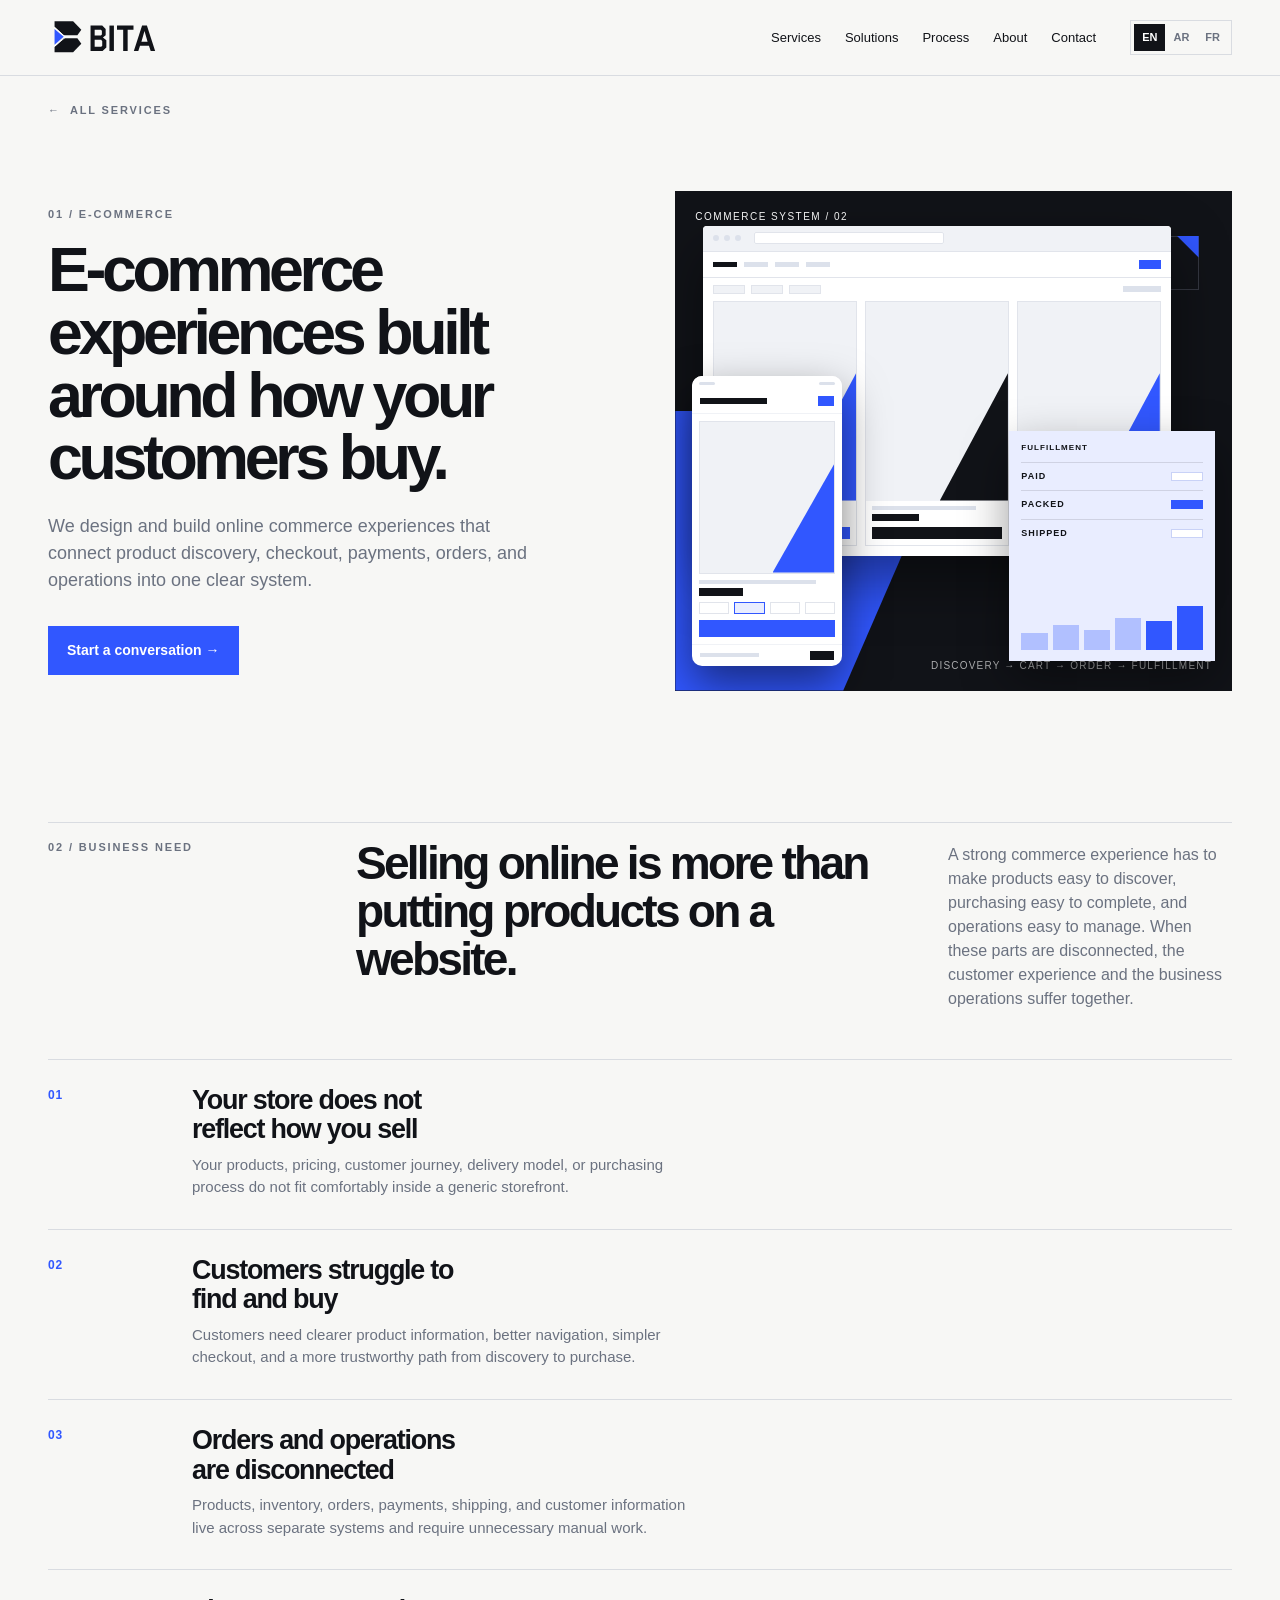
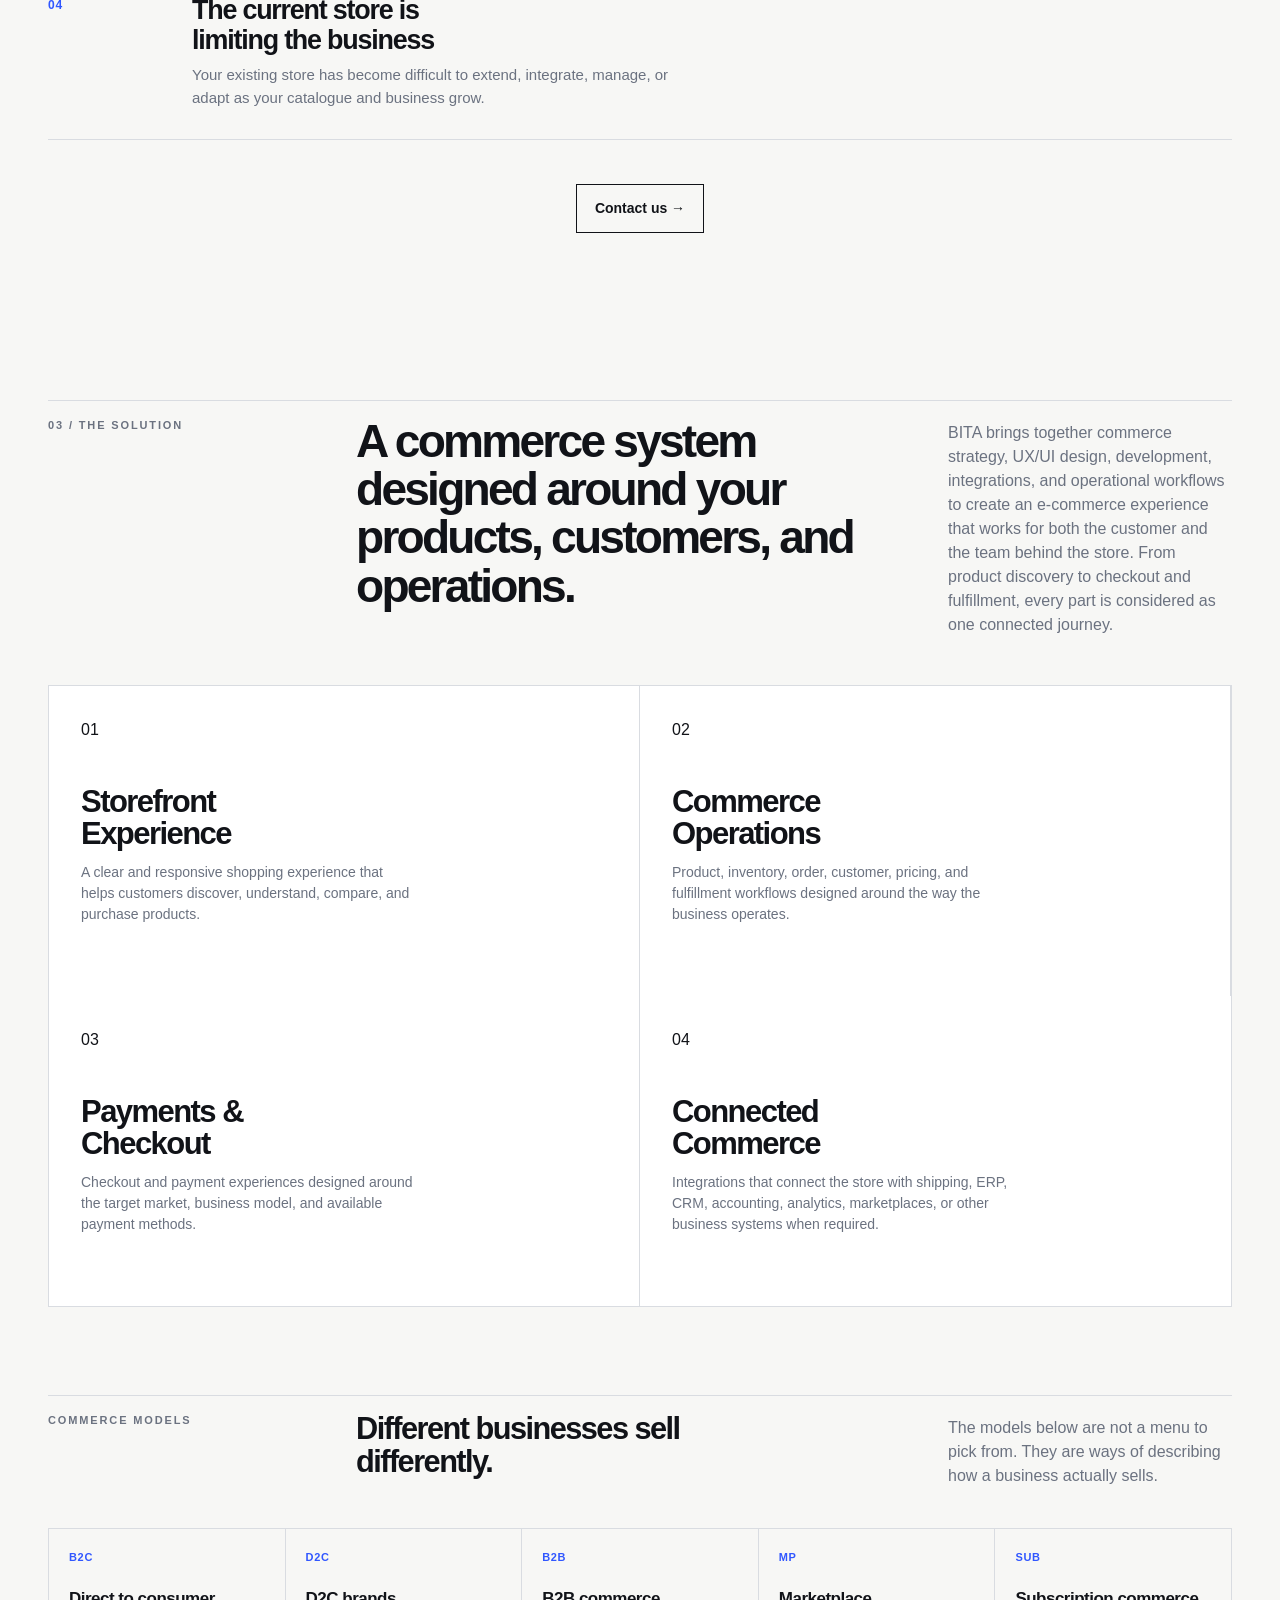
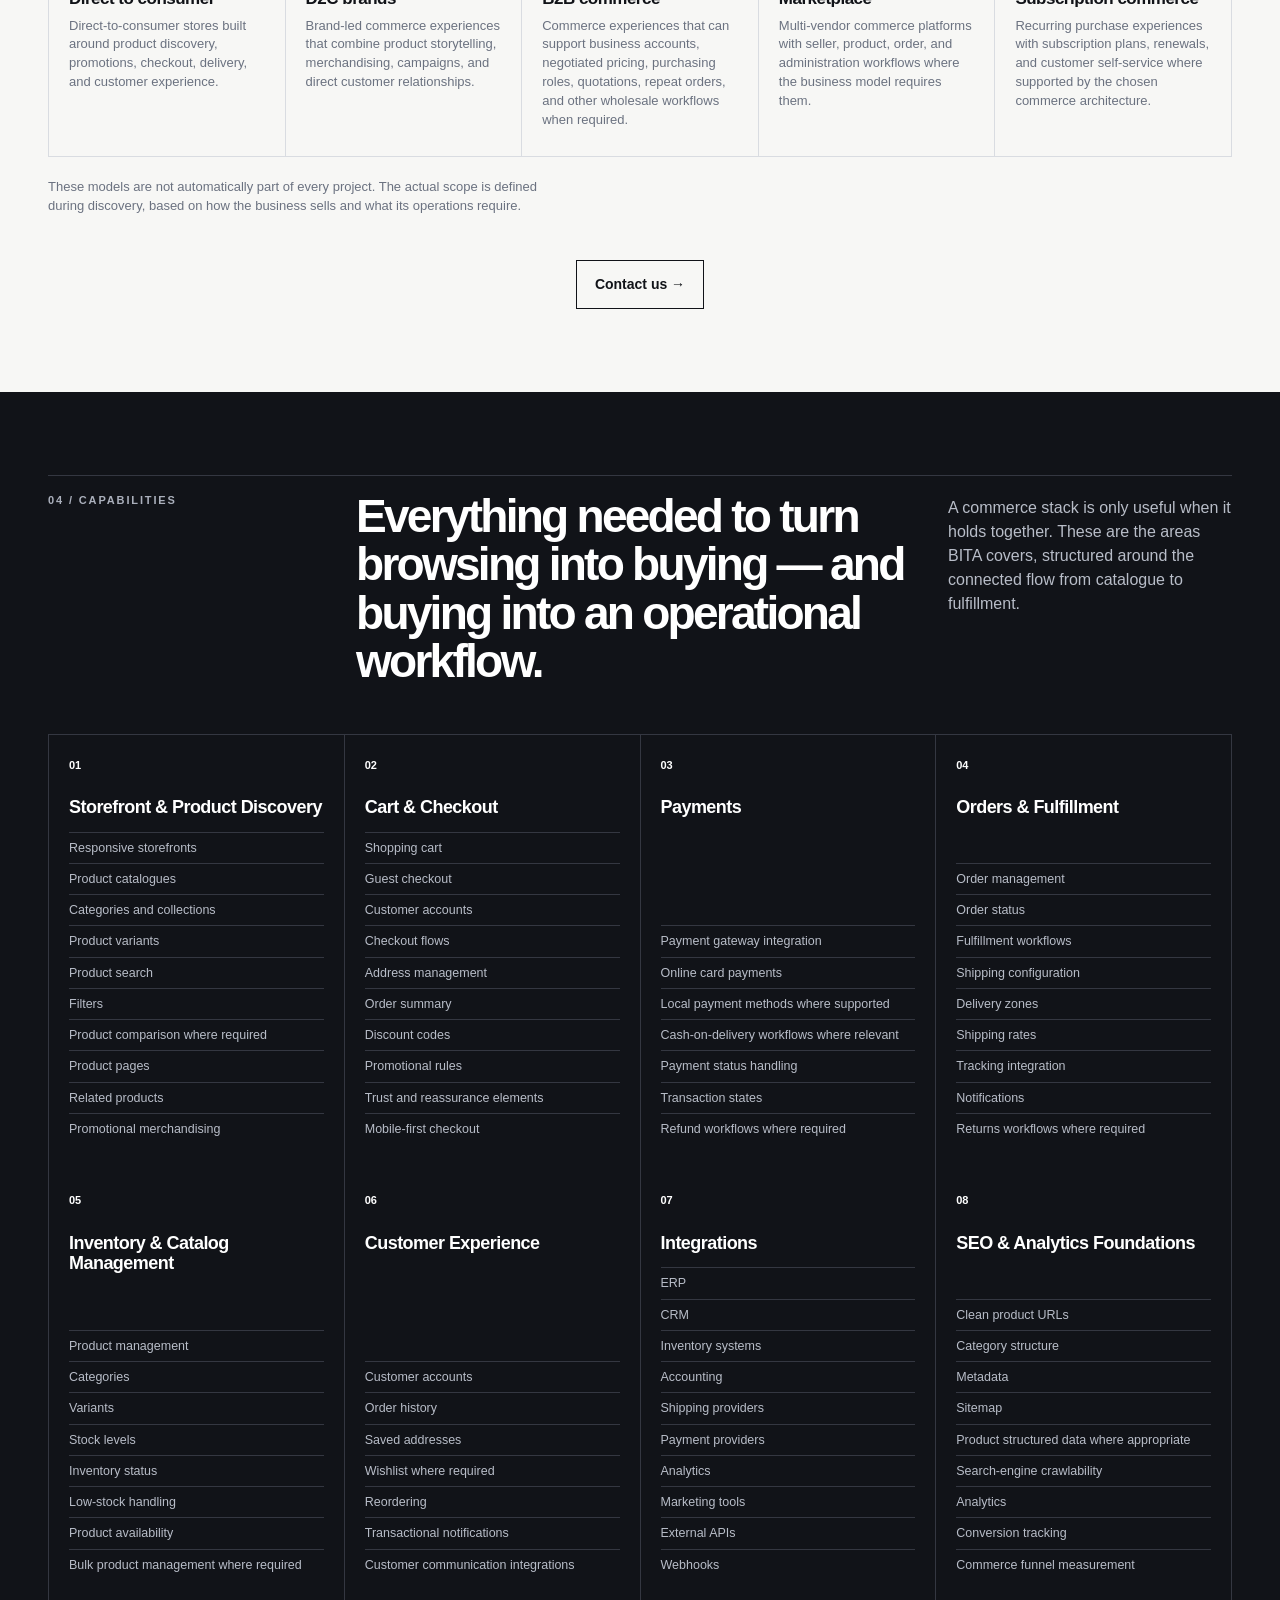
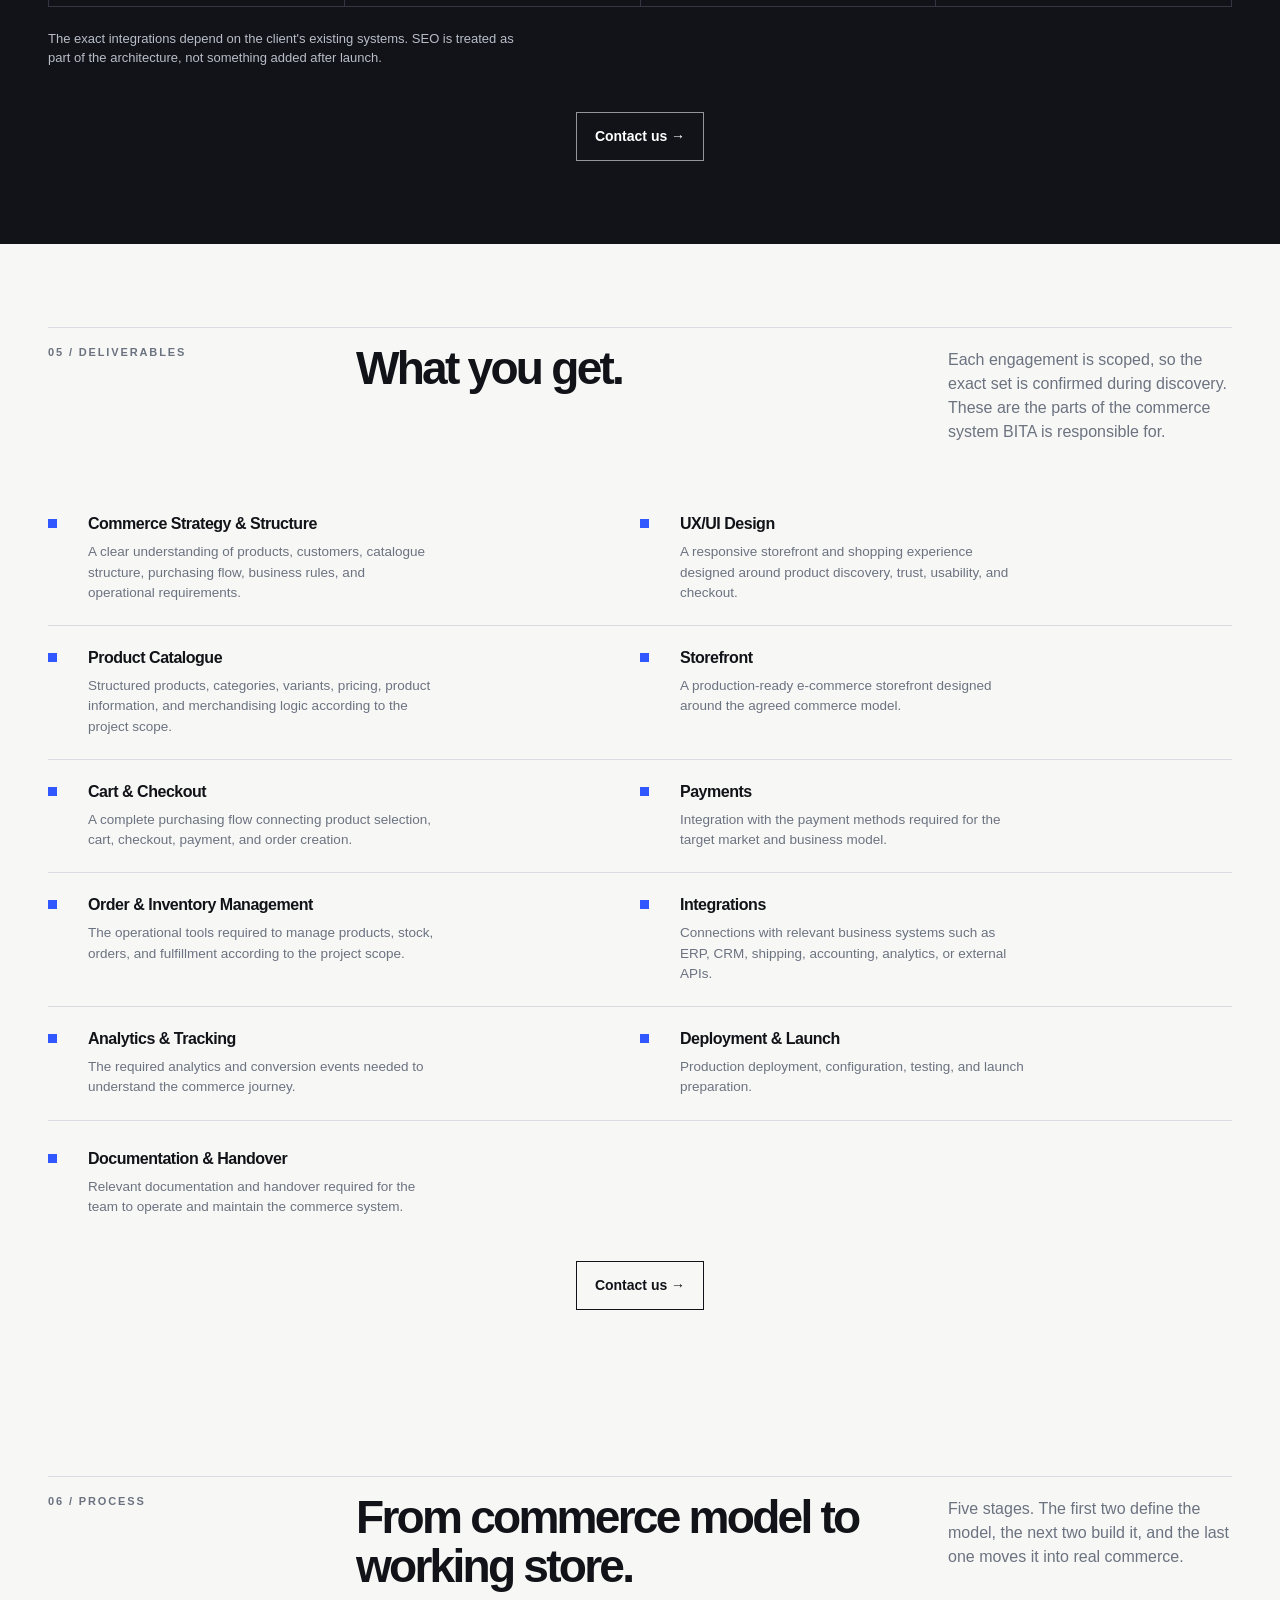
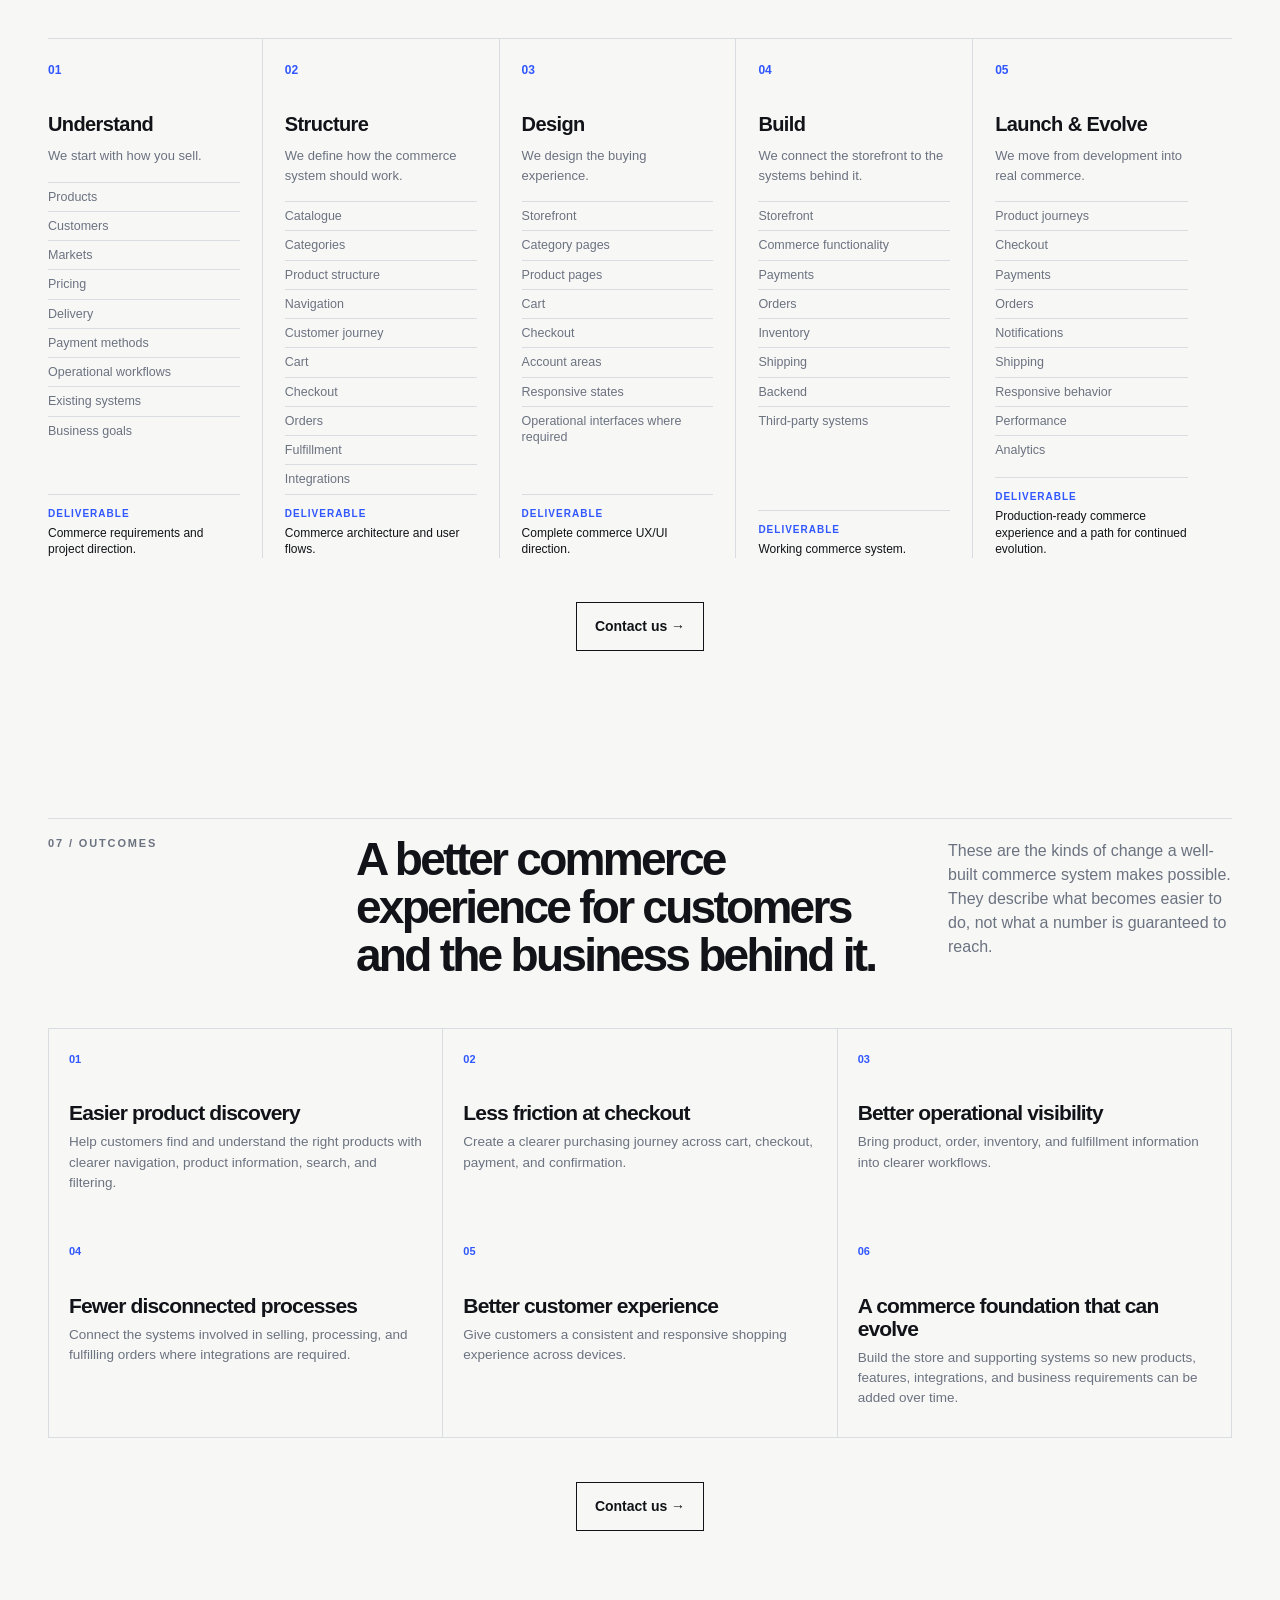
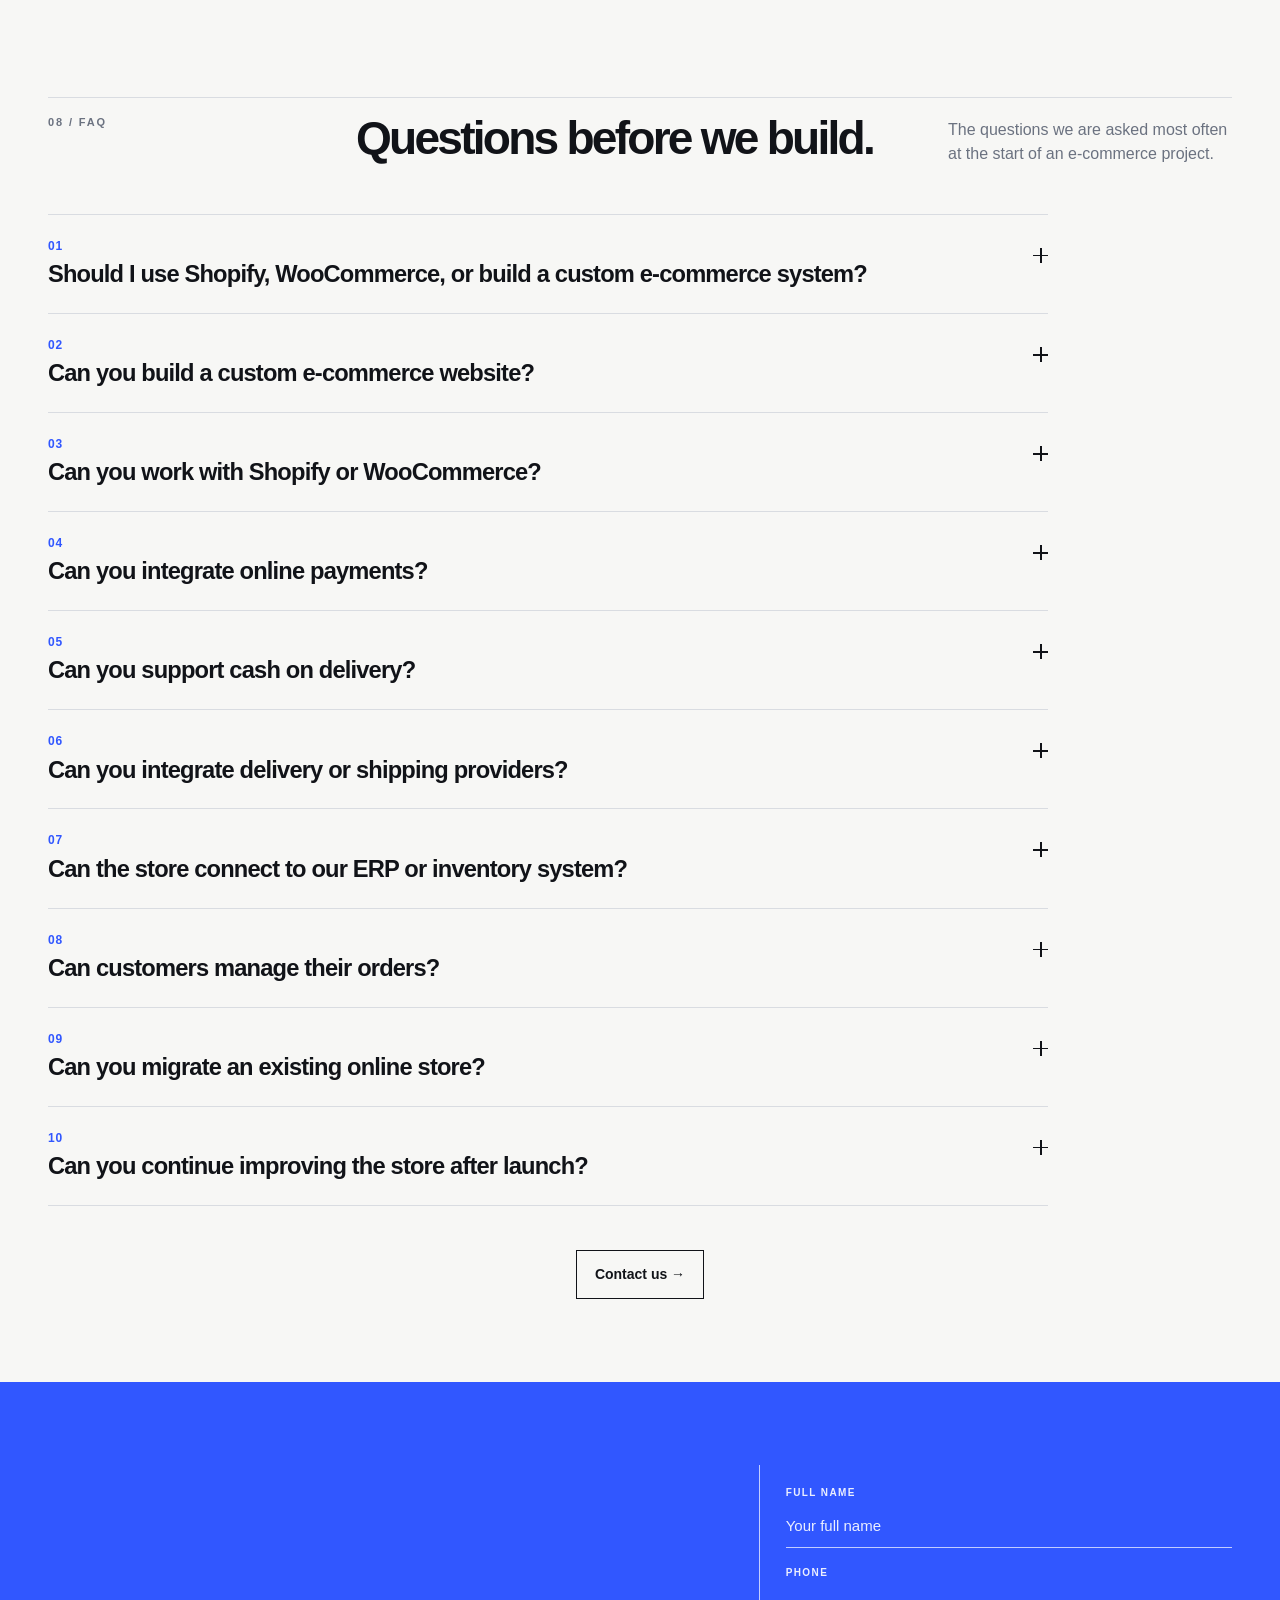
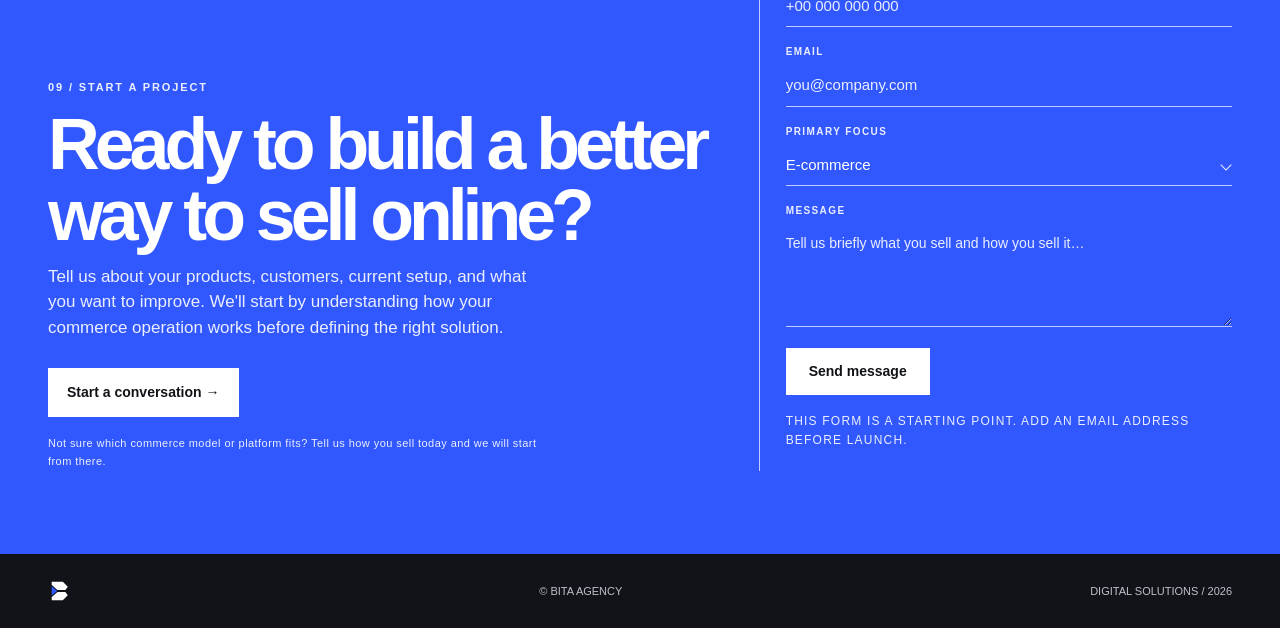
<file: services/ecommerce/index.html>
<!doctype html>
<html lang="en" dir="ltr" data-lang="en">

<head>
    <meta charset="utf-8">
    <meta name="viewport" content="width=device-width,initial-scale=1">

    <script>
        /* The chosen language is stored so it follows the reader across pages.
           It is applied here, before the stylesheet renders, because applying
           it later would paint the English copy first and then swap every
           string, which reads as a flash and shifts the layout. */
        try {
            var bitaLang = localStorage.getItem('bita-lang');
            if (bitaLang === 'en' || bitaLang === 'ar' || bitaLang === 'fr') {
                var bitaRoot = document.documentElement;
                bitaRoot.dataset.lang = bitaLang;
                bitaRoot.lang = bitaLang;
                bitaRoot.dir = bitaLang === 'ar' ? 'rtl' : 'ltr';
            }
        } catch (e) { }
    </script>
    <title>E-commerce Development &amp; Solutions | BITA Agency</title>
    <meta name="description"
        content="BITA designs and builds e-commerce experiences around your products, customers, checkout, payments, orders, operations, and integrations.">
    <meta property="og:type" content="website">
    <meta property="og:title" content="E-commerce Development &amp; Solutions | BITA Agency">
    <meta property="og:description"
        content="BITA designs and builds e-commerce experiences around your products, customers, checkout, payments, orders, operations, and integrations.">
    <meta name="twitter:card" content="summary">
    <link rel="icon" href="../../favicon.svg" type="image/svg+xml">
    <link rel="apple-touch-icon" href="../../apple-touch-icon.png">
    <link rel="stylesheet" href="../../assets/css/bita.css">
    <link rel="stylesheet" href="../../assets/css/service.css">
    <script type="application/json" id="page-meta">
        {
            "titles": {
                "en": "E-commerce Development & Solutions | BITA Agency",
                "ar": "تطوير وحلول التجارة الإلكترونية | BITA",
                "fr": "Développement & Solutions E-commerce | BITA"
            },
            "descriptions": {
                "en": "BITA designs and builds e-commerce experiences around your products, customers, checkout, payments, orders, operations, and integrations.",
                "ar": "تصمم BITA وتبني تجارب تجارة إلكترونية حول منتجاتك وعملائك ومسار الدفع والمدفوعات والطلبات والعمليات والتكاملات.",
                "fr": "BITA conçoit et développe des expériences e-commerce autour de vos produits, vos clients, le tunnel d'achat, les paiements, les commandes, les opérations et les intégrations."
            }
        }
    </script>
</head>

<body>
    <header>
        <div class="wrap">
            <a class="logo" href="../../index.html" data-i18n="BITA Digital Solutions|BITA للحلول الرقمية|BITA Solutions digitales"
                aria-label="BITA Digital Solutions">
                <svg viewBox="0 0 450 110" width="450" height="110" aria-hidden="true" focusable="false">
                    <g transform="translate(20 4) scale(.93)">
                        <path fill="#111318" d="M0 0H61L88 28L75 46H30L0 18Z" />
                        <path fill="#111318" d="M30 56H75L88 74L61 102H0V84Z" />
                        <path fill="#3157FF" d="M0 25L30 51L0 77Z" />
                        <path fill="none" stroke="#FFFFFF" stroke-width="3" stroke-linejoin="miter"
                            d="M0 20L36 52L0 82" />
                    </g>
                    <g transform="translate(130 17) scale(1.05)" fill="#111318">
                        <path
                            d="M0 0H34L44 10V28L36 35L46 43V64L35 74H0V0ZM12 12V29H30L33 26V15L30 12H12ZM12 41V62H31L34 59V46L31 41H12Z" />
                        <path d="M55 0H68V74H55Z" />
                        <path d="M77 0H125V12H108V74H95V12H77Z" />
                        <path d="M150 0H164L188 74H175L170 59H144L139 74H126L150 0ZM157 16L148 47H166L157 16Z" />
                    </g>
                </svg>
            </a>
            <nav class="nav" data-i18n="Primary navigation|التنقل الرئيسي|Navigation principale"
                aria-label="Primary navigation"><a class="nav-link" href="../../index.html#services"><span class="en">Services</span><span
                        class="ar">الخدمات</span><span class="fr">Services</span></a><a class="nav-link"
                    href="../../index.html#solutions"><span class="en">Solutions</span><span class="ar">الحلول</span><span
                        class="fr">Solutions</span></a><a class="nav-link" href="../../index.html#process"><span
                        class="en">Process</span><span class="ar">المنهجية</span><span
                        class="fr">Méthode</span></a><a class="nav-link" href="../../index.html#about"><span
                        class="en">About</span><span class="ar">من نحن</span><span
                        class="fr">À propos</span></a><a class="nav-link" href="../../index.html#contact"><span
                        class="en">Contact</span><span class="ar">تواصل</span><span class="fr">Contact</span></a>
                <div class="lang" role="group" data-i18n="Language|اللغة|Langue" aria-label="Language"><button
                        class="active" data-lang="en" lang="en">EN</button><button data-lang="ar"
                        lang="ar">AR</button><button data-lang="fr" lang="fr">FR</button></div>
            </nav><a class="menu" href="../../index.html#contact" style="text-decoration:none;color:inherit"
                data-i18n="Jump to contact|الانتقال إلى التواصل|Accéder à la section contact"
                aria-label="Jump to contact">↗</a>
        </div>
    </header>
    <main>
        <div class="svc-breadcrumb">
            <div class="wrap"><a class="crumb" href="../../index.html#services"><span aria-hidden="true">←</span><span
                        class="en">All services</span><span class="ar">كل الخدمات</span><span
                        class="fr">Tous les services</span></a></div>
        </div>

        <!-- ============================== 01 HERO ============================== -->
        <section class="svc-hero">
            <div class="wrap svc-hero-grid">
                <div>
                    <div class="eyebrow en">01 / E-COMMERCE</div>
                    <div class="eyebrow ar">01 / التجارة الإلكترونية</div>
                    <div class="eyebrow fr">01 / E-COMMERCE</div>
                    <h1 class="en">E-commerce experiences built around how your customers buy.</h1>
                    <h1 class="ar">تجارب تجارة إلكترونية مبنية حول طريقة شراء عملائك.</h1>
                    <h1 class="fr">Des expériences e-commerce conçues autour de la manière dont vos clients achètent.</h1>
                    <p class="en">We design and build online commerce experiences that connect product discovery,
                        checkout, payments, orders, and operations into one clear system.</p>
                    <p class="ar">نصمم ونبني تجارب تجارة إلكترونية تربط اكتشاف المنتج ومسار الدفع والمدفوعات والطلبات
                        والعمليات في نظام واحد واضح.</p>
                    <p class="fr">Nous concevons et développons des expériences commerce en ligne qui relient la
                        découverte des produits, le paiement, les transactions, les commandes et les opérations dans un
                        seul système clair.</p>
                    <div class="actions"><a class="button primary" href="#start"><span class="en">Start a
                                conversation →</span><span class="ar">اتصل بنا →</span><span
                                class="fr">Démarrer une conversation →</span></a></div>
                </div>
                <div class="svc-art" role="img"
                    data-i18n="Composed commerce system: a desktop storefront, a mobile product page, and a fulfillment pipeline driven by one order flow|نظام تجارة متكامل: واجهة متجر على سطح المكتب وصفحة منتج على الجوال وخط تنفيذ تدفعه رحلة طلب واحدة|Un système commerce composé : une boutique sur ordinateur, une fiche produit mobile et un pipeline de préparation alimentés par un même flux de commande"
                    aria-label="Composed commerce system: a desktop storefront, a mobile product page, and a fulfillment pipeline driven by one order flow">
                    <div class="gridlines"></div>
                    <div class="wedge" aria-hidden="true"></div>
                    <div class="art-frame" aria-hidden="true"></div>

                    <div class="art-window" aria-hidden="true">
                        <div class="art-chrome"><i></i><i></i><i></i><span class="art-url"></span></div>
                        <div class="shop-body">
                            <div class="shop-nav"><span></span><span></span><span></span><span></span><b></b></div>
                            <div class="shop-filters"><span></span><span></span><span></span><em></em></div>
                            <div class="shop-pgrid">
                                <div class="shop-card">
                                    <div class="shop-thumb"></div>
                                    <div class="shop-meta"><span></span><b></b></div>
                                    <div class="shop-buy"></div>
                                </div>
                                <div class="shop-card alt">
                                    <div class="shop-thumb"></div>
                                    <div class="shop-meta"><span></span><b></b></div>
                                    <div class="shop-buy"></div>
                                </div>
                                <div class="shop-card">
                                    <div class="shop-thumb"></div>
                                    <div class="shop-meta"><span></span><b></b></div>
                                    <div class="shop-buy"></div>
                                </div>
                            </div>
                        </div>
                    </div>

                    <div class="art-mobile shop" aria-hidden="true">
                        <div class="art-status"><span></span><span></span></div>
                        <div class="shop-mhead"><b></b><em></em></div>
                        <div class="shop-mbody">
                            <div class="shop-mimg"></div>
                            <div class="shop-mline"><span></span><b></b></div>
                            <div class="shop-mchips"><i></i><i class="on"></i><i></i><i></i></div>
                            <div class="shop-mcta"></div>
                        </div>
                        <div class="shop-mcart"><span></span><b></b></div>
                    </div>

                    <div class="art-ops tall" aria-hidden="true">
                        <small><span class="en">Fulfillment</span><span class="ar">التنفيذ</span><span
                                class="fr">Préparation</span></small>
                        <div class="shop-flow">
                            <div><span class="en">Paid</span><span class="ar">مدفوع</span><span
                                    class="fr">Payé</span><i></i></div>
                            <div class="on"><span class="en">Packed</span><span class="ar">مُجهّز</span><span
                                    class="fr">Préparé</span><i></i></div>
                            <div><span class="en">Shipped</span><span class="ar">مُشحن</span><span
                                    class="fr">Expédié</span><i></i></div>
                        </div>
                        <div class="bars"><i style="height:38%"></i><i style="height:56%"></i><i
                                style="height:44%"></i><i style="height:72%"></i><i
                                style="height:64%"></i><i style="height:100%"></i></div>
                    </div>

                    <div class="corner-note">COMMERCE SYSTEM / 02</div>
                    <div class="axis">DISCOVERY → CART → ORDER → FULFILLMENT</div>
                </div>
            </div>
        </section>

        <!-- ========================= 02 BUSINESS NEED ========================= -->
        <section class="section" id="need">
            <div class="wrap">
                <div class="section-head">
                    <div class="eyebrow en">02 / BUSINESS NEED</div>
                    <div class="eyebrow ar">02 / حاجة العمل</div>
                    <div class="eyebrow fr">02 / BESOIN MÉTIER</div>
                    <h2 class="section-title en">Selling online is more than putting products on a website.</h2>
                    <h2 class="section-title ar">البيع عبر الإنترنت أكثر من مجرد عرض منتجات على موقع.</h2>
                    <h2 class="section-title fr">Vendre en ligne ne se résume pas à mettre des produits sur un site web.</h2>
                    <p class="section-intro en">A strong commerce experience has to make products easy to discover,
                        purchasing easy to complete, and operations easy to manage. When these parts are disconnected,
                        the customer experience and the business operations suffer together.</p>
                    <p class="section-intro ar">تجربة التجارة القوية تجعل اكتشاف المنتجات سهلًا وإتمام الشراء سهلًا
                        وإدارة العمليات سهلة. وعندما تنفصل هذه الأجزاء، تتضرر تجربة العملاء وعمليات العمل معًا.</p>
                    <p class="section-intro fr">Une expérience commerce solide doit rendre les produits faciles à
                        découvrir, l'achat facile à finaliser et les opérations faciles à piloter. Lorsque ces éléments
                        sont déconnectés, l'expérience client et les opérations métier en souffrent ensemble.</p>
                </div>
                <div class="need-list">
                    <article class="need">
                        <div class="need-no">01</div>
                        <div>
                            <h3 class="en">Your store does not reflect how you sell</h3>
                            <h3 class="ar">متجرك لا يعكس طريقة بيعك</h3>
                            <h3 class="fr">Votre boutique ne reflète pas votre façon de vendre</h3>
                            <p class="en">Your products, pricing, customer journey, delivery model, or purchasing
                                process do not fit comfortably inside a generic storefront.</p>
                            <p class="ar">منتجاتك أو أسعارك أو رحلة العميل أو نموذج التوصيل أو عملية الشراء لا تناسب
                                متجرًا عامًا بشكل مريح.</p>
                            <p class="fr">Vos produits, vos prix, le parcours client, votre modèle de livraison ou
                                votre processus d'achat ne s'intègrent pas correctement dans une boutique
                                générique.</p>
                        </div>
                    </article>
                    <article class="need">
                        <div class="need-no">02</div>
                        <div>
                            <h3 class="en">Customers struggle to find and buy</h3>
                            <h3 class="ar">صعوبة لدى العملاء في العثور على المنتجات وإتمام الشراء</h3>
                            <h3 class="fr">Les clients peinent à trouver et à acheter</h3>
                            <p class="en">Customers need clearer product information, better navigation, simpler
                                checkout, and a more trustworthy path from discovery to purchase.</p>
                            <p class="ar">يحتاج العملاء إلى معلومات أوضح عن المنتج، وتنقل أفضل، ومسار شراء أبسط، وطريق
                                أكثر موثوقية من الاكتشاف إلى الشراء.</p>
                            <p class="fr">Les clients ont besoin d'informations produit plus claires, d'une meilleure
                                navigation, d'un paiement plus simple et d'un parcours plus fiable entre la découverte
                                et l'achat.</p>
                        </div>
                    </article>
                    <article class="need">
                        <div class="need-no">03</div>
                        <div>
                            <h3 class="en">Orders and operations are disconnected</h3>
                            <h3 class="ar">الطلبات والعمليات منفصلة</h3>
                            <h3 class="fr">Commandes et opérations déconnectées</h3>
                            <p class="en">Products, inventory, orders, payments, shipping, and customer information
                                live across separate systems and require unnecessary manual work.</p>
                            <p class="ar">تعيش المنتجات والمخزون والطلبات والمدفوعات والشحن ومعلومات العملاء في أنظمة
                                منفصلة وتتطلب عملًا يدويًا غير ضروري.</p>
                            <p class="fr">Produits, stocks, commandes, paiements, expéditions et informations clients
                                vivent dans des systèmes séparés et exigent un travail manuel inutile.</p>
                        </div>
                    </article>
                    <article class="need">
                        <div class="need-no">04</div>
                        <div>
                            <h3 class="en">The current store is limiting the business</h3>
                            <h3 class="ar">المتجر الحالي يحدّ من نمو العمل</h3>
                            <h3 class="fr">La boutique actuelle limite l'entreprise</h3>
                            <p class="en">Your existing store has become difficult to extend, integrate, manage, or
                                adapt as your catalogue and business grow.</p>
                            <p class="ar">أصبح متجرك الحالي صعب التوسعة أو التكامل أو الإدارة أو التكيف مع نمو
                                الكتالوج وتوسّع نطاق عملك.</p>
                            <p class="fr">Votre boutique actuelle est devenue difficile à étendre, à connecter, à gérer
                                ou à adapter à mesure que votre catalogue et votre activité grandissent.</p>
                        </div>
                    </article>
                </div>
                <div class="section-cta"><a class="button ghost" href="#start"><span class="en">Contact us
                                        →</span><span class="ar">اتصل بنا →</span><span class="fr">Nous contacter
                                        →</span></a></div>
            </div>
        </section>

        <!-- =========================== 03 SOLUTION =========================== -->
        <section class="section" id="solution">
            <div class="wrap">
                <div class="section-head">
                    <div class="eyebrow en">03 / THE SOLUTION</div>
                    <div class="eyebrow ar">03 / الحل</div>
                    <div class="eyebrow fr">03 / LA SOLUTION</div>
                    <h2 class="section-title en">A commerce system designed around your products, customers, and operations.</h2>
                    <h2 class="section-title ar">نظام تجارة مصمم حول منتجاتك وعملائك وعملياتك.</h2>
                    <h2 class="section-title fr">Un système commerce conçu autour de vos produits, vos clients et vos opérations.</h2>
                    <p class="section-intro en">BITA brings together commerce strategy, UX/UI design, development,
                        integrations, and operational workflows to create an e-commerce experience that works for both
                        the customer and the team behind the store. From product discovery to checkout and fulfillment,
                        every part is considered as one connected journey.</p>
                    <p class="section-intro ar">تجمع BITA بين استراتيجية التجارة وتصميم تجربة المستخدم وتطوير البرمجيات
                        والتكاملات ومسارات العمل التشغيلية لإنشاء تجربة تجارة إلكترونية تعمل للعميل وللفريق خلف المتجر
                        معًا. ومن اكتشاف المنتج إلى مسار الدفع والتنفيذ، يُعامَل كل جزء ك رحلة واحدة متصلة.</p>
                    <p class="section-intro fr">BITA réunit stratégie commerce, design UX/UI, développement,
                        intégrations et processus opérationnels pour créer une expérience e-commerce qui fonctionne
                        pour le client comme pour l'équipe derrière la boutique. De la découverte des produits au
                        paiement et à la livraison, chaque élément est pensé comme un parcours unique et connecté.</p>
                </div>
                <div class="solutions svc-solutions">
                    <article class="solution">
                        <div class="num">01</div>
                        <h3 class="en">Storefront Experience</h3>
                        <h3 class="ar">تجربة المتجر</h3>
                        <h3 class="fr">Expérience de la boutique</h3>
                        <p class="en">A clear and responsive shopping experience that helps customers discover,
                            understand, compare, and purchase products.</p>
                        <p class="ar">تجربة تسوّق واضحة ومتجاوبة تساعد العملاء على اكتشاف المنتجات وفهمها ومقارنتها وشرائها.</p>
                        <p class="fr">Une expérience d'achat claire et réactive qui aide les clients à découvrir,
                            comprendre, comparer et acheter des produits.</p>
                    </article>
                    <article class="solution">
                        <div class="num">02</div>
                        <h3 class="en">Commerce Operations</h3>
                        <h3 class="ar">عمليات التجارة</h3>
                        <h3 class="fr">Opérations commerce</h3>
                        <p class="en">Product, inventory, order, customer, pricing, and fulfillment workflows designed
                            around the way the business operates.</p>
                        <p class="ar">مسارات عمل للمنتجات والمخزون والطلبات والعملاء والتسعير والتنفيذ مصممة حول طريقة
                            تشغيل العمل.</p>
                        <p class="fr">Des processus produits, stocks, commandes, clients, tarifs et livraison conçus
                            autour du fonctionnement réel de l'entreprise.</p>
                    </article>
                    <article class="solution">
                        <div class="num">03</div>
                        <h3 class="en">Payments &amp; Checkout</h3>
                        <h3 class="ar">المدفوعات ومسار الدفع</h3>
                        <h3 class="fr">Paiements et paiement</h3>
                        <p class="en">Checkout and payment experiences designed around the target market, business
                            model, and available payment methods.</p>
                        <p class="ar">تجارب دفع ومدفوعات مصممة حول السوق المستهدف ونموذج العمل وطرق الدفع
                            المتاحة.</p>
                        <p class="fr">Des expériences de paiement conçues autour du marché cible, du modèle économique
                            et des moyens de paiement disponibles.</p>
                    </article>
                    <article class="solution">
                        <div class="num">04</div>
                        <h3 class="en">Connected Commerce</h3>
                        <h3 class="ar">تجارة متصلة</h3>
                        <h3 class="fr">Commerce connecté</h3>
                        <p class="en">Integrations that connect the store with shipping, ERP, CRM, accounting,
                            analytics, marketplaces, or other business systems when required.</p>
                        <p class="ar">تكاملات تربط المتجر مع الشحن وتخطيط موارد المؤسسات وإدارة علاقات العملاء
                            والمحاسبة والتحليلات والمنصات أو غيرها من أنظمة الأعمال عند الحاجة.</p>
                        <p class="fr">Des intégrations qui relient la boutique aux expéditions, à l'ERP, au CRM, à la
                            comptabilité, à l'analytique, aux places de marché ou à d'autres systèmes métier, si
                            nécessaire.</p>
                    </article>
                </div>

                <!-- Commerce models: a subsection of 03, not a separate section -->
                <div class="subhead">
                    <div class="eyebrow en">COMMERCE MODELS</div>
                    <div class="eyebrow ar">نماذج التجارة</div>
                    <div class="eyebrow fr">MODÈLES COMMERCE</div>
                    <h2 class="section-title en">Different businesses sell differently.</h2>
                    <h2 class="section-title ar">الشركات المختلفة تبيع بطرق مختلفة.</h2>
                    <h2 class="section-title fr">Les entreprises ne vendent pas toutes de la même façon.</h2>
                    <p class="section-intro en">The models below are not a menu to pick from. They are ways of
                        describing how a business actually sells.</p>
                    <p class="section-intro ar">النماذج أدناه ليست قائمة تختار منها. إنها طرق لوصف طريقة بيع العمل
                        فعليًا.</p>
                    <p class="section-intro fr">Les modèles ci-dessous ne sont pas un menu à cocher. Ils servent à
                        décrire la façon dont une entreprise vend réellement.</p>
                </div>
                <div class="models">
                    <article class="model">
                        <div class="model-code">B2C</div>
                        <h3 class="en">Direct to consumer</h3>
                        <h3 class="ar">مباشر للمستهلك</h3>
                        <h3 class="fr">Vente directe au consommateur</h3>
                        <p class="en">Direct-to-consumer stores built around product discovery, promotions, checkout,
                            delivery, and customer experience.</p>
                        <p class="ar">متاجر تبيع مباشرة للمستهلكين مبنية حول اكتشاف المنتج والعروض ومسار الدفع
                            والتوصيل وتجربة العميل.</p>
                        <p class="fr">Des boutiques en vente directe au consommateur, structurées autour de la
                            découverte des produits, des promotions, du paiement, de la livraison et de l'expérience
                            client.</p>
                    </article>
                    <article class="model">
                        <div class="model-code">D2C</div>
                        <h3 class="en">D2C brands</h3>
                        <h3 class="ar">علامات تجارية D2C</h3>
                        <h3 class="fr">Marques D2C</h3>
                        <p class="en">Brand-led commerce experiences that combine product storytelling, merchandising,
                            campaigns, and direct customer relationships.</p>
                        <p class="ar">تجارات تقودها العلامة التجارية تجمع بين سرد المنتج وتنظيم الواجهة والحملات
                            وعلاقات مباشرة مع العملاء.</p>
                        <p class="fr">Des expériences commerce pilotées par la marque, combinant récit produit,
                            merchandising, campagnes et relations directes avec les clients.</p>
                    </article>
                    <article class="model">
                        <div class="model-code">B2B</div>
                        <h3 class="en">B2B commerce</h3>
                        <h3 class="ar">تجارة B2B</h3>
                        <h3 class="fr">Commerce B2B</h3>
                        <p class="en">Commerce experiences that can support business accounts, negotiated pricing,
                            purchasing roles, quotations, repeat orders, and other wholesale workflows when required.</p>
                        <p class="ar">تجارب تجارية تدعم الحسابات التجارية والأسعار المتفاوضة وأدوار الشراء وعروض
                            الأسعار وطلبات التكرار وسير عمل الجملة الأخرى عند الحاجة.</p>
                        <p class="fr">Des expériences commerce pouvant prendre en charge les comptes entreprises, les
                            tarifs négociés, les rôles d'achat, les devis, les commandes récurrentes et d'autres
                            processus de gros, si nécessaire.</p>
                    </article>
                    <article class="model">
                        <div class="model-code">MP</div>
                        <h3 class="en">Marketplace</h3>
                        <h3 class="ar">منصة متعددة البائعين</h3>
                        <h3 class="fr">Place de marché</h3>
                        <p class="en">Multi-vendor commerce platforms with seller, product, order, and administration
                            workflows where the business model requires them.</p>
                        <p class="ar">منصات تجارية متعددة البائعين مع مسارات عمل للبائعين والمنتجات والطلبات
                            والإدارة حين يتطلب نموذج العمل ذلك.</p>
                        <p class="fr">Des plateformes commerce multi-vendeurs avec les processus vendeurs, produits,
                            commandes et administration lorsque le modèle économique l'exige.</p>
                    </article>
                    <article class="model">
                        <div class="model-code">SUB</div>
                        <h3 class="en">Subscription commerce</h3>
                        <h3 class="ar">تجارة بالاشتراك</h3>
                        <h3 class="fr">Commerce par abonnement</h3>
                        <p class="en">Recurring purchase experiences with subscription plans, renewals, and customer
                            self-service where supported by the chosen commerce architecture.</p>
                        <p class="ar">تجارب شراء متكررة بخطط اشتراك وتجديدات وخدمة ذاتية للعملاء حيث تدعمها بنية
                            التجارة المختارة.</p>
                        <p class="fr">Des expériences d'achat récurrent avec des plans d'abonnement, des
                            renouvellements et un espace client, lorsque l'architecture commerce retenue le
                            permet.</p>
                    </article>
                </div>
                <p class="models-note en">These models are not automatically part of every project. The actual scope is
                    defined during discovery, based on how the business sells and what its operations require.</p>
                <p class="models-note ar">هذه النماذج ليست جزءًا تلقائيًا من كل مشروع. يُحدَّد النطاق الفعلي خلال مرحلة
                    الاستكشاف بناءً على طريقة بيع العمل وما تتطلبه عملياته.</p>
                <p class="models-note fr">Ces modèles ne font pas automatiquement partie de chaque projet. Le périmètre
                    réel est défini pendant la phase de découverte, selon la façon dont l'entreprise vend et ce que ses
                    opérations exigent.</p>
                <div class="section-cta"><a class="button ghost" href="#start"><span class="en">Contact us
                                        →</span><span class="ar">اتصل بنا →</span><span class="fr">Nous contacter
                                        →</span></a></div>
            </div>
        </section>

        <!-- ========================= 04 CAPABILITIES ========================= -->
        <section class="section dark" id="capabilities">
            <div class="wrap">
                <div class="section-head">
                    <div class="eyebrow en">04 / CAPABILITIES</div>
                    <div class="eyebrow ar">04 / القدرات</div>
                    <div class="eyebrow fr">04 / COMPÉTENCES</div>
                    <h2 class="section-title en">Everything needed to turn browsing into buying — and buying into an operational workflow.</h2>
                    <h2 class="section-title ar">كل ما يلزم لتحويل التصفح إلى شراء — والشراء إلى مسار عمل تشغيلي.</h2>
                    <h2 class="section-title fr">Tout ce qu'il faut pour transformer la navigation en achat — et l'achat en processus opérationnel.</h2>
                    <p class="section-intro en">A commerce stack is only useful when it holds together. These are the
                        areas BITA covers, structured around the connected flow from catalogue to fulfillment.</p>
                    <p class="section-intro ar">لا تفيد منظومة التجارة إلا حين تعمل ككتلة واحدة. وهذه هي المجالات التي
                        تغطيها BITA، مهيكلة حول المسار المتصل من الكتالوج إلى التنفيذ.</p>
                    <p class="section-intro fr">Une stack commerce n'est utile que si elle tient ensemble. Voici les
                        domaines couverts par BITA, structurés autour du flux connecté, du catalogue à la
                        livraison.</p>
                </div>
                <div class="cap-grid four dense">
                    <article class="cap">
                        <div class="cap-no">01</div>
                        <h3 class="en">Storefront &amp; Product Discovery</h3>
                        <h3 class="ar">المتجر واكتشاف المنتجات</h3>
                        <h3 class="fr">Boutique et découverte produits</h3>
                        <ul>
                            <li class="en">Responsive storefronts</li>
                            <li class="ar">متاجر متجاوبة</li>
                            <li class="fr">Boutiques réactives</li>
                            <li class="en">Product catalogues</li>
                            <li class="ar">كتالوجات المنتجات</li>
                            <li class="fr">Catalogues produits</li>
                            <li class="en">Categories and collections</li>
                            <li class="ar">الفئات والمجموعات</li>
                            <li class="fr">Catégories et collections</li>
                            <li class="en">Product variants</li>
                            <li class="ar">خيارات المنتج</li>
                            <li class="fr">Variantes produit</li>
                            <li class="en">Product search</li>
                            <li class="ar">البحث عن المنتجات</li>
                            <li class="fr">Recherche produits</li>
                            <li class="en">Filters</li>
                            <li class="ar">عوامل التصفية</li>
                            <li class="fr">Filtres</li>
                            <li class="en">Product comparison where required</li>
                            <li class="ar">مقارنة المنتجات عند الحاجة</li>
                            <li class="fr">Comparaison de produits si nécessaire</li>
                            <li class="en">Product pages</li>
                            <li class="ar">صفحات المنتجات</li>
                            <li class="fr">Fiches produits</li>
                            <li class="en">Related products</li>
                            <li class="ar">منتجات ذات صلة</li>
                            <li class="fr">Produits associés</li>
                            <li class="en">Promotional merchandising</li>
                            <li class="ar">العرض الترويجي</li>
                            <li class="fr">Merchandising promotionnel</li>
                        </ul>
                    </article>
                    <article class="cap">
                        <div class="cap-no">02</div>
                        <h3 class="en">Cart &amp; Checkout</h3>
                        <h3 class="ar">السلة ومسار الدفع</h3>
                        <h3 class="fr">Panier et paiement</h3>
                        <ul>
                            <li class="en">Shopping cart</li>
                            <li class="ar">سلة التسوق</li>
                            <li class="fr">Panier d'achat</li>
                            <li class="en">Guest checkout</li>
                            <li class="ar">الدفع كزائر</li>
                            <li class="fr">Paiement en tant qu'invité</li>
                            <li class="en">Customer accounts</li>
                            <li class="ar">حسابات العملاء</li>
                            <li class="fr">Comptes clients</li>
                            <li class="en">Checkout flows</li>
                            <li class="ar">مسارات الدفع</li>
                            <li class="fr">Parcours de paiement</li>
                            <li class="en">Address management</li>
                            <li class="ar">إدارة العناوين</li>
                            <li class="fr">Gestion des adresses</li>
                            <li class="en">Order summary</li>
                            <li class="ar">ملخص الطلب</li>
                            <li class="fr">Récapitulatif de commande</li>
                            <li class="en">Discount codes</li>
                            <li class="ar">أكواد الخصم</li>
                            <li class="fr">Codes promo</li>
                            <li class="en">Promotional rules</li>
                            <li class="ar">قواعد العروض</li>
                            <li class="fr">Règles promotionnelles</li>
                            <li class="en">Trust and reassurance elements</li>
                            <li class="ar">عناصر الثقة والطمأنة</li>
                            <li class="fr">Éléments de confiance</li>
                            <li class="en">Mobile-first checkout</li>
                            <li class="ar">دفع يبدأ من الجوال</li>
                            <li class="fr">Paiement mobile d'abord</li>
                        </ul>
                    </article>
                    <article class="cap">
                        <div class="cap-no">03</div>
                        <h3 class="en">Payments</h3>
                        <h3 class="ar">المدفوعات</h3>
                        <h3 class="fr">Paiements</h3>
                        <ul>
                            <li class="en">Payment gateway integration</li>
                            <li class="ar">تكامل بوابة الدفع</li>
                            <li class="fr">Intégration d'une passerelle de paiement</li>
                            <li class="en">Online card payments</li>
                            <li class="ar">الدفع بالبطاقات عبر الإنترنت</li>
                            <li class="fr">Paiement par carte en ligne</li>
                            <li class="en">Local payment methods where supported</li>
                            <li class="ar">طرق الدفع المحلية حيث تُدعم</li>
                            <li class="fr">Moyens de paiement locaux pris en charge</li>
                            <li class="en">Cash-on-delivery workflows where relevant</li>
                            <li class="ar">مسارات الدفع عند الاستلام عند الحاجة</li>
                            <li class="fr">Processus de paiement à la livraison si pertinent</li>
                            <li class="en">Payment status handling</li>
                            <li class="ar">معالجة حالة الدفع</li>
                            <li class="fr">Gestion du statut de paiement</li>
                            <li class="en">Transaction states</li>
                            <li class="ar">حالات المعاملة</li>
                            <li class="fr">États de transaction</li>
                            <li class="en">Refund workflows where required</li>
                            <li class="ar">مسارات الاسترداد عند الحاجة</li>
                            <li class="fr">Processus de remboursement si nécessaire</li>
                        </ul>
                    </article>
                    <article class="cap">
                        <div class="cap-no">04</div>
                        <h3 class="en">Orders &amp; Fulfillment</h3>
                        <h3 class="ar">الطلبات والتنفيذ</h3>
                        <h3 class="fr">Commandes et préparation</h3>
                        <ul>
                            <li class="en">Order management</li>
                            <li class="ar">إدارة الطلبات</li>
                            <li class="fr">Gestion des commandes</li>
                            <li class="en">Order status</li>
                            <li class="ar">حالة الطلب</li>
                            <li class="fr">Statut de commande</li>
                            <li class="en">Fulfillment workflows</li>
                            <li class="ar">مسارات التنفيذ</li>
                            <li class="fr">Processus de préparation</li>
                            <li class="en">Shipping configuration</li>
                            <li class="ar">إعداد الشحن</li>
                            <li class="fr">Configuration des expéditions</li>
                            <li class="en">Delivery zones</li>
                            <li class="ar">مناطق التوصيل</li>
                            <li class="fr">Zones de livraison</li>
                            <li class="en">Shipping rates</li>
                            <li class="ar">أسعار الشحن</li>
                            <li class="fr">Tarifs de livraison</li>
                            <li class="en">Tracking integration</li>
                            <li class="ar">تكامل التتبع</li>
                            <li class="fr">Intégration du suivi</li>
                            <li class="en">Notifications</li>
                            <li class="ar">الإشعارات</li>
                            <li class="fr">Notifications</li>
                            <li class="en">Returns workflows where required</li>
                            <li class="ar">مسارات الإرجاع عند الحاجة</li>
                            <li class="fr">Processus de retour si nécessaire</li>
                        </ul>
                    </article>
                    <article class="cap">
                        <div class="cap-no">05</div>
                        <h3 class="en">Inventory &amp; Catalog Management</h3>
                        <h3 class="ar">إدارة المخزون والكتالوج</h3>
                        <h3 class="fr">Gestion des stocks et du catalogue</h3>
                        <ul>
                            <li class="en">Product management</li>
                            <li class="ar">إدارة المنتجات</li>
                            <li class="fr">Gestion des produits</li>
                            <li class="en">Categories</li>
                            <li class="ar">الفئات</li>
                            <li class="fr">Catégories</li>
                            <li class="en">Variants</li>
                            <li class="ar">الخيارات</li>
                            <li class="fr">Variantes</li>
                            <li class="en">Stock levels</li>
                            <li class="ar">مستويات المخزون</li>
                            <li class="fr">Niveaux de stock</li>
                            <li class="en">Inventory status</li>
                            <li class="ar">حالة المخزون</li>
                            <li class="fr">Statut de stock</li>
                            <li class="en">Low-stock handling</li>
                            <li class="ar">معالجة انخفاض المخزون</li>
                            <li class="fr">Gestion des stocks faibles</li>
                            <li class="en">Product availability</li>
                            <li class="ar">إتاحة المنتج</li>
                            <li class="fr">Disponibilité produit</li>
                            <li class="en">Bulk product management where required</li>
                            <li class="ar">الإدارة الجماعية للمنتجات عند الحاجة</li>
                            <li class="fr">Gestion en masse si nécessaire</li>
                        </ul>
                    </article>
                    <article class="cap">
                        <div class="cap-no">06</div>
                        <h3 class="en">Customer Experience</h3>
                        <h3 class="ar">تجربة العميل</h3>
                        <h3 class="fr">Expérience client</h3>
                        <ul>
                            <li class="en">Customer accounts</li>
                            <li class="ar">حسابات العملاء</li>
                            <li class="fr">Comptes clients</li>
                            <li class="en">Order history</li>
                            <li class="ar">سجل الطلبات</li>
                            <li class="fr">Historique des commandes</li>
                            <li class="en">Saved addresses</li>
                            <li class="ar">العناوين المحفوظة</li>
                            <li class="fr">Adresses enregistrées</li>
                            <li class="en">Wishlist where required</li>
                            <li class="ar">قائمة الرغبات عند الحاجة</li>
                            <li class="fr">Liste d'envies si nécessaire</li>
                            <li class="en">Reordering</li>
                            <li class="ar">إعادة الطلب</li>
                            <li class="fr">Commande rapide</li>
                            <li class="en">Transactional notifications</li>
                            <li class="ar">الإشعارات التشغيلية</li>
                            <li class="fr">Notifications transactionnelles</li>
                            <li class="en">Customer communication integrations</li>
                            <li class="ar">تكاملات مراسلات العملاء</li>
                            <li class="fr">Intégrations de communication client</li>
                        </ul>
                    </article>
                    <article class="cap">
                        <div class="cap-no">07</div>
                        <h3 class="en">Integrations</h3>
                        <h3 class="ar">التكاملات</h3>
                        <h3 class="fr">Intégrations</h3>
                        <ul>
                            <li class="en">ERP</li>
                            <li class="ar">تخطيط موارد المؤسسات</li>
                            <li class="fr">ERP</li>
                            <li class="en">CRM</li>
                            <li class="ar">إدارة علاقات العملاء</li>
                            <li class="fr">CRM</li>
                            <li class="en">Inventory systems</li>
                            <li class="ar">أنظمة المخزون</li>
                            <li class="fr">Systèmes de stock</li>
                            <li class="en">Accounting</li>
                            <li class="ar">المحاسبة</li>
                            <li class="fr">Comptabilité</li>
                            <li class="en">Shipping providers</li>
                            <li class="ar">مزودو الشحن</li>
                            <li class="fr">Prestataires d'expédition</li>
                            <li class="en">Payment providers</li>
                            <li class="ar">مزودو الدفع</li>
                            <li class="fr">Prestataires de paiement</li>
                            <li class="en">Analytics</li>
                            <li class="ar">التحليلات</li>
                            <li class="fr">Analytique</li>
                            <li class="en">Marketing tools</li>
                            <li class="ar">أدوات التسويق</li>
                            <li class="fr">Outils marketing</li>
                            <li class="en">External APIs</li>
                            <li class="ar">واجهات برمجية خارجية</li>
                            <li class="fr">API externes</li>
                            <li class="en">Webhooks</li>
                            <li class="ar">خطافات الويب</li>
                            <li class="fr">Webhooks</li>
                        </ul>
                    </article>
                    <article class="cap">
                        <div class="cap-no">08</div>
                        <h3 class="en">SEO &amp; Analytics Foundations</h3>
                        <h3 class="ar">أساسيات تحسين محركات البحث والتحليلات</h3>
                        <h3 class="fr">Fondamentaux SEO et analytique</h3>
                        <ul>
                            <li class="en">Clean product URLs</li>
                            <li class="ar">روابط منتجات نظيفة</li>
                            <li class="fr">URL produits propres</li>
                            <li class="en">Category structure</li>
                            <li class="ar">هيكل الفئات</li>
                            <li class="fr">Structure des catégories</li>
                            <li class="en">Metadata</li>
                            <li class="ar">البيانات الوصفية</li>
                            <li class="fr">Métadonnées</li>
                            <li class="en">Sitemap</li>
                            <li class="ar">خريطة الموقع</li>
                            <li class="fr">Plan du site</li>
                            <li class="en">Product structured data where appropriate</li>
                            <li class="ar">بيانات منظمة للمنتجات عند الملاءمة</li>
                            <li class="fr">Données structurées produit si pertinent</li>
                            <li class="en">Search-engine crawlability</li>
                            <li class="ar">قابلية الزحف لمحركات البحث</li>
                            <li class="fr">Explorabilité par les moteurs de recherche</li>
                            <li class="en">Analytics</li>
                            <li class="ar">التحليلات</li>
                            <li class="fr">Analytique</li>
                            <li class="en">Conversion tracking</li>
                            <li class="ar">تتبع التحويلات</li>
                            <li class="fr">Suivi des conversions</li>
                            <li class="en">Commerce funnel measurement</li>
                            <li class="ar">قياس قمع التجارة</li>
                            <li class="fr">Mesure du entonnoir commerce</li>
                        </ul>
                    </article>
                </div>
                <p class="cap-note en">The exact integrations depend on the client's existing systems. SEO is treated as part of the architecture, not something added after launch.</p>
                <p class="cap-note ar">تعتمد التكاملات الدقيقة على أنظمة العميل القائمة. ويُعامل تحسين محركات البحث كجزء من البنية لا كإضافة بعد الإطلاق.</p>
                <p class="cap-note fr">Les intégrations exactes dépendent des systèmes existants du client. Le SEO est traité comme partie de l'architecture, et non comme un ajout après la mise en ligne.</p>
                <div class="section-cta"><a class="button ghost" href="#start"><span class="en">Contact us
                                        →</span><span class="ar">اتصل بنا →</span><span class="fr">Nous contacter
                                        →</span></a></div>
            </div>
        </section>

        <!-- ========================= 05 DELIVERABLES ========================= -->
        <section class="section" id="deliverables">
            <div class="wrap">
                <div class="section-head">
                    <div class="eyebrow en">05 / DELIVERABLES</div>
                    <div class="eyebrow ar">05 / المخرجات</div>
                    <div class="eyebrow fr">05 / LIVRABLES</div>
                    <h2 class="section-title en">What you get.</h2>
                    <h2 class="section-title ar">ما الذي تحصل عليه.</h2>
                    <h2 class="section-title fr">Ce que vous obtenez.</h2>
                    <p class="section-intro en">Each engagement is scoped, so the exact set is confirmed during
                        discovery. These are the parts of the commerce system BITA is responsible for.</p>
                    <p class="section-intro ar">يُحدَّد نطاق كل مشروع، لذا تُؤكَّد القائمة الدقيقة خلال مرحلة الاستكشاف.
                        وهذه هي الأجزاء التي تتحمل BITA مسؤوليتها.</p>
                    <p class="section-intro fr">Chaque mission est cadrée : le périmètre exact est confirmé pendant la
                        phase de découverte. Voici les parties du système commerce dont BITA est responsable.</p>
                </div>
                <div class="deliver-grid">
                    <article class="deliver"><i aria-hidden="true"></i>
                        <div>
                            <h3 class="en">Commerce Strategy &amp; Structure</h3>
                            <h3 class="ar">استراتيجية وهيكل التجارة</h3>
                            <h3 class="fr">Stratégie et architecture commerce</h3>
                            <p class="en">A clear understanding of products, customers, catalogue structure,
                                purchasing flow, business rules, and operational requirements.</p>
                            <p class="ar">فهم واضح للمنتجات والعملاء وهيكل الكتالوج ومسار الشراء وقواعد العمل
                                والمتطلبات التشغيلية.</p>
                            <p class="fr">Une compréhension claire des produits, des clients, de la structure du
                                catalogue, du parcours d'achat, des règles métier et des exigences
                                opérationnelles.</p>
                        </div>
                    </article>
                    <article class="deliver"><i aria-hidden="true"></i>
                        <div>
                            <h3 class="en">UX/UI Design</h3>
                            <h3 class="ar">تصميم تجربة المستخدم والواجهة</h3>
                            <h3 class="fr">Design UX/UI</h3>
                            <p class="en">A responsive storefront and shopping experience designed around product
                                discovery, trust, usability, and checkout.</p>
                            <p class="ar">متجر وتجربة تسوّق متجاوبة مصممة حول اكتشاف المنتج والثقة وسهولة الاستخدام
                                ومسار الدفع.</p>
                            <p class="fr">Une boutique et une expérience d'achat réactives, conçues autour de la
                                découverte des produits, de la confiance, de l'ergonomie et du paiement.</p>
                        </div>
                    </article>
                    <article class="deliver"><i aria-hidden="true"></i>
                        <div>
                            <h3 class="en">Product Catalogue</h3>
                            <h3 class="ar">كتالوج المنتجات</h3>
                            <h3 class="fr">Catalogue produits</h3>
                            <p class="en">Structured products, categories, variants, pricing, product information,
                                and merchandising logic according to the project scope.</p>
                            <p class="ar">منتجات وفئات وخيارات وتسعير ومعلومات منتج ومنطق عرض منظم وفق نطاق
                                المشروع.</p>
                            <p class="fr">Produits, catégories, variantes, tarifs, informations produit et logique de
                                merchandising structurés selon le périmètre du projet.</p>
                        </div>
                    </article>
                    <article class="deliver"><i aria-hidden="true"></i>
                        <div>
                            <h3 class="en">Storefront</h3>
                            <h3 class="ar">المتجر</h3>
                            <h3 class="fr">Boutique</h3>
                            <p class="en">A production-ready e-commerce storefront designed around the agreed
                                commerce model.</p>
                            <p class="ar">متجر تجارة إلكترونية جاهز للإنتاج مصمم حول نموذج التجارة المتفق عليه.</p>
                            <p class="fr">Une boutique e-commerce prête pour la production, conçue autour du modèle
                                commerce retenu.</p>
                        </div>
                    </article>
                    <article class="deliver"><i aria-hidden="true"></i>
                        <div>
                            <h3 class="en">Cart &amp; Checkout</h3>
                            <h3 class="ar">السلة ومسار الدفع</h3>
                            <h3 class="fr">Panier et paiement</h3>
                            <p class="en">A complete purchasing flow connecting product selection, cart, checkout,
                                payment, and order creation.</p>
                            <p class="ar">مسار شراء كامل يربط اختيار المنتج والسلة والدفع والمدفوعات وإنشاء
                                الطلب.</p>
                            <p class="fr">Un parcours d'achat complet reliant la sélection du produit, le panier, le
                                paiement et la création de commande.</p>
                        </div>
                    </article>
                    <article class="deliver"><i aria-hidden="true"></i>
                        <div>
                            <h3 class="en">Payments</h3>
                            <h3 class="ar">المدفوعات</h3>
                            <h3 class="fr">Paiements</h3>
                            <p class="en">Integration with the payment methods required for the target market and
                                business model.</p>
                            <p class="ar">تكامل مع طرق الدفع المطلوبة للسوق المستهدف ونموذج العمل.</p>
                            <p class="fr">L'intégration des moyens de paiement requis pour le marché cible et le modèle
                                économique.</p>
                        </div>
                    </article>
                    <article class="deliver"><i aria-hidden="true"></i>
                        <div>
                            <h3 class="en">Order &amp; Inventory Management</h3>
                            <h3 class="ar">إدارة الطلبات والمخزون</h3>
                            <h3 class="fr">Gestion des commandes et des stocks</h3>
                            <p class="en">The operational tools required to manage products, stock, orders, and
                                fulfillment according to the project scope.</p>
                            <p class="ar">الأدوات التشغيلية اللازمة لإدارة المنتجات والمخزون والطلبات والتنفيذ وفق نطاق
                                المشروع.</p>
                            <p class="fr">Les outils opérationnels nécessaires pour gérer produits, stocks, commandes
                                et livraison selon le périmètre du projet.</p>
                        </div>
                    </article>
                    <article class="deliver"><i aria-hidden="true"></i>
                        <div>
                            <h3 class="en">Integrations</h3>
                            <h3 class="ar">التكاملات</h3>
                            <h3 class="fr">Intégrations</h3>
                            <p class="en">Connections with relevant business systems such as ERP, CRM, shipping,
                                accounting, analytics, or external APIs.</p>
                            <p class="ar">ربط بأنظمة الأعمال ذات الصلة مثل تخطيط موارد المؤسسات وإدارة علاقات
                                العملاء والشحن والمحاسبة والتحليلات أو واجهات برمجية خارجية.</p>
                            <p class="fr">Des connexions avec les systèmes métier pertinents : ERP, CRM, expéditions,
                                comptabilité, analytique ou API externes.</p>
                        </div>
                    </article>
                    <article class="deliver"><i aria-hidden="true"></i>
                        <div>
                            <h3 class="en">Analytics &amp; Tracking</h3>
                            <h3 class="ar">التحليلات والتتبع</h3>
                            <h3 class="fr">Analytique et suivi</h3>
                            <p class="en">The required analytics and conversion events needed to understand the
                                commerce journey.</p>
                            <p class="ar">أحداث التحليلات والتحويلات اللازمة لفهم رحلة التجارة.</p>
                            <p class="fr">Les événements analytiques et de conversion nécessaires pour comprendre le
                                parcours commerce.</p>
                        </div>
                    </article>
                    <article class="deliver"><i aria-hidden="true"></i>
                        <div>
                            <h3 class="en">Deployment &amp; Launch</h3>
                            <h3 class="ar">النشر والإطلاق</h3>
                            <h3 class="fr">Mise en ligne</h3>
                            <p class="en">Production deployment, configuration, testing, and launch preparation.</p>
                            <p class="ar">النشر في بيئة الإنتاج والإعداد والاختبار والتحضير للإطلاق.</p>
                            <p class="fr">Déploiement en production, configuration, tests et préparation du
                                lancement.</p>
                        </div>
                    </article>
                    <article class="deliver wide"><i aria-hidden="true"></i>
                        <div>
                            <h3 class="en">Documentation &amp; Handover</h3>
                            <h3 class="ar">التوثيق والتسليم</h3>
                            <h3 class="fr">Documentation et transmission</h3>
                            <p class="en">Relevant documentation and handover required for the team to operate and
                                maintain the commerce system.</p>
                            <p class="ar">التوثيق والتسليم اللازم لفريق العمل لتشغيل نظام التجارة وصيانته.</p>
                            <p class="fr">La documentation et la transmission nécessaires à l'équipe pour exploiter et
                                maintenir le système commerce.</p>
                        </div>
                    </article>
                </div>
                <div class="section-cta"><a class="button ghost" href="#start"><span class="en">Contact us
                                        →</span><span class="ar">اتصل بنا →</span><span class="fr">Nous contacter
                                        →</span></a></div>
            </div>
        </section>

        <!-- =========================== 06 PROCESS =========================== -->
        <section class="section" id="process">
            <div class="wrap">
                <div class="section-head">
                    <div class="eyebrow en">06 / PROCESS</div>
                    <div class="eyebrow ar">06 / المنهجية</div>
                    <div class="eyebrow fr">06 / MÉTHODE</div>
                    <h2 class="section-title en">From commerce model to working store.</h2>
                    <h2 class="section-title ar">من نموذج التجارة إلى متجر عامل.</h2>
                    <h2 class="section-title fr">Du modèle commerce à la boutique opérationnelle.</h2>
                    <p class="section-intro en">Five stages. The first two define the model, the next two build it,
                        and the last one moves it into real commerce.</p>
                    <p class="section-intro ar">خمس مراحل. تحدد الأولى والثانية النموذج، وتبني التاليتان النظام، وتنقله
                        الأخيرة إلى تجارة حقيقية.</p>
                    <p class="section-intro fr">Cinq étapes. Les deux premières définissent le modèle, les deux
                        suivantes le construisent, la dernière le met en production.</p>
                </div>
                <div class="process five dense">
                    <article class="step"><b>01</b>
                        <h3 class="en">Understand</h3>
                        <h3 class="ar">نفهم</h3>
                        <h3 class="fr">Comprendre</h3>
                        <p class="en">We start with how you sell.</p>
                        <p class="ar">نبدأ من طريقة بيعك.</p>
                        <p class="fr">Nous partons de votre façon de vendre.</p>
                        <ul class="step-list">
                            <li class="en">Products</li>
                            <li class="ar">المنتجات</li>
                            <li class="fr">Produits</li>
                            <li class="en">Customers</li>
                            <li class="ar">العملاء</li>
                            <li class="fr">Clients</li>
                            <li class="en">Markets</li>
                            <li class="ar">الأسواق</li>
                            <li class="fr">Marchés</li>
                            <li class="en">Pricing</li>
                            <li class="ar">التسعير</li>
                            <li class="fr">Tarifs</li>
                            <li class="en">Delivery</li>
                            <li class="ar">التوصيل</li>
                            <li class="fr">Livraison</li>
                            <li class="en">Payment methods</li>
                            <li class="ar">طرق الدفع</li>
                            <li class="fr">Moyens de paiement</li>
                            <li class="en">Operational workflows</li>
                            <li class="ar">مسارات العمل التشغيلية</li>
                            <li class="fr">Processus opérationnels</li>
                            <li class="en">Existing systems</li>
                            <li class="ar">الأنظمة القائمة</li>
                            <li class="fr">Systèmes existants</li>
                            <li class="en">Business goals</li>
                            <li class="ar">أهداف العمل</li>
                            <li class="fr">Objectifs de l'entreprise</li>
                        </ul>
                        <div class="step-out"><span class="en">Deliverable</span><span class="ar">المخرج</span><span
                                class="fr">Livrable</span>
                            <div class="en">Commerce requirements and project direction.</div>
                            <div class="ar">متطلبات التجارة واتجاه المشروع.</div>
                            <div class="fr">Exigences commerce et orientation du projet.</div>
                        </div>
                    </article>
                    <article class="step"><b>02</b>
                        <h3 class="en">Structure</h3>
                        <h3 class="ar">نُهيكِل</h3>
                        <h3 class="fr">Structurer</h3>
                        <p class="en">We define how the commerce system should work.</p>
                        <p class="ar">نحدد كيف يجب أن يعمل نظام التجارة.</p>
                        <p class="fr">Nous définissons comment le système commerce doit fonctionner.</p>
                        <ul class="step-list">
                            <li class="en">Catalogue</li>
                            <li class="ar">الكتالوج</li>
                            <li class="fr">Catalogue</li>
                            <li class="en">Categories</li>
                            <li class="ar">الفئات</li>
                            <li class="fr">Catégories</li>
                            <li class="en">Product structure</li>
                            <li class="ar">هيكل المنتج</li>
                            <li class="fr">Structure produit</li>
                            <li class="en">Navigation</li>
                            <li class="ar">التنقل</li>
                            <li class="fr">Navigation</li>
                            <li class="en">Customer journey</li>
                            <li class="ar">رحلة العميل</li>
                            <li class="fr">Parcours client</li>
                            <li class="en">Cart</li>
                            <li class="ar">السلة</li>
                            <li class="fr">Panier</li>
                            <li class="en">Checkout</li>
                            <li class="ar">مسار الدفع</li>
                            <li class="fr">Paiement</li>
                            <li class="en">Orders</li>
                            <li class="ar">الطلبات</li>
                            <li class="fr">Commandes</li>
                            <li class="en">Fulfillment</li>
                            <li class="ar">التنفيذ</li>
                            <li class="fr">Préparation</li>
                            <li class="en">Integrations</li>
                            <li class="ar">التكاملات</li>
                            <li class="fr">Intégrations</li>
                        </ul>
                        <div class="step-out"><span class="en">Deliverable</span><span class="ar">المخرج</span><span
                                class="fr">Livrable</span>
                            <div class="en">Commerce architecture and user flows.</div>
                            <div class="ar">بنية التجارة ومسارات المستخدم.</div>
                            <div class="fr">Architecture commerce et parcours utilisateurs.</div>
                        </div>
                    </article>
                    <article class="step"><b>03</b>
                        <h3 class="en">Design</h3>
                        <h3 class="ar">نصمّم</h3>
                        <h3 class="fr">Concevoir</h3>
                        <p class="en">We design the buying experience.</p>
                        <p class="ar">نصمم تجربة الشراء.</p>
                        <p class="fr">Nous concevons l'expérience d'achat.</p>
                        <ul class="step-list">
                            <li class="en">Storefront</li>
                            <li class="ar">المتجر</li>
                            <li class="fr">Boutique</li>
                            <li class="en">Category pages</li>
                            <li class="ar">صفحات الفئات</li>
                            <li class="fr">Pages de catégories</li>
                            <li class="en">Product pages</li>
                            <li class="ar">صفحات المنتجات</li>
                            <li class="fr">Fiches produits</li>
                            <li class="en">Cart</li>
                            <li class="ar">السلة</li>
                            <li class="fr">Panier</li>
                            <li class="en">Checkout</li>
                            <li class="ar">مسار الدفع</li>
                            <li class="fr">Paiement</li>
                            <li class="en">Account areas</li>
                            <li class="ar">مناطق الحساب</li>
                            <li class="fr">Espace client</li>
                            <li class="en">Responsive states</li>
                            <li class="ar">حالات التجاوب</li>
                            <li class="fr">États réactifs</li>
                            <li class="en">Operational interfaces where required</li>
                            <li class="ar">واجهات تشغيلية عند الحاجة</li>
                            <li class="fr">Interfaces opérationnelles si nécessaire</li>
                        </ul>
                        <div class="step-out"><span class="en">Deliverable</span><span class="ar">المخرج</span><span
                                class="fr">Livrable</span>
                            <div class="en">Complete commerce UX/UI direction.</div>
                            <div class="ar">اتجاه متكامل لتصميم تجربة التجارة.</div>
                            <div class="fr">Direction UX/UI commerce complète.</div>
                        </div>
                    </article>
                    <article class="step"><b>04</b>
                        <h3 class="en">Build</h3>
                        <h3 class="ar">نبني</h3>
                        <h3 class="fr">Développer</h3>
                        <p class="en">We connect the storefront to the systems behind it.</p>
                        <p class="ar">نربط المتجر بالأنظمة التي تقف خلفه.</p>
                        <p class="fr">Nous relions la boutique aux systèmes qui se trouvent derrière elle.</p>
                        <ul class="step-list">
                            <li class="en">Storefront</li>
                            <li class="ar">المتجر</li>
                            <li class="fr">Boutique</li>
                            <li class="en">Commerce functionality</li>
                            <li class="ar">وظائف التجارة</li>
                            <li class="fr">Fonctionnalités commerce</li>
                            <li class="en">Payments</li>
                            <li class="ar">المدفوعات</li>
                            <li class="fr">Paiements</li>
                            <li class="en">Orders</li>
                            <li class="ar">الطلبات</li>
                            <li class="fr">Commandes</li>
                            <li class="en">Inventory</li>
                            <li class="ar">المخزون</li>
                            <li class="fr">Stocks</li>
                            <li class="en">Shipping</li>
                            <li class="ar">الشحن</li>
                            <li class="fr">Expéditions</li>
                            <li class="en">Backend</li>
                            <li class="ar">الخلفية</li>
                            <li class="fr">Backend</li>
                            <li class="en">Third-party systems</li>
                            <li class="ar">أنظمة الأطراف الثالثة</li>
                            <li class="fr">Systèmes tiers</li>
                        </ul>
                        <div class="step-out"><span class="en">Deliverable</span><span class="ar">المخرج</span><span
                                class="fr">Livrable</span>
                            <div class="en">Working commerce system.</div>
                            <div class="ar">نظام تجارة عامل.</div>
                            <div class="fr">Système commerce opérationnel.</div>
                        </div>
                    </article>
                    <article class="step"><b>05</b>
                        <h3 class="en">Launch &amp; Evolve</h3>
                        <h3 class="ar">نطلق ونتطور</h3>
                        <h3 class="fr">Lancer et évoluer</h3>
                        <p class="en">We move from development into real commerce.</p>
                        <p class="ar">ننتقل من التطوير إلى تجارة حقيقية.</p>
                        <p class="fr">Nous passons du développement au commerce réel.</p>
                        <ul class="step-list">
                            <li class="en">Product journeys</li>
                            <li class="ar">رحلات المنتجات</li>
                            <li class="fr">Parcours produits</li>
                            <li class="en">Checkout</li>
                            <li class="ar">مسار الدفع</li>
                            <li class="fr">Paiement</li>
                            <li class="en">Payments</li>
                            <li class="ar">المدفوعات</li>
                            <li class="fr">Paiements</li>
                            <li class="en">Orders</li>
                            <li class="ar">الطلبات</li>
                            <li class="fr">Commandes</li>
                            <li class="en">Notifications</li>
                            <li class="ar">الإشعارات</li>
                            <li class="fr">Notifications</li>
                            <li class="en">Shipping</li>
                            <li class="ar">الشحن</li>
                            <li class="fr">Expéditions</li>
                            <li class="en">Responsive behavior</li>
                            <li class="ar">السلوك المتجاوب</li>
                            <li class="fr">Comportement réactif</li>
                            <li class="en">Performance</li>
                            <li class="ar">الأداء</li>
                            <li class="fr">Performance</li>
                            <li class="en">Analytics</li>
                            <li class="ar">التحليلات</li>
                            <li class="fr">Analytique</li>
                        </ul>
                        <div class="step-out"><span class="en">Deliverable</span><span class="ar">المخرج</span><span
                                class="fr">Livrable</span>
                            <div class="en">Production-ready commerce experience and a path for continued
                                evolution.</div>
                            <div class="ar">تجربة تجارة جاهزة للإنتاج ومسار للتطور المستمر.</div>
                            <div class="fr">Expérience commerce prête pour la production et trajectoire
                                d'évolution.</div>
                        </div>
                    </article>
                </div>
                <div class="section-cta"><a class="button ghost" href="#start"><span class="en">Contact us
                                        →</span><span class="ar">اتصل بنا →</span><span class="fr">Nous contacter
                                        →</span></a></div>
            </div>
        </section>

        <!-- =========================== 07 OUTCOMES =========================== -->
        <section class="section" id="outcomes">
            <div class="wrap">
                <div class="section-head">
                    <div class="eyebrow en">07 / OUTCOMES</div>
                    <div class="eyebrow ar">07 / النتائج</div>
                    <div class="eyebrow fr">07 / RÉSULTATS</div>
                    <h2 class="section-title en">A better commerce experience for customers and the business behind it.</h2>
                    <h2 class="section-title ar">تجربة تجارة أفضل للعملاء وللعمل الذي يقف خلفها.</h2>
                    <h2 class="section-title fr">Une meilleure expérience commerce pour les clients et l'entreprise qui la porte.</h2>
                    <p class="section-intro en">These are the kinds of change a well-built commerce system makes
                        possible. They describe what becomes easier to do, not what a number is guaranteed to reach.</p>
                    <p class="section-intro ar">هذه هي أنواع التغيير التي يتيحها نظام تجارة مبني جيدًا. وهي تصف ما يصبح
                        أسهل في الأداء، لا ما يُضمان بلوغه.</p>
                    <p class="section-intro fr">Voici les types de changement qu'un système commerce bien conçu
                        permet. Ils décrivent ce qui devient plus simple à réaliser, pas un résultat garanti.</p>
                </div>
                <div class="out-grid">
                    <article class="out">
                        <div class="out-no">01</div>
                        <h3 class="en">Easier product discovery</h3>
                        <h3 class="ar">اكتشاف أسهل للمنتجات</h3>
                        <h3 class="fr">Une découverte facilitée</h3>
                        <p class="en">Help customers find and understand the right products with clearer
                            navigation, product information, search, and filtering.</p>
                        <p class="ar">ساعد العملاء على العثور على المنتجات وفهمها عبر تنقل أوضح ومعلومات منتج أفضل وبحث وتصفية.</p>
                        <p class="fr">Aidez les clients à trouver et comprendre les bons produits grâce à une
                            navigation plus claire, de meilleures informations, la recherche et des filtres.</p>
                    </article>
                    <article class="out">
                        <div class="out-no">02</div>
                        <h3 class="en">Less friction at checkout</h3>
                        <h3 class="ar">احتكاك أقل عند الدفع</h3>
                        <h3 class="fr">Moins de frictions au paiement</h3>
                        <p class="en">Create a clearer purchasing journey across cart, checkout, payment, and
                            confirmation.</p>
                        <p class="ar">أنشئ مسار شراء أوضح عبر السلة والدفع والمدفوعات والتأكيد.</p>
                        <p class="fr">Créez un parcours d'achat plus clair entre le panier, le paiement, la
                            transaction et la confirmation.</p>
                    </article>
                    <article class="out">
                        <div class="out-no">03</div>
                        <h3 class="en">Better operational visibility</h3>
                        <h3 class="ar">رؤية تشغيلية أفضل</h3>
                        <h3 class="fr">Une meilleure visibilité opérationnelle</h3>
                        <p class="en">Bring product, order, inventory, and fulfillment information into clearer
                            workflows.</p>
                        <p class="ar">اجمع معلومات المنتجات والطلبات والمخزون والتنفيذ في مسارات عمل أوضح.</p>
                        <p class="fr">Réunissez les informations produits, commandes, stocks et préparation dans des
                            processus plus clairs.</p>
                    </article>
                    <article class="out">
                        <div class="out-no">04</div>
                        <h3 class="en">Fewer disconnected processes</h3>
                        <h3 class="ar">عمليات أقل انفصالًا</h3>
                        <h3 class="fr">Moins de processus déconnectés</h3>
                        <p class="en">Connect the systems involved in selling, processing, and fulfilling orders
                            where integrations are required.</p>
                        <p class="ar">اربط الأنظمة المشاركة في البيع ومعالجة الطلبات وتنفيذها عند الحاجة إلى
                            تكاملات.</p>
                        <p class="fr">Reliez les systèmes impliqués dans la vente, le traitement et la préparation des
                            commandes, là où des intégrations sont nécessaires.</p>
                    </article>
                    <article class="out">
                        <div class="out-no">05</div>
                        <h3 class="en">Better customer experience</h3>
                        <h3 class="ar">تجربة عميل أفضل</h3>
                        <h3 class="fr">Une meilleure expérience client</h3>
                        <p class="en">Give customers a consistent and responsive shopping experience across
                            devices.</p>
                        <p class="ar">امنح العملاء تجربة تسوّق متسقة ومتجاوبة عبر مختلف الأجهزة.</p>
                        <p class="fr">Offrez à vos clients une expérience d'achat cohérente et réactive sur tous
                            vos appareils.</p>
                    </article>
                    <article class="out">
                        <div class="out-no">06</div>
                        <h3 class="en">A commerce foundation that can evolve</h3>
                        <h3 class="ar">أساس تجارة قابل للتطور</h3>
                        <h3 class="fr">Une base commerce évolutive</h3>
                        <p class="en">Build the store and supporting systems so new products, features,
                            integrations, and business requirements can be added over time.</p>
                        <p class="ar">ابنِ المتجر والأنظمة الداعمة بحيث يمكن إضافة منتجات وميزات وتكاملات
                            ومتطلبات عمل جديدة مع الوقت.</p>
                        <p class="fr">Construisez la boutique et les systèmes de sorte que de nouveaux produits,
                            fonctionnalités, intégrations et exigences puissent être ajoutés au fil du temps.</p>
                    </article>
                </div>
                <div class="section-cta"><a class="button ghost" href="#start"><span class="en">Contact us
                                        →</span><span class="ar">اتصل بنا →</span><span class="fr">Nous contacter
                                        →</span></a></div>
            </div>
        </section>

                <!-- ============================== 09 FAQ ============================== -->
        <section class="section" id="faq">
            <div class="wrap">
                <div class="section-head">
                    <div class="eyebrow en">08 / FAQ</div>
                    <div class="eyebrow ar">08 / الأسئلة الشائعة</div>
                    <div class="eyebrow fr">08 / FAQ</div>
                    <h2 class="section-title en">Questions before we build.</h2>
                    <h2 class="section-title ar">أسئلة قبل أن نبدأ البناء.</h2>
                    <h2 class="section-title fr">Les questions avant de commencer.</h2>
                    <p class="section-intro en">The questions we are asked most often at the start of an e-commerce
                        project.</p>
                    <p class="section-intro ar">الأسئلة التي تُطرح علينا أكثر في بداية مشروع تجارة إلكترونية.</p>
                    <p class="section-intro fr">Les questions les plus fréquentes au démarrage d'un projet
                        e-commerce.</p>
                </div>
                <div class="faq" data-faq>
                    <div class="faq-item">
                        <h3 class="faq-h">
                            <button class="faq-q" type="button" id="faq1" aria-expanded="false"
                                aria-controls="faq1-a"><span><span class="faq-no">01</span><span class="en">Should I use
                                        Shopify, WooCommerce, or build a custom e-commerce system?</span><span
                                        class="ar">هل أستخدم Shopify أو WooCommerce أم أبني نظام تجارة إلكترونية
                                        مخصصًا؟</span><span class="fr">Dois-je utiliser Shopify, WooCommerce ou
                                        construire un système e-commerce sur mesure ?</span></span><span
                                    class="faq-sign" aria-hidden="true"></span></button>
                        </h3>
                        <div class="faq-a" id="faq1-a" role="region" aria-labelledby="faq1" hidden>
                            <p class="en">The right approach depends on the business model, catalogue complexity,
                                required integrations, operational workflows, customization needs, budget, and
                                long-term direction. BITA should evaluate these requirements before recommending
                                the appropriate architecture.</p>
                            <p class="ar">يعتمد الاختيار المناسب على نموذج العمل وتعقيد الكتالوج والتكاملات المطلوبة
                                ومسارات العمل التشغيلية واحتياجات التخصيص والميزانية والاتجاه طويل الأمد. وينبغي
                                لـ BITA تقييم هذه المتطلبات قبل التوصية بالبنية المناسبة.</p>
                            <p class="fr">L'approche adaptée dépend du modèle économique, de la complexité du
                                catalogue, des intégrations requises, des processus opérationnels, des besoins de
                                personnalisation, du budget et de l'orientation à long terme. BITA doit évaluer
                                ces exigences avant de recommander l'architecture appropriée.</p>
                        </div>
                    </div>
                    <div class="faq-item">
                        <h3 class="faq-h">
                            <button class="faq-q" type="button" id="faq2" aria-expanded="false"
                                aria-controls="faq2-a"><span><span class="faq-no">02</span><span class="en">Can you
                                        build a custom e-commerce website?</span><span class="ar">هل يمكنكم بناء موقع
                                        تجارة إلكترونية مخصص؟</span><span class="fr">Pouvez-vous construire un site
                                        e-commerce sur mesure ?</span></span><span class="faq-sign"
                                    aria-hidden="true"></span></button>
                        </h3>
                        <div class="faq-a" id="faq2-a" role="region" aria-labelledby="faq2" hidden>
                            <p class="en">Yes. BITA can design and build custom commerce experiences when the
                                business requires functionality, workflows, integrations, or user experiences that
                                cannot be adequately supported by an off-the-shelf setup.</p>
                            <p class="ar">نعم. يمكن لـ BITA تصميم وبناء تجارات مخصصة عندما يتطلب العمل وظائف أو مسارات
                                عمل أو تكاملات أو تجارب استخدام لا تدعمها حل جاهز بما يكفي.</p>
                            <p class="fr">Oui. BITA peut concevoir et développer des expériences commerce sur mesure
                                lorsque l'entreprise a besoin de fonctionnalités, de processus, d'intégrations ou
                                d'expériences qu'une solution standard ne permet pas de couvrir correctement.</p>
                        </div>
                    </div>
                    <div class="faq-item">
                        <h3 class="faq-h">
                            <button class="faq-q" type="button" id="faq3" aria-expanded="false"
                                aria-controls="faq3-a"><span><span class="faq-no">03</span><span class="en">Can you
                                        work with Shopify or WooCommerce?</span><span class="ar">هل تعملون مع Shopify أو
                                        WooCommerce؟</span><span class="fr">Pouvez-vous travailler avec Shopify ou
                                        WooCommerce ?</span></span><span class="faq-sign"
                                    aria-hidden="true"></span></button>
                        </h3>
                        <div class="faq-a" id="faq3-a" role="region" aria-labelledby="faq3" hidden>
                            <p class="en">Yes, where the platform is appropriate for the project. BITA can work
                                with platform-based commerce as well as more customized or headless approaches
                                depending on requirements.</p>
                            <p class="ar">نعم، حين تكون المنصة مناسبة للمشروع. يمكن لـ BITA العمل مع التجارة المبنية
                                على منصات جاهزة، إضافة إلى التجارب الأكثر تخصيصًا أو المنفصلة عن الواجهة
                                بحسب المتطلبات.</p>
                            <p class="fr">Oui, lorsque la plateforme convient au projet. BITA peut travailler avec
                                du commerce basé sur une plateforme ainsi qu'avec des approches plus personnalisées
                                ou découplées, selon les exigences.</p>
                        </div>
                    </div>
                    <div class="faq-item">
                        <h3 class="faq-h">
                            <button class="faq-q" type="button" id="faq4" aria-expanded="false"
                                aria-controls="faq4-a"><span><span class="faq-no">04</span><span class="en">Can you
                                        integrate online payments?</span><span class="ar">هل يمكنكم تكامل الدفع
                                        الإلكتروني؟</span><span class="fr">Pouvez-vous intégrer les paiements en
                                        ligne ?</span></span><span class="faq-sign"
                                    aria-hidden="true"></span></button>
                        </h3>
                        <div class="faq-a" id="faq4-a" role="region" aria-labelledby="faq4" hidden>
                            <p class="en">Yes. Payment integrations can be included according to the target market,
                                supported payment providers, business model, and technical requirements.</p>
                            <p class="ar">نعم. يمكن تضمين تكاملات الدفع بحسب السوق المستهدف ومزودي الدفع المدعومين
                                ونموذج العمل والمتطلبات التقنية.</p>
                            <p class="fr">Oui. Les intégrations de paiement peuvent être incluses selon le marché
                                cible, les prestataires de paiement pris en charge, le modèle économique et les
                                exigences techniques.</p>
                        </div>
                    </div>
                    <div class="faq-item">
                        <h3 class="faq-h">
                            <button class="faq-q" type="button" id="faq5" aria-expanded="false"
                                aria-controls="faq5-a"><span><span class="faq-no">05</span><span class="en">Can you
                                        support cash on delivery?</span><span class="ar">هل يمكنكم دعم الدفع عند
                                        الاستلام؟</span><span class="fr">Pouvez-vous prendre en charge le paiement à
                                        la livraison ?</span></span><span class="faq-sign"
                                    aria-hidden="true"></span></button>
                        </h3>
                        <div class="faq-a" id="faq5-a" role="region" aria-labelledby="faq5" hidden>
                            <p class="en">Yes, when the business model and market require it. COD can be
                                incorporated into the order and fulfillment workflow alongside other supported
                                payment methods.</p>
                            <p class="ar">نعم، حين يتطلب نموذج العمل والسوق ذلك. يمكن دمج الدفع عند الاستلام في
                                مسار الطلب والتنفيذ إلى جانب طرق الدفع الأخرى المدعومة.</p>
                            <p class="fr">Oui, lorsque le modèle économique et le marché l'exigent. Le paiement à
                                la livraison peut être intégré au processus de commande et de préparation aux côtés
                                des autres moyens de paiement pris en charge.</p>
                        </div>
                    </div>
                    <div class="faq-item">
                        <h3 class="faq-h">
                            <button class="faq-q" type="button" id="faq6" aria-expanded="false"
                                aria-controls="faq6-a"><span><span class="faq-no">06</span><span class="en">Can you
                                        integrate delivery or shipping providers?</span><span class="ar">هل يمكنكم
                                        تكامل مزودي التوصيل أو الشحن؟</span><span class="fr">Pouvez-vous intégrer des
                                        prestataires de livraison ou d'expédition ?</span></span><span
                                    class="faq-sign" aria-hidden="true"></span></button>
                        </h3>
                        <div class="faq-a" id="faq6-a" role="region" aria-labelledby="faq6" hidden>
                            <p class="en">Yes. Shipping and delivery integrations can connect the store with relevant
                                logistics providers, shipping rules, delivery zones, tracking, and order-status
                                workflows.</p>
                            <p class="ar">نعم. يمكن لتكاملات الشحن والتوصيل ربط المتجر بمزودي الخدمات اللوجستية
                                وقواعد الشحن ومناطق التوصيل والتتبع ومسارات حالة الطلب.</p>
                            <p class="fr">Oui. Les intégrations d'expédition et de livraison peuvent relier la
                                boutique aux prestataires logistiques, aux règles d'expédition, aux zones de
                                livraison, au suivi et aux statuts de commande.</p>
                        </div>
                    </div>
                    <div class="faq-item">
                        <h3 class="faq-h">
                            <button class="faq-q" type="button" id="faq7" aria-expanded="false"
                                aria-controls="faq7-a"><span><span class="faq-no">07</span><span class="en">Can the store
                                        connect to our ERP or inventory system?</span><span class="ar">هل يمكن للمتجر
                                        الاتصال بنظام تخطيط موارد المؤسسات أو المخزون لدينا؟</span><span
                                        class="fr">La boutique peut-elle se connecter à notre ERP ou à notre système
                                        de stock ?</span></span><span class="faq-sign"
                                    aria-hidden="true"></span></button>
                        </h3>
                        <div class="faq-a" id="faq7-a" role="region" aria-labelledby="faq7" hidden>
                            <p class="en">Yes. Where APIs or appropriate integration methods are available, BITA
                                can connect the commerce system with ERP, CRM, inventory, accounting, shipping, or
                                other business systems.</p>
                            <p class="ar">نعم. عندما تتوفر واجهات برمجية أو طرق تكامل مناسبة، يمكن لـ BITA ربط نظام
                                التجارة بتخطيط موارد المؤسسات أو إدارة علاقات العملاء أو المخزون أو المحاسبة أو
                                الشحن أو غيرها من أنظمة الأعمال.</p>
                            <p class="fr">Oui. Lorsque des API ou des méthodes d'intégration adaptées sont
                                disponibles, BITA peut relier le système commerce à l'ERP, au CRM, aux stocks, à la
                                comptabilité, aux expéditions ou à d'autres systèmes métier.</p>
                        </div>
                    </div>
                    <div class="faq-item">
                        <h3 class="faq-h">
                            <button class="faq-q" type="button" id="faq8" aria-expanded="false"
                                aria-controls="faq8-a"><span><span class="faq-no">08</span><span class="en">Can
                                        customers manage their orders?</span><span class="ar">هل يمكن للعملاء إدارة
                                        طلباتهم؟</span><span class="fr">Les clients peuvent-ils gérer leurs
                                        commandes ?</span></span><span class="faq-sign"
                                    aria-hidden="true"></span></button>
                        </h3>
                        <div class="faq-a" id="faq8-a" role="region" aria-labelledby="faq8" hidden>
                            <p class="en">Yes. Customer accounts can include order history, addresses, status
                                information, and other self-service features according to project scope.</p>
                            <p class="ar">نعم. يمكن أن تتضمن حسابات العملاء سجل الطلبات والعناوين ومعلومات الحالة
                                وميزات خدمة ذاتية أخرى وفق نطاق المشروع.</p>
                            <p class="fr">Oui. Les comptes clients peuvent inclure l'historique des commandes, les
                                adresses, les informations de statut et d'autres fonctions en libre-service selon le
                                périmètre du projet.</p>
                        </div>
                    </div>
                    <div class="faq-item">
                        <h3 class="faq-h">
                            <button class="faq-q" type="button" id="faq9" aria-expanded="false"
                                aria-controls="faq9-a"><span><span class="faq-no">09</span><span class="en">Can you
                                        migrate an existing online store?</span><span class="ar">هل يمكنكم نقل متجر
                                        إلكتروني قائم؟</span><span class="fr">Pouvez-vous migrer une boutique en
                                        ligne existante ?</span></span><span class="faq-sign"
                                    aria-hidden="true"></span></button>
                        </h3>
                        <div class="faq-a" id="faq9-a" role="region" aria-labelledby="faq9" hidden>
                            <p class="en">Potentially, yes. Existing products, customers, orders, content, or other
                                data can be assessed for migration depending on the source platform, data
                                structure, and technical constraints.</p>
                            <p class="ar">محتمل ذلك، نعم. يمكن تقييم المنتجات والعملاء والطلبات والمحتوى أو البيانات
                                الأخرى القائمة لنقلها بحسب المنصة المصدرية وبنية البيانات والقيود التقنية.</p>
                            <p class="fr">Potentiellement, oui. Les produits, clients, commandes, contenus ou
                                autres données existants peuvent être évalués pour une migration selon la plateforme
                                source, la structure des données et les contraintes techniques.</p>
                        </div>
                    </div>
                    <div class="faq-item">
                        <h3 class="faq-h">
                            <button class="faq-q" type="button" id="faq10" aria-expanded="false"
                                aria-controls="faq10-a"><span><span class="faq-no">10</span><span class="en">Can you
                                        continue improving the store after launch?</span><span class="ar">هل يمكنكم مواصلة
                                        تحسين المتجر بعد الإطلاق؟</span><span class="fr">Pouvez-vous continuer à
                                        améliorer la boutique après la mise en ligne ?</span></span><span
                                    class="faq-sign" aria-hidden="true"></span></button>
                        </h3>
                        <div class="faq-a" id="faq10-a" role="region" aria-labelledby="faq10" hidden>
                            <p class="en">Yes. Post-launch maintenance, optimization, integrations, new features,
                                and ongoing improvements can be handled through a continued engagement.</p>
                            <p class="ar">نعم. يمكن التعامل مع الصيانة والتحسين والتكاملات والميزات الجديدة والتحسينات
                                المستمرة بعد الإطلاق كجزء من تعاون مستمر.</p>
                            <p class="fr">Oui. La maintenance, l'optimisation, les intégrations, les nouvelles
                                fonctionnalités et les améliorations continues après la mise en ligne peuvent être
                                traitées dans le cadre d'une mission continue.</p>
                        </div>
                    </div>
                </div>
                <div class="section-cta"><a class="button ghost" href="#start"><span class="en">Contact us
                                        →</span><span class="ar">اتصل بنا →</span><span class="fr">Nous contacter
                                        →</span></a></div>
            </div>
        </section>

        <!-- ========================== 10 START A PROJECT ========================== -->
        <section class="contact svc-contact" id="start">
            <div class="wrap contact-grid">
                <div>
                    <div class="eyebrow en">09 / START A PROJECT</div>
                    <div class="eyebrow ar">09 / ابدأ مشروعًا</div>
                    <div class="eyebrow fr">09 / DÉMARRER UN PROJET</div>
                    <h2 class="en">Ready to build a better way to sell online?</h2>
                    <h2 class="ar">مستعد لبناء طريقة أفضل للبيع عبر الإنترنت؟</h2>
                    <h2 class="fr">Prêt à construire une meilleure façon de vendre en ligne ?</h2>
                    <p class="en">Tell us about your products, customers, current setup, and what you want to improve.
                        We'll start by understanding how your commerce operation works before defining the right
                        solution.</p>
                    <p class="ar">أخبرنا عن منتجاتك وعملائك وإعدادك الحالي وما تريد تحسينه. سنبدأ بفهم كيفية عمل
                        عمليات التجارة لديك قبل تحديد الحل المناسب.</p>
                    <p class="fr">Parlez-nous de vos produits, de vos clients, de votre installation actuelle et de ce
                        que vous souhaitez améliorer. Nous commencerons par comprendre le fonctionnement de vos
                        opérations commerce avant de définir la bonne solution.</p>
                    <div class="actions"><a class="button" href="#brief"><span class="en">Start a
                                conversation →</span><span class="ar">اتصل بنا →</span><span
                                class="fr">Démarrer une conversation →</span></a></div>
                    <p class="note en">Not sure which commerce model or platform fits? Tell us how you sell today
                        and we will start from there.</p>
                    <p class="note ar">لست متأكدًا أي نموذج تجارة أو منصة يناسبك؟ أخبرنا كيف تبيع اليوم وسنبدأ من
                        هناك.</p>
                    <p class="note fr">Vous ne savez pas quel modèle commerce ou quelle plateforme convient ?
                        Dites-nous comment vous vendez aujourd'hui et nous partirons de là.</p>
                </div>
                <aside class="contact-side" id="brief">
                    <form class="contact-form" novalidate>
                        <div class="field"><label for="cf-name"><span class="en">Full name</span><span class="ar">الاسم
                                    الكامل</span><span class="fr">Nom complet</span></label><input id="cf-name"
                                name="name" type="text" autocomplete="name" required
                                data-ph="Your full name|اسمك الكامل|Votre nom complet"></div>
                        <div class="field"><label for="cf-phone"><span class="en">Phone</span><span class="ar">رقم
                                    الهاتف</span><span class="fr">Téléphone</span></label><input id="cf-phone"
                                name="phone" type="tel" autocomplete="tel"
                                data-ph="+00 000 000 000|+00 000 000 000|+33 6 00 00 00 00"></div>
                        <div class="field"><label for="cf-email"><span class="en">Email</span><span
                                class="ar">البريد الإلكتروني</span><span class="fr">E-mail</span></label><input
                                id="cf-email" name="email" type="email" autocomplete="email" required
                                data-ph="you@company.com|you@company.com|vous@entreprise.fr"></div>
                        <div class="field"><label for="cf-focus"><span class="en">Primary focus</span><span
                                class="ar">محور التركيز</span><span class="fr">Priorité principale</span></label><span
                                class="sel"><select id="cf-focus" name="focus">
                                    <option value="apps"
                                        data-t="Custom Web &amp; Mobile Apps|تطبيقات الويب والجوال المخصصة|Applications Web &amp; Mobile sur mesure">
                                        Custom Web &amp; Mobile Apps</option>
                                    <option value="ecommerce" selected data-t="E-commerce|التجارة الإلكترونية|E-commerce">
                                        E-commerce</option>
                                    <option value="business-software"
                                        data-t="Business Software|برمجيات الأعمال|Logiciels de gestion">Business
                                        Software</option>
                                    <option value="saas"
                                        data-t="SaaS &amp; Digital Platforms|منصات SaaS والمنتجات الرقمية|SaaS &amp; Plateformes numériques">
                                        SaaS &amp; Digital Platforms</option>
                                    <option value="automation"
                                        data-t="Automation &amp; Integrations|الأتمتة والتكاملات|Automatisation &amp; Intégrations">
                                        Automation &amp; Integrations</option>
                                    <option value="other" data-t="Other|أخرى|Autre">Other</option>
                                </select></span></div>
                        <div class="field"><label for="cf-message"><span class="en">Message</span><span
                                class="ar">الرسالة</span><span class="fr">Message</span></label><textarea
                                id="cf-message" name="message" rows="4" required
                                data-ph="Tell us briefly what you sell and how you sell it…|أخبرنا باختصار بما تبيعه وكيف تبيعه…|Dites-nous brièvement ce que vous vendez et comment…"></textarea></div>
                        <button class="button contact-submit" type="submit"><span class="en">Send
                                message</span><span class="ar">إرسال الرسالة</span><span class="fr">Envoyer le
                                message</span></button>
                        <p class="sample-note en">This form is a starting point. Add an email address before
                            launch.</p>
                        <p class="sample-note ar">هذا النموذج نقطة بداية. أضف عنوان بريد إلكتروني قبل الإطلاق.</p>
                        <p class="sample-note fr">Ce formulaire est un point de départ. Ajoutez une adresse e-mail
                            avant la mise en ligne.</p>
                    </form>
                </aside>
            </div>
        </section>
    </main>
    <footer>
        <div class="wrap">
            <span class="mark-foot">
                <svg viewBox="0 0 128 142" width="128" height="142" aria-hidden="true" focusable="false">
                    <g transform="translate(20 20)">
                        <path fill="#FFFFFF" d="M0 0H61L88 28L75 46H30L0 18Z" />
                        <path fill="#FFFFFF" d="M30 56H75L88 74L61 102H0V84Z" />
                        <path fill="#3157FF" d="M0 25L30 51L0 77Z" />
                        <path fill="none" stroke="#111318" stroke-width="3" stroke-linejoin="miter"
                            d="M0 20L36 52L0 82" />
                    </g>
                </svg>
            </span>
            <span>© BITA AGENCY</span><span class="en">DIGITAL SOLUTIONS / 2026</span><span class="ar">حلول رقمية /
                2026</span><span class="fr">SOLUTIONS DIGITALES / 2026</span>
        </div>
    </footer>
    <script src="../../assets/js/bita.js"></script>
</body>

</html>
</file>
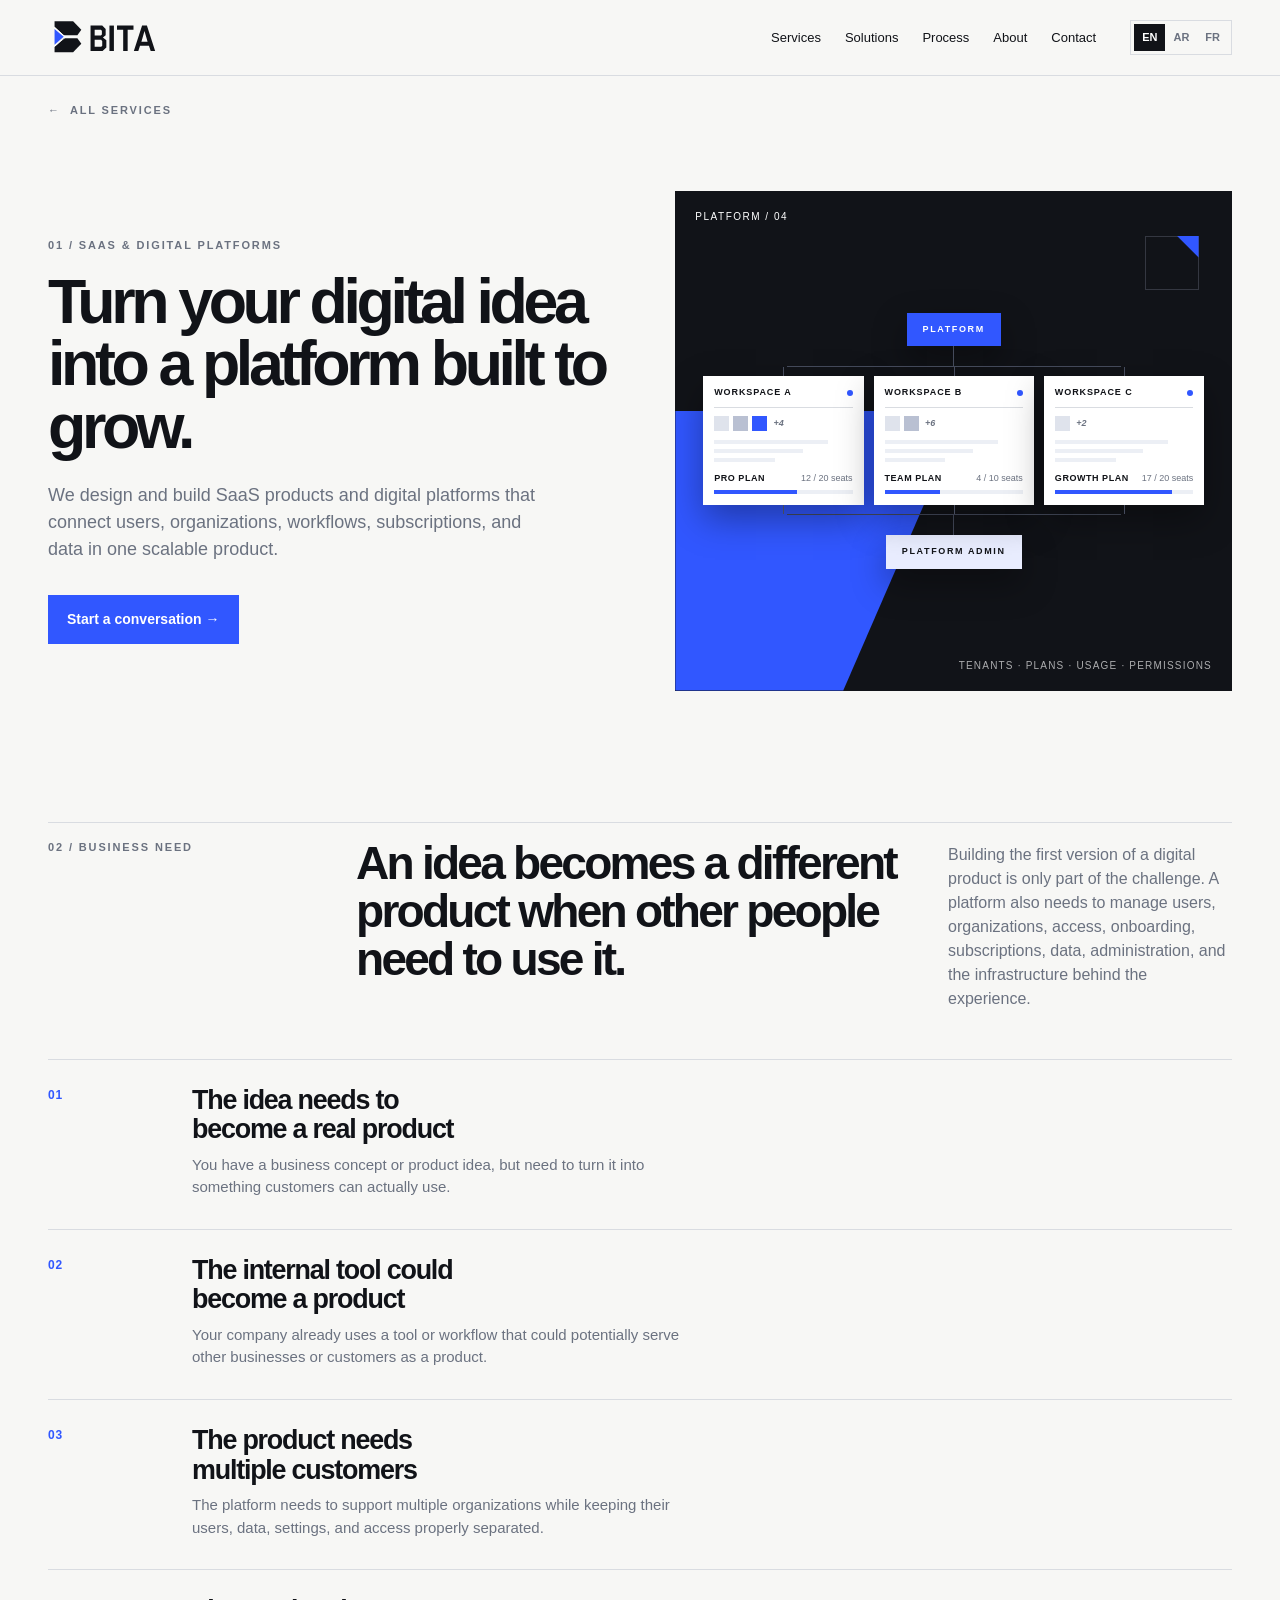
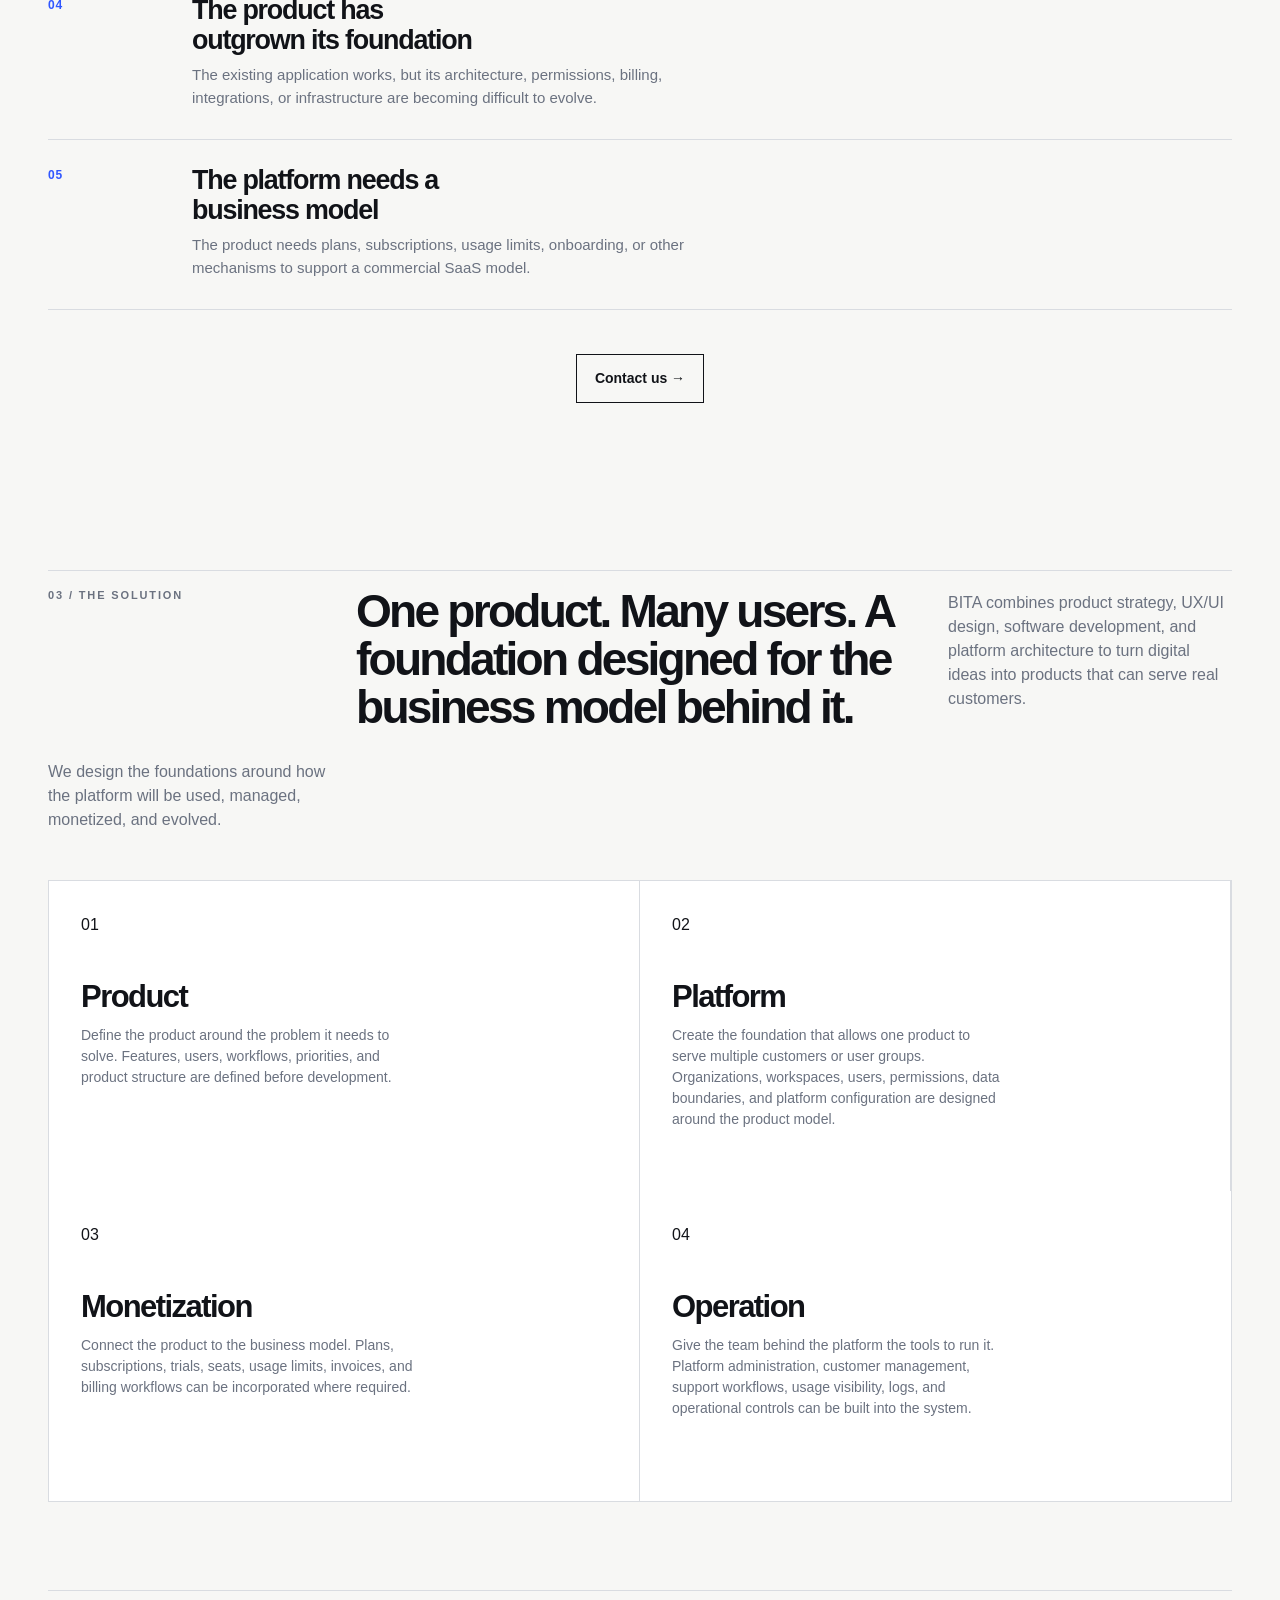
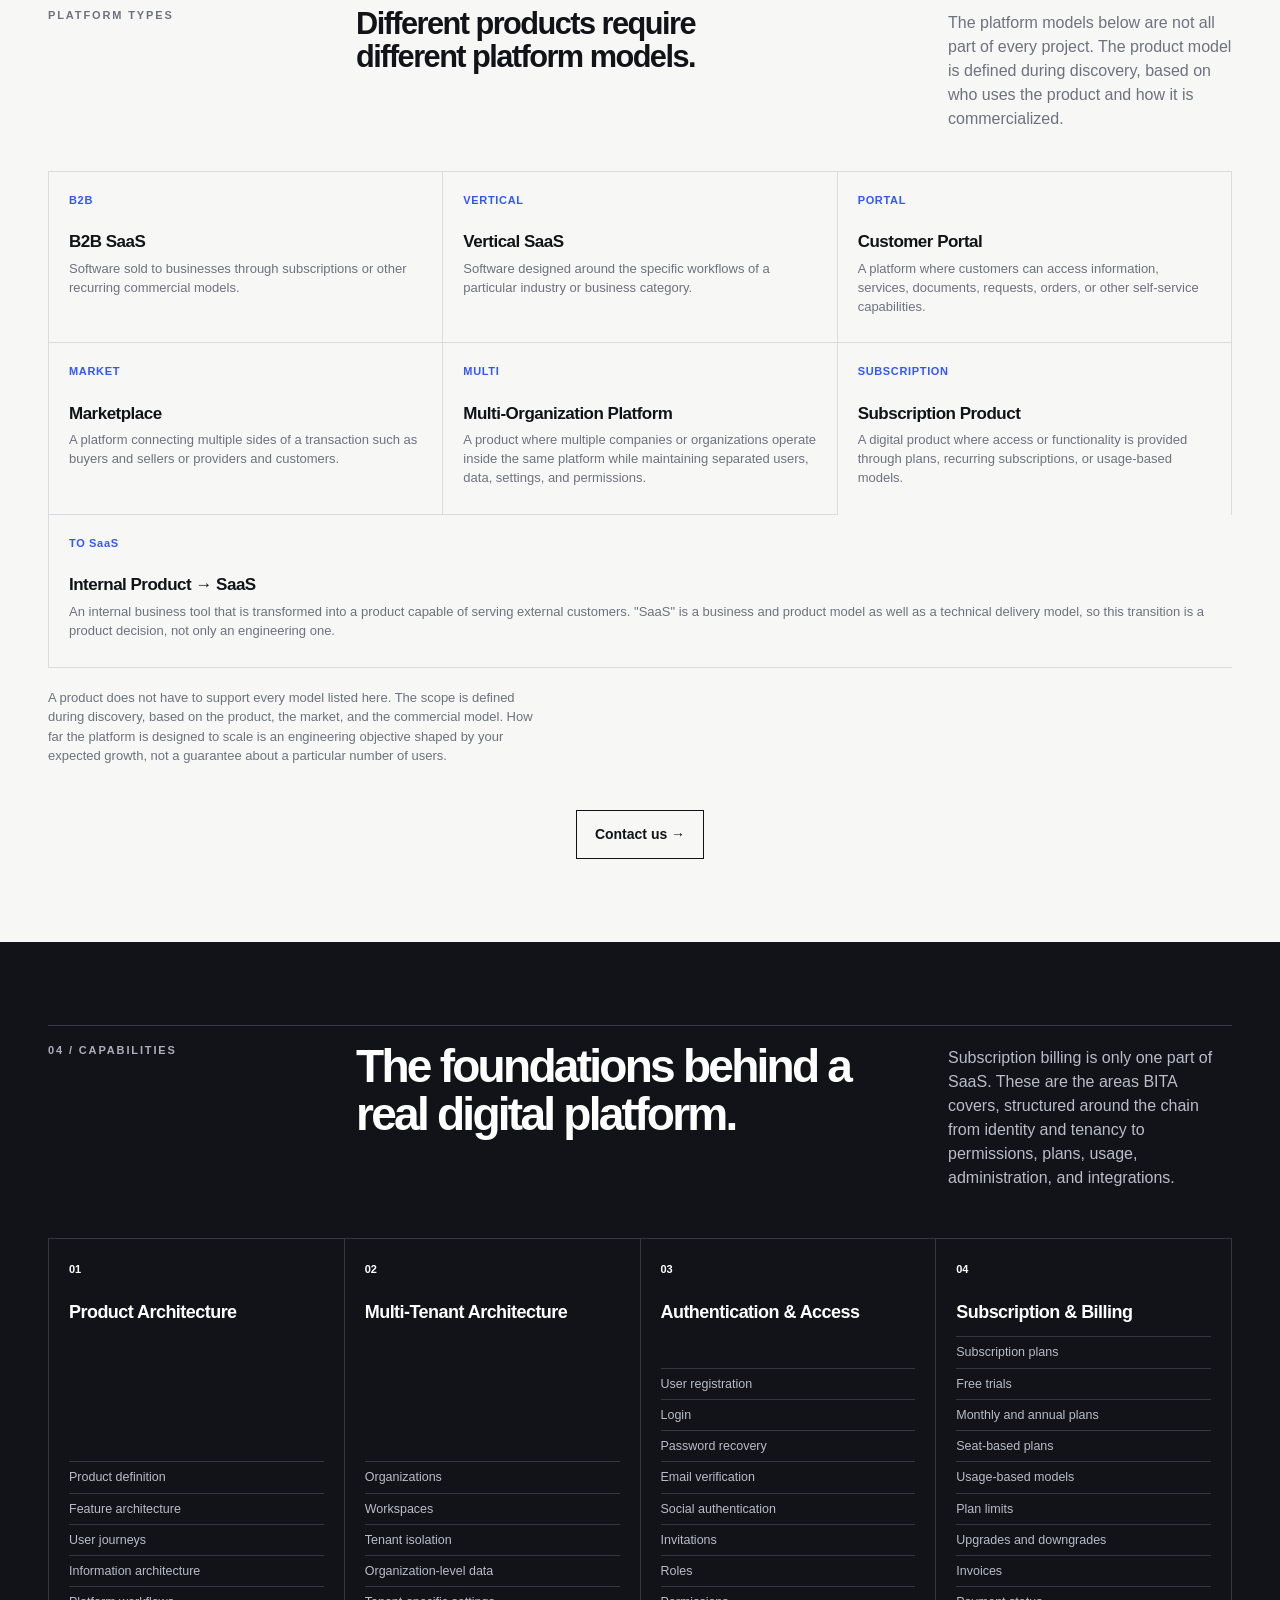
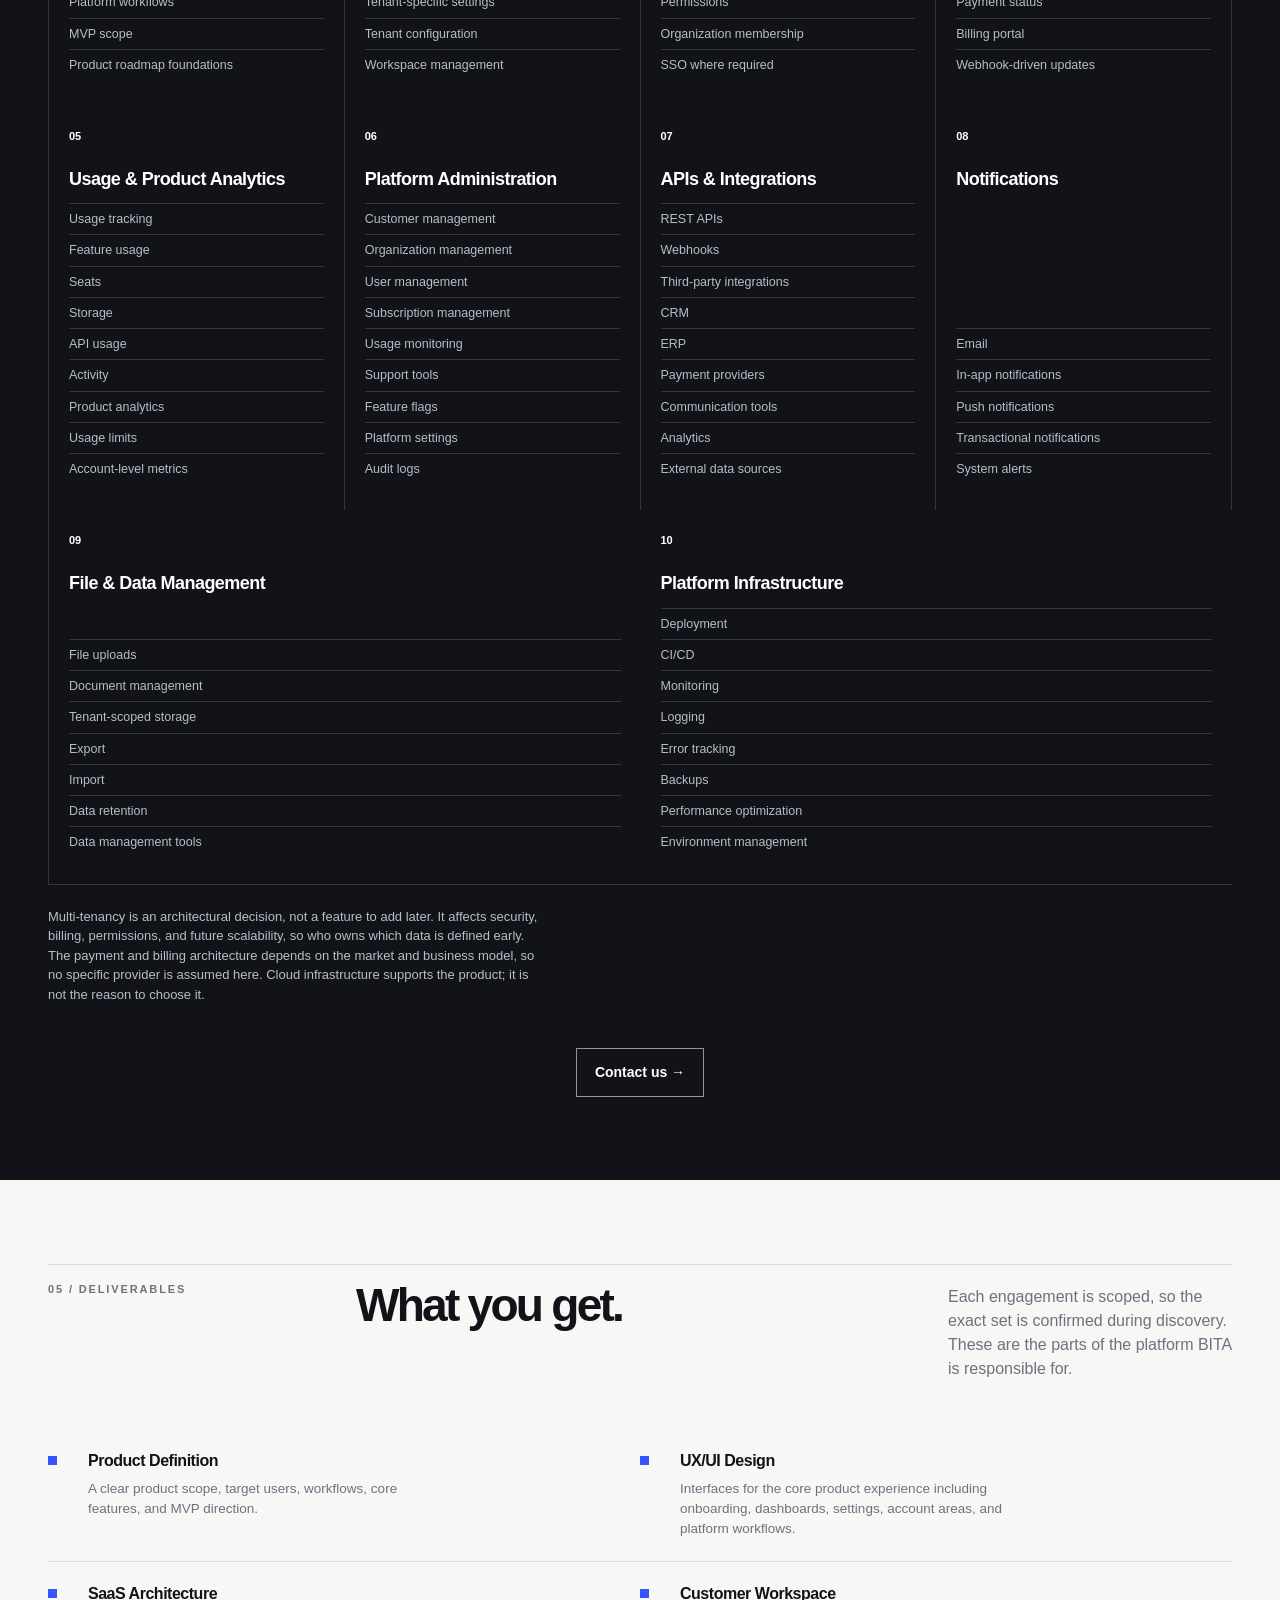
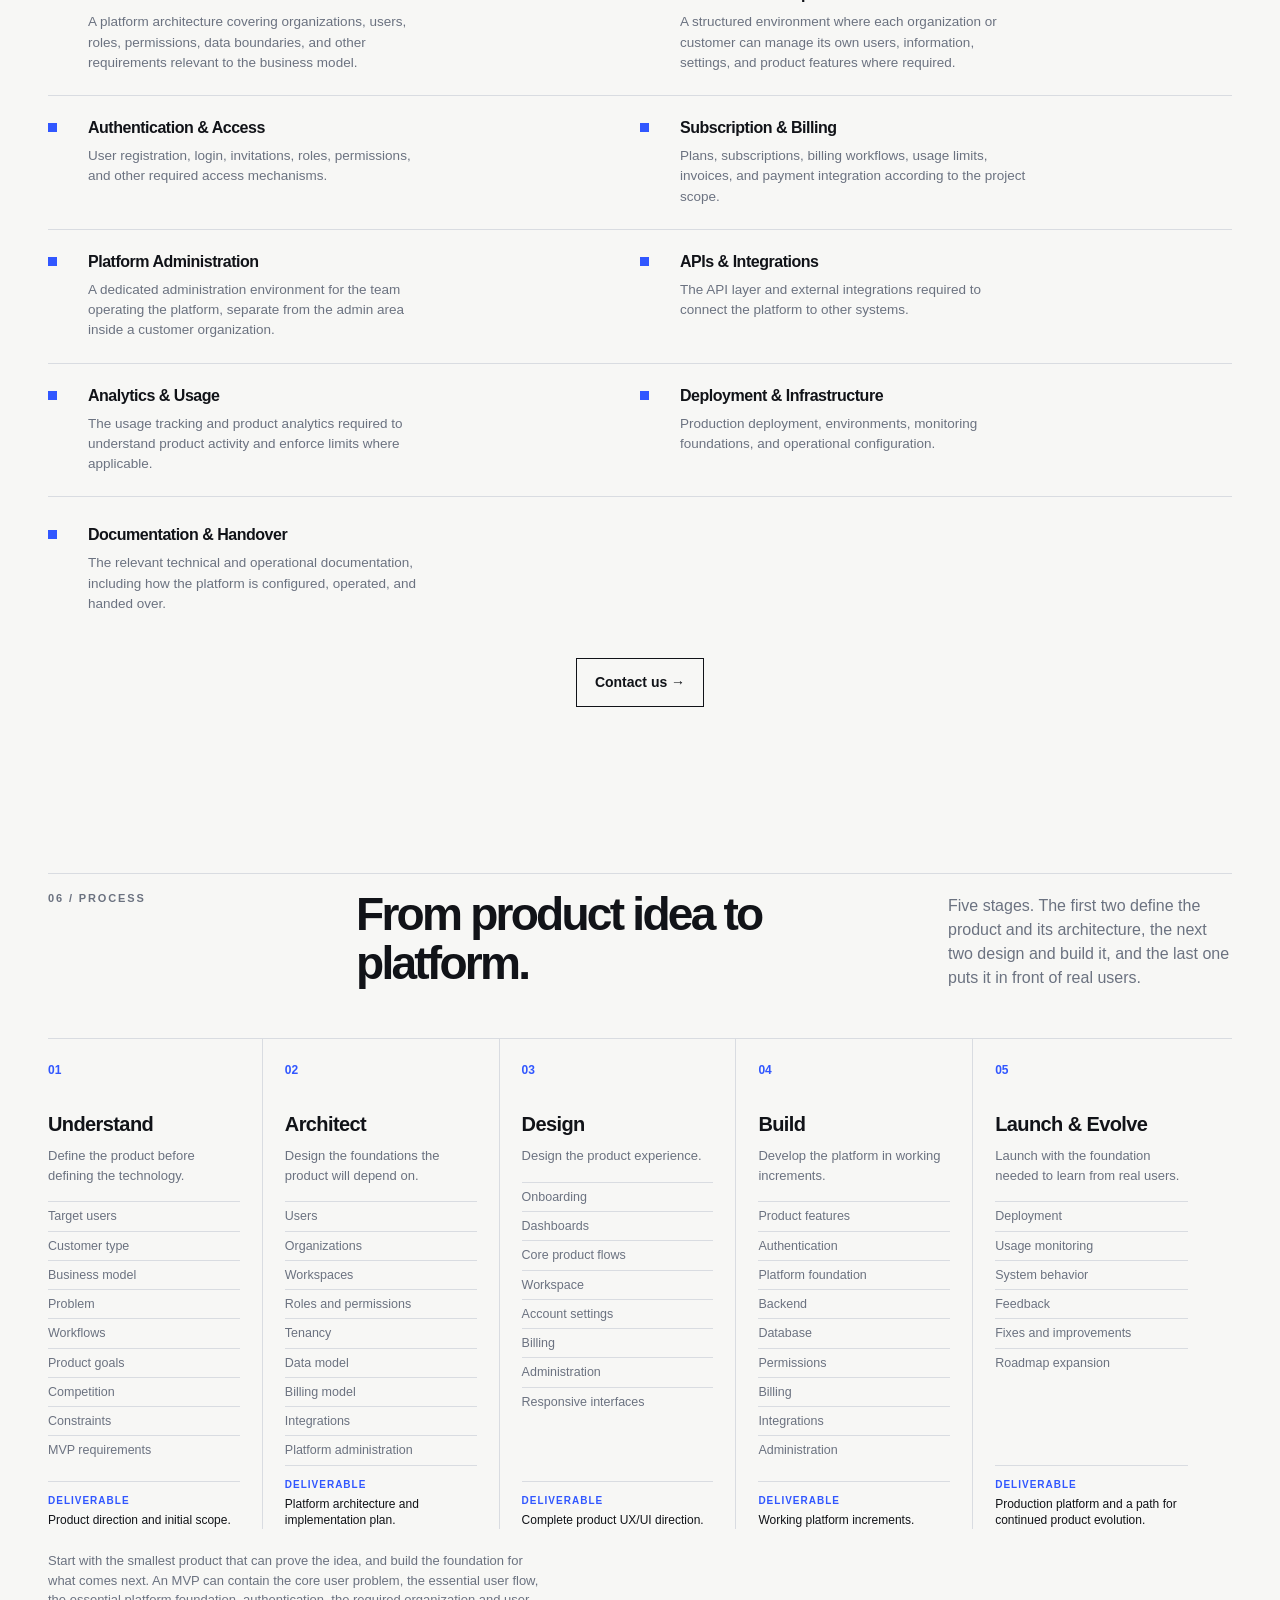
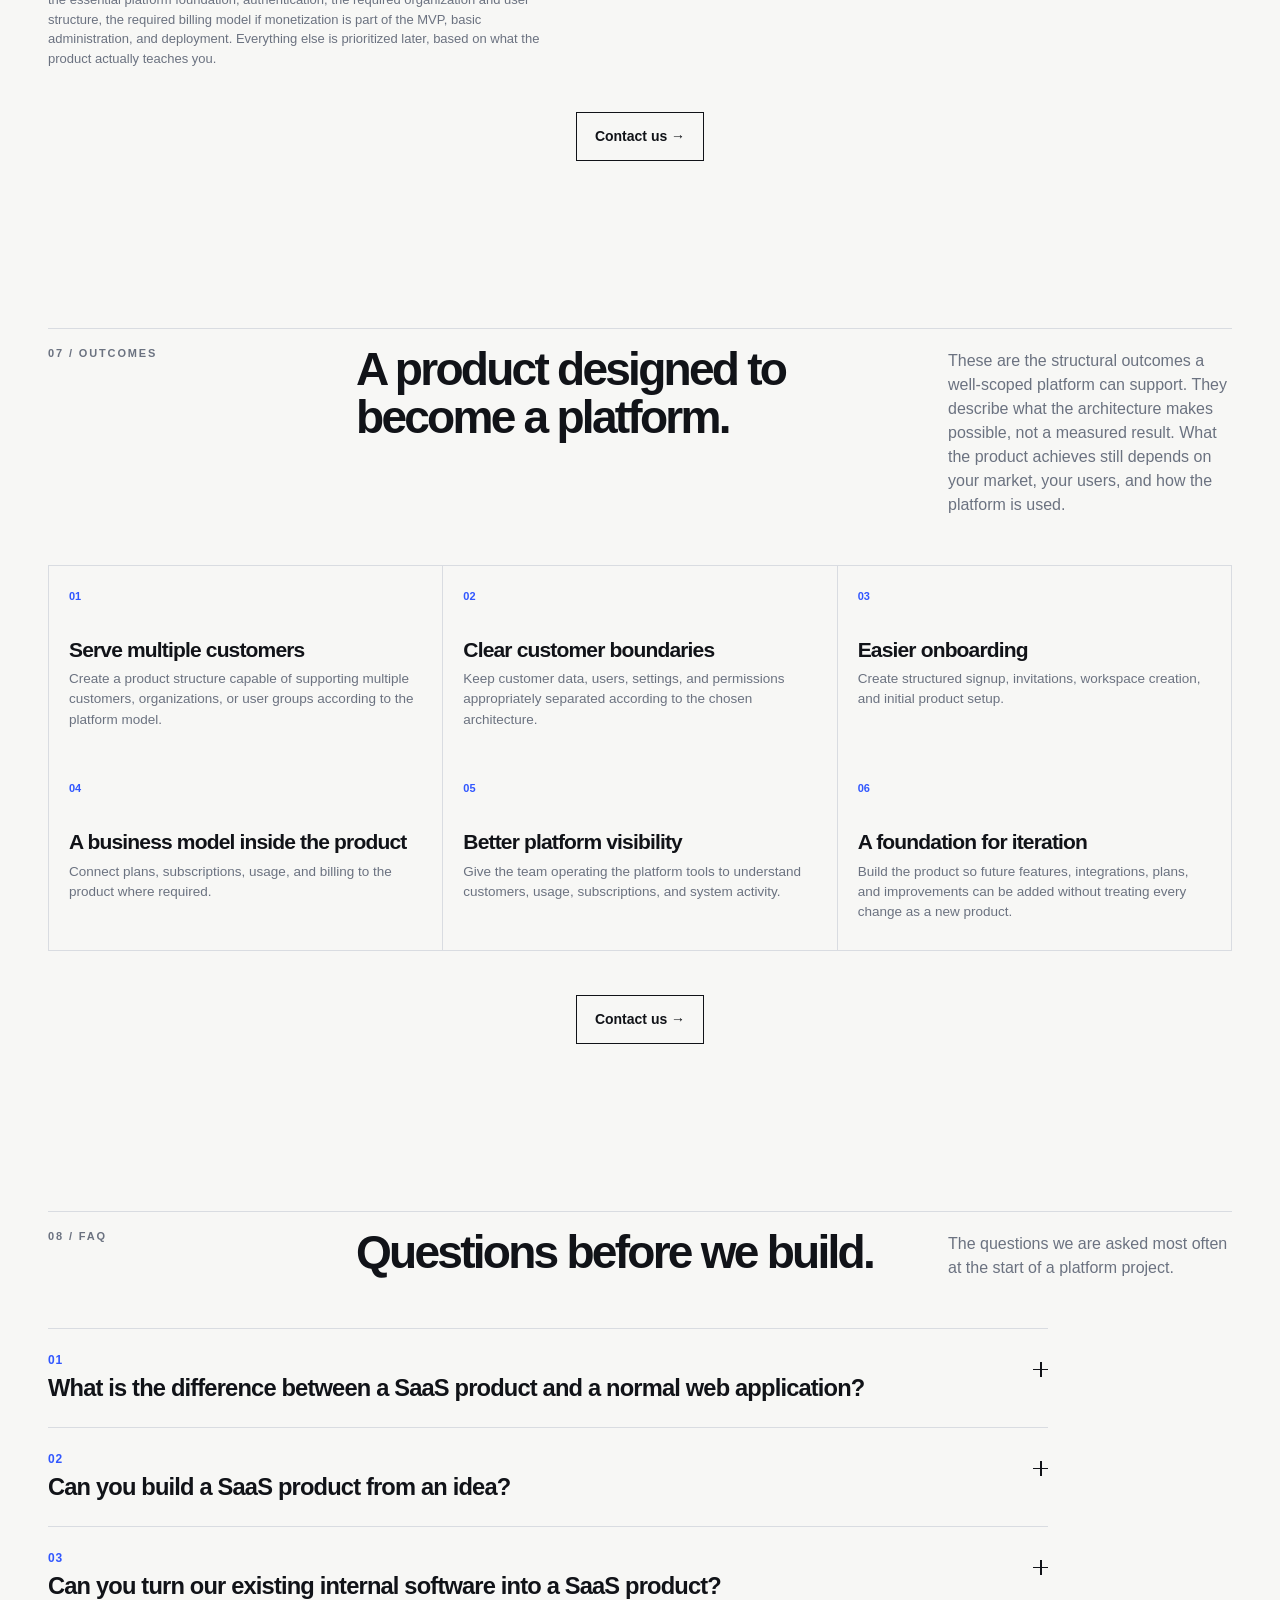
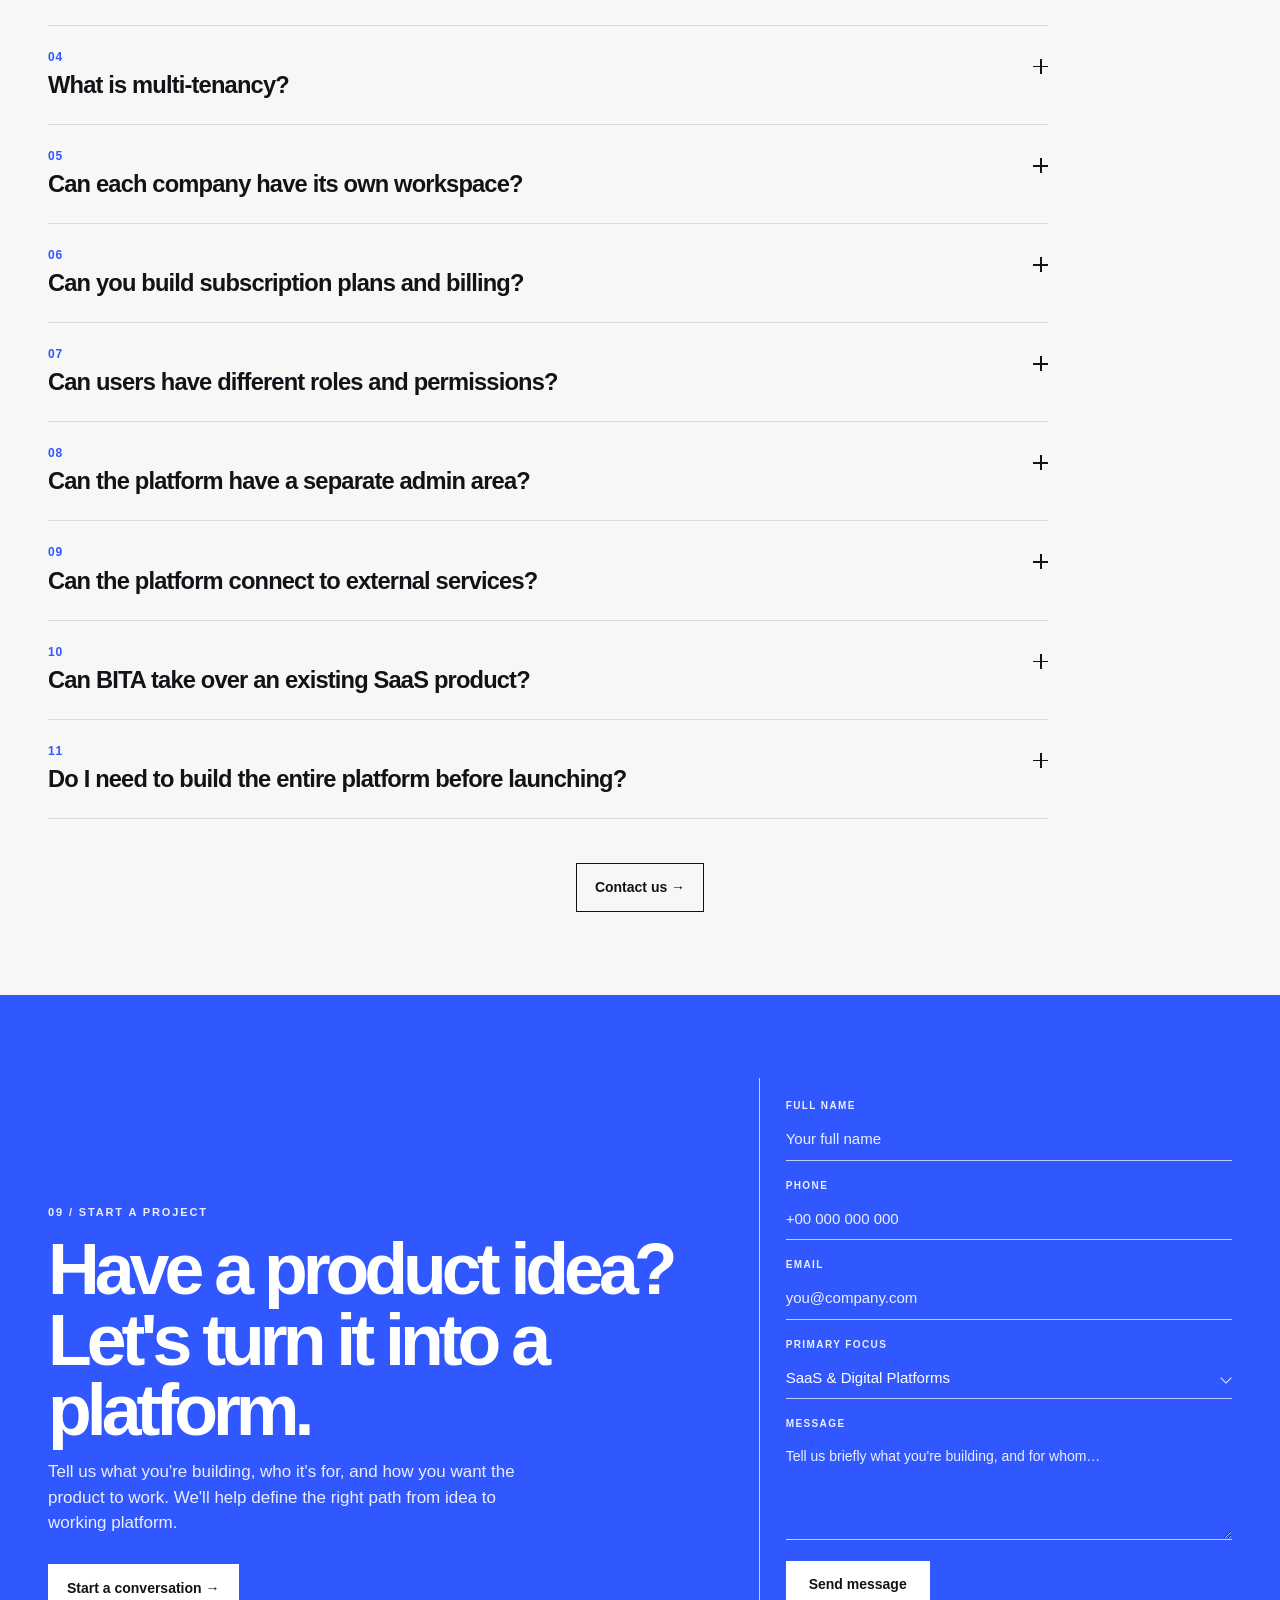
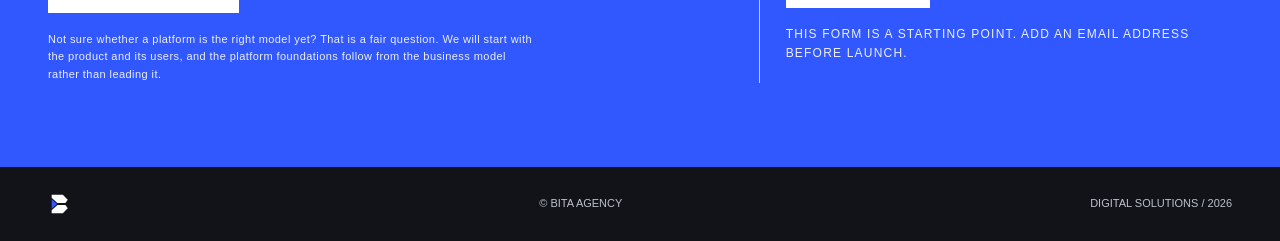
<file: services/saas-digital-platforms/index.html>
<!doctype html>
<html lang="en" dir="ltr" data-lang="en">

<head>
    <meta charset="utf-8">
    <meta name="viewport" content="width=device-width,initial-scale=1">

    <script>
        /* The chosen language is stored so it follows the reader across pages.
           It is applied here, before the stylesheet renders, because applying
           it later would paint the English copy first and then swap every
           string, which reads as a flash and shifts the layout. */
        try {
            var bitaLang = localStorage.getItem('bita-lang');
            if (bitaLang === 'en' || bitaLang === 'ar' || bitaLang === 'fr') {
                var bitaRoot = document.documentElement;
                bitaRoot.dataset.lang = bitaLang;
                bitaRoot.lang = bitaLang;
                bitaRoot.dir = bitaLang === 'ar' ? 'rtl' : 'ltr';
            }
        } catch (e) { }
    </script>
    <title>SaaS &amp; Digital Platform Development | BITA Agency</title>
    <meta name="description"
        content="BITA designs and builds SaaS products and digital platforms with the foundations needed for users, organizations, permissions, subscriptions, billing, integrations, and continued product growth.">
    <meta property="og:type" content="website">
    <meta property="og:title" content="SaaS &amp; Digital Platform Development | BITA Agency">
    <meta property="og:description"
        content="BITA designs and builds SaaS products and digital platforms with the foundations needed for users, organizations, permissions, subscriptions, billing, integrations, and continued product growth.">
    <meta name="twitter:card" content="summary">
    <link rel="icon" href="../../favicon.svg" type="image/svg+xml">
    <link rel="apple-touch-icon" href="../../apple-touch-icon.png">
    <link rel="stylesheet" href="../../assets/css/bita.css">
    <link rel="stylesheet" href="../../assets/css/service.css">
    <script type="application/json" id="page-meta">
        {
            "titles": {
                "en": "SaaS & Digital Platform Development | BITA Agency",
                "ar": "تطوير منصات SaaS والمنتجات الرقمية | BITA",
                "fr": "Développement de plateformes SaaS et numériques | BITA"
            },
            "descriptions": {
                "en": "BITA designs and builds SaaS products and digital platforms with the foundations needed for users, organizations, permissions, subscriptions, billing, integrations, and continued product growth.",
                "ar": "تصمم BITA وتبني منتجات SaaS والمنصات الرقمية بالبنيات الأساسية اللازمة للمستخدمين والمؤسسات والصلاحيات والاشتراكات والفوترة والتكاملات ونمو المنتج المستمر.",
                "fr": "BITA conçoit et développe des produits SaaS et des plateformes numériques avec les fondations nécessaires aux utilisateurs, aux organisations, aux permissions, aux abonnements, à la facturation, aux intégrations et à la croissance continue du produit."
            }
        }
    </script>
</head>

<body>
    <header>
        <div class="wrap">
            <a class="logo" href="../../index.html" data-i18n="BITA Digital Solutions|BITA للحلول الرقمية|BITA Solutions digitales"
                aria-label="BITA Digital Solutions">
                <svg viewBox="0 0 450 110" width="450" height="110" aria-hidden="true" focusable="false">
                    <g transform="translate(20 4) scale(.93)">
                        <path fill="#111318" d="M0 0H61L88 28L75 46H30L0 18Z" />
                        <path fill="#111318" d="M30 56H75L88 74L61 102H0V84Z" />
                        <path fill="#3157FF" d="M0 25L30 51L0 77Z" />
                        <path fill="none" stroke="#FFFFFF" stroke-width="3" stroke-linejoin="miter"
                            d="M0 20L36 52L0 82" />
                    </g>
                    <g transform="translate(130 17) scale(1.05)" fill="#111318">
                        <path
                            d="M0 0H34L44 10V28L36 35L46 43V64L35 74H0V0ZM12 12V29H30L33 26V15L30 12H12ZM12 41V62H31L34 59V46L31 41H12Z" />
                        <path d="M55 0H68V74H55Z" />
                        <path d="M77 0H125V12H108V74H95V12H77Z" />
                        <path d="M150 0H164L188 74H175L170 59H144L139 74H126L150 0ZM157 16L148 47H166L157 16Z" />
                    </g>
                </svg>
            </a>
            <nav class="nav" data-i18n="Primary navigation|التنقل الرئيسي|Navigation principale"
                aria-label="Primary navigation"><a class="nav-link" href="../../index.html#services"><span class="en">Services</span><span
                        class="ar">الخدمات</span><span class="fr">Services</span></a><a class="nav-link"
                    href="../../index.html#solutions"><span class="en">Solutions</span><span class="ar">الحلول</span><span
                        class="fr">Solutions</span></a><a class="nav-link" href="../../index.html#process"><span
                        class="en">Process</span><span class="ar">المنهجية</span><span
                        class="fr">Méthode</span></a><a class="nav-link" href="../../index.html#about"><span
                        class="en">About</span><span class="ar">من نحن</span><span
                        class="fr">À propos</span></a><a class="nav-link" href="../../index.html#contact"><span
                        class="en">Contact</span><span class="ar">تواصل</span><span
                        class="fr">Contact</span></a>
                <div class="lang" role="group" data-i18n="Language|اللغة|Langue" aria-label="Language"><button
                        class="active" data-lang="en" lang="en">EN</button><button data-lang="ar"
                        lang="ar">AR</button><button data-lang="fr" lang="fr">FR</button></div>
            </nav><a class="menu" href="../../index.html#contact" style="text-decoration:none;color:inherit"
                data-i18n="Jump to contact|الانتقال إلى التواصل|Accéder à la section contact"
                aria-label="Jump to contact">↗</a>
        </div>
    </header>
    <main>
        <div class="svc-breadcrumb">
            <div class="wrap"><a class="crumb" href="../../index.html#services"><span aria-hidden="true">←</span><span
                        class="en">All services</span><span class="ar">كل الخدمات</span><span
                        class="fr">Tous les services</span></a></div>
        </div>

        <!-- ============================== 01 HERO ============================== -->
        <section class="svc-hero">
            <div class="wrap svc-hero-grid">
                <div>
                    <div class="eyebrow en">01 / SAAS &amp; DIGITAL PLATFORMS</div>
                    <div class="eyebrow ar">01 / المنصات ومنتجات SaaS</div>
                    <div class="eyebrow fr">01 / SAAS &amp; PLATEFORMES NUMÉRIQUES</div>
                    <h1 class="en">Turn your digital idea into a platform built to grow.</h1>
                    <h1 class="ar">حوّل فكرتك الرقمية إلى منصة مبنية للنمو.</h1>
                    <h1 class="fr">Transformez votre idée numérique en une plateforme conçue pour grandir.</h1>
                    <p class="en">We design and build SaaS products and digital platforms that connect users, organizations,
                        workflows, subscriptions, and data in one scalable product.</p>
                    <p class="ar">نصمم ونبني منتجات SaaS والمنصات الرقمية التي تربط المستخدمين والمؤسسات ومسارات العمل
                        والاشتراكات والبيانات في منتج واحد قابل للتوسع.</p>
                    <p class="fr">Nous concevons et développons des produits SaaS et des plateformes numériques qui relient
                        utilisateurs, les organisations, les processus, les abonnements et les données dans un seul produit
                        évolutif.</p>
                    <div class="actions"><a class="button primary" href="#start"><span class="en">Start a
                                conversation →</span><span class="ar">اتصل بنا →</span><span
                                class="fr">Démarrer une conversation →</span></a></div>
                </div>
                <div class="svc-art" role="img"
                    data-i18n="One platform serving three separate customer workspaces, each with its own team members, dashboard, subscription plan and usage, read and managed from a platform administration layer|منصة واحدة تخدم ثلاث مساحات عمل منفصلة للعملاء، لكل منها أعضاء الفريق ولوحة تحكم وباقة اشتراك واستخدام خاص بها، تُدار جميعها من طبقة إدارة المنصة|Une plateforme unique au service de trois espaces de travail clients distincts, chacun avec ses membres, son tableau de bord, son abonnement et son usage, le tout piloté depuis une couche d'administration de la plateforme"
                    aria-label="One platform serving three separate customer workspaces, each with its own team members, dashboard, subscription plan and usage, read and managed from a platform administration layer">
                    <div class="gridlines"></div>
                    <div class="wedge" aria-hidden="true"></div>
                    <div class="art-frame" aria-hidden="true"></div>

                    <div class="saas-diagram" aria-hidden="true">
                        <div class="saas-hub">PLATFORM</div>
                        <i class="saas-drop"></i>
                        <i class="saas-rail"></i>
                        <div class="saas-tenants">
                            <article class="saas-ws">
                                <div class="saas-ws-top"><b>Workspace A</b><i></i></div>
                                <div class="saas-members"><i></i><i></i><i></i><i class="more">+4</i></div>
                                <div class="saas-dash"><span></span><span></span><span></span></div>
                                <div class="saas-plan">
                                    <div class="saas-plan-top"><b>Pro plan</b><em>12 / 20 seats</em></div>
                                    <div class="saas-usage"><i class="u60"></i></div>
                                </div>
                            </article>
                            <article class="saas-ws">
                                <div class="saas-ws-top"><b>Workspace B</b><i></i></div>
                                <div class="saas-members"><i></i><i></i><i class="more">+6</i></div>
                                <div class="saas-dash"><span></span><span></span><span></span></div>
                                <div class="saas-plan">
                                    <div class="saas-plan-top"><b>Team plan</b><em>4 / 10 seats</em></div>
                                    <div class="saas-usage"><i class="u40"></i></div>
                                </div>
                            </article>
                            <article class="saas-ws">
                                <div class="saas-ws-top"><b>Workspace C</b><i></i></div>
                                <div class="saas-members"><i></i><i class="more">+2</i></div>
                                <div class="saas-dash"><span></span><span></span><span></span></div>
                                <div class="saas-plan">
                                    <div class="saas-plan-top"><b>Growth plan</b><em>17 / 20 seats</em></div>
                                    <div class="saas-usage"><i class="u85"></i></div>
                                </div>
                            </article>
                        </div>
                        <i class="saas-rail bot"></i>
                        <i class="saas-drop"></i>
                        <div class="saas-admin">PLATFORM ADMIN</div>
                    </div>

                    <div class="corner-note">PLATFORM / 04</div>
                    <div class="axis">TENANTS · PLANS · USAGE · PERMISSIONS</div>
                </div>
            </div>
        </section>

        <!-- ========================= 02 BUSINESS NEED ========================= -->
        <section class="section" id="need">
            <div class="wrap">
                <div class="section-head">
                    <div class="eyebrow en">02 / BUSINESS NEED</div>
                    <div class="eyebrow ar">02 / حاجة العمل</div>
                    <div class="eyebrow fr">02 / BESOIN MÉTIER</div>
                    <h2 class="section-title en">An idea becomes a different product when other people need to use
                        it.</h2>
                    <h2 class="section-title ar">تصبح الفكرة منتجًا مختلفًا حين يحتاج آخرون إلى استخدامها.</h2>
                    <h2 class="section-title fr">Une idée devient un autre produit lorsque d'autres doivent
                        l'utiliser.</h2>
                    <p class="section-intro en">Building the first version of a digital product is only part of the
                        challenge. A platform also needs to manage users, organizations, access, onboarding,
                        subscriptions, data, administration, and the infrastructure behind the experience.</p>
                    <p class="section-intro ar">بناء الإصدار الأول من منتج رقمي جزء فقط من التحدي. تحتاج المنصة أيضًا إلى
                        إدارة المستخدمين والمؤسسات والوصول والإعداد الأولي والاشتراكات والبيانات والإدارة والبنية التحتية
                        خلف التجربة.</p>
                    <p class="section-intro fr">Construire la première version d'un produit numérique ne représente qu'une
                        partie du défi. Une plateforme doit aussi gérer les utilisateurs, les organisations, les accès,
                        l'intégration, les abonnements, les données, l'administration et l'infrastructure sous-jacente à
                        l'expérience.</p>
                </div>
                <div class="need-list">
                    <article class="need">
                        <div class="need-no">01</div>
                        <div>
                            <h3 class="en">The idea needs to become a real product</h3>
                            <h3 class="ar">الفكرة تحتاج إلى أن تصبح منتجًا حقيقيًا</h3>
                            <h3 class="fr">L'idée doit devenir un vrai produit</h3>
                            <p class="en">You have a business concept or product idea, but need to turn it into
                                    something customers can actually use.</p>
                            <p class="ar">لديك فكرة منتج أو مفهوم عمل، وتحتاج إلى تحويله إلى شيء يستطيع العملاء
                                    استخدامه فعليًا.</p>
                            <p class="fr">Vous avez une idée de produit ou un concept, mais vous devez le transformer en
                                    quelque chose que vos clients peuvent réellement utiliser.</p>
                        </div>
                    </article>
                    <article class="need">
                        <div class="need-no">02</div>
                        <div>
                            <h3 class="en">The internal tool could become a product</h3>
                            <h3 class="ar">الأداة الداخلية يمكن أن تصبح منتجًا</h3>
                            <h3 class="fr">L'outil interne peut devenir un produit</h3>
                            <p class="en">Your company already uses a tool or workflow that could potentially serve other
                                    businesses or customers as a product.</p>
                            <p class="ar">تستخدم شركتك بالفعل أداة أو مسار عمل يمكن أن يخدم شركات أو عملاء آخرين
                                    كمنتج.</p>
                            <p class="fr">Votre entreprise utilise déjà un outil ou un processus qui pourrait être
                                    proposé à d'autres entreprises ou à vos clients sous forme de produit.</p>
                        </div>
                    </article>
                    <article class="need">
                        <div class="need-no">03</div>
                        <div>
                            <h3 class="en">The product needs multiple customers</h3>
                            <h3 class="ar">المنتج يحتاج إلى عدة عملاء</h3>
                            <h3 class="fr">Le produit doit accueillir plusieurs clients</h3>
                            <p class="en">The platform needs to support multiple organizations while keeping their users,
                                    data, settings, and access properly separated.</p>
                            <p class="ar">تحتاج المنصة إلى دعم عدة مؤسسات مع فصل مستخدميها وبياناتها وإعداداتها
                                    وصلاحياتها بشكل صحيح.</p>
                            <p class="fr">La plateforme doit gérer plusieurs organisations tout en séparant correctement
                                    leurs utilisateurs, leurs données, leurs paramètres et leurs accès.</p>
                        </div>
                    </article>
                    <article class="need">
                        <div class="need-no">04</div>
                        <div>
                            <h3 class="en">The product has outgrown its foundation</h3>
                            <h3 class="ar">المنتج تجاوز حدود بنيته الحالية</h3>
                            <h3 class="fr">Le produit a dépassé sa fondation</h3>
                            <p class="en">The existing application works, but its architecture, permissions, billing,
                                    integrations, or infrastructure are becoming difficult to evolve.</p>
                            <p class="ar">التطبيق القائم يعمل، لكن بنيته أو صلاحياته أو فوترته أو تكاملاته أو بنيته
                                    التحتية أصبحت صعبة التطوير.</p>
                            <p class="fr">L'application existante fonctionne, mais son architecture, ses permissions, sa
                                    facturation, ses intégrations ou son infrastructure deviennent difficiles à faire
                                    évoluer.</p>
                        </div>
                    </article>
                    <article class="need">
                        <div class="need-no">05</div>
                        <div>
                            <h3 class="en">The platform needs a business model</h3>
                            <h3 class="ar">المنصة تحتاج إلى نموذج عمل</h3>
                            <h3 class="fr">La plateforme a besoin d'un modèle économique</h3>
                            <p class="en">The product needs plans, subscriptions, usage limits, onboarding, or other
                                    mechanisms to support a commercial SaaS model.</p>
                            <p class="ar">يحتاج المنتج إلى باقات واشتراكات وحدود استخدام وآلية إعداد أولي أو آليات أخرى
                                    تدعم نموذج SaaS تجاريًا.</p>
                            <p class="fr">Le produit a besoin de forfaits, d'abonnements, de limites d'usage, d'un
                                    parcours d'intégration ou d'autres mécanismes pour soutenir un modèle SaaS
                                    commercial.</p>
                        </div>
                    </article>
                </div>
                <div class="section-cta"><a class="button ghost" href="#start"><span class="en">Contact us
                                        →</span><span class="ar">اتصل بنا →</span><span class="fr">Nous contacter
                                        →</span></a></div>
            </div>
        </section>

        <!-- =========================== 03 SOLUTION =========================== -->
        <section class="section" id="solution">
            <div class="wrap">
                <div class="section-head">
                    <div class="eyebrow en">03 / THE SOLUTION</div>
                    <div class="eyebrow ar">03 / الحل</div>
                    <div class="eyebrow fr">03 / LA SOLUTION</div>
                    <h2 class="section-title en">One product. Many users. A foundation designed for the business
                        model behind it.</h2>
                    <h2 class="section-title ar">منتج واحد. مستخدمون متعددون. بنية مصممة لنموذج العمل خلفه.</h2>
                    <h2 class="section-title fr">Un produit. Plusieurs utilisateurs. Une fondation pensée pour le modèle
                        économique qui la porte.</h2>
                    <p class="section-intro en">BITA combines product strategy, UX/UI design, software development, and
                        platform architecture to turn digital ideas into products that can serve real customers.</p>
                    <p class="section-intro ar">تجمع BITA بين استراتيجية المنتج وتصميم تجربة المستخدم وتطوير البرمجيات
                        وبنية المنصات لتحويل الأفكار الرقمية إلى منتجات تخدم عملاء حقيقيين.</p>
                    <p class="section-intro fr">BITA combine stratégie produit, design UX/UI, développement logiciel et
                        architecture de plateforme pour transformer des idées numériques en produits capables de servir
                        de vrais clients.</p>
                    <p class="section-intro en">We design the foundations around how the platform will be used, managed,
                        monetized, and evolved.</p>
                    <p class="section-intro ar">نصمم البنيات الأساسية وفق طريقة استخدام المنصة وإدارتها وتحقيق إيراداتها
                        وتطويرها.</p>
                    <p class="section-intro fr">Nous concevons les fondations selon la façon dont la plateforme sera
                        utilisée, gérée, monétisée et amenée à évoluer.</p>
                </div>
                <div class="solutions svc-solutions">
                    <article class="solution">
                        <div class="num">01</div>
                        <h3 class="en">Product</h3>
                        <h3 class="ar">المنتج</h3>
                        <h3 class="fr">Produit</h3>
                        <p class="en">Define the product around the problem it needs to solve. Features, users,
                                workflows, priorities, and product structure are defined before development.</p>
                        <p class="ar">حدد المنتج حول المشكلة التي يجب أن يحلها. تُحدد الميزات والمستخدمون ومسارات العمل
                                والأولويات وهيكل المنتج قبل بدء التطوير.</p>
                        <p class="fr">Définissez le produit autour du problème à résoudre. Fonctionnalités, utilisateurs,
                                processus, priorités et structure produit sont définis avant le développement.</p>
                    </article>
                    <article class="solution">
                        <div class="num">02</div>
                        <h3 class="en">Platform</h3>
                        <h3 class="ar">المنصة</h3>
                        <h3 class="fr">Plateforme</h3>
                        <p class="en">Create the foundation that allows one product to serve multiple customers or user
                                groups. Organizations, workspaces, users, permissions, data boundaries, and platform
                                configuration are designed around the product model.</p>
                        <p class="ar">أنشئ البنية التي تتيح لمنتج واحد خدمة عملاء أو مجموعات مستخدمين متعددة. تُصمم
                                المؤسسات ومساحات العمل والمستخدمون والصلاحيات وحدود البيانات وإعدادات المنصة وفق نموذج
                                المنتج.</p>
                        <p class="fr">Créez la fondation qui permet à un seul produit de servir plusieurs clients ou groupes
                                d'utilisateurs. Organisations, espaces de travail, utilisateurs, permissions, frontières
                                de données et configuration sont conçus autour du modèle produit.</p>
                    </article>
                    <article class="solution">
                        <div class="num">03</div>
                        <h3 class="en">Monetization</h3>
                        <h3 class="ar">تحقيق الإيرادات</h3>
                        <h3 class="fr">Monétisation</h3>
                        <p class="en">Connect the product to the business model. Plans, subscriptions, trials, seats,
                                usage limits, invoices, and billing workflows can be incorporated where required.</p>
                        <p class="ar">اربط المنتج بنموذج العمل. يمكن إدراج الباقات والاشتراكات والفترات التجريبية
                                والمقاعد وحدود الاستخدام والفواتير ومسارات الفوترة حيث يلزم.</p>
                        <p class="fr">Reliez le produit au modèle économique. Forfaits, abonnements, essais, sièges,
                                limites d'usage, factures et processus de facturation peuvent être intégrés lorsque cela est
                                nécessaire.</p>
                    </article>
                    <article class="solution">
                        <div class="num">04</div>
                        <h3 class="en">Operation</h3>
                        <h3 class="ar">التشغيل</h3>
                        <h3 class="fr">Opération</h3>
                        <p class="en">Give the team behind the platform the tools to run it. Platform administration,
                                customer management, support workflows, usage visibility, logs, and operational controls
                                can be built into the system.</p>
                        <p class="ar">امنح الفريق الذي يقف خلف المنصة الأدوات لتشغيلها. يمكن بناء إدارة المنصة وإدارة
                                العملاء ومسارات الدعم ورؤية الاستخدام والسجلات وضوابط التشغيل داخل النظام.</p>
                        <p class="fr">Donnez à l'équipe qui opère la plateforme les outils pour la piloter. Administration,
                                gestion client, processus de support, visibilité sur l'usage, journaux et contrôles
                                opérationnels peuvent être intégrés au système.</p>
                    </article>
                </div>

                <!-- Platform types: a subsection of 03, not a separate section -->
                <div class="subhead">
                    <div class="eyebrow en">PLATFORM TYPES</div>
                    <div class="eyebrow ar">أنواع المنصات</div>
                    <div class="eyebrow fr">TYPES DE PLATEFORMES</div>
                    <h2 class="section-title en">Different products require different platform models.</h2>
                    <h2 class="section-title ar">المنتجات المختلفة تتطلب نماذج منصات مختلفة.</h2>
                    <h2 class="section-title fr">Différents produits exigent différents modèles de plateforme.</h2>
                    <p class="section-intro en">The platform models below are not all part of every project. The product
                            model is defined during discovery, based on who uses the product and how it is
                            commercialized.</p>
                    <p class="section-intro ar">نماذج المنصات أدناه ليست جميعها جزءًا من كل مشروع. يُحدَّد نموذج المنتج خلال
                            مرحلة الاستكشاف، بناءً على من يستخدم المنتج وكيف يُتجاري به.</p>
                    <p class="section-intro fr">Les modèles ci-dessous ne font pas partie de tous les projets. Le modèle de
                            produit est défini pendant la phase de découverte, selon les utilisateurs visés et la façon dont
                            le produit est commercialisé.</p>
                </div>
                <div class="models three">
                    <article class="model">
                        <div class="model-code">B2B</div>
                        <h3 class="en">B2B SaaS</h3>
                        <h3 class="ar">SaaS للشركات</h3>
                        <h3 class="fr">SaaS B2B</h3>
                        <p class="en">Software sold to businesses through subscriptions or other recurring commercial
                                models.</p>
                        <p class="ar">برمجيات تُباع للشركات عبر الاشتراكات أو نماذج تجارية متكررة أخرى.</p>
                        <p class="fr">Logiciels vendus aux entreprises par abonnement ou via d'autres modèles
                                commerciaux récurrents.</p>
                    </article>
                    <article class="model">
                        <div class="model-code">VERTICAL</div>
                        <h3 class="en">Vertical SaaS</h3>
                        <h3 class="ar">SaaS قطاعي</h3>
                        <h3 class="fr">SaaS vertical</h3>
                        <p class="en">Software designed around the specific workflows of a particular industry or
                                business category.</p>
                        <p class="ar">برمجيات مصممة حول مسارات عمل قطاع أو فئة أعمال محددة.</p>
                        <p class="fr">Logiciel conçu autour des processus spécifiques d'un secteur ou d'une catégorie
                                d'activité.</p>
                    </article>
                    <article class="model">
                        <div class="model-code">PORTAL</div>
                        <h3 class="en">Customer Portal</h3>
                        <h3 class="ar">بوابة عملاء</h3>
                        <h3 class="fr">Portail client</h3>
                        <p class="en">A platform where customers can access information, services, documents, requests,
                                orders, or other self-service capabilities.</p>
                        <p class="ar">منصة يتيح فيها للعملاء الوصول إلى المعلومات والخدمات والمستندات والطلبات أو غيرها
                                من خصائص الخدمة الذاتية.</p>
                        <p class="fr">Une plateforme où les clients accèdent à des informations, services, documents,
                                demandes, commandes ou autres fonctions en libre-service.</p>
                    </article>
                    <article class="model">
                        <div class="model-code">MARKET</div>
                        <h3 class="en">Marketplace</h3>
                        <h3 class="ar">سوق إلكتروني</h3>
                        <h3 class="fr">Place de marché</h3>
                        <p class="en">A platform connecting multiple sides of a transaction such as buyers and sellers
                                or providers and customers.</p>
                        <p class="ar">منصة تربط أطرافًا متعددة في عملية المعاملة مثل المشترين والبائعين أو مقدمي الخدمة
                                والعملاء.</p>
                        <p class="fr">Une plateforme reliant plusieurs parties d'une transaction, par exemple acheteurs
                                et vendeurs, ou prestataires et clients.</p>
                    </article>
                    <article class="model">
                        <div class="model-code">MULTI</div>
                        <h3 class="en">Multi-Organization Platform</h3>
                        <h3 class="ar">منصة متعددة المؤسسات</h3>
                        <h3 class="fr">Plateforme multi-organisations</h3>
                        <p class="en">A product where multiple companies or organizations operate inside the same
                                platform while maintaining separated users, data, settings, and permissions.</p>
                        <p class="ar">منتج تعمل فيه عدة شركات أو مؤسسات داخل المنصة نفسها مع فصل المستخدمين والبيانات
                                والإعدادات والصلاحيات.</p>
                        <p class="fr">Un produit où plusieurs entreprises ou organisations opèrent dans la même
                                plateforme tout en gardant utilisateurs, données, paramètres et permissions séparés.</p>
                    </article>
                    <article class="model">
                        <div class="model-code">SUBSCRIPTION</div>
                        <h3 class="en">Subscription Product</h3>
                        <h3 class="ar">منتج اشتراكي</h3>
                        <h3 class="fr">Produit par abonnement</h3>
                        <p class="en">A digital product where access or functionality is provided through plans,
                                recurring subscriptions, or usage-based models.</p>
                        <p class="ar">منتج رقمي يُقدَّم الوصول أو الوظائف فيه عبر باقات أو اشتراكات متكررة أو نماذج
                                قائمة على الاستخدام.</p>
                        <p class="fr">Un produit numérique dont l'accès ou les fonctionnalités sont fournis via des
                                forfaits, des abonnements récurrents ou des modèles à l'usage.</p>
                    </article>
                    <article class="model">
                        <div class="model-code">TO SaaS</div>
                        <h3 class="en">Internal Product → SaaS</h3>
                        <h3 class="ar">منتج داخلي ← SaaS</h3>
                        <h3 class="fr">Produit interne → SaaS</h3>
                        <p class="en">An internal business tool that is transformed into a product capable of serving
                                external customers. "SaaS" is a business and product model as well as a technical
                                delivery model, so this transition is a product decision, not only an engineering
                                one.</p>
                        <p class="ar">أداة عمل داخلية تتحول إلى منتج قادر على خدمة عملاء خارجيين. «SaaS» نموذج عمل
                                ونموذج منتج وليس نموذج تسليم تقني فقط، لذا فإن هذا التحويل قرار منتج لا هندسة فقط.</p>
                        <p class="fr">Un outil métier interne transformé en produit capable de servir des clients
                                externes. Le SaaS est un modèle économique et produit autant qu'un modèle technique :
                                cette transition est donc une décision produit, pas seulement un choix d'ingénierie.</p>
                    </article>
                </div>
                <p class="models-note en">A product does not have to support every model listed here. The scope is
                    defined during discovery, based on the product, the market, and the commercial model. How far the
                    platform is designed to scale is an engineering objective shaped by your expected growth, not a
                    guarantee about a particular number of users.</p>
                <p class="models-note ar">لا يجب أن يدعم المنتج كل النماذج المذكورة هنا. يُحدَّد النطاق خلال مرحلة الاستكشاف،
                    بناءً على المنتج والسوق ونموذج العمل التجاري. أما مدى تصميم المنصة للتوسع فهو هدف هندسي يتحدد وفق
                    النمو المتوقع، وليس ضمانًا بعدد مستخدمين محدد.</p>
                <p class="models-note fr">Un produit n'est pas obligé de prendre en charge tous les modèles listés ici. Le
                    périmètre est défini pendant la phase de découverte, selon le produit, le marché et le modèle
                    économique. L'ampleur de la montée en charge prévue est un objectif technique déterminé par la
                    croissance attendue, et non une garantie portant sur un nombre d'utilisateurs.</p>
                <div class="section-cta"><a class="button ghost" href="#start"><span class="en">Contact us
                                        →</span><span class="ar">اتصل بنا →</span><span class="fr">Nous contacter
                                        →</span></a></div>
            </div>
        </section>

        <!-- ========================= 04 CAPABILITIES ========================= -->
        <section class="section dark" id="capabilities">
            <div class="wrap">
                <div class="section-head">
                    <div class="eyebrow en">04 / CAPABILITIES</div>
                    <div class="eyebrow ar">04 / القدرات</div>
                    <div class="eyebrow fr">04 / COMPÉTENCES</div>
                    <h2 class="section-title en">The foundations behind a real digital platform.</h2>
                    <h2 class="section-title ar">البنيات الأساسية خلف منصة رقمية حقيقية.</h2>
                    <h2 class="section-title fr">Les fondations d'une véritable plateforme numérique.</h2>
                    <p class="section-intro en">Subscription billing is only one part of SaaS. These are the areas BITA
                        covers, structured around the chain from identity and tenancy to permissions, plans, usage,
                        administration, and integrations.</p>
                    <p class="section-intro ar">الاشتراك والفوترة جزء واحد فقط من SaaS. وهذه هي المجالات التي تغطيها
                        BITA، مهيكلة حول السلسلة من الهوية والعزل إلى الصلاحيات والباقات والاستخدام والإدارة
                        والتكاملات.</p>
                    <p class="section-intro fr">L'abonnement et la facturation ne représentent qu'une partie du SaaS.
                        Voici les domaines couverts par BITA, structurés autour de la chaîne allant de l'identité et de
                        l'isolation aux permissions, forfaits, usage, administration et intégrations.</p>
                </div>
                <div class="cap-grid ten four dense">
                    <article class="cap">
                        <div class="cap-no">01</div>
                        <h3 class="en">Product Architecture</h3>
                        <h3 class="ar">بنية المنتج</h3>
                        <h3 class="fr">Architecture produit</h3>
                        <ul>
                            <li class="en">Product definition</li>
                            <li class="ar">تعريف المنتج</li>
                            <li class="fr">Définition du produit</li>
                            <li class="en">Feature architecture</li>
                            <li class="ar">بنية الميزات</li>
                            <li class="fr">Architecture fonctionnelle</li>
                            <li class="en">User journeys</li>
                            <li class="ar">رحلات المستخدم</li>
                            <li class="fr">Parcours utilisateur</li>
                            <li class="en">Information architecture</li>
                            <li class="ar">بنية المعلومات</li>
                            <li class="fr">Architecture de l'information</li>
                            <li class="en">Platform workflows</li>
                            <li class="ar">مسارات عمل المنصة</li>
                            <li class="fr">Processus de la plateforme</li>
                            <li class="en">MVP scope</li>
                            <li class="ar">نطاق النسخة الأولى</li>
                            <li class="fr">Périmètre du MVP</li>
                            <li class="en">Product roadmap foundations</li>
                            <li class="ar">أساسيات خارطة الطريق</li>
                            <li class="fr">Fondations de la feuille de route</li>
                        </ul>
                    </article>
                    <article class="cap">
                        <div class="cap-no">02</div>
                        <h3 class="en">Multi-Tenant Architecture</h3>
                        <h3 class="ar">بنية متعددة المستأجرين</h3>
                        <h3 class="fr">Architecture multi-locataires</h3>
                        <ul>
                            <li class="en">Organizations</li>
                            <li class="ar">المؤسسات</li>
                            <li class="fr">Organisations</li>
                            <li class="en">Workspaces</li>
                            <li class="ar">مساحات العمل</li>
                            <li class="fr">Espaces de travail</li>
                            <li class="en">Tenant isolation</li>
                            <li class="ar">عزل المستأجرين</li>
                            <li class="fr">Isolation des locataires</li>
                            <li class="en">Organization-level data</li>
                            <li class="ar">بيانات على مستوى المؤسسة</li>
                            <li class="fr">Données au niveau organisation</li>
                            <li class="en">Tenant-specific settings</li>
                            <li class="ar">إعدادات خاصة بكل مستأجر</li>
                            <li class="fr">Paramètres par locataire</li>
                            <li class="en">Tenant configuration</li>
                            <li class="ar">تهيئة المستأجر</li>
                            <li class="fr">Configuration du locataire</li>
                            <li class="en">Workspace management</li>
                            <li class="ar">إدارة مساحات العمل</li>
                            <li class="fr">Gestion des espaces de travail</li>
                        </ul>
                    </article>
                    <article class="cap">
                        <div class="cap-no">03</div>
                        <h3 class="en">Authentication &amp; Access</h3>
                        <h3 class="ar">المصادقة والوصول</h3>
                        <h3 class="fr">Authentification et accès</h3>
                        <ul>
                            <li class="en">User registration</li>
                            <li class="ar">تسجيل المستخدمين</li>
                            <li class="fr">Inscription</li>
                            <li class="en">Login</li>
                            <li class="ar">تسجيل الدخول</li>
                            <li class="fr">Connexion</li>
                            <li class="en">Password recovery</li>
                            <li class="ar">استعادة كلمة المرور</li>
                            <li class="fr">Récupération de mot de passe</li>
                            <li class="en">Email verification</li>
                            <li class="ar">تأكيد البريد الإلكتروني</li>
                            <li class="fr">Vérification par e-mail</li>
                            <li class="en">Social authentication</li>
                            <li class="ar">الدخول عبر средства الاجتماعية</li>
                            <li class="fr">Authentification sociale</li>
                            <li class="en">Invitations</li>
                            <li class="ar">الدعوات</li>
                            <li class="fr">Invitations</li>
                            <li class="en">Roles</li>
                            <li class="ar">الأدوار</li>
                            <li class="fr">Rôles</li>
                            <li class="en">Permissions</li>
                            <li class="ar">الصلاحيات</li>
                            <li class="fr">Permissions</li>
                            <li class="en">Organization membership</li>
                            <li class="ar">العضوية في المؤسسة</li>
                            <li class="fr">Appartenance à une organisation</li>
                            <li class="en">SSO where required</li>
                            <li class="ar">الدخول الموحد عند الحاجة</li>
                            <li class="fr">SSO si nécessaire</li>
                        </ul>
                    </article>
                    <article class="cap">
                        <div class="cap-no">04</div>
                        <h3 class="en">Subscription &amp; Billing</h3>
                        <h3 class="ar">الاشتراك والفوترة</h3>
                        <h3 class="fr">Abonnement et facturation</h3>
                        <ul>
                            <li class="en">Subscription plans</li>
                            <li class="ar">باقات الاشتراك</li>
                            <li class="fr">Forfaits d'abonnement</li>
                            <li class="en">Free trials</li>
                            <li class="ar">فترات تجريبية مجانية</li>
                            <li class="fr">Essais gratuits</li>
                            <li class="en">Monthly and annual plans</li>
                            <li class="ar">باقات شهرية وسنوية</li>
                            <li class="fr">Forfaits mensuels et annuels</li>
                            <li class="en">Seat-based plans</li>
                            <li class="ar">باقات قائمة على المقاعد</li>
                            <li class="fr">Forfaits par siège</li>
                            <li class="en">Usage-based models</li>
                            <li class="ar">نماذج قائمة على الاستخدام</li>
                            <li class="fr">Modèles à l'usage</li>
                            <li class="en">Plan limits</li>
                            <li class="ar">حدود الباقات</li>
                            <li class="fr">Limites des forfaits</li>
                            <li class="en">Upgrades and downgrades</li>
                            <li class="ar">الترقية والتخفيض</li>
                            <li class="fr">Changements de forfait</li>
                            <li class="en">Invoices</li>
                            <li class="ar">الفواتير</li>
                            <li class="fr">Factures</li>
                            <li class="en">Payment status</li>
                            <li class="ar">حالة الدفع</li>
                            <li class="fr">Statut du paiement</li>
                            <li class="en">Billing portal</li>
                            <li class="ar">بوابة الفوترة</li>
                            <li class="fr">Portail de facturation</li>
                            <li class="en">Webhook-driven updates</li>
                            <li class="ar">تحديثات عبر webhooks</li>
                            <li class="fr">Mises à jour par webhooks</li>
                        </ul>
                    </article>
                    <article class="cap">
                        <div class="cap-no">05</div>
                        <h3 class="en">Usage &amp; Product Analytics</h3>
                        <h3 class="ar">الاستخدام وتحليلات المنتج</h3>
                        <h3 class="fr">Usage et analytique produit</h3>
                        <ul>
                            <li class="en">Usage tracking</li>
                            <li class="ar">تتبع الاستخدام</li>
                            <li class="fr">Suivi de l'usage</li>
                            <li class="en">Feature usage</li>
                            <li class="ar">استخدام الميزات</li>
                            <li class="fr">Usage des fonctionnalités</li>
                            <li class="en">Seats</li>
                            <li class="ar">المقاعد</li>
                            <li class="fr">Sièges</li>
                            <li class="en">Storage</li>
                            <li class="ar">التخزين</li>
                            <li class="fr">Stockage</li>
                            <li class="en">API usage</li>
                            <li class="ar">استخدام واجهة API</li>
                            <li class="fr">Usage de l'API</li>
                            <li class="en">Activity</li>
                            <li class="ar">النشاط</li>
                            <li class="fr">Activité</li>
                            <li class="en">Product analytics</li>
                            <li class="ar">تحليلات المنتج</li>
                            <li class="fr">Analytique produit</li>
                            <li class="en">Usage limits</li>
                            <li class="ar">حدود الاستخدام</li>
                            <li class="fr">Limites d'usage</li>
                            <li class="en">Account-level metrics</li>
                            <li class="ar">مؤشرات على مستوى الحساب</li>
                            <li class="fr">Métriques par compte</li>
                        </ul>
                    </article>
                    <article class="cap">
                        <div class="cap-no">06</div>
                        <h3 class="en">Platform Administration</h3>
                        <h3 class="ar">إدارة المنصة</h3>
                        <h3 class="fr">Administration de la plateforme</h3>
                        <ul>
                            <li class="en">Customer management</li>
                            <li class="ar">إدارة العملاء</li>
                            <li class="fr">Gestion des clients</li>
                            <li class="en">Organization management</li>
                            <li class="ar">إدارة المؤسسات</li>
                            <li class="fr">Gestion des organisations</li>
                            <li class="en">User management</li>
                            <li class="ar">إدارة المستخدمين</li>
                            <li class="fr">Gestion des utilisateurs</li>
                            <li class="en">Subscription management</li>
                            <li class="ar">إدارة الاشتراكات</li>
                            <li class="fr">Gestion des abonnements</li>
                            <li class="en">Usage monitoring</li>
                            <li class="ar">مراقبة الاستخدام</li>
                            <li class="fr">Suivi de l'usage</li>
                            <li class="en">Support tools</li>
                            <li class="ar">أدوات الدعم</li>
                            <li class="fr">Outils de support</li>
                            <li class="en">Feature flags</li>
                            <li class="ar">مفاتيح تفعيل الميزات</li>
                            <li class="fr">Feature flags</li>
                            <li class="en">Platform settings</li>
                            <li class="ar">إعدادات المنصة</li>
                            <li class="fr">Paramètres de la plateforme</li>
                            <li class="en">Audit logs</li>
                            <li class="ar">سجلات التدقيق</li>
                            <li class="fr">Journaux d'audit</li>
                        </ul>
                    </article>
                    <article class="cap">
                        <div class="cap-no">07</div>
                        <h3 class="en">APIs &amp; Integrations</h3>
                        <h3 class="ar">واجهات API والتكاملات</h3>
                        <h3 class="fr">API et intégrations</h3>
                        <ul>
                            <li class="en">REST APIs</li>
                            <li class="ar">واجهات REST</li>
                            <li class="fr">API REST</li>
                            <li class="en">Webhooks</li>
                            <li class="ar">Webhooks</li>
                            <li class="fr">Webhooks</li>
                            <li class="en">Third-party integrations</li>
                            <li class="ar">تكاملات الطرف الثالث</li>
                            <li class="fr">Intégrations tierces</li>
                            <li class="en">CRM</li>
                            <li class="ar">إدارة علاقات العملاء</li>
                            <li class="fr">CRM</li>
                            <li class="en">ERP</li>
                            <li class="ar">تخطيط موارد المؤسسات</li>
                            <li class="fr">ERP</li>
                            <li class="en">Payment providers</li>
                            <li class="ar">مزودو الدفع</li>
                            <li class="fr">Prestataires de paiement</li>
                            <li class="en">Communication tools</li>
                            <li class="ar">أدوات التواصل</li>
                            <li class="fr">Outils de communication</li>
                            <li class="en">Analytics</li>
                            <li class="ar">أدوات التحليل</li>
                            <li class="fr">Analytique</li>
                            <li class="en">External data sources</li>
                            <li class="ar">مصادر بيانات خارجية</li>
                            <li class="fr">Sources de données externes</li>
                        </ul>
                    </article>
                    <article class="cap">
                        <div class="cap-no">08</div>
                        <h3 class="en">Notifications</h3>
                        <h3 class="ar">الإشعارات</h3>
                        <h3 class="fr">Notifications</h3>
                        <ul>
                            <li class="en">Email</li>
                            <li class="ar">البريد الإلكتروني</li>
                            <li class="fr">E-mail</li>
                            <li class="en">In-app notifications</li>
                            <li class="ar">إشعارات داخل التطبيق</li>
                            <li class="fr">Notifications in-app</li>
                            <li class="en">Push notifications</li>
                            <li class="ar">الإشعارات الفورية</li>
                            <li class="fr">Notifications push</li>
                            <li class="en">Transactional notifications</li>
                            <li class="ar">الإشعارات التعاملية</li>
                            <li class="fr">Notifications transactionnelles</li>
                            <li class="en">System alerts</li>
                            <li class="ar">تنبيهات النظام</li>
                            <li class="fr">Alertes système</li>
                        </ul>
                    </article>
                    <article class="cap">
                        <div class="cap-no">09</div>
                        <h3 class="en">File &amp; Data Management</h3>
                        <h3 class="ar">إدارة الملفات والبيانات</h3>
                        <h3 class="fr">Gestion des fichiers et des données</h3>
                        <ul>
                            <li class="en">File uploads</li>
                            <li class="ar">رفع الملفات</li>
                            <li class="fr">Téléversement de fichiers</li>
                            <li class="en">Document management</li>
                            <li class="ar">إدارة المستندات</li>
                            <li class="fr">Gestion documentaire</li>
                            <li class="en">Tenant-scoped storage</li>
                            <li class="ar">تخزين محدد لكل مستأجر</li>
                            <li class="fr">Stockage par locataire</li>
                            <li class="en">Export</li>
                            <li class="ar">التصدير</li>
                            <li class="fr">Export</li>
                            <li class="en">Import</li>
                            <li class="ar">الاستيراد</li>
                            <li class="fr">Import</li>
                            <li class="en">Data retention</li>
                            <li class="ar">الاحتفاظ بالبيانات</li>
                            <li class="fr">Conservation des données</li>
                            <li class="en">Data management tools</li>
                            <li class="ar">أدوات إدارة البيانات</li>
                            <li class="fr">Outils de gestion des données</li>
                        </ul>
                    </article>
                    <article class="cap">
                        <div class="cap-no">10</div>
                        <h3 class="en">Platform Infrastructure</h3>
                        <h3 class="ar">بنية المنصة التحتية</h3>
                        <h3 class="fr">Infrastructure de la plateforme</h3>
                        <ul>
                            <li class="en">Deployment</li>
                            <li class="ar">النشر</li>
                            <li class="fr">Déploiement</li>
                            <li class="en">CI/CD</li>
                            <li class="ar">التكامل والنشر المستمر</li>
                            <li class="fr">CI/CD</li>
                            <li class="en">Monitoring</li>
                            <li class="ar">المراقبة</li>
                            <li class="fr">Supervision</li>
                            <li class="en">Logging</li>
                            <li class="ar">التسجيل</li>
                            <li class="fr">Journalisation</li>
                            <li class="en">Error tracking</li>
                            <li class="ar">تتبع الأخطاء</li>
                            <li class="fr">Suivi des erreurs</li>
                            <li class="en">Backups</li>
                            <li class="ar">النسخ الاحتياطية</li>
                            <li class="fr">Sauvegardes</li>
                            <li class="en">Performance optimization</li>
                            <li class="ar">تحسين الأداء</li>
                            <li class="fr">Optimisation des performances</li>
                            <li class="en">Environment management</li>
                            <li class="ar">إدارة البيئات</li>
                            <li class="fr">Gestion des environnements</li>
                        </ul>
                    </article>
                </div>
                <p class="cap-note en">Multi-tenancy is an architectural decision, not a feature to add later. It affects
                    security, billing, permissions, and future scalability, so who owns which data is defined early. The
                    payment and billing architecture depends on the market and business model, so no specific provider
                    is assumed here. Cloud infrastructure supports the product; it is not the reason to choose it.</p>
                <p class="cap-note ar">العزل متعدد المستأجرين قرار معماري وليس ميزة تضاف لاحقًا. فهو يؤثر على الأمان
                    والفوترة والصلاحيات وقابلية التوسع المستقبلية، لذا يُحدد ملكية البيانات مبكرًا. وتعتمد بنية الدفع
                    والفوترة على السوق ونموذج العمل، لذا لا نفترض هنا مقدمًا بعينه. البنية السحابية تدعم المنتج وليست سبب
                    اختياره.</p>
                <p class="cap-note fr">Le multi-locataire est une décision d'architecture, pas une fonctionnalité à
                    ajouter plus tard. Il conditionne la sécurité, la facturation, les permissions et l'évolutivité
                    future : la propriété des données est donc définie tôt. L'architecture de paiement et de facturation
                    dépend du marché et du modèle économique, donc aucun prestataire n'est supposé ici. L'infrastructure
                    cloud soutient le produit ; ce n'est pas une raison de le choisir.</p>
                <div class="section-cta"><a class="button ghost" href="#start"><span class="en">Contact us
                                        →</span><span class="ar">اتصل بنا →</span><span class="fr">Nous contacter
                                        →</span></a></div>
            </div>
        </section>

        <!-- ========================= 05 DELIVERABLES ========================= -->
        <section class="section" id="deliverables">
            <div class="wrap">
                <div class="section-head">
                    <div class="eyebrow en">05 / DELIVERABLES</div>
                    <div class="eyebrow ar">05 / المخرجات</div>
                    <div class="eyebrow fr">05 / LIVRABLES</div>
                    <h2 class="section-title en">What you get.</h2>
                    <h2 class="section-title ar">ما الذي تحصل عليه.</h2>
                    <h2 class="section-title fr">Ce que vous obtenez.</h2>
                    <p class="section-intro en">Each engagement is scoped, so the exact set is confirmed during
                        discovery. These are the parts of the platform BITA is responsible for.</p>
                    <p class="section-intro ar">يُحدَّد نطاق كل مشروع، لذا تُؤكَّد القائمة الدقيقة خلال مرحلة الاستكشاف.
                        وهذه هي أجزاء المنصة التي تتحمل BITA مسؤوليتها.</p>
                    <p class="section-intro fr">Chaque mission est cadrée : le périmètre exact est confirmé pendant la
                        phase de découverte. Voici les parties de la plateforme dont BITA est responsable.</p>
                </div>
                <div class="deliver-grid">
                    <article class="deliver"><i aria-hidden="true"></i>
                        <div>
                            <h3 class="en">Product Definition</h3>
                            <h3 class="ar">تعريف المنتج</h3>
                            <h3 class="fr">Définition du produit</h3>
                            <p class="en">A clear product scope, target users, workflows, core features, and MVP
                                direction.</p>
                            <p class="ar">نطاق منتج واضح، والمستخدمون المستهدفون، ومسارات العمل، والميزات الأساسية، واتجاه
                                النسخة الأولى.</p>
                            <p class="fr">Un périmètre de produit clair, des utilisateurs cibles, des processus, des
                                fonctionnalités centrales et une orientation MVP.</p>
                        </div>
                    </article>
                    <article class="deliver"><i aria-hidden="true"></i>
                        <div>
                            <h3 class="en">UX/UI Design</h3>
                            <h3 class="ar">تصميم تجربة المستخدم والواجهة</h3>
                            <h3 class="fr">Design UX/UI</h3>
                            <p class="en">Interfaces for the core product experience including onboarding, dashboards,
                                settings, account areas, and platform workflows.</p>
                            <p class="ar">واجهات لتجربة المنتج الأساسية تشمل الإعداد الأولي ولوحات التحكم والإعدادات
                                ومناطق الحساب ومسارات عمل المنصة.</p>
                            <p class="fr">Des interfaces pour l'expérience produit centrale : intégration, tableaux de
                                bord, paramètres, espaces compte et processus de la plateforme.</p>
                        </div>
                    </article>
                    <article class="deliver"><i aria-hidden="true"></i>
                        <div>
                            <h3 class="en">SaaS Architecture</h3>
                            <h3 class="ar">بنية SaaS</h3>
                            <h3 class="fr">Architecture SaaS</h3>
                            <p class="en">A platform architecture covering organizations, users, roles, permissions,
                                data boundaries, and other requirements relevant to the business model.</p>
                            <p class="ar">بنية منصة تغطي المؤسسات والمستخدمين والأدوار والصلاحيات وحدود البيانات
                                والمتطلبات الأخرى المرتبطة بنموذج العمل.</p>
                            <p class="fr">Une architecture de plateforme couvrant organisations, utilisateurs, rôles,
                                permissions, frontières de données et autres exigences liées au modèle économique.</p>
                        </div>
                    </article>
                    <article class="deliver"><i aria-hidden="true"></i>
                        <div>
                            <h3 class="en">Customer Workspace</h3>
                            <h3 class="ar">مساحة عمل العميل</h3>
                            <h3 class="fr">Espace de travail client</h3>
                            <p class="en">A structured environment where each organization or customer can manage its
                                own users, information, settings, and product features where required.</p>
                            <p class="ar">بيئة منظمة تدير فيها كل مؤسسة أو عميل مستخدميها ومعلوماتها وإعداداتها وميزات
                                المنتج الخاصة بها عند الحاجة.</p>
                            <p class="fr">Un environnement structuré où chaque organisation ou client gère ses propres
                                utilisateurs, informations, paramètres et fonctionnalités produit.</p>
                        </div>
                    </article>
                    <article class="deliver"><i aria-hidden="true"></i>
                        <div>
                            <h3 class="en">Authentication &amp; Access</h3>
                            <h3 class="ar">المصادقة والوصول</h3>
                            <h3 class="fr">Authentification et accès</h3>
                            <p class="en">User registration, login, invitations, roles, permissions, and other required
                                access mechanisms.</p>
                            <p class="ar">تسجيل المستخدمين وتسجيل الدخول والدعوات والأدوار والصلاحيات وآليات الوصول
                                الأخرى المطلوبة.</p>
                            <p class="fr">Inscription, connexion, invitations, rôles, permissions et autres
                                mécanismes d'accès requis.</p>
                        </div>
                    </article>
                    <article class="deliver"><i aria-hidden="true"></i>
                        <div>
                            <h3 class="en">Subscription &amp; Billing</h3>
                            <h3 class="ar">الاشتراك والفوترة</h3>
                            <h3 class="fr">Abonnement et facturation</h3>
                            <p class="en">Plans, subscriptions, billing workflows, usage limits, invoices, and payment
                                integration according to the project scope.</p>
                            <p class="ar">الباقات والاشتراكات ومسارات الفوترة وحدود الاستخدام والفواتير وتكامل الدفع
                                وفق نطاق المشروع.</p>
                            <p class="fr">Forfaits, abonnements, processus de facturation, limites d'usage, factures et
                                intégration de paiement selon le périmètre du projet.</p>
                        </div>
                    </article>
                    <article class="deliver"><i aria-hidden="true"></i>
                        <div>
                            <h3 class="en">Platform Administration</h3>
                            <h3 class="ar">إدارة المنصة</h3>
                            <h3 class="fr">Administration de la plateforme</h3>
                            <p class="en">A dedicated administration environment for the team operating the platform,
                                separate from the admin area inside a customer organization.</p>
                            <p class="ar">بيئة إدارة مخصصة للفريق الذي يشغّل المنصة، منفصلة عن منطقة الإدارة داخل مؤسسة
                                العميل.</p>
                            <p class="fr">Un environnement d'administration dédié à l'équipe qui opère la plateforme,
                                distinct de l'espace d'administration d'une organisation cliente.</p>
                        </div>
                    </article>
                    <article class="deliver"><i aria-hidden="true"></i>
                        <div>
                            <h3 class="en">APIs &amp; Integrations</h3>
                            <h3 class="ar">واجهات API والتكاملات</h3>
                            <h3 class="fr">API et intégrations</h3>
                            <p class="en">The API layer and external integrations required to connect the platform to
                                other systems.</p>
                            <p class="ar">طبقة واجهات API والتكاملات الخارجية اللازمة لربط المنصة بأنظمة أخرى.</p>
                            <p class="fr">La couche API et les intégrations externes nécessaires pour relier la
                                plateforme à d'autres systèmes.</p>
                        </div>
                    </article>
                    <article class="deliver"><i aria-hidden="true"></i>
                        <div>
                            <h3 class="en">Analytics &amp; Usage</h3>
                            <h3 class="ar">التحليلات والاستخدام</h3>
                            <h3 class="fr">Analytique et usage</h3>
                            <p class="en">The usage tracking and product analytics required to understand product
                                activity and enforce limits where applicable.</p>
                            <p class="ar">تتبع الاستخدام وتحليلات المنتج اللازمة لفهم نشاط المنتج وفرض الحدود عند
                                انطباقها.</p>
                            <p class="fr">Le suivi de l'usage et l'analytique produit nécessaires pour comprendre
                                l'activité et appliquer les limites le cas échéant.</p>
                        </div>
                    </article>
                    <article class="deliver"><i aria-hidden="true"></i>
                        <div>
                            <h3 class="en">Deployment &amp; Infrastructure</h3>
                            <h3 class="ar">النشر والبنية التحتية</h3>
                            <h3 class="fr">Déploiement et infrastructure</h3>
                            <p class="en">Production deployment, environments, monitoring foundations, and operational
                                configuration.</p>
                            <p class="ar">النشر الإنتاجي والبيئات وأساسيات المراقبة والإعدادات التشغيلية.</p>
                            <p class="fr">Déploiement en production, environnements, fondations de supervision et
                                configuration opérationnelle.</p>
                        </div>
                    </article>
                    <article class="deliver wide"><i aria-hidden="true"></i>
                        <div>
                            <h3 class="en">Documentation &amp; Handover</h3>
                            <h3 class="ar">التوثيق وتسليم المشروع</h3>
                            <h3 class="fr">Documentation et transmission</h3>
                            <p class="en">The relevant technical and operational documentation, including how the
                                platform is configured, operated, and handed over.</p>
                            <p class="ar">التوثيق الفني والتشغيلي ذي الصلة، بما في ذلك كيفية تهيئة المنصة وتشغيلها وتسليم
                                المشروع.</p>
                            <p class="fr">La documentation technique et opérationnelle pertinente, y compris la
                                configuration, l'exploitation et la transmission de la plateforme.</p>
                        </div>
                    </article>
                </div>
                <div class="section-cta"><a class="button ghost" href="#start"><span class="en">Contact us
                                        →</span><span class="ar">اتصل بنا →</span><span class="fr">Nous contacter
                                        →</span></a></div>
            </div>
        </section>

        <!-- =========================== 06 PROCESS =========================== -->
        <section class="section" id="process">
            <div class="wrap">
                <div class="section-head">
                    <div class="eyebrow en">06 / PROCESS</div>
                    <div class="eyebrow ar">06 / المنهجية</div>
                    <div class="eyebrow fr">06 / MÉTHODE</div>
                    <h2 class="section-title en">From product idea to platform.</h2>
                    <h2 class="section-title ar">من فكرة المنتج إلى منصة.</h2>
                    <h2 class="section-title fr">De l'idée produit à la plateforme.</h2>
                    <p class="section-intro en">Five stages. The first two define the product and its architecture, the
                        next two design and build it, and the last one puts it in front of real users.</p>
                    <p class="section-intro ar">خمس مراحل. تحدد الأولى والثانية المنتج وبنيته، وتُصممان التاليتان
                        وتبنيانه، والأخيرة تضعه أمام مستخدمين حقيقيين.</p>
                    <p class="section-intro fr">Cinq étapes. Les deux premières définissent le produit et son
                        architecture, les deux suivantes le conçoivent et le construisent, la dernière le met devant de
                        vrais utilisateurs.</p>
                </div>
                <div class="process five dense">
                    <article class="step"><b>01</b>
                        <h3 class="en">Understand</h3>
                        <h3 class="ar">نفهم</h3>
                        <h3 class="fr">Comprendre</h3>
                        <p class="en">Define the product before defining the technology.</p>
                        <p class="ar">حدد المنتج قبل تحديد التقنية.</p>
                        <p class="fr">Définissez le produit avant de définir la technologie.</p>
                        <ul class="step-list">
                            <li class="en">Target users</li>
                            <li class="ar">المستخدمون المستهدفون</li>
                            <li class="fr">Utilisateurs cibles</li>
                            <li class="en">Customer type</li>
                            <li class="ar">نوع العميل</li>
                            <li class="fr">Type de client</li>
                            <li class="en">Business model</li>
                            <li class="ar">نموذج العمل</li>
                            <li class="fr">Modèle économique</li>
                            <li class="en">Problem</li>
                            <li class="ar">المشكلة</li>
                            <li class="fr">Problème</li>
                            <li class="en">Workflows</li>
                            <li class="ar">مسارات العمل</li>
                            <li class="fr">Processus</li>
                            <li class="en">Product goals</li>
                            <li class="ar">أهداف المنتج</li>
                            <li class="fr">Objectifs produit</li>
                            <li class="en">Competition</li>
                            <li class="ar">المنافسة</li>
                            <li class="fr">Concurrence</li>
                            <li class="en">Constraints</li>
                            <li class="ar">القيود</li>
                            <li class="fr">Contraintes</li>
                            <li class="en">MVP requirements</li>
                            <li class="ar">متطلبات النسخة الأولى</li>
                            <li class="fr">Exigences du MVP</li>
                        </ul>
                        <div class="step-out"><span class="en">Deliverable</span><span class="ar">المخرج</span><span
                                class="fr">Livrable</span>
                            <div class="en">Product direction and initial scope.</div>
                            <div class="ar">اتجاه المنتج والنطاق الأولي.</div>
                            <div class="fr">Direction du produit et périmètre initial.</div>
                        </div>
                    </article>
                    <article class="step"><b>02</b>
                        <h3 class="en">Architect</h3>
                        <h3 class="ar">نُصمّم البنية</h3>
                        <h3 class="fr">Architecturer</h3>
                        <p class="en">Design the foundations the product will depend on.</p>
                        <p class="ar">صمّم البنيات التي سيعتمد عليها المنتج.</p>
                        <p class="fr">Concevez les fondations dont le produit dépendra.</p>
                        <ul class="step-list">
                            <li class="en">Users</li>
                            <li class="ar">المستخدمون</li>
                            <li class="fr">Utilisateurs</li>
                            <li class="en">Organizations</li>
                            <li class="ar">المؤسسات</li>
                            <li class="fr">Organisations</li>
                            <li class="en">Workspaces</li>
                            <li class="ar">مساحات العمل</li>
                            <li class="fr">Espaces de travail</li>
                            <li class="en">Roles and permissions</li>
                            <li class="ar">الأدوار والصلاحيات</li>
                            <li class="fr">Rôles et permissions</li>
                            <li class="en">Tenancy</li>
                            <li class="ar">العزل متعدد المستأجرين</li>
                            <li class="fr">Multi-locataire</li>
                            <li class="en">Data model</li>
                            <li class="ar">نموذج البيانات</li>
                            <li class="fr">Modèle de données</li>
                            <li class="en">Billing model</li>
                            <li class="ar">نموذج الفوترة</li>
                            <li class="fr">Modèle de facturation</li>
                            <li class="en">Integrations</li>
                            <li class="ar">التكاملات</li>
                            <li class="fr">Intégrations</li>
                            <li class="en">Platform administration</li>
                            <li class="ar">إدارة المنصة</li>
                            <li class="fr">Administration de la plateforme</li>
                        </ul>
                        <div class="step-out"><span class="en">Deliverable</span><span class="ar">المخرج</span><span
                                class="fr">Livrable</span>
                            <div class="en">Platform architecture and implementation plan.</div>
                            <div class="ar">بنية المنصة وخطة التنفيذ.</div>
                            <div class="fr">Architecture de la plateforme et plan d'implémentation.</div>
                        </div>
                    </article>
                    <article class="step"><b>03</b>
                        <h3 class="en">Design</h3>
                        <h3 class="ar">نُصمّم التجربة</h3>
                        <h3 class="fr">Concevoir</h3>
                        <p class="en">Design the product experience.</p>
                        <p class="ar">صمّم تجربة المنتج.</p>
                        <p class="fr">Concevez l'expérience produit.</p>
                        <ul class="step-list">
                            <li class="en">Onboarding</li>
                            <li class="ar">الإعداد الأولي</li>
                            <li class="fr">Intégration</li>
                            <li class="en">Dashboards</li>
                            <li class="ar">لوحات التحكم</li>
                            <li class="fr">Tableaux de bord</li>
                            <li class="en">Core product flows</li>
                            <li class="ar">مسارات المنتج الأساسية</li>
                            <li class="fr">Parcours produit principaux</li>
                            <li class="en">Workspace</li>
                            <li class="ar">مساحة العمل</li>
                            <li class="fr">Espace de travail</li>
                            <li class="en">Account settings</li>
                            <li class="ar">إعدادات الحساب</li>
                            <li class="fr">Paramètres du compte</li>
                            <li class="en">Billing</li>
                            <li class="ar">الفوترة</li>
                            <li class="fr">Facturation</li>
                            <li class="en">Administration</li>
                            <li class="ar">الإدارة</li>
                            <li class="fr">Administration</li>
                            <li class="en">Responsive interfaces</li>
                            <li class="ar">واجهات متجاوبة</li>
                            <li class="fr">Interfaces responsive</li>
                        </ul>
                        <div class="step-out"><span class="en">Deliverable</span><span class="ar">المخرج</span><span
                                class="fr">Livrable</span>
                            <div class="en">Complete product UX/UI direction.</div>
                            <div class="ar">اتجاه كامل لتجربة المستخدم والواجهة.</div>
                            <div class="fr">Direction UX/UI complète du produit.</div>
                        </div>
                    </article>
                    <article class="step"><b>04</b>
                        <h3 class="en">Build</h3>
                        <h3 class="ar">نبني</h3>
                        <h3 class="fr">Construire</h3>
                        <p class="en">Develop the platform in working increments.</p>
                        <p class="ar">طوّر المنصة على دفعات عاملة.</p>
                        <p class="fr">Développez la plateforme par incréments fonctionnels.</p>
                        <ul class="step-list">
                            <li class="en">Product features</li>
                            <li class="ar">ميزات المنتج</li>
                            <li class="fr">Fonctionnalités</li>
                            <li class="en">Authentication</li>
                            <li class="ar">المصادقة</li>
                            <li class="fr">Authentification</li>
                            <li class="en">Platform foundation</li>
                            <li class="ar">بنية المنصة</li>
                            <li class="fr">Fondation de la plateforme</li>
                            <li class="en">Backend</li>
                            <li class="ar">الواجهة الخلفية</li>
                            <li class="fr">Backend</li>
                            <li class="en">Database</li>
                            <li class="ar">قاعدة البيانات</li>
                            <li class="fr">Base de données</li>
                            <li class="en">Permissions</li>
                            <li class="ar">الصلاحيات</li>
                            <li class="fr">Permissions</li>
                            <li class="en">Billing</li>
                            <li class="ar">الفوترة</li>
                            <li class="fr">Facturation</li>
                            <li class="en">Integrations</li>
                            <li class="ar">التكاملات</li>
                            <li class="fr">Intégrations</li>
                            <li class="en">Administration</li>
                            <li class="ar">الإدارة</li>
                            <li class="fr">Administration</li>
                        </ul>
                        <div class="step-out"><span class="en">Deliverable</span><span class="ar">المخرج</span><span
                                class="fr">Livrable</span>
                            <div class="en">Working platform increments.</div>
                            <div class="ar">دفعات منصة عاملة.</div>
                            <div class="fr">Incréments de plateforme fonctionnels.</div>
                        </div>
                    </article>
                    <article class="step"><b>05</b>
                        <h3 class="en">Launch &amp; Evolve</h3>
                        <h3 class="ar">الإطلاق والتطوير</h3>
                        <h3 class="fr">Lancer et évoluer</h3>
                        <p class="en">Launch with the foundation needed to learn from real users.</p>
                        <p class="ar">أطلق المنتج بالبنية اللازمة للتعلم من مستخدمين حقيقيين.</p>
                        <p class="fr">Lancez avec la fondation nécessaire pour apprendre de vrais utilisateurs.</p>
                        <ul class="step-list">
                            <li class="en">Deployment</li>
                            <li class="ar">النشر</li>
                            <li class="fr">Déploiement</li>
                            <li class="en">Usage monitoring</li>
                            <li class="ar">مراقبة الاستخدام</li>
                            <li class="fr">Suivi de l'usage</li>
                            <li class="en">System behavior</li>
                            <li class="ar">سلوك النظام</li>
                            <li class="fr">Comportement système</li>
                            <li class="en">Feedback</li>
                            <li class="ar">الملاحظات</li>
                            <li class="fr">Retours</li>
                            <li class="en">Fixes and improvements</li>
                            <li class="ar">الإصلاحات والتحسينات</li>
                            <li class="fr">Correctifs et améliorations</li>
                            <li class="en">Roadmap expansion</li>
                            <li class="ar">توسيع خارطة الطريق</li>
                            <li class="fr">Extension de la feuille de route</li>
                        </ul>
                        <div class="step-out"><span class="en">Deliverable</span><span class="ar">المخرج</span><span
                                class="fr">Livrable</span>
                            <div class="en">Production platform and a path for continued product evolution.</div>
                            <div class="ar">منصة إنتاجية ومسار لتطور المنتج المستمر.</div>
                            <div class="fr">Plateforme en production et trajectoire d'évolution du produit.</div>
                        </div>
                    </article>
                </div>
                <p class="cap-note on-light en">Start with the smallest product that can prove the idea, and build the foundation
                    for what comes next. An MVP can contain the core user problem, the essential user flow, the essential
                    platform foundation, authentication, the required organization and user structure, the required
                    billing model if monetization is part of the MVP, basic administration, and deployment. Everything
                    else is prioritized later, based on what the product actually teaches you.</p>
                <p class="cap-note on-light ar">ابدأ بأصغر منتج يمكنه إثبات الفكرة، وابنِ البنية لما يأتي بعده. يمكن أن تحتوي
                    النسخة الأولى على مشكلة المستخدم الأساسية ومسار المستخدم الضروري والبنية الأساسية للمنصة
                    والمصادقة وهيكل المؤسسات والمستخدمين المطلوب ونموذج الفوترة المطلوب إذا كان التحصيل جزءًا من
                    النسخة الأولى، وإدارة أساسية والنشر. وكل ما عداه يُرتَّب لاحقًا بناءً على ما يعلّمه المنتج
                    فعليًا.</p>
                <p class="cap-note on-light fr">Commencez par le plus petit produit capable de valider l'idée, et construisez la
                    fondation pour la suite. Un MVP peut contenir le problème utilisateur central, le parcours
                    indispensable, la fondation plateforme, l'authentification, la structure organisation et
                    utilisateurs requise, le modèle de facturation requis si la monétisation fait partie du MVP, une
                    administration de base et le déploiement. Le reste est priorisé plus tard, selon ce que le produit
                    enseigne réellement.</p>
                <div class="section-cta"><a class="button ghost" href="#start"><span class="en">Contact us
                                        →</span><span class="ar">اتصل بنا →</span><span class="fr">Nous contacter
                                        →</span></a></div>
            </div>
        </section>

        <!-- =========================== 07 OUTCOMES =========================== -->
        <section class="section" id="outcomes">
            <div class="wrap">
                <div class="section-head">
                    <div class="eyebrow en">07 / OUTCOMES</div>
                    <div class="eyebrow ar">07 / النتائج</div>
                    <div class="eyebrow fr">07 / RÉSULTATS</div>
                    <h2 class="section-title en">A product designed to become a platform.</h2>
                    <h2 class="section-title ar">منتج مصمم ليصبح منصة.</h2>
                    <h2 class="section-title fr">Un produit conçu pour devenir une plateforme.</h2>
                    <p class="section-intro en">These are the structural outcomes a well-scoped platform can support.
                        They describe what the architecture makes possible, not a measured result. What the product
                        achieves still depends on your market, your users, and how the platform is used.</p>
                    <p class="section-intro ar">هذه هي النتائج البنيوية التي يمكن لمنصة محددة النطاق أن تدعمها. وهي تصف ما
                        تتيحه البنية، لا نتيجة مقاسة. أما ما يحققه المنتج فيعتمد على سوقك ومستخدميك وكيفية استخدام
                        المنصة.</p>
                    <p class="section-intro fr">Voici les résultats structurels qu'une plateforme bien cadrée peut
                        soutenir. Ils décrivent ce que l'architecture rend possible, pas un résultat mesuré. Ce que le
                        produit accomplit dépend de votre marché, de vos utilisateurs et de l'usage de la plateforme.</p>
                </div>
                <div class="out-grid">
                    <article class="out">
                        <div class="out-no">01</div>
                        <h3 class="en">Serve multiple customers</h3>
                        <h3 class="ar">خدمة عملاء متعددين</h3>
                        <h3 class="fr">Servir plusieurs clients</h3>
                        <p class="en">Create a product structure capable of supporting multiple customers, organizations,
                                or user groups according to the platform model.</p>
                        <p class="ar">أنشئ هيكل منتج قادرًا على دعم عملاء أو مؤسسات أو مجموعات مستخدمين متعددة وفق
                                نموذج المنصة.</p>
                        <p class="fr">Créez une structure de produit capable de prendre en charge plusieurs clients,
                                organisations ou groupes d'utilisateurs selon le modèle de la plateforme.</p>
                    </article>
                    <article class="out">
                        <div class="out-no">02</div>
                        <h3 class="en">Clear customer boundaries</h3>
                        <h3 class="ar">حدود واضحة بين العملاء</h3>
                        <h3 class="fr">Des frontières clients claires</h3>
                        <p class="en">Keep customer data, users, settings, and permissions appropriately separated
                                according to the chosen architecture.</p>
                        <p class="ar">أبقِ بيانات العملاء والمستخدمين والإعدادات والصلاحيات مفصولة بشكل مناسب وفق البنية
                            المختارة.</p>
                        <p class="fr">Séparez correctement les données, les utilisateurs, les paramètres et les
                                permissions de chaque client selon l'architecture retenue.</p>
                    </article>
                    <article class="out">
                        <div class="out-no">03</div>
                        <h3 class="en">Easier onboarding</h3>
                        <h3 class="ar">إعداد أولي أسهل</h3>
                        <h3 class="fr">Une intégration plus simple</h3>
                        <p class="en">Create structured signup, invitations, workspace creation, and initial product
                                setup.</p>
                        <p class="ar">أنشئ تسجيلًا منظمًا ودعوات وإنشاء مساحات عمل وإعدادًا أوليًا للمنتج.</p>
                        <p class="fr">Mettez en place une inscription structurée, des invitations, la création
                                d'espaces de travail et la configuration initiale du produit.</p>
                    </article>
                    <article class="out">
                        <div class="out-no">04</div>
                        <h3 class="en">A business model inside the product</h3>
                        <h3 class="ar">نموذج عمل داخل المنتج</h3>
                        <h3 class="fr">Un modèle économique dans le produit</h3>
                        <p class="en">Connect plans, subscriptions, usage, and billing to the product where
                                required.</p>
                        <p class="ar">اربط الباقات والاشتراكات والاستخدام والفوترة بالمنتج عند الحاجة.</p>
                        <p class="fr">Reliez forfaits, abonnements, usage et facturation au produit lorsque cela est
                                nécessaire.</p>
                    </article>
                    <article class="out">
                        <div class="out-no">05</div>
                        <h3 class="en">Better platform visibility</h3>
                        <h3 class="ar">رؤية أفضل للمنصة</h3>
                        <h3 class="fr">Une meilleure visibilité de la plateforme</h3>
                        <p class="en">Give the team operating the platform tools to understand customers, usage,
                                subscriptions, and system activity.</p>
                        <p class="ar">امنح الفريق المشغّل للمنصة أدوات لفهم العملاء والاستخدام والاشتراكات ونشاط
                                النظام.</p>
                        <p class="fr">Donnez à l'équipe qui opère la plateforme les outils pour comprendre les clients,
                                l'usage, les abonnements et l'activité du système.</p>
                    </article>
                    <article class="out">
                        <div class="out-no">06</div>
                        <h3 class="en">A foundation for iteration</h3>
                        <h3 class="ar">بنية للتكرار والتطوير</h3>
                        <h3 class="fr">Une fondation pour l'itération</h3>
                        <p class="en">Build the product so future features, integrations, plans, and improvements can be
                                added without treating every change as a new product.</p>
                        <p class="ar">ابنِ المنتج بحيث يمكن إضافة الميزات والتكاملات والباقات والتحسينات المستقبلية دون
                                اعتبار كل تغيير منتجًا جديدًا.</p>
                        <p class="fr">Construisez le produit pour que fonctionnalités, intégrations, forfaits et
                                améliorations futures s'ajoutent sans transformer chaque changement en un nouveau
                                produit.</p>
                    </article>
                </div>
                <div class="section-cta"><a class="button ghost" href="#start"><span class="en">Contact us
                                        →</span><span class="ar">اتصل بنا →</span><span class="fr">Nous contacter
                                        →</span></a></div>
            </div>
        </section>

                <!-- ============================== 09 FAQ ============================== -->
        <section class="section" id="faq">
            <div class="wrap">
                <div class="section-head">
                    <div class="eyebrow en">08 / FAQ</div>
                    <div class="eyebrow ar">08 / الأسئلة الشائعة</div>
                    <div class="eyebrow fr">08 / FAQ</div>
                    <h2 class="section-title en">Questions before we build.</h2>
                    <h2 class="section-title ar">أسئلة قبل أن نبدأ البناء.</h2>
                    <h2 class="section-title fr">Les questions avant de commencer.</h2>
                    <p class="section-intro en">The questions we are asked most often at the start of a platform
                        project.</p>
                    <p class="section-intro ar">الأسئلة التي تُطرح علينا أكثر في بداية مشروع منصة.</p>
                    <p class="section-intro fr">Les questions les plus fréquentes au démarrage d'un projet de
                        plateforme.</p>
                </div>
                <div class="faq" data-faq>
                    <div class="faq-item">
                        <h3 class="faq-h">
                            <button class="faq-q" type="button" id="faq1" aria-expanded="false"
                                aria-controls="faq1-a"><span><span class="faq-no">01</span><span class="en">What is the
                                        difference between a SaaS product and a normal web application?</span><span
                                        class="ar">ما الفرق بين منتج SaaS وتطبيق ويب عادي؟</span><span
                                        class="fr">Quelle est la différence entre un produit SaaS et une application web
                                        classique ?</span></span><span class="faq-sign"
                                    aria-hidden="true"></span></button>
                        </h3>
                        <div class="faq-a" id="faq1-a" role="region" aria-labelledby="faq1" hidden>
                            <p class="en">A normal web application may serve a specific business or user group. A SaaS
                                product is typically designed as a product operated by its provider and made available to
                                multiple customers, often through subscriptions or another recurring commercial model.
                                This introduces requirements such as tenant separation, customer onboarding, billing,
                                permissions, and platform administration.</p>
                            <p class="ar">قد يخدم تطبيق الويب العادي عملًا أو مجموعة مستخدمين محددة. أما منتج SaaS فيصمم
                                عادة كمنتج يشغله مزوده ويتاح لعملاء متعددين، غالبًا عبر الاشتراكات أو نموذج تجاري متكرر
                                آخر. وهذا يضيف متطلبات مثل فصل المستأجرين وإعداد العملاء والفوترة والصلاحيات وإدارة
                                المنصة.</p>
                            <p class="fr">Une application web classique peut servir une entreprise ou un groupe
                                d'utilisateurs précis. Un produit SaaS est généralement conçu comme un produit opéré par
                                son fournisseur et proposé à plusieurs clients, souvent par abonnement ou via un autre
                                modèle commercial récurrent. Cela introduit des exigences telles que l'isolation des
                                locataires, l'intégration des clients, la facturation, les permissions et
                                l'administration de la plateforme.</p>
                        </div>
                    </div>
                    <div class="faq-item">
                        <h3 class="faq-h">
                            <button class="faq-q" type="button" id="faq2" aria-expanded="false"
                                aria-controls="faq2-a"><span><span class="faq-no">02</span><span class="en">Can you build a
                                        SaaS product from an idea?</span><span class="ar">هل يمكنكم بناء منتج SaaS من
                                        فكرة؟</span><span class="fr">Pouvez-vous construire un produit SaaS à partir d'une
                                        idée ?</span></span><span class="faq-sign" aria-hidden="true"></span></button>
                        </h3>
                        <div class="faq-a" id="faq2-a" role="region" aria-labelledby="faq2" hidden>
                            <p class="en">Yes. BITA can help define the product, scope the MVP, design the experience,
                                architect the platform, and build the first production version.</p>
                            <p class="ar">نعم. يمكن لـ BITA المساعدة في تعريف المنتج وتحديد نطاق النسخة الأولى وتصميم
                                التجربة وتصميم بنية المنصة وبناء أول نسخة إنتاجية.</p>
                            <p class="fr">Oui. BITA peut vous aider à définir le produit, cadrer le MVP, concevoir
                                l'expérience, architecturer la plateforme et construire la première version en
                                production.</p>
                        </div>
                    </div>
                    <div class="faq-item">
                        <h3 class="faq-h">
                            <button class="faq-q" type="button" id="faq3" aria-expanded="false"
                                aria-controls="faq3-a"><span><span class="faq-no">03</span><span class="en">Can you turn
                                        our existing internal software into a SaaS product?</span><span class="ar">هل
                                        يمكنكم تحويل برمجياتنا الداخلية إلى منتج SaaS؟</span><span class="fr">Pouvez-vous
                                        transformer notre logiciel interne en produit SaaS ?</span></span><span
                                    class="faq-sign" aria-hidden="true"></span></button>
                        </h3>
                        <div class="faq-a" id="faq3-a" role="region" aria-labelledby="faq3" hidden>
                            <p class="en">Potentially, yes. The existing system must first be assessed to determine what
                                needs to change in its architecture, data model, permissions, customer separation,
                                onboarding, billing, and product experience.</p>
                            <p class="ar">قد يكون ذلك ممكنًا. يجب أولًا تقييم النظام القائم لتحديد ما يحتاج إلى تغيير في
                                بنيته ونموذج بياناته وصلاحياته وفصل العملاء وإعداده الأولي وفوترته وتجربة المنتج.</p>
                            <p class="fr">C'est possible. Le système existant doit d'abord être évalué pour déterminer ce
                                qui doit changer dans son architecture, son modèle de données, ses permissions, la
                                séparation des clients, l'intégration, la facturation et l'expérience produit.</p>
                        </div>
                    </div>
                    <div class="faq-item">
                        <h3 class="faq-h">
                            <button class="faq-q" type="button" id="faq4" aria-expanded="false"
                                aria-controls="faq4-a"><span><span class="faq-no">04</span><span class="en">What is
                                        multi-tenancy?</span><span class="ar">ما هو العزل متعدد المستأجرين؟</span><span
                                        class="fr">Qu'est-ce que le multi-locataire ?</span></span><span class="faq-sign"
                                    aria-hidden="true"></span></button>
                        </h3>
                        <div class="faq-a" id="faq4-a" role="region" aria-labelledby="faq4" hidden>
                            <p class="en">Multi-tenancy is an architecture in which multiple customers or organizations use
                                the same product while their users, data, permissions, configuration, and other resources
                                are appropriately separated. The exact isolation strategy depends on security, compliance,
                                scale, and business requirements.</p>
                            <p class="ar">العزل متعدد المستأجرين بنية يستخدم فيها عملاء أو مؤسسات متعددة المنتج نفسه مع
                                فصل مناسب لمستخدميهم وبياناتهم وصلاحياتهم وإعداداتهم ومواردهم الأخرى. تعتمد
                                استراتيجية العزل الدقيقة على الأمان والامتثال وحجم النمو ومتطلبات العمل.</p>
                            <p class="fr">Le multi-locataire est une architecture dans laquelle plusieurs clients ou
                                organisations utilisent le même produit, tout en séparant correctement leurs
                                utilisateurs, données, permissions, configurations et autres ressources. La stratégie
                                d'isolement exacte dépend de la sécurité, de la conformité, de l'échelle et des exigences
                                métier.</p>
                        </div>
                    </div>
                    <div class="faq-item">
                        <h3 class="faq-h">
                            <button class="faq-q" type="button" id="faq5" aria-expanded="false"
                                aria-controls="faq5-a"><span><span class="faq-no">05</span><span class="en">Can each
                                        company have its own workspace?</span><span class="ar">هل يمكن لكل شركة أن
                                        تكون لها مساحة عمل خاصة؟</span><span class="fr">Chaque entreprise peut-elle avoir
                                        son propre espace de travail ?</span></span><span class="faq-sign"
                                    aria-hidden="true"></span></button>
                        </h3>
                        <div class="faq-a" id="faq5-a" role="region" aria-labelledby="faq5" hidden>
                            <p class="en">Yes. Organization or workspace structures can be designed so each customer
                                manages its own users, data, settings, and product activity.</p>
                            <p class="ar">نعم. يمكن تصميم هيكل المؤسسات أو مسارات العمل بحيث يدير كل عميل مستخدميه
                                وبياناته وإعداداته ونشاطه على المنتج.</p>
                            <p class="fr">Oui. Des structures d'organisation ou d'espace de travail peuvent être conçues
                                afin que chaque client gère ses propres utilisateurs, données, paramètres et activité.</p>
                        </div>
                    </div>
                    <div class="faq-item">
                        <h3 class="faq-h">
                            <button class="faq-q" type="button" id="faq6" aria-expanded="false"
                                aria-controls="faq6-a"><span><span class="faq-no">06</span><span class="en">Can you build
                                        subscription plans and billing?</span><span class="ar">هل يمكنكم بناء باقات
                                        اشتراك وفوترة؟</span><span class="fr">Pouvez-vous gérer les forfaits et la
                                        facturation ?</span></span><span class="faq-sign" aria-hidden="true"></span></button>
                        </h3>
                        <div class="faq-a" id="faq6-a" role="region" aria-labelledby="faq6" hidden>
                            <p class="en">Yes. Subscription plans, trials, seat-based or usage-based models, invoices,
                                payment integration, and billing workflows can be included when required. Which payment
                                architecture is used depends on the market and the business model.</p>
                            <p class="ar">نعم. يمكن إدراج باقات الاشتراك والفترات التجريبية والنماذج القائمة على المقاعد
                                أو الاستخدام والفواتير وتكامل الدفع ومسارات الفوترة عند الحاجة. وتعتمد بنية الدفع
                                المستخدمة على السوق ونموذج العمل.</p>
                            <p class="fr">Oui. Forfaits, essais, modèles par siège ou à l'usage, factures, intégration
                                de paiement et processus de facturation peuvent être inclus lorsque c'est nécessaire.
                                L'architecture de paiement retenue dépend du marché et du modèle économique.</p>
                        </div>
                    </div>
                    <div class="faq-item">
                        <h3 class="faq-h">
                            <button class="faq-q" type="button" id="faq7" aria-expanded="false"
                                aria-controls="faq7-a"><span><span class="faq-no">07</span><span class="en">Can users have
                                        different roles and permissions?</span><span class="ar">هل يمكن للمستخدمين أن
                                        يكون لهم أدوار وصلاحيات مختلفة؟</span><span class="fr">Les utilisateurs peuvent-ils
                                        avoir des rôles et permissions différents ?</span></span><span class="faq-sign"
                                    aria-hidden="true"></span></button>
                        </h3>
                        <div class="faq-a" id="faq7-a" role="region" aria-labelledby="faq7" hidden>
                            <p class="en">Yes. Role-based access can be designed around the responsibilities of users,
                                teams, organizations, or subscription levels.</p>
                            <p class="ar">نعم. يمكن تصميم الوصول القائم على الأدوار وفق مسؤوليات المستخدمين أو الفرق أو
                                المؤسسات أو مستويات الاشتراك.</p>
                            <p class="fr">Oui. Un accès basé sur les rôles peut être conçu autour des responsabilités des
                                utilisateurs, des équipes, des organisations ou des niveaux d'abonnement.</p>
                        </div>
                    </div>
                    <div class="faq-item">
                        <h3 class="faq-h">
                            <button class="faq-q" type="button" id="faq8" aria-expanded="false"
                                aria-controls="faq8-a"><span><span class="faq-no">08</span><span class="en">Can the
                                        platform have a separate admin area?</span><span class="ar">هل يمكن أن تكون
                                        للمنصة منطقة إدارة منفصلة؟</span><span class="fr">La plateforme peut-elle avoir une
                                        zone d'administration séparée ?</span></span><span class="faq-sign"
                                    aria-hidden="true"></span></button>
                        </h3>
                        <div class="faq-a" id="faq8-a" role="region" aria-labelledby="faq8" hidden>
                            <p class="en">Yes. A platform-level administration interface can be created for the team
                                operating the SaaS, separate from the customer or organization admin area. The platform
                                admin manages all customers; the organization admin manages one.</p>
                            <p class="ar">نعم. يمكن إنشاء واجهة إدارة على مستوى المنصة للفريق الذي يشغل SaaS، منفصلة عن
                                منطقة إدارة العميل أو المؤسسة. مدير المنصة يدير جميع العملاء، بينما مدير المؤسسة يدير
                                مؤسسة واحدة.</p>
                            <p class="fr">Oui. Une interface d'administration au niveau de la plateforme peut être créée
                                pour l'équipe qui opère le SaaS, distincte de l'espace d'administration client ou
                                organisation. L'administrateur de la plateforme gère tous les clients ; celui de
                                l'organisation en gère un seul.</p>
                        </div>
                    </div>
                    <div class="faq-item">
                        <h3 class="faq-h">
                            <button class="faq-q" type="button" id="faq9" aria-expanded="false"
                                aria-controls="faq9-a"><span><span class="faq-no">09</span><span class="en">Can the
                                        platform connect to external services?</span><span class="ar">هل يمكن للمنصة
                                        الاتصال بخدمات خارجية؟</span><span class="fr">La plateforme peut-elle se connecter
                                        à des services externes ?</span></span><span class="faq-sign"
                                    aria-hidden="true"></span></button>
                        </h3>
                        <div class="faq-a" id="faq9-a" role="region" aria-labelledby="faq9" hidden>
                            <p class="en">Yes. APIs, webhooks, and third-party integrations can connect the platform to
                                external systems according to the project's requirements.</p>
                            <p class="ar">نعم. يمكن لواجهات API وwebhooks وتكاملات الطرف الثالث ربط المنصة بأنظمة خارجية
                                وفق متطلبات المشروع.</p>
                            <p class="fr">Oui. Des API, des webhooks et des intégrations tierces peuvent relier la
                                plateforme à des systèmes externes selon les exigences du projet.</p>
                        </div>
                    </div>
                    <div class="faq-item">
                        <h3 class="faq-h">
                            <button class="faq-q" type="button" id="faq10" aria-expanded="false"
                                aria-controls="faq10-a"><span><span class="faq-no">10</span><span class="en">Can BITA
                                        take over an existing SaaS product?</span><span class="ar">هل يمكن لـ BITA استلام
                                        منتج SaaS قائم؟</span><span class="fr">BITA peut-elle reprendre un produit SaaS
                                        existant ?</span></span><span class="faq-sign" aria-hidden="true"></span></button>
                        </h3>
                        <div class="faq-a" id="faq10-a" role="region" aria-labelledby="faq10" hidden>
                            <p class="en">Yes. An existing codebase can be assessed and, depending on its condition,
                                refactored, extended, modernized, or migrated.</p>
                            <p class="ar">نعم. يمكن تقييم الشيفرة القائمة، وحسب حالتها، إعادة تصميمها أو توسيعها أو
                                تحديثها أو ترحيلها.</p>
                            <p class="fr">Oui. Un code existant peut être évalué puis, selon son état, refactoré,
                                étendu, modernisé ou migré.</p>
                        </div>
                    </div>
                    <div class="faq-item">
                        <h3 class="faq-h">
                            <button class="faq-q" type="button" id="faq11" aria-expanded="false"
                                aria-controls="faq11-a"><span><span class="faq-no">11</span><span class="en">Do I need to
                                        build the entire platform before launching?</span><span class="ar">هل أحتاج إلى بناء
                                        المنصة بالكامل قبل الإطلاق؟</span><span class="fr">Dois-je construire toute la
                                        plateforme avant le lancement ?</span></span><span class="faq-sign"
                                    aria-hidden="true"></span></button>
                        </h3>
                        <div class="faq-a" id="faq11-a" role="region" aria-labelledby="faq11" hidden>
                            <p class="en">Not necessarily. An MVP can focus on the core problem and the smallest product
                                scope required to test the business proposition with real users. The exact MVP scope
                                should be defined based on the product and business model.</p>
                            <p class="ar">ليس بالضرورة. يمكن للنسخة الأولى أن تركز على المشكلة الأساسية وأصغر نطاق
                                منتج لاختبار فرضية العمل مع مستخدمين حقيقيين. ويُحدد نطاق النسخة الأولى بدقة بناءً على
                                المنتج ونموذج العمل.</p>
                            <p class="fr">Pas nécessairement. Un MVP peut se concentrer sur le problème central et sur le
                                périmètre produit minimal nécessaire pour tester la proposition de valeur auprès de vrais
                                utilisateurs. Le périmètre exact du MVP doit être défini selon le produit et le modèle
                                économique.</p>
                        </div>
                    </div>
                </div>
                <div class="section-cta"><a class="button ghost" href="#start"><span class="en">Contact us
                                        →</span><span class="ar">اتصل بنا →</span><span class="fr">Nous contacter
                                        →</span></a></div>
            </div>
        </section>

        <!-- ========================== 10 START A PROJECT ========================== -->
        <section class="contact svc-contact" id="start">
            <div class="wrap contact-grid">
                <div>
                    <div class="eyebrow en">09 / START A PROJECT</div>
                    <div class="eyebrow ar">09 / ابدأ مشروعًا</div>
                    <div class="eyebrow fr">09 / DÉMARRER UN PROJET</div>
                    <h2 class="en">Have a product idea? Let's turn it into a platform.</h2>
                    <h2 class="ar">لديك فكرة منتج؟ لنحوّلها إلى منصة.</h2>
                    <h2 class="fr">Vous avez une idée produit ? Transformons-la en plateforme.</h2>
                    <p class="en">Tell us what you're building, who it's for, and how you want the product to work.
                        We'll help define the right path from idea to working platform.</p>
                    <p class="ar">أخبرنا بما تبنيه ولمن وكيف تريد أن يعمل المنتج. سنساعدك في تحديد المسار المناسب من
                        الفكرة إلى منصة عاملة.</p>
                    <p class="fr">Dites-nous ce que vous construisez, pour qui, et comment vous souhaitez que le produit
                        fonctionne. Nous vous aiderons à définir le bon chemin, de l'idée à la plateforme
                        fonctionnelle.</p>
                    <div class="actions"><a class="button" href="#brief"><span class="en">Start a
                                conversation →</span><span class="ar">اتصل بنا →</span><span
                                class="fr">Démarrer une conversation →</span></a></div>
                    <p class="note en">Not sure whether a platform is the right model yet? That is a fair question. We
                        will start with the product and its users, and the platform foundations follow from the business
                        model rather than leading it.</p>
                    <p class="note ar">لست متأكدًا بعد إن كانت المنصة هي النموذج المناسب؟ هذا سؤال مشروع. سنبدأ بالمنتج
                        ومستخدميه، وتأتي بنيات المنصة نتيجة لنموذج العمل لا قبله.</p>
                    <p class="note fr">Vous ne savez pas encore si le modèle plateforme est le bon ? La question est
                        légitime. Nous commencerons par le produit et ses utilisateurs, et les fondations de la
                        plateforme découleront du modèle économique plutôt que l'inverse.</p>
                </div>
                <aside class="contact-side" id="brief">
                    <form class="contact-form" novalidate>
                        <div class="field"><label for="cf-name"><span class="en">Full name</span><span class="ar">الاسم
                                    الكامل</span><span class="fr">Nom complet</span></label><input id="cf-name"
                                name="name" type="text" autocomplete="name" required
                                data-ph="Your full name|اسمك الكامل|Votre nom complet"></div>
                        <div class="field"><label for="cf-phone"><span class="en">Phone</span><span class="ar">رقم
                                    الهاتف</span><span class="fr">Téléphone</span></label><input id="cf-phone"
                                name="phone" type="tel" autocomplete="tel"
                                data-ph="+00 000 000 000|+00 000 000 000|+33 6 00 00 00 00"></div>
                        <div class="field"><label for="cf-email"><span class="en">Email</span><span
                                class="ar">البريد الإلكتروني</span><span class="fr">E-mail</span></label><input
                                id="cf-email" name="email" type="email" autocomplete="email" required
                                data-ph="you@company.com|you@company.com|vous@entreprise.fr"></div>
                        <div class="field"><label for="cf-focus"><span class="en">Primary focus</span><span
                                class="ar">محور التركيز</span><span class="fr">Priorité principale</span></label><span
                                class="sel"><select id="cf-focus" name="focus">
                                    <option value="apps"
                                        data-t="Custom Web &amp; Mobile Apps|تطبيقات الويب والجوال المخصصة|Applications Web &amp; Mobile sur mesure">
                                        Custom Web &amp; Mobile Apps</option>
                                    <option value="ecommerce" data-t="E-commerce|التجارة الإلكترونية|E-commerce">
                                        E-commerce</option>
                                    <option value="business-software"
                                        data-t="Business Software|برمجيات الأعمال|Logiciels de gestion">Business
                                        Software</option>
                                    <option value="saas" selected
                                        data-t="SaaS &amp; Digital Platforms|منصات SaaS والمنتجات الرقمية|SaaS &amp; Plateformes numériques">
                                        SaaS &amp; Digital Platforms</option>
                                    <option value="automation"
                                        data-t="Automation &amp; Integrations|الأتمتة والتكاملات|Automatisation &amp; Intégrations">
                                        Automation &amp; Integrations</option>
                                    <option value="other" data-t="Other|أخرى|Autre">Other</option>
                                </select></span></div>
                        <div class="field"><label for="cf-message"><span class="en">Message</span><span
                                class="ar">الرسالة</span><span class="fr">Message</span></label><textarea
                                id="cf-message" name="message" rows="4" required
                                data-ph="Tell us briefly what you're building, and for whom…|أخبرنا باختصار بما تبنيه ولمن…|Dites-nous brièvement ce que vous construisez, et pour qui…"></textarea></div>
                        <button class="button contact-submit" type="submit"><span class="en">Send
                                message</span><span class="ar">إرسال الرسالة</span><span class="fr">Envoyer le
                                message</span></button>
                        <p class="sample-note en">This form is a starting point. Add an email address before
                            launch.</p>
                        <p class="sample-note ar">هذا النموذج نقطة بداية. أضف عنوان بريد إلكتروني قبل الإطلاق.</p>
                        <p class="sample-note fr">Ce formulaire est un point de départ. Ajoutez une adresse e-mail
                            avant la mise en ligne.</p>
                    </form>
                </aside>
            </div>
        </section>
    </main>
    <footer>
        <div class="wrap">
            <span class="mark-foot">
                <svg viewBox="0 0 128 142" width="128" height="142" aria-hidden="true" focusable="false">
                    <g transform="translate(20 20)">
                        <path fill="#FFFFFF" d="M0 0H61L88 28L75 46H30L0 18Z" />
                        <path fill="#FFFFFF" d="M30 56H75L88 74L61 102H0V84Z" />
                        <path fill="#3157FF" d="M0 25L30 51L0 77Z" />
                        <path fill="none" stroke="#111318" stroke-width="3" stroke-linejoin="miter"
                            d="M0 20L36 52L0 82" />
                    </g>
                </svg>
            </span>
            <span>© BITA AGENCY</span><span class="en">DIGITAL SOLUTIONS / 2026</span><span class="ar">حلول رقمية /
                2026</span><span class="fr">SOLUTIONS DIGITALES / 2026</span>
        </div>
    </footer>
    <script src="../../assets/js/bita.js"></script>
</body>

</html>
</file>
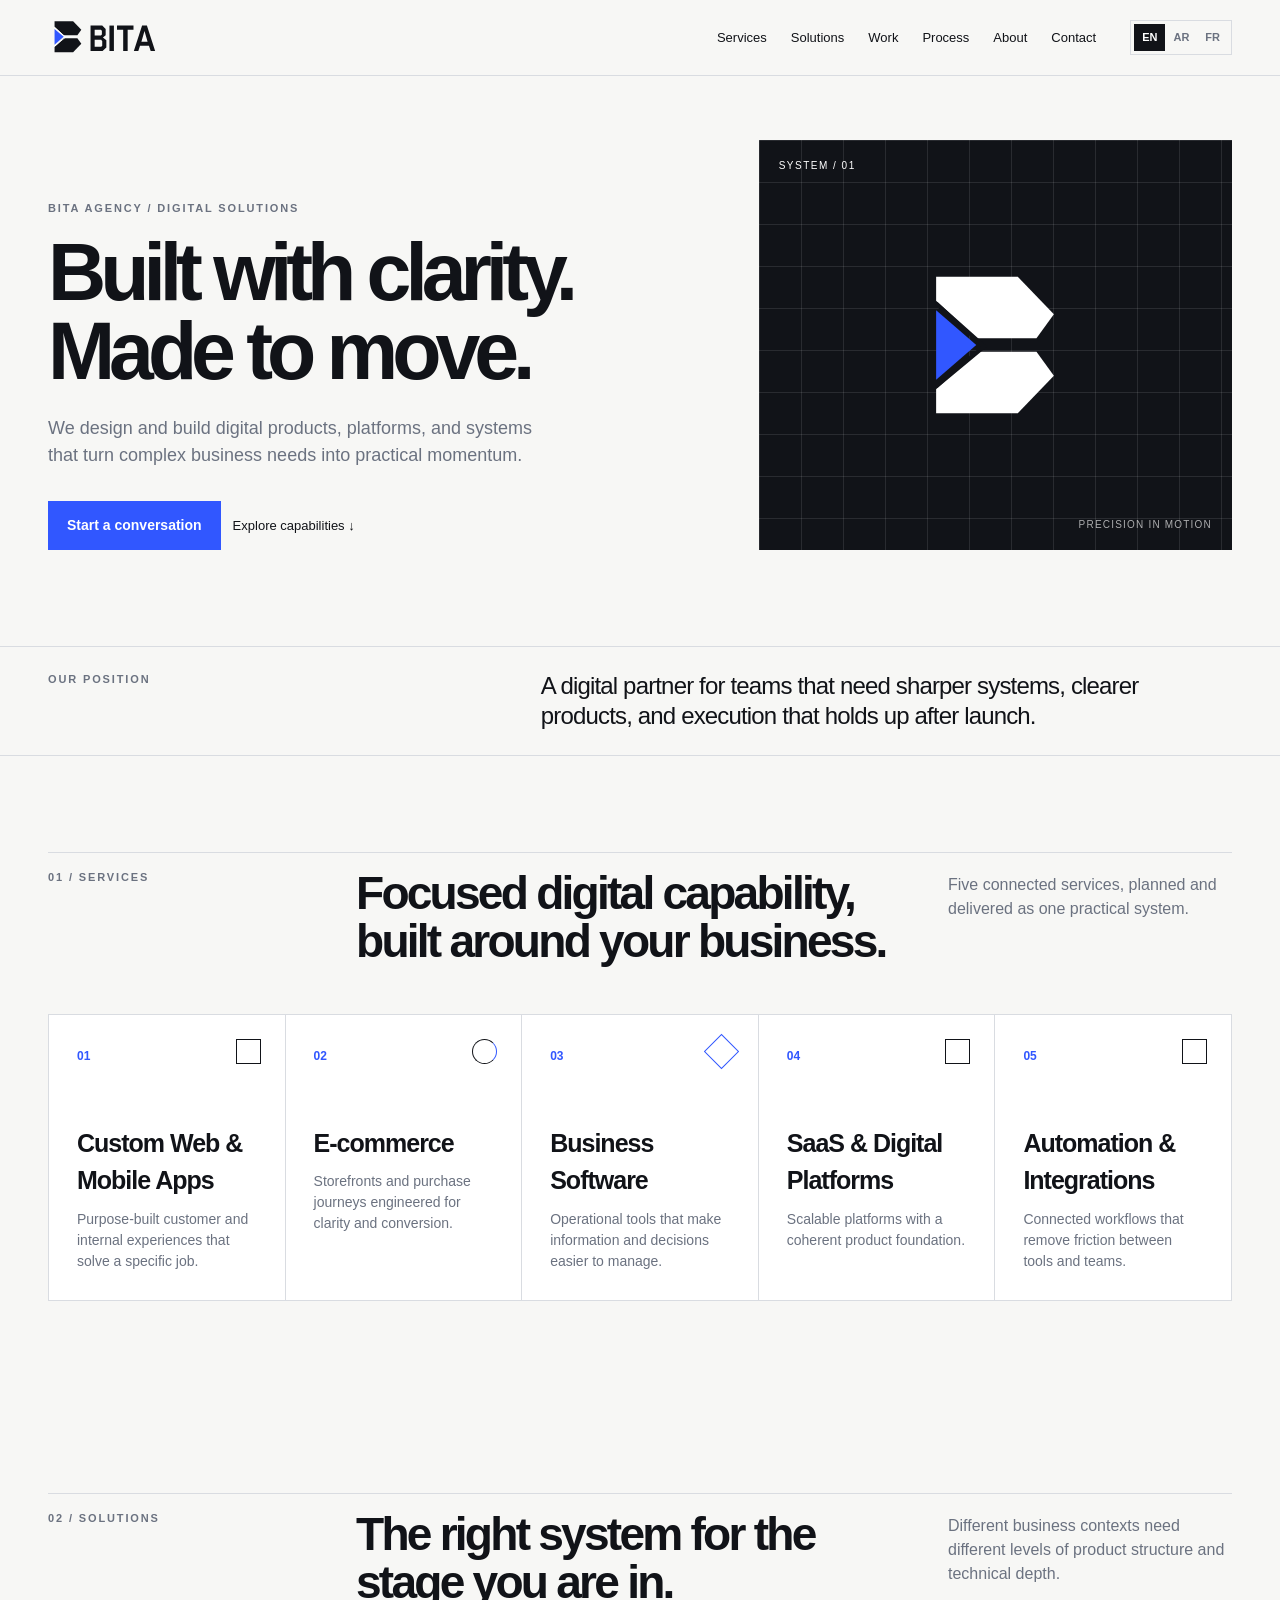
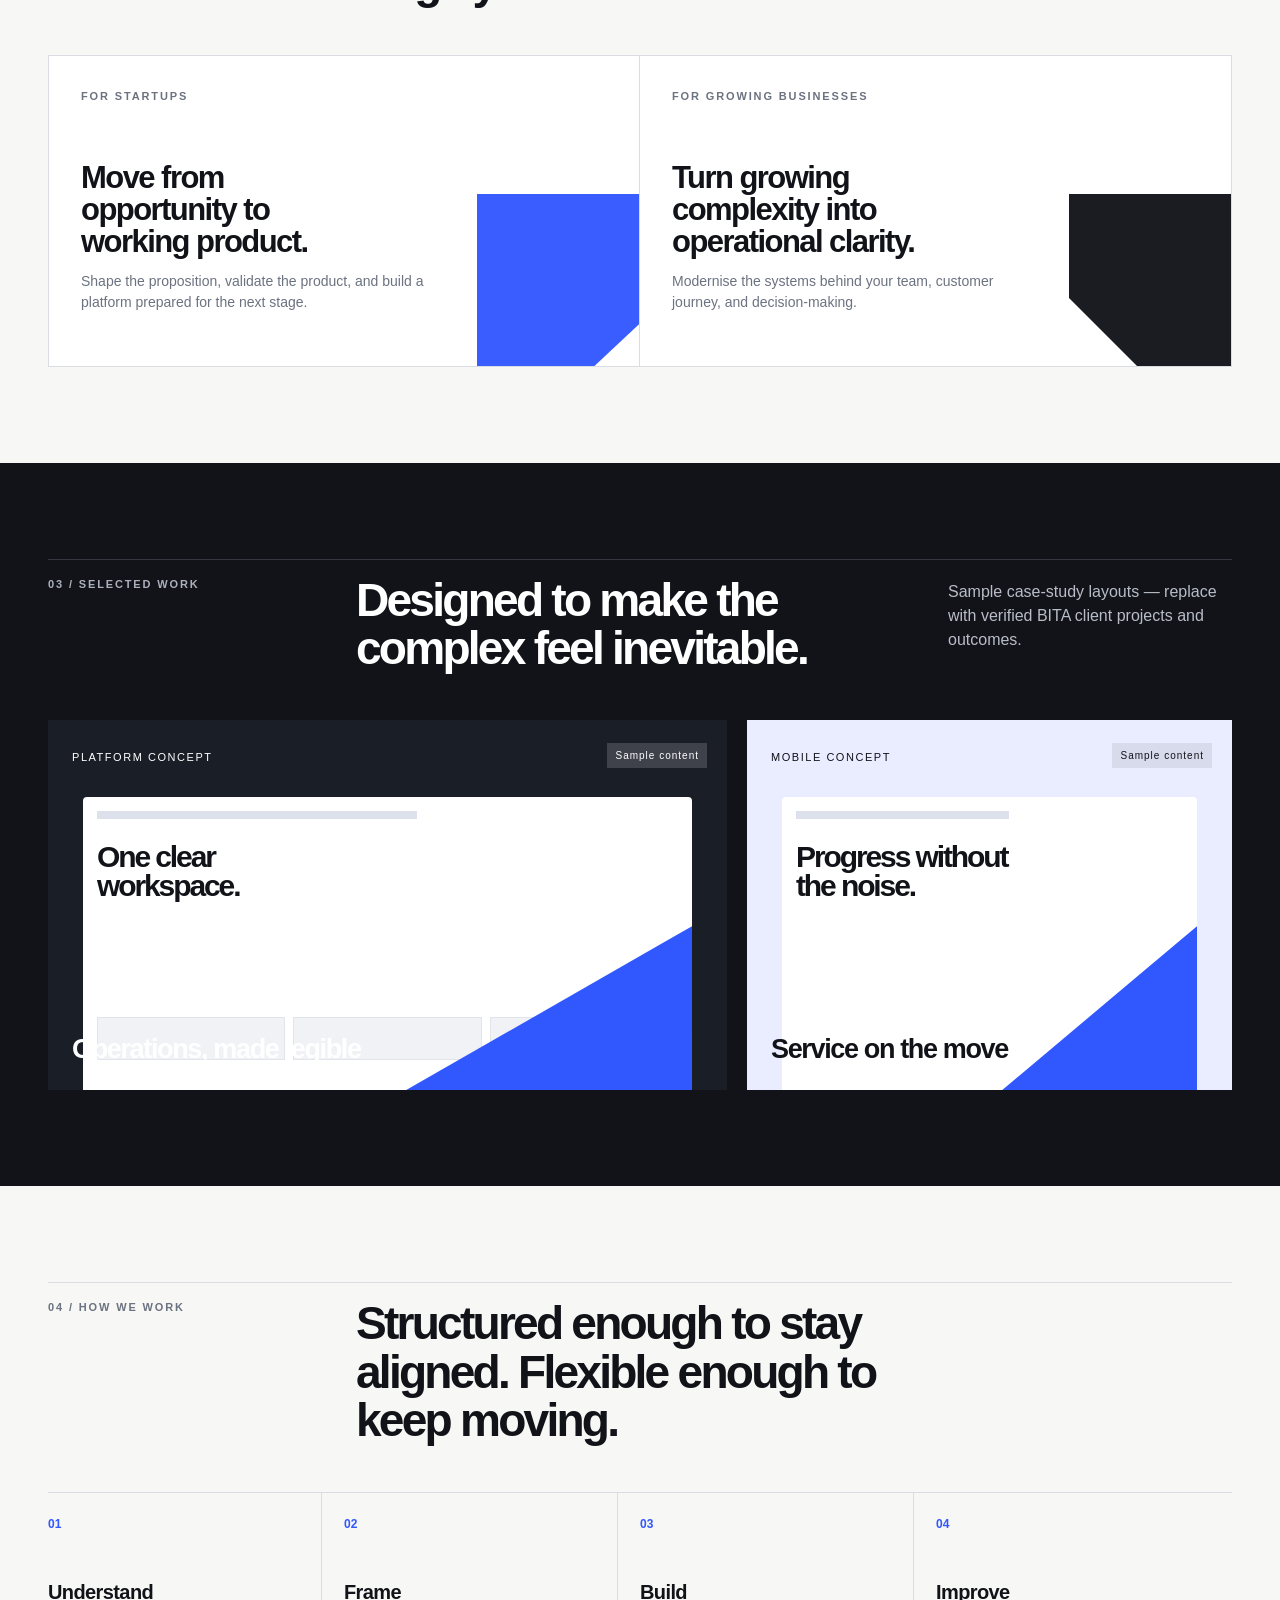
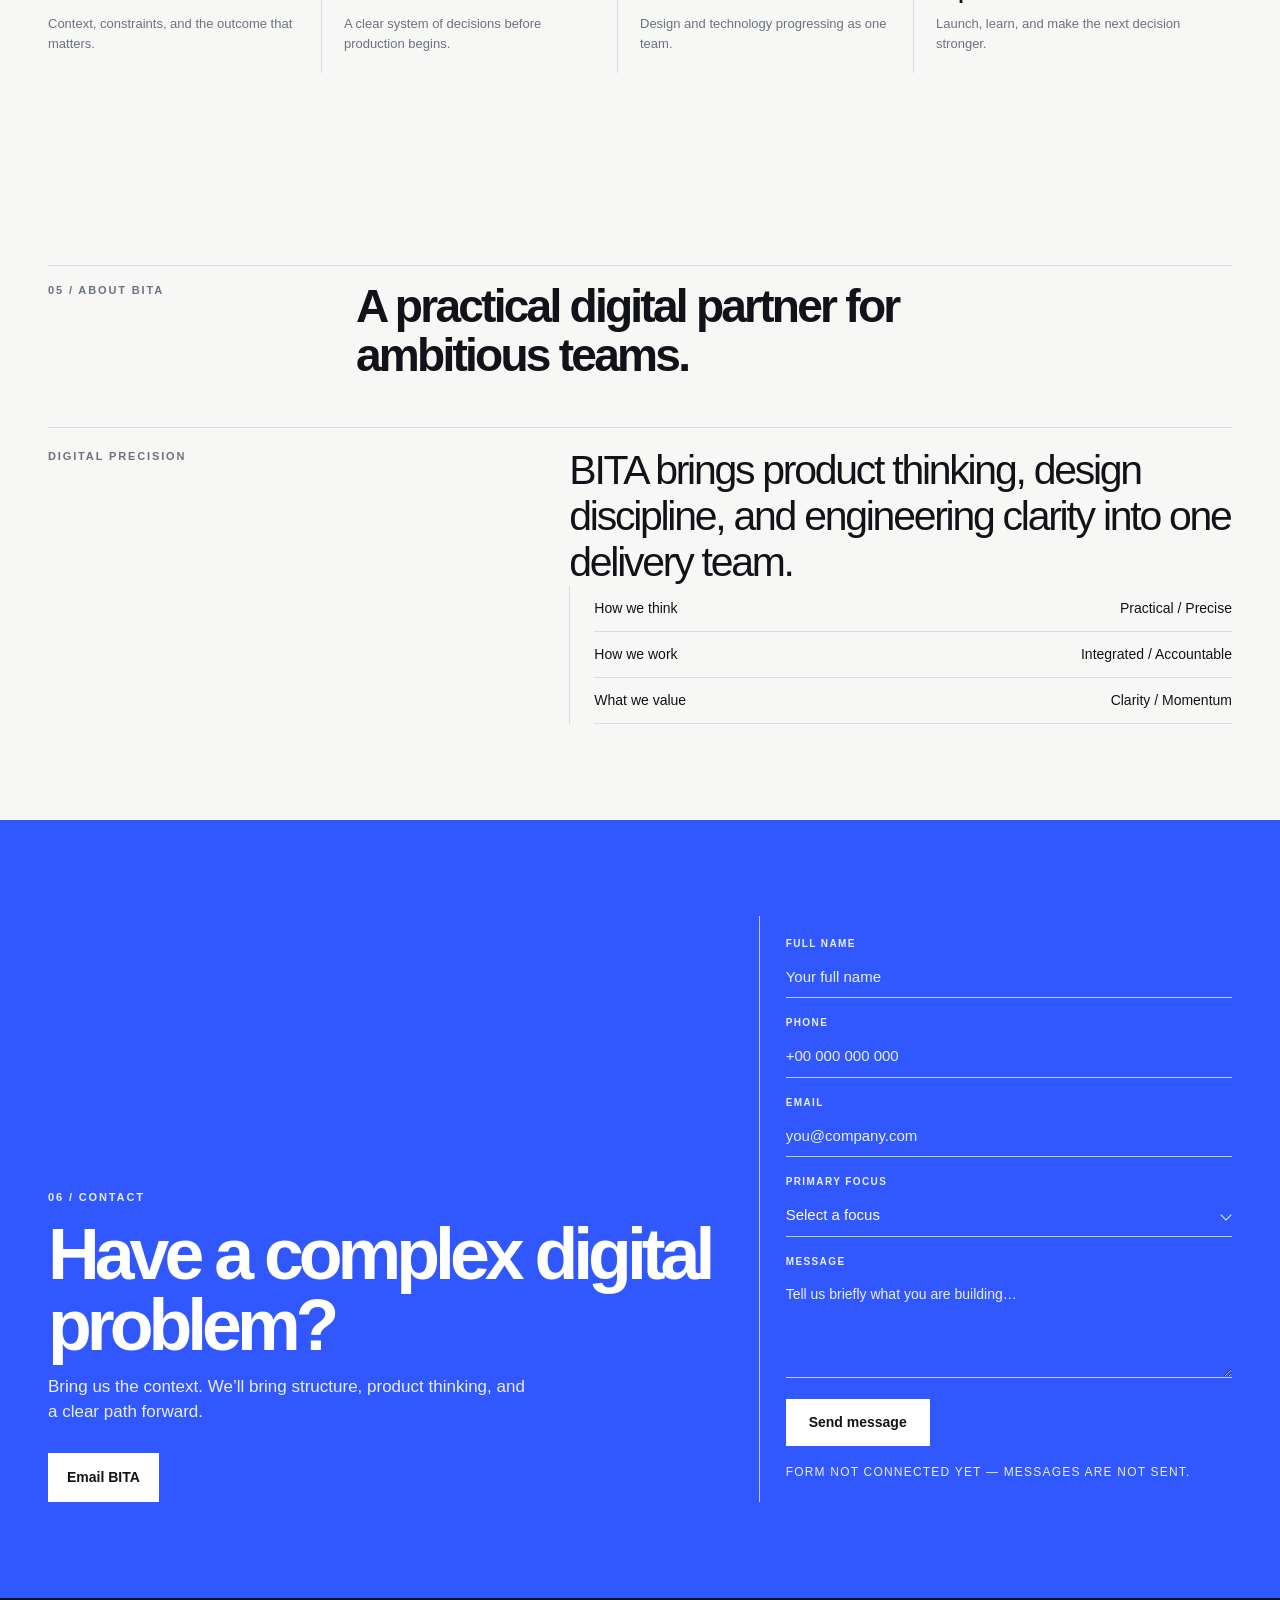
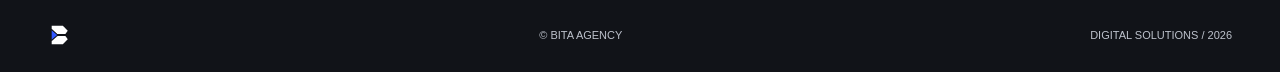
<file: BITA-main-website (3).html>
<!doctype html>
<html lang="en" dir="ltr" data-lang="en">

<head>
    <meta charset="utf-8">
    <meta name="viewport" content="width=device-width,initial-scale=1">
    <title>BITA — Digital Solutions</title>
    <link rel="icon" href="favicon.svg" type="image/svg+xml">
    <link rel="apple-touch-icon" href="apple-touch-icon.png">
    <style>
        @import url('https://fonts.googleapis.com/css2?family=IBM+Plex+Sans+Arabic:wght@400;500;600&display=swap');

        :root {
            --ink: #111318;
            --blue: #3157FF;
            --paper: #F7F7F5;
            --white: #fff;
            --muted: #6B7280;
            --line: #D9DCE1;
            --s8: 8px;
            --s12: 12px;
            --s16: 16px;
            --s24: 24px;
            --s32: 32px;
            --s48: 48px;
            --s64: 64px;
            --s96: 96px;
            --font: "Geist", "Arial", sans-serif;
            --arabic: "IBM Plex Sans Arabic", Arial, sans-serif
        }

        * {
            box-sizing: border-box
        }

        html {
            scroll-behavior: smooth
        }

        body {
            margin: 0;
            background: var(--paper);
            color: var(--ink);
            font-family: var(--font);
            font-size: 16px;
            line-height: 1.5
        }

        button {
            font: inherit
        }

        button:focus-visible,
        a:focus-visible {
            outline: 3px solid var(--blue);
            outline-offset: 3px
        }

        .wrap {
            max-width: 1440px;
            margin: auto;
            padding: 0 48px
        }

        .eyebrow {
            font-size: 11px;
            font-weight: 700;
            letter-spacing: .17em;
            text-transform: uppercase;
            color: var(--muted)
        }

        .rule {
            height: 1px;
            background: var(--line)
        }

        .logo {
            display: flex;
            align-items: center;
            color: var(--ink)
        }

        .logo svg {
            display: block;
            width: auto;
            height: 36px
        }

        .mark-foot,
        .mark-hero {
            display: block;
            flex: 0 0 auto
        }

        .mark-foot svg {
            display: block;
            width: auto;
            height: 26px
        }

        header {
            height: 76px;
            display: flex;
            align-items: center;
            border-bottom: 1px solid var(--line)
        }

        header .wrap {
            width: 100%;
            display: flex;
            justify-content: space-between;
            align-items: center
        }

        .nav {
            display: flex;
            align-items: center;
            gap: 24px
        }

        .nav button,
        .text-button {
            background: transparent;
            border: 0;
            color: var(--ink);
            cursor: pointer;
            padding: 8px 0;
            font-size: 13px
        }

        .nav button:hover,
        .text-button:hover {
            color: var(--blue)
        }

        .lang {
            display: flex;
            border: 1px solid var(--line);
            padding: 3px;
            margin-left: 10px
        }

        .lang button {
            border: 0;
            background: transparent;
            padding: 5px 8px;
            font-size: 11px;
            font-weight: 700;
            cursor: pointer;
            color: var(--muted)
        }

        .lang button.active {
            background: var(--ink);
            color: #fff
        }

        .menu {
            display: none;
            background: none;
            border: 0;
            font-size: 24px
        }

        .hero {
            padding: var(--s64) 0 var(--s48);
            min-height: 570px;
            position: relative;
            overflow: hidden
        }

        .hero-grid {
            display: grid;
            grid-template-columns: 7fr 5fr;
            gap: var(--s48);
            align-items: end
        }

        .hero h1 {
            font-size: clamp(48px, 6.3vw, 88px);
            letter-spacing: -.075em;
            line-height: .98;
            max-width: 800px;
            margin: var(--s16) 0 var(--s24)
        }

        .hero p {
            max-width: 510px;
            font-size: 18px;
            color: var(--muted);
            margin: 0 0 var(--s32)
        }

        .actions {
            display: flex;
            gap: 12px;
            align-items: center
        }

        .button {
            border: 1px solid var(--ink);
            padding: 13px 18px;
            cursor: pointer;
            font-size: 14px;
            font-weight: 650;
            transition: .2s
        }

        .button.primary {
            background: var(--blue);
            color: #fff;
            border-color: var(--blue)
        }

        .button.primary:hover {
            background: #2447da
        }

        .button.dark {
            background: var(--ink);
            color: #fff
        }

        .button.ghost {
            background: transparent;
            color: var(--ink)
        }

        .hero-art {
            height: 410px;
            position: relative;
            background: var(--ink);
            overflow: hidden
        }

        .hero-art .gridlines {
            position: absolute;
            inset: 0;
            background-image: linear-gradient(rgba(255, 255, 255, .1) 1px, transparent 1px), linear-gradient(90deg, rgba(255, 255, 255, .1) 1px, transparent 1px);
            background-size: 42px 42px
        }

        .mark-hero {
            position: absolute;
            top: 50%;
            left: 50%;
            transform: translate(-50%, -50%);
            width: auto;
            height: 190px
        }

        .mark-hero svg {
            display: block;
            width: auto;
            height: 100%
        }

        .corner-note {
            position: absolute;
            left: 20px;
            top: 18px;
            color: #fff;
            font-size: 10px;
            letter-spacing: .15em;
            text-transform: uppercase
        }

        .axis {
            position: absolute;
            right: 20px;
            bottom: 18px;
            color: #fff;
            font-size: 10px;
            letter-spacing: .12em;
            opacity: .65
        }

        .statement-band {
            border-top: 1px solid var(--line);
            border-bottom: 1px solid var(--line);
            padding: 24px 0
        }

        .statement {
            display: grid;
            grid-template-columns: 2fr 3fr;
            gap: 32px
        }

        .statement p {
            font-size: 24px;
            line-height: 1.25;
            letter-spacing: -.035em;
            margin: 0;
            max-width: 710px
        }

        .section {
            padding: var(--s96) 0
        }

        .section-head {
            display: grid;
            grid-template-columns: 3fr 6fr 3fr;
            gap: 24px;
            border-top: 1px solid var(--line);
            padding-top: 16px;
            margin-bottom: 48px
        }

        .section-title {
            font-size: clamp(30px, 3.6vw, 52px);
            line-height: 1.05;
            letter-spacing: -.06em;
            margin: 0
        }

        .section-intro {
            color: var(--muted);
            margin: 4px 0 0;
            max-width: 430px
        }

        .services {
            display: grid;
            grid-template-columns: repeat(5, 1fr);
            border: 1px solid var(--line);
            border-right: 0
        }

        .solutions {
            display: grid;
            grid-template-columns: 1fr 1fr;
            border: 1px solid var(--line)
        }

        .solution {
            padding: 32px;
            min-height: 310px;
            position: relative;
            border-right: 1px solid var(--line);
            background: var(--white);
            overflow: hidden
        }

        .solution:last-child {
            border-right: 0
        }

        .solution h3 {
            font-size: 31px;
            line-height: 1.04;
            letter-spacing: -.05em;
            max-width: 270px;
            margin: 58px 0 12px
        }

        .solution p {
            max-width: 370px;
            font-size: 14px;
            color: var(--muted);
            margin: 0
        }

        .solution .solution-mark {
            position: absolute;
            right: -28px;
            bottom: -18px;
            width: 190px;
            height: 190px;
            background: var(--blue);
            clip-path: polygon(0 0, 100% 0, 100% 55%, 52% 100%, 0 100%);
            opacity: .96
        }

        .solution.growth .solution-mark {
            background: var(--ink);
            clip-path: polygon(0 0, 100% 0, 100% 100%, 45% 100%, 0 55%)
        }

        .about-grid {
            display: grid;
            grid-template-columns: 5fr 7fr;
            border-top: 1px solid var(--line);
            padding-top: 20px;
            gap: 48px
        }

        .about-copy {
            font-size: clamp(25px, 3.2vw, 43px);
            line-height: 1.12;
            letter-spacing: -.055em;
            margin: 0;
            max-width: 690px
        }

        .about-list {
            border-left: 1px solid var(--line);
            padding-left: 24px
        }

        .about-list div {
            padding: 12px 0;
            border-bottom: 1px solid var(--line);
            display: flex;
            justify-content: space-between;
            font-size: 14px
        }

        .about-list span:last-child {
            color: var(--muted)
        }

        .service {
            padding: 28px;
            border-right: 1px solid var(--line);
            min-height: 260px;
            position: relative;
            background: var(--white)
        }

        .service:hover {
            background: #f1f3ff
        }

        .service-no {
            font-size: 12px;
            color: var(--blue);
            font-weight: 700
        }

        .service h3 {
            font-size: 25px;
            letter-spacing: -.04em;
            margin: 58px 0 9px
        }

        .service p {
            font-size: 14px;
            color: var(--muted);
            margin: 0
        }

        .service .line-icon {
            position: absolute;
            right: 24px;
            top: 24px;
            width: 25px;
            height: 25px;
            border: 1.5px solid var(--ink)
        }

        .service:nth-child(2) .line-icon {
            border-radius: 50%;
            border-right-color: var(--blue)
        }

        .service:nth-child(3) .line-icon {
            transform: rotate(45deg);
            border-color: var(--blue)
        }

        .work {
            background: var(--ink);
            color: #fff
        }

        .work .section-head {
            border-color: #343741
        }

        .work .eyebrow {
            color: #abb0bc
        }

        .work .section-intro {
            color: #b8bdc8
        }

        .work-grid {
            display: grid;
            grid-template-columns: 1.4fr 1fr;
            gap: 20px
        }

        .case {
            min-height: 370px;
            position: relative;
            padding: 24px;
            overflow: hidden;
            background: #1a1e27
        }

        .case.light {
            background: #e9edff;
            color: var(--ink)
        }

        .case small {
            font-size: 11px;
            letter-spacing: .14em;
            text-transform: uppercase
        }

        .case h3 {
            position: absolute;
            bottom: 21px;
            left: 24px;
            margin: 0;
            font-size: 27px;
            letter-spacing: -.05em;
            z-index: 2
        }

        .case .sample {
            position: absolute;
            top: 23px;
            right: 20px;
            background: rgba(255, 255, 255, .16);
            padding: 5px 8px;
            font-size: 10px;
            letter-spacing: .1em
        }

        .light .sample {
            background: rgba(17, 19, 24, .08)
        }

        .screen {
            position: absolute;
            inset: 77px 35px 0;
            background: #fff;
            color: var(--ink);
            padding: 14px;
            border-radius: 4px 4px 0 0
        }

        .screen-nav {
            height: 8px;
            width: 55%;
            background: #dce1eb;
            margin-bottom: 24px
        }

        .screen-title {
            font-weight: 800;
            font-size: 30px;
            letter-spacing: -.07em;
            max-width: 220px;
            line-height: .95
        }

        .screen-blue {
            position: absolute;
            right: 0;
            bottom: 0;
            width: 47%;
            height: 56%;
            background: var(--blue);
            clip-path: polygon(100% 0, 100% 100%, 0 100%)
        }

        .screen-grid {
            position: absolute;
            bottom: 30px;
            left: 14px;
            right: 14px;
            display: grid;
            grid-template-columns: repeat(3, 1fr);
            gap: 8px
        }

        .screen-grid b {
            height: 43px;
            background: #f0f2f6;
            border: 1px solid #e1e4eb
        }

        .process {
            display: grid;
            grid-template-columns: repeat(4, 1fr);
            border-top: 1px solid var(--line)
        }

        .step {
            padding: 22px 22px 0 0;
            margin-right: 22px;
            border-right: 1px solid var(--line);
            min-height: 180px
        }

        .step:last-child {
            border: 0
        }

        .step b {
            display: block;
            font-size: 12px;
            color: var(--blue);
            margin-bottom: 44px
        }

        .step h3 {
            font-size: 20px;
            letter-spacing: -.03em;
            margin: 0 0 7px
        }

        .step p {
            font-size: 13px;
            color: var(--muted);
            margin: 0
        }

        .contact {
            padding: var(--s96) 0;
            background: var(--blue);
            color: #fff
        }

        .contact-grid {
            display: grid;
            grid-template-columns: 7fr 5fr;
            gap: 48px;
            align-items: end
        }

        .contact h2 {
            font-size: clamp(44px, 5.6vw, 76px);
            line-height: .98;
            letter-spacing: -.07em;
            margin: 14px 0
        }

        .contact p {
            max-width: 490px;
            margin: 0;
            color: rgba(255, 255, 255, .9);
            font-size: 17px
        }

        .contact .button {
            background: #fff;
            border-color: #fff;
            color: var(--ink);
            margin-top: 28px
        }

        .contact-side {
            border-left: 1px solid rgba(255, 255, 255, .7);
            padding: 20px 0 20px 26px
        }

        .contact-side p {
            font-size: 12px;
            line-height: 1.6
        }

        .contact .eyebrow {
            color: rgba(255, 255, 255, .9)
        }

        .contact-form {
            display: grid;
            gap: 17px;
            margin: 0
        }

        .field {
            display: grid;
            gap: 6px
        }

        .field label {
            font-size: 10px;
            font-weight: 700;
            letter-spacing: .14em;
            text-transform: uppercase;
            color: rgba(255, 255, 255, .9)
        }

        .field input,
        .field select,
        .field textarea {
            width: 100%;
            background: transparent;
            border: 0;
            border-bottom: 1px solid rgba(255, 255, 255, .7);
            color: #fff;
            font: inherit;
            font-size: 15px;
            padding: 9px 0;
            border-radius: 0;
            appearance: none;
            -webkit-appearance: none;
            transition: border-color .2s, box-shadow .2s
        }

        .field textarea {
            resize: vertical;
            min-height: 92px;
            line-height: 1.5;
            font-size: 14px
        }

        .field input::placeholder,
        .field textarea::placeholder {
            color: rgba(255, 255, 255, .9);
            opacity: 1
        }

        .field input:focus,
        .field select:focus,
        .field textarea:focus {
            outline: none;
            border-bottom-color: #fff;
            box-shadow: 0 1px 0 0 #fff
        }

        .sel {
            position: relative;
            display: block
        }

        .sel:after {
            content: "";
            position: absolute;
            inset-inline-end: 2px;
            top: 16px;
            width: 7px;
            height: 7px;
            border-right: 1.5px solid rgba(255, 255, 255, .9);
            border-bottom: 1.5px solid rgba(255, 255, 255, .9);
            transform: rotate(45deg);
            pointer-events: none
        }

        .field select option {
            background: #111318;
            color: #fff
        }

        .contact-form .contact-submit {
            justify-self: start;
            margin: 4px 0 0;
            padding: 12px 22px;
            background: #fff;
            border-color: #fff;
            color: var(--ink);
            font-weight: 650;
            cursor: pointer
        }

        .contact-form .sample-note {
            margin: 0;
            color: rgba(255, 255, 255, .9);
            opacity: 1;
            max-width: none;
            font-size: 12px;
            line-height: 1.6
        }

        .sample-note {
            font-size: 10px;
            letter-spacing: .1em;
            text-transform: uppercase;
            opacity: .72
        }

        footer {
            padding: 24px 0;
            background: var(--ink);
            color: #fff
        }

        footer .wrap {
            display: flex;
            align-items: center;
            gap: 16px;
            justify-content: space-between;
            font-size: 11px;
            color: #bdc2cc
        }

        .ar {
            font-family: var(--arabic);
            display: none
        }

        .fr {
            display: none
        }

        html[data-lang="ar"] .en,
        html[data-lang="fr"] .en {
            display: none
        }

        html[data-lang="ar"] .fr,
        html[data-lang="fr"] .ar {
            display: none
        }

        html[data-lang="ar"] .ar,
        html[data-lang="fr"] .fr {
            display: block
        }

        html[data-lang="ar"] .hero h1,
        html[data-lang="ar"] .section-title,
        html[data-lang="ar"] .contact h2 {
            letter-spacing: -.04em
        }

        html[data-lang="ar"] .hero-grid,
        html[data-lang="ar"] .contact-grid {
            direction: rtl
        }

        html[data-lang="ar"] .hero-art {
            text-align: left
        }

        html[data-lang="ar"] .statement,
        html[data-lang="ar"] .section-head {
            direction: rtl
        }

        html[data-lang="ar"] .service,
        html[data-lang="ar"] .step {
            text-align: right
        }

        html[data-lang="ar"] .step {
            border-right: 0;
            border-left: 1px solid var(--line);
            padding: 22px 0 0 22px;
            margin: 0 0 0 22px
        }

        html[data-lang="ar"] .contact-side {
            border-left: 0;
            border-right: 1px solid rgba(255, 255, 255, .7);
            padding: 20px 26px 20px 0
        }

        @media(max-width:1050px) {
            .services {
                grid-template-columns: repeat(3, 1fr)
            }
        }

        @media(max-width:760px) {
            .wrap {
                padding: 0 20px
            }

            .nav {
                display: flex;
                margin-left: auto
            }

            .nav>button {
                display: none
            }

            .lang {
                margin-left: 0
            }

            .menu {
                display: block
            }

            .hero {
                padding: 48px 0 24px
            }

            .hero-grid,
            .contact-grid,
            .statement {
                grid-template-columns: 1fr;
                gap: 28px
            }

            .hero-art {
                height: 280px
            }

            .mark-hero {
                height: 120px
            }

            .hero h1 {
                font-size: 51px
            }

            .section {
                padding: 64px 0
            }

            .section-head {
                grid-template-columns: 1fr;
                gap: 14px;
                margin-bottom: 28px
            }

            .services,
            .work-grid,
            .process,
            .solutions,
            .about-grid {
                grid-template-columns: 1fr
            }

            .solution {
                border-right: 0;
                border-bottom: 1px solid var(--line);
                min-height: 240px
            }

            .solution:last-child {
                border-bottom: 0
            }

            .about-list {
                border-left: 0;
                padding-left: 0
            }

            .services {
                border-right: 1px solid var(--line)
            }

            .service {
                min-height: 190px;
                border-right: 0;
                border-bottom: 1px solid var(--line)
            }

            .process {
                border-top: 1px solid var(--line)
            }

            .step,
            html[data-lang="ar"] .step {
                border-right: 0;
                border-left: 0;
                border-bottom: 1px solid var(--line);
                padding: 20px 0;
                margin: 0;
                min-height: 0
            }

            .step b {
                margin-bottom: 24px
            }

            .contact {
                padding: 64px 0
            }

            .contact-side,
            html[data-lang="ar"] .contact-side {
                border-left: 0;
                border-right: 0;
                border-top: 1px solid rgba(255, 255, 255, .7);
                padding: 20px 0
            }

            .work-grid {
                gap: 12px
            }

            .case {
                min-height: 300px
            }

            .logo svg {
                height: 30px
            }
        }

        @media(prefers-reduced-motion:reduce) {
            html {
                scroll-behavior: auto
            }

            .button {
                transition: none
            }
        }
    </style>
</head>

<body>
    <header>
        <div class="wrap">
            <div class="logo" data-i18n="BITA Digital Solutions|BITA للحلول الرقمية|BITA Solutions digitales"
                aria-label="BITA Digital Solutions">
                <svg viewBox="0 0 450 110" width="450" height="110" aria-hidden="true" focusable="false">
                    <g transform="translate(20 4) scale(.93)">
                        <path fill="#111318" d="M0 0H61L88 28L75 46H30L0 18Z" />
                        <path fill="#111318" d="M30 56H75L88 74L61 102H0V84Z" />
                        <path fill="#3157FF" d="M0 25L30 51L0 77Z" />
                        <path fill="none" stroke="#FFFFFF" stroke-width="3" stroke-linejoin="miter"
                            d="M0 20L36 52L0 82" />
                    </g>
                    <g transform="translate(130 17) scale(1.05)" fill="#111318">
                        <path
                            d="M0 0H34L44 10V28L36 35L46 43V64L35 74H0V0ZM12 12V29H30L33 26V15L30 12H12ZM12 41V62H31L34 59V46L31 41H12Z" />
                        <path d="M55 0H68V74H55Z" />
                        <path d="M77 0H125V12H108V74H95V12H77Z" />
                        <path d="M150 0H164L188 74H175L170 59H144L139 74H126L150 0ZM157 16L148 47H166L157 16Z" />
                    </g>
                </svg>
            </div>
            <nav class="nav" data-i18n="Primary navigation|التنقل الرئيسي|Navigation principale"
                aria-label="Primary navigation"><button data-go="services"><span class="en">Services</span><span
                        class="ar">الخدمات</span><span class="fr">Services</span></button><button
                    data-go="solutions"><span class="en">Solutions</span><span class="ar">الحلول</span><span
                        class="fr">Solutions</span></button><button data-go="work"><span class="en">Work</span><span
                        class="ar">الأعمال</span><span class="fr">Réalisations</span></button><button
                    data-go="process"><span class="en">Process</span><span class="ar">المنهجية</span><span
                        class="fr">Méthode</span></button><button data-go="about"><span class="en">About</span><span
                        class="ar">من نحن</span><span class="fr">À propos</span></button><button data-go="contact"><span
                        class="en">Contact</span><span class="ar">تواصل</span><span class="fr">Contact</span></button>
                <div class="lang" role="group" data-i18n="Language|اللغة|Langue" aria-label="Language"><button
                        class="active" data-lang="en" lang="en">EN</button><button data-lang="ar"
                        lang="ar">AR</button><button data-lang="fr" lang="fr">FR</button></div>
            </nav><button class="menu" data-go="contact"
                data-i18n="Jump to contact|الانتقال إلى التواصل|Accéder à la section contact"
                aria-label="Jump to contact">↗</button>
        </div>
    </header>
    <main>
        <section class="hero">
            <div class="wrap hero-grid">
                <div>
                    <div class="eyebrow en">BITA AGENCY / DIGITAL SOLUTIONS</div>
                    <div class="eyebrow ar">BITA AGENCY / حلول رقمية</div>
                    <div class="eyebrow fr">BITA AGENCY / SOLUTIONS DIGITALES</div>
                    <h1 class="en">Built with clarity.<br>Made to move.</h1>
                    <h1 class="ar">نبني بوضوح.<br>لنحرّك عملك للأمام.</h1>
                    <h1 class="fr">Conçu avec clarté.<br>Prêt à avancer.</h1>
                    <p class="en">We design and build digital products, platforms, and systems that turn complex
                        business needs into practical momentum.</p>
                    <p class="ar">نصمم ونبني منتجات ومنصات وأنظمة رقمية تحول احتياجات الأعمال المعقدة إلى تقدم عملي
                        وواضح.</p>
                    <p class="fr">Nous concevons et développons des produits, des plateformes et des systèmes numériques
                        qui transforment des besoins métiers complexes en élan concret.</p>
                    <div class="actions"><button class="button primary" data-go="contact"><span class="en">Start a
                                conversation</span><span class="ar">ابدأ محادثة</span><span class="fr">Démarrer une
                                conversation</span></button><button class="text-button" data-go="services"><span
                                class="en">Explore capabilities ↓</span><span class="ar">استكشف قدراتنا ↓</span><span
                                class="fr">Découvrir nos expertises ↓</span></button></div>
                </div>
                <div class="hero-art"
                    data-i18n="Abstract BITA modular visual|تمثيل بصري تجريدي من BITA|Visuel modulaire abstrait BITA"
                    aria-label="Abstract BITA modular visual">
                    <div class="gridlines"></div>
                    <div class="corner-note">SYSTEM / 01</div>
                    <div class="mark-hero">
                        <svg viewBox="0 0 128 142" width="128" height="142" aria-hidden="true" focusable="false">
                            <g transform="translate(20 20)">
                                <path fill="#FFFFFF" d="M0 0H61L88 28L75 46H30L0 18Z" />
                                <path fill="#FFFFFF" d="M30 56H75L88 74L61 102H0V84Z" />
                                <path fill="#3157FF" d="M0 25L30 51L0 77Z" />
                                <path fill="none" stroke="#111318" stroke-width="3" stroke-linejoin="miter"
                                    d="M0 20L36 52L0 82" />
                            </g>
                        </svg>
                    </div>
                    <div class="axis">PRECISION IN MOTION</div>
                </div>
            </div>
        </section>
        <section class="statement-band">
            <div class="wrap statement">
                <div class="eyebrow en">OUR POSITION</div>
                <div class="eyebrow ar">موقعنا</div>
                <div class="eyebrow fr">NOTRE POSITIONNEMENT</div>
                <p class="en">A digital partner for teams that need sharper systems, clearer products, and execution
                    that holds up after launch.</p>
                <p class="ar">شريك رقمي للفرق التي تحتاج إلى أنظمة أدق، ومنتجات أوضح، وتنفيذ يصمد بعد الإطلاق.</p>
                <p class="fr">Un partenaire digital pour les équipes qui exigent des systèmes plus solides, des produits
                    plus clairs et une exécution qui tient après la mise en ligne.</p>
            </div>
        </section>
        <section class="section" id="services">
            <div class="wrap">
                <div class="section-head">
                    <div class="eyebrow en">01 / SERVICES</div>
                    <div class="eyebrow ar">01 / الخدمات</div>
                    <div class="eyebrow fr">01 / SERVICES</div>
                    <h2 class="section-title en">Focused digital capability, built around your business.</h2>
                    <h2 class="section-title ar">قدرات رقمية مركزة، مبنية حول عملك.</h2>
                    <h2 class="section-title fr">Une expertise numérique ciblée, construite autour de votre entreprise.
                    </h2>
                    <p class="section-intro en">Five connected services, planned and delivered as one practical system.
                    </p>
                    <p class="section-intro ar">خمس خدمات مترابطة، مخططة ومنفذة كنظام عملي واحد.</p>
                    <p class="section-intro fr">Cinq services connectés, planifiés et livrés comme un seul système
                        concret.</p>
                </div>
                <div class="services">
                    <article class="service"><span class="service-no">01</span><i class="line-icon"></i>
                        <h3 class="en">Custom Web &amp; Mobile Apps</h3>
                        <h3 class="ar">تطبيقات الويب والجوال المخصصة</h3>
                        <h3 class="fr">Applications Web &amp; Mobile sur mesure</h3>
                        <p class="en">Purpose-built customer and internal experiences that solve a specific job.</p>
                        <p class="ar">تجارب مخصصة للعملاء والفرق الداخلية لحل احتياج محدد.</p>
                        <p class="fr">Des expériences clients et internes conçues sur mesure pour répondre à un besoin
                            précis.</p>
                    </article>
                    <article class="service"><span class="service-no">02</span><i class="line-icon"></i>
                        <h3 class="en">E-commerce</h3>
                        <h3 class="ar">التجارة الإلكترونية</h3>
                        <h3 class="fr">E-commerce</h3>
                        <p class="en">Storefronts and purchase journeys engineered for clarity and conversion.</p>
                        <p class="ar">متاجر ومسارات شراء مصممة للوضوح والتحويل.</p>
                        <p class="fr">Des boutiques et des parcours d’achat conçus pour la clarté et la conversion.</p>
                    </article>
                    <article class="service"><span class="service-no">03</span><i class="line-icon"></i>
                        <h3 class="en">Business Software</h3>
                        <h3 class="ar">برمجيات الأعمال</h3>
                        <h3 class="fr">Logiciels de gestion</h3>
                        <p class="en">Operational tools that make information and decisions easier to manage.</p>
                        <p class="ar">أدوات تشغيلية تسهّل إدارة المعلومات والقرارات.</p>
                        <p class="fr">Des outils opérationnels qui simplifient la gestion de l’information et de la
                            décision.</p>
                    </article>
                    <article class="service"><span class="service-no">04</span><i class="line-icon"></i>
                        <h3 class="en">SaaS &amp; Digital Platforms</h3>
                        <h3 class="ar">منصات SaaS والمنتجات الرقمية</h3>
                        <h3 class="fr">SaaS &amp; Plateformes numériques</h3>
                        <p class="en">Scalable platforms with a coherent product foundation.</p>
                        <p class="ar">منصات قابلة للتوسع بأساس منتج متماسك.</p>
                        <p class="fr">Des plateformes évolutives, bâties sur un socle produit cohérent.</p>
                    </article>
                    <article class="service"><span class="service-no">05</span><i class="line-icon"></i>
                        <h3 class="en">Automation &amp; Integrations</h3>
                        <h3 class="ar">الأتمتة والتكاملات</h3>
                        <h3 class="fr">Automatisation &amp; Intégrations</h3>
                        <p class="en">Connected workflows that remove friction between tools and teams.</p>
                        <p class="ar">تدفقات عمل مترابطة تقلل الاحتكاك بين الأدوات والفرق.</p>
                        <p class="fr">Des flux de travail connectés qui suppriment les frictions entre les outils et les
                            équipes.</p>
                    </article>
                </div>
            </div>
        </section>
        <section class="section" id="solutions">
            <div class="wrap">
                <div class="section-head">
                    <div class="eyebrow en">02 / SOLUTIONS</div>
                    <div class="eyebrow ar">02 / الحلول</div>
                    <div class="eyebrow fr">02 / SOLUTIONS</div>
                    <h2 class="section-title en">The right system for the stage you are in.</h2>
                    <h2 class="section-title ar">النظام المناسب للمرحلة التي تمر بها.</h2>
                    <h2 class="section-title fr">Le bon système pour l’étape où vous en êtes.</h2>
                    <p class="section-intro en">Different business contexts need different levels of product structure
                        and technical depth.</p>
                    <p class="section-intro ar">سياقات الأعمال المختلفة تحتاج إلى مستويات مختلفة من هيكل المنتج والعمق
                        التقني.</p>
                    <p class="section-intro fr">Chaque contexte métier exige un certain niveau de structuration produit
                        et de profondeur technique.</p>
                </div>
                <div class="solutions">
                    <article class="solution">
                        <div class="eyebrow en">FOR STARTUPS</div>
                        <div class="eyebrow ar">للشركات الناشئة</div>
                        <div class="eyebrow fr">POUR LES STARTUPS</div>
                        <h3 class="en">Move from opportunity to working product.</h3>
                        <h3 class="ar">من الفرصة إلى منتج يعمل.</h3>
                        <h3 class="fr">De l’opportunité au produit opérationnel.</h3>
                        <p class="en">Shape the proposition, validate the product, and build a platform prepared for the
                            next stage.</p>
                        <p class="ar">صياغة الفكرة والتحقق من المنتج وبناء منصة مهيأة للمرحلة التالية.</p>
                        <p class="fr">Affiner la proposition, valider le produit et bâtir une plateforme prête pour
                            l’étape suivante.</p><i class="solution-mark"></i>
                    </article>
                    <article class="solution growth">
                        <div class="eyebrow en">FOR GROWING BUSINESSES</div>
                        <div class="eyebrow ar">للشركات المتنامية</div>
                        <div class="eyebrow fr">POUR LES ENTREPRISES EN CROISSANCE</div>
                        <h3 class="en">Turn growing complexity into operational clarity.</h3>
                        <h3 class="ar">حوّل التعقيد المتزايد إلى وضوح تشغيلي.</h3>
                        <h3 class="fr">Transformer la complexité croissante en clarté opérationnelle.</h3>
                        <p class="en">Modernise the systems behind your team, customer journey, and decision-making.</p>
                        <p class="ar">تحديث الأنظمة خلف فرقك ورحلة العميل وآلية اتخاذ القرار.</p>
                        <p class="fr">Moderniser les systèmes qui soutiennent vos équipes, le parcours client et la
                            prise de décision.</p><i class="solution-mark"></i>
                    </article>
                </div>
            </div>
        </section>
        <section class="work section" id="work">
            <div class="wrap">
                <div class="section-head">
                    <div class="eyebrow en">03 / SELECTED WORK</div>
                    <div class="eyebrow ar">03 / أعمال مختارة</div>
                    <div class="eyebrow fr">03 / RÉALISATIONS SÉLECTIONNÉES</div>
                    <h2 class="section-title en">Designed to make the complex feel inevitable.</h2>
                    <h2 class="section-title ar">تصميم يجعل المعقد يبدو بديهيًا.</h2>
                    <h2 class="section-title fr">Une conception qui fait de la complexité une évidence.</h2>
                    <p class="section-intro en">Sample case-study layouts — replace with verified BITA client projects
                        and outcomes.</p>
                    <p class="section-intro ar">نماذج لتخطيط دراسات الحالة — تُستبدل بمشاريع BITA ونتائج العملاء
                        المُوثقة.</p>
                    <p class="section-intro fr">Maquettes d’études de cas — à remplacer par les projets et les résultats
                        clients vérifiés de BITA.</p>
                </div>
                <div class="work-grid">
                    <article class="case"><small class="en">Platform concept</small><small class="ar">مفهوم
                            منصة</small><small class="fr">Concept de plateforme</small><span class="sample en">Sample
                            content</span><span class="sample ar">محتوى تجريبي</span><span class="sample fr">Contenu de
                            démonstration</span>
                        <div class="screen">
                            <div class="screen-nav"></div>
                            <div class="screen-title en">One clear workspace.</div>
                            <div class="screen-title ar">مساحة عمل واحدة وواضحة.</div>
                            <div class="screen-title fr">Un espace de travail unique et clair.</div>
                            <div class="screen-grid"><b></b><b></b><b></b></div>
                            <div class="screen-blue"></div>
                        </div>
                        <h3 class="en">Operations, made legible</h3>
                        <h3 class="ar">عمليات أكثر وضوحًا</h3>
                        <h3 class="fr">Des opérations lisibles</h3>
                    </article>
                    <article class="case light"><small class="en">Mobile concept</small><small class="ar">مفهوم
                            جوّال</small><small class="fr">Concept mobile</small><span class="sample en">Sample
                            content</span><span class="sample ar">محتوى تجريبي</span><span class="sample fr">Contenu de
                            démonstration</span>
                        <div class="screen">
                            <div class="screen-nav"></div>
                            <div class="screen-title en">Progress without the noise.</div>
                            <div class="screen-title ar">تقدم بلا ضوضاء.</div>
                            <div class="screen-title fr">De la progression, sans le bruit.</div>
                            <div class="screen-blue"></div>
                        </div>
                        <h3 class="en">Service on the move</h3>
                        <h3 class="ar">خدمة تتحرك معك</h3>
                        <h3 class="fr">Un service en mouvement</h3>
                    </article>
                </div>
            </div>
        </section>
        <section class="section" id="process">
            <div class="wrap">
                <div class="section-head">
                    <div class="eyebrow en">04 / HOW WE WORK</div>
                    <div class="eyebrow ar">04 / كيف نعمل</div>
                    <div class="eyebrow fr">04 / NOTRE MÉTHODE</div>
                    <h2 class="section-title en">Structured enough to stay aligned. Flexible enough to keep moving.</h2>
                    <h2 class="section-title ar">منهجية منظمة تحافظ على التوافق، ومرنة تحافظ على التقدم.</h2>
                    <h2 class="section-title fr">Assez structuré pour rester alignés. Assez souple pour garder le
                        rythme.</h2>
                </div>
                <div class="process">
                    <article class="step"><b>01</b>
                        <h3 class="en">Understand</h3>
                        <h3 class="ar">نفهم</h3>
                        <h3 class="fr">Comprendre</h3>
                        <p class="en">Context, constraints, and the outcome that matters.</p>
                        <p class="ar">السياق والقيود والنتيجة التي تهم فعلاً.</p>
                        <p class="fr">Le contexte, les contraintes et le résultat qui compte vraiment.</p>
                    </article>
                    <article class="step"><b>02</b>
                        <h3 class="en">Frame</h3>
                        <h3 class="ar">نؤطر</h3>
                        <h3 class="fr">Cadrer</h3>
                        <p class="en">A clear system of decisions before production begins.</p>
                        <p class="ar">نظام قرارات واضح قبل بدء التنفيذ.</p>
                        <p class="fr">Un système de décisions clair avant le lancement de la production.</p>
                    </article>
                    <article class="step"><b>03</b>
                        <h3 class="en">Build</h3>
                        <h3 class="ar">نبني</h3>
                        <h3 class="fr">Construire</h3>
                        <p class="en">Design and technology progressing as one team.</p>
                        <p class="ar">التصميم والتقنية يتقدمان كفريق واحد.</p>
                        <p class="fr">Le design et la technologie qui avancent comme une seule équipe.</p>
                    </article>
                    <article class="step"><b>04</b>
                        <h3 class="en">Improve</h3>
                        <h3 class="ar">نحسّن</h3>
                        <h3 class="fr">Améliorer</h3>
                        <p class="en">Launch, learn, and make the next decision stronger.</p>
                        <p class="ar">نُطلق ونتعلم ونجعل القرار التالي أقوى.</p>
                        <p class="fr">Lancer, apprendre et rendre la prochaine décision plus juste.</p>
                    </article>
                </div>
            </div>
        </section>
        <section class="section" id="about">
            <div class="wrap">
                <div class="section-head">
                    <div class="eyebrow en">05 / ABOUT BITA</div>
                    <div class="eyebrow ar">05 / عن BITA</div>
                    <div class="eyebrow fr">05 / À PROPOS DE BITA</div>
                    <h2 class="section-title en">A practical digital partner for ambitious teams.</h2>
                    <h2 class="section-title ar">شريك رقمي عملي للفرق الطموحة.</h2>
                    <h2 class="section-title fr">Un partenaire digital pragmatique pour les équipes ambitieuses.</h2>
                </div>
                <div class="about-grid">
                    <div class="eyebrow en">DIGITAL PRECISION</div>
                    <div class="eyebrow ar">دقة رقمية</div>
                    <div class="eyebrow fr">PRÉCISION NUMÉRIQUE</div>
                    <div>
                        <p class="about-copy en">BITA brings product thinking, design discipline, and engineering
                            clarity into one delivery team.</p>
                        <p class="about-copy ar">تجمع BITA بين التفكير في المنتج، وانضباط التصميم، ووضوح الهندسة في فريق
                            تنفيذ واحد.</p>
                        <p class="about-copy fr">BITA réunit la pensée produit, la rigueur du design et la clarté de
                            l’ingénierie au sein d’une seule équipe de delivery.</p>
                        <div class="about-list">
                            <div><span class="en">How we think</span><span class="ar">كيف نفكر</span><span
                                    class="fr">Notre façon de penser</span><span class="en">Practical /
                                    Precise</span><span class="ar">عملي / دقيق</span><span class="fr">Pragmatique /
                                    Précis</span></div>
                            <div><span class="en">How we work</span><span class="ar">كيف نعمل</span><span
                                    class="fr">Notre façon de travailler</span><span class="en">Integrated /
                                    Accountable</span><span class="ar">متكامل / مسؤول</span><span class="fr">Intégrés /
                                    Responsables</span></div>
                            <div><span class="en">What we value</span><span class="ar">ما نُقدّره</span><span
                                    class="fr">Nos priorités</span><span class="en">Clarity / Momentum</span><span
                                    class="ar">وضوح / تقدم</span><span class="fr">Clarté / Élan</span></div>
                        </div>
                    </div>
                </div>
        </section>
        <section class="contact" id="contact">
            <div class="wrap contact-grid">
                <div>
                    <div class="eyebrow en">06 / CONTACT</div>
                    <div class="eyebrow ar">06 / تواصل</div>
                    <div class="eyebrow fr">06 / CONTACT</div>
                    <h2 class="en">Have a complex digital problem?</h2>
                    <h2 class="ar">لديك تحدٍ رقمي معقد؟</h2>
                    <h2 class="fr">Vous avez un problème numérique complexe ?</h2>
                    <p class="en">Bring us the context. We’ll bring structure, product thinking, and a clear path
                        forward.</p>
                    <p class="ar">شاركنا السياق. سنقدم التنظيم والتفكير في المنتج ومسارًا واضحًا للمضي قدمًا.</p>
                    <p class="fr">Confiez-nous le contexte. Nous apporterons la structure, la pensée produit et un cap
                        clair pour avancer.</p><button class="button" data-contact
                        data-i18n="Email BITA — add an address before launch|راسل BITA — أضف عنوانًا قبل الإطلاق|Écrire à BITA — ajouter une adresse avant la mise en ligne"><span
                            class="en">Email BITA</span><span class="ar">راسل BITA</span><span class="fr">Écrire à
                            BITA</span></button>
                </div>
                <aside class="contact-side">
                    <form class="contact-form" novalidate>
                        <div class="field"><label for="cf-name"><span class="en">Full name</span><span class="ar">الاسم
                                    الكامل</span><span class="fr">Nom complet</span></label><input id="cf-name"
                                name="name" type="text" autocomplete="name" required
                                data-ph="Your full name|اسمك الكامل|Votre nom complet"></div>
                        <div class="field"><label for="cf-phone"><span class="en">Phone</span><span class="ar">رقم
                                    الهاتف</span><span class="fr">Téléphone</span></label><input id="cf-phone"
                                name="phone" type="tel" autocomplete="tel"
                                data-ph="+00 000 000 000|+00 000 000 000|+33 6 00 00 00 00"></div>
                        <div class="field"><label for="cf-email"><span class="en">Email</span><span class="ar">البريد
                                    الإلكتروني</span><span class="fr">E-mail</span></label><input id="cf-email"
                                name="email" type="email" autocomplete="email" required
                                data-ph="you@company.com|you@company.com|vous@entreprise.fr"></div>
                        <div class="field"><label for="cf-focus"><span class="en">Primary Focus</span><span
                                    class="ar">محور التركيز الرئيسي</span><span class="fr">Priorité
                                    principale</span></label><span class="sel"><select id="cf-focus" name="focus">
                                    <option value="" data-t="Select a focus|اختر محور التركيز|Choisissez une priorité">
                                        Select a focus</option>
                                    <option value="apps"
                                        data-t="Custom Web &amp; Mobile Apps|تطبيقات الويب والجوال المخصصة|Applications Web &amp; Mobile sur mesure">
                                        Custom Web &amp; Mobile Apps</option>
                                    <option value="ecommerce" data-t="E-commerce|التجارة الإلكترونية|E-commerce">
                                        E-commerce</option>
                                    <option value="business-software"
                                        data-t="Business Software|برمجيات الأعمال|Logiciels de gestion">Business
                                        Software</option>
                                    <option value="saas"
                                        data-t="SaaS &amp; Digital Platforms|منصات SaaS والمنتجات الرقمية|SaaS &amp; Plateformes numériques">
                                        SaaS &amp; Digital Platforms</option>
                                    <option value="automation"
                                        data-t="Automation &amp; Integrations|الأتمتة والتكاملات|Automatisation &amp; Intégrations">
                                        Automation &amp; Integrations</option>
                                    <option value="other" data-t="Other|أخرى|Autre">Other</option>
                                </select></span></div>
                        <div class="field"><label for="cf-message"><span class="en">Message</span><span
                                    class="ar">الرسالة</span><span class="fr">Message</span></label><textarea
                                id="cf-message" name="message" rows="4" required
                                data-ph="Tell us briefly what you are building…|أخبرنا باختصار بما تبنيه…|Dites-nous brièvement ce que vous construisez…"></textarea>
                        </div><button class="button contact-submit" type="submit"><span class="en">Send
                                message</span><span class="ar">إرسال الرسالة</span><span class="fr">Envoyer le
                                message</span></button>
                        <p class="sample-note en">Form not connected yet — messages are not sent.</p>
                        <p class="sample-note ar">النموذج غير مفعّل بعد — لا تُرسل الرسائل.</p>
                        <p class="sample-note fr">Le formulaire n’est pas encore connecté — les messages ne sont pas
                            envoyés.</p>
                    </form>
                </aside>
            </div>
        </section>
    </main>
    <footer>
        <div class="wrap">
            <span class="mark-foot">
                <svg viewBox="0 0 128 142" width="128" height="142" aria-hidden="true" focusable="false">
                    <g transform="translate(20 20)">
                        <path fill="#FFFFFF" d="M0 0H61L88 28L75 46H30L0 18Z" />
                        <path fill="#FFFFFF" d="M30 56H75L88 74L61 102H0V84Z" />
                        <path fill="#3157FF" d="M0 25L30 51L0 77Z" />
                        <path fill="none" stroke="#111318" stroke-width="3" stroke-linejoin="miter"
                            d="M0 20L36 52L0 82" />
                    </g>
                </svg>
            </span>
            <span>© BITA AGENCY</span><span class="en">DIGITAL SOLUTIONS / 2026</span><span
                class="ar">حلول رقمية / 2026</span><span class="fr">SOLUTIONS DIGITALES / 2026</span></div>
    </footer>
    <script>
        const LANGS = { en: 'ltr', ar: 'rtl', fr: 'ltr' }, ORDER = Object.keys(LANGS), TITLES = { en: 'BITA — Digital Solutions', ar: 'BITA — حلول رقمية', fr: 'BITA — Solutions digitales' }, root = document.documentElement, tr = c => ORDER.indexOf(c), btns = document.querySelectorAll('.lang [data-lang]'); const setLang = c => { if (!(c in LANGS)) c = 'en'; root.dataset.lang = c; root.lang = c; root.dir = LANGS[c]; document.title = TITLES[c]; btns.forEach(x => { x.classList.toggle('active', x.dataset.lang === c); x.setAttribute('aria-current', x.dataset.lang === c ? 'true' : 'false') }); document.querySelectorAll('[data-i18n]').forEach(x => x.setAttribute('aria-label', x.dataset.i18n.split('|')[tr(c)])); document.querySelectorAll('[data-t]').forEach(x => x.textContent = x.dataset.t.split('|')[tr(c)]); document.querySelectorAll('[data-ph]').forEach(x => x.placeholder = x.dataset.ph.split('|')[tr(c)]) }; document.querySelectorAll('[data-go]').forEach(b => b.addEventListener('click', () => document.getElementById(b.dataset.go).scrollIntoView({ behavior: matchMedia('(prefers-reduced-motion: reduce)').matches ? 'auto' : 'smooth' }))); btns.forEach(b => b.addEventListener('click', () => setLang(b.dataset.lang))); document.querySelector('[data-contact]').addEventListener('click', function () { const a = document.createElement('a'); a.href = 'mailto:'; a.setAttribute('aria-label', this.dataset.i18n.split('|')[tr(root.dataset.lang)]); document.body.append(a); a.click(); a.remove() }); document.querySelector('.contact-form').addEventListener('submit', e => e.preventDefault()); setLang(root.dataset.lang);
    </script>
</body>

</html>
</file>
<file: assets/css/bita.css>
@import url('https://fonts.googleapis.com/css2?family=IBM+Plex+Sans+Arabic:wght@400;500;600&display=swap');

        :root {
            --ink: #111318;
            --blue: #3157FF;
            --paper: #F7F7F5;
            --white: #fff;
            --muted: #6B7280;
            --line: #D9DCE1;
            --s8: 8px;
            --s12: 12px;
            --s16: 16px;
            --s24: 24px;
            --s32: 32px;
            --s48: 48px;
            --s64: 64px;
            --s96: 96px;
            --font: "Geist", "Arial", sans-serif;
            --arabic: "IBM Plex Sans Arabic", Arial, sans-serif
        }

        * {
            box-sizing: border-box
        }

        html {
            scroll-behavior: smooth
        }

        body {
            margin: 0;
            background: var(--paper);
            color: var(--ink);
            font-family: var(--font);
            font-size: 16px;
            line-height: 1.5
        }

        button {
            font: inherit
        }

        button:focus-visible,
        a:focus-visible {
            outline: 3px solid var(--blue);
            outline-offset: 3px
        }

        .wrap {
            max-width: 1440px;
            margin: auto;
            /* Fluid gutters: 20px on the narrowest phone, 48px from 1143px up.
               A fixed 48px read as a wall on a 360px screen, and a 20px step at
               760px left tablet layouts cramped. */
            padding: 0 max(20px, min(4.2vw, 48px))
        }

        .eyebrow {
            font-size: 11px;
            font-weight: 700;
            letter-spacing: .17em;
            text-transform: uppercase;
            color: var(--muted)
        }

        .rule {
            height: 1px;
            background: var(--line)
        }

        .logo {
            display: flex;
            align-items: center;
            color: var(--ink)
        }

        .logo svg {
            display: block;
            width: auto;
            height: 36px
        }

        .mark-foot,
        .mark-hero {
            display: block;
            flex: 0 0 auto
        }

        .mark-foot svg {
            display: block;
            width: auto;
            height: 26px
        }

        header {
            height: 76px;
            display: flex;
            align-items: center;
            border-bottom: 1px solid var(--line);
            /* Stacks above the mobile navigation panel so the toggle that
               opened the menu stays tappable while it is open. */
            position: relative;
            z-index: 70
        }

        header .wrap {
            width: 100%;
            display: flex;
            justify-content: space-between;
            align-items: center
        }

        .nav {
            display: flex;
            align-items: center;
            gap: 24px
        }

        .nav button,
        .text-button {
            background: transparent;
            border: 0;
            color: var(--ink);
            cursor: pointer;
            padding: 8px 0;
            font-size: 13px
        }

        .nav button:hover,
        .text-button:hover {
            color: var(--blue)
        }

        .lang {
            display: flex;
            border: 1px solid var(--line);
            padding: 3px;
            margin-left: 10px
        }

        .lang button {
            border: 0;
            background: transparent;
            padding: 5px 8px;
            font-size: 11px;
            font-weight: 700;
            cursor: pointer;
            color: var(--muted)
        }

        .lang button.active {
            background: var(--ink);
            color: #fff
        }

        .menu {
            display: none;
            align-items: center;
            gap: 9px;
            min-height: 44px;
            padding: 0 2px;
            background: none;
            border: 0;
            color: var(--ink);
            font-size: 12px;
            font-weight: 700;
            letter-spacing: .14em;
            text-transform: uppercase
        }

        .menu-icon {
            position: relative;
            width: 20px;
            height: 12px;
            flex: none
        }

        .menu-icon:before,
        .menu-icon:after {
            content: "";
            position: absolute;
            inset-inline: 0;
            height: 2px;
            background: currentColor;
            transition: transform .2s
        }

        .menu-icon:before {
            top: 0
        }

        .menu-icon:after {
            bottom: 0
        }

        .menu[aria-expanded="true"] .menu-icon:before {
            transform: translateY(5px) rotate(45deg)
        }

        .menu[aria-expanded="true"] .menu-icon:after {
            transform: translateY(-5px) rotate(-45deg)
        }

        /* ---------- Mobile navigation ----------
           bita.js builds this panel from the header nav. The header keeps a
           higher stacking order than the panel, so the control that opened the
           menu is also the control that closes it, and the logo stays visible. */
        body.nav-open {
            overflow: hidden
        }

        .mobile-nav {
            position: fixed;
            inset: 0;
            z-index: 60;
            background: var(--paper);
            display: flex;
            flex-direction: column;
            padding: 76px 20px 20px;
            overflow-y: auto;
            overscroll-behavior: contain
        }

        .mobile-nav[hidden] {
            display: none
        }

        .mobile-nav-links {
            display: flex;
            flex-direction: column;
            flex: 1 1 auto
        }

        .mobile-nav-link {
            display: flex;
            align-items: center;
            justify-content: space-between;
            gap: 16px;
            min-height: 58px;
            padding: 6px 0;
            border-bottom: 1px solid var(--line);
            color: var(--ink);
            text-decoration: none;
            font-size: 24px;
            letter-spacing: -.04em;
            line-height: 1.15
        }

        .mobile-nav-link:after {
            content: "→";
            flex: none;
            color: var(--blue);
            font-size: 15px
        }

        html[dir="rtl"] .mobile-nav-link:after {
            content: "←"
        }

        .mobile-nav-lang {
            margin-top: auto;
            padding-top: 24px
        }

        .mobile-nav-lang button {
            min-width: 46px;
            min-height: 46px
        }

        .mobile-nav-cta {
            display: block;
            margin-top: 16px;
            min-height: 54px;
            text-align: center
        }

        .hero {
            padding: var(--s64) 0 var(--s48);
            min-height: 570px;
            position: relative;
            overflow: hidden
        }

        .hero-grid {
            display: grid;
            grid-template-columns: 7fr 5fr;
            gap: var(--s48);
            align-items: end
        }

        .hero h1 {
            font-size: clamp(48px, 6.3vw, 88px);
            letter-spacing: -.075em;
            line-height: .98;
            max-width: 800px;
            margin: var(--s16) 0 var(--s24)
        }

        .hero p {
            max-width: 510px;
            font-size: 18px;
            color: var(--muted);
            margin: 0 0 var(--s32)
        }

        .actions {
            display: flex;
            gap: 12px;
            align-items: center
        }

        .button {
            border: 1px solid var(--ink);
            padding: 13px 18px;
            cursor: pointer;
            font-size: 14px;
            font-weight: 650;
            transition: .2s
        }

        .button.primary {
            background: var(--blue);
            color: #fff;
            border-color: var(--blue)
        }

        .button.primary:hover {
            background: #2447da
        }

        .button.dark {
            background: var(--ink);
            color: #fff
        }

        .button.ghost {
            background: transparent;
            color: var(--ink)
        }

        .hero-art {
            height: 410px;
            position: relative;
            background: var(--ink);
            overflow: hidden
        }

        .hero-art .gridlines {
            position: absolute;
            inset: 0;
            background-image: linear-gradient(rgba(255, 255, 255, .1) 1px, transparent 1px), linear-gradient(90deg, rgba(255, 255, 255, .1) 1px, transparent 1px);
            background-size: 42px 42px
        }

        .mark-hero {
            position: absolute;
            top: 50%;
            left: 50%;
            transform: translate(-50%, -50%);
            width: auto;
            height: 190px
        }

        .mark-hero svg {
            display: block;
            width: auto;
            height: 100%
        }

        .corner-note {
            position: absolute;
            left: 20px;
            top: 18px;
            color: #fff;
            font-size: 10px;
            letter-spacing: .15em;
            text-transform: uppercase
        }

        .axis {
            position: absolute;
            right: 20px;
            bottom: 18px;
            color: #fff;
            font-size: 10px;
            letter-spacing: .12em;
            opacity: .65
        }

        .statement-band {
            border-top: 1px solid var(--line);
            border-bottom: 1px solid var(--line);
            padding: 24px 0
        }

        .statement {
            display: grid;
            grid-template-columns: 2fr 3fr;
            gap: 32px
        }

        .statement p {
            font-size: 24px;
            line-height: 1.25;
            letter-spacing: -.035em;
            margin: 0;
            max-width: 710px
        }

        .section {
            /* Fluid vertical rhythm: 48px on a phone, 96px on a wide screen.
               The fixed 96px/64px pair wasted a third of a small viewport. */
            padding: clamp(48px, 6.5vw, 96px) 0
        }

        .section-head {
            display: grid;
            grid-template-columns: 3fr 6fr 3fr;
            gap: 24px;
            border-top: 1px solid var(--line);
            padding-top: 16px;
            margin-bottom: 48px
        }

        .section-title {
            font-size: clamp(30px, 3.6vw, 52px);
            line-height: 1.05;
            letter-spacing: -.06em;
            margin: 0
        }

        .section-intro {
            color: var(--muted);
            margin: 4px 0 0;
            max-width: 430px
        }

        .services {
            display: grid;
            grid-template-columns: repeat(5, 1fr);
            border: 1px solid var(--line);
            border-right: 0
        }

        .solutions {
            display: grid;
            grid-template-columns: 1fr 1fr;
            border: 1px solid var(--line)
        }

        .solution {
            padding: 32px;
            min-height: 310px;
            position: relative;
            border-right: 1px solid var(--line);
            background: var(--white);
            overflow: hidden
        }

        .solution:last-child {
            border-right: 0
        }

        .solution h3 {
            font-size: 31px;
            line-height: 1.04;
            letter-spacing: -.05em;
            max-width: min(270px, calc(100% - 190px));
            margin: 58px 0 12px
        }

        .solution p {
            max-width: min(370px, calc(100% - 190px));
            font-size: 14px;
            color: var(--muted);
            margin: 0
        }

        .solution .solution-mark {
            position: absolute;
            right: -28px;
            bottom: -18px;
            width: 190px;
            height: 190px;
            background: var(--blue);
            clip-path: polygon(0 0, 100% 0, 100% 55%, 52% 100%, 0 100%);
            opacity: .96
        }

        .solution.growth .solution-mark {
            background: var(--ink);
            clip-path: polygon(0 0, 100% 0, 100% 100%, 45% 100%, 0 55%)
        }

        .about-grid {
            display: grid;
            grid-template-columns: 5fr 7fr;
            border-top: 1px solid var(--line);
            padding-top: 20px;
            gap: 48px
        }

        .about-copy {
            font-size: clamp(25px, 3.2vw, 43px);
            line-height: 1.12;
            letter-spacing: -.055em;
            margin: 0;
            max-width: 690px
        }

        .about-list {
            border-left: 1px solid var(--line);
            padding-left: 24px
        }

        .about-list div {
            padding: 12px 0;
            border-bottom: 1px solid var(--line);
            display: flex;
            justify-content: space-between;
            font-size: 14px
        }

        .about-list span:last-child {
            color: var(--muted)
        }

        .service {
            padding: 28px;
            border-right: 1px solid var(--line);
            min-height: 260px;
            position: relative;
            background: var(--white)
        }

        .service:hover {
            background: #f1f3ff
        }

        .service-no {
            font-size: 12px;
            color: var(--blue);
            font-weight: 700
        }

        .service h3 {
            font-size: 25px;
            letter-spacing: -.04em;
            margin: 58px 0 9px
        }

        .service p {
            font-size: 14px;
            color: var(--muted);
            margin: 0
        }

        .service .line-icon {
            position: absolute;
            right: 24px;
            top: 24px;
            width: 25px;
            height: 25px;
            border: 1.5px solid var(--ink)
        }

        /* Service card that has its own detail page: whole card is the hit area. */
        .service h3 a.service-link {
            color: inherit;
            text-decoration: none
        }

        .service h3 a.service-link:hover {
            color: var(--blue)
        }

        .service:has(.service-link) {
            cursor: pointer
        }

        .service h3 a.service-link:after {
            content: "";
            position: absolute;
            inset: 0
        }

        .service-go {
            position: absolute;
            bottom: 22px;
            inset-inline-start: 28px;
            font-size: 10px;
            font-weight: 700;
            letter-spacing: .14em;
            text-transform: uppercase;
            color: var(--muted);
            transition: color .2s
        }

        .service:has(.service-link) {
            padding-bottom: 50px
        }

        .service:has(.service-link):hover .service-go,
        .service:has(a.service-link:focus-visible) .service-go {
            color: var(--blue)
        }

        .service:nth-child(2) .line-icon {
            border-radius: 50%;
            border-right-color: var(--blue)
        }

        .service:nth-child(3) .line-icon {
            transform: rotate(45deg);
            border-color: var(--blue)
        }

        .work {
            background: var(--ink);
            color: #fff
        }

        .work .section-head {
            border-color: #343741
        }

        .work .eyebrow {
            color: #abb0bc
        }

        .work .section-intro {
            color: #b8bdc8
        }

        .work-grid {
            display: grid;
            grid-template-columns: 1.4fr 1fr;
            gap: 20px
        }

        .case {
            min-height: 370px;
            position: relative;
            padding: 24px;
            overflow: hidden;
            background: #1a1e27;
            display: flex;
            flex-direction: column
        }

        .case.light {
            background: #e9edff;
            color: var(--ink)
        }

        .case small {
            font-size: 11px;
            letter-spacing: .14em;
            text-transform: uppercase
        }

        .case h3 {
            margin: auto 0 0;
            font-size: 27px;
            letter-spacing: -.05em
        }

        .case .sample {
            position: absolute;
            top: 23px;
            right: 20px;
            background: rgba(255, 255, 255, .16);
            padding: 5px 8px;
            font-size: 10px;
            letter-spacing: .1em
        }

        .light .sample {
            background: rgba(17, 19, 24, .08)
        }

        .screen {
            position: relative;
            flex: 0 0 auto;
            height: 228px;
            margin: 22px 11px 18px;
            background: #fff;
            color: var(--ink);
            padding: 14px;
            border-radius: 4px
        }

        .screen-nav {
            height: 8px;
            width: 55%;
            background: #dce1eb;
            margin-bottom: 24px
        }

        .screen-title {
            font-weight: 800;
            font-size: 30px;
            letter-spacing: -.07em;
            max-width: 220px;
            line-height: .95
        }

        .screen-blue {
            position: absolute;
            right: 0;
            bottom: 0;
            width: 47%;
            height: 56%;
            background: var(--blue);
            clip-path: polygon(100% 0, 100% 100%, 0 100%)
        }

        .screen-grid {
            position: absolute;
            bottom: 30px;
            left: 14px;
            right: 14px;
            display: grid;
            grid-template-columns: repeat(3, 1fr);
            gap: 8px
        }

        .screen-grid b {
            height: 43px;
            background: #f0f2f6;
            border: 1px solid #e1e4eb
        }

        .process {
            display: grid;
            grid-template-columns: repeat(4, 1fr);
            border-top: 1px solid var(--line)
        }

        .step {
            padding: 22px 22px 0 0;
            margin-right: 22px;
            border-right: 1px solid var(--line);
            min-height: 180px
        }

        .step:last-child {
            border: 0
        }

        .step b {
            display: block;
            font-size: 12px;
            color: var(--blue);
            margin-bottom: 44px
        }

        .step h3 {
            font-size: 20px;
            letter-spacing: -.03em;
            margin: 0 0 7px
        }

        .step p {
            font-size: 13px;
            color: var(--muted);
            margin: 0
        }

        .contact {
            padding: clamp(48px, 6.5vw, 96px) 0;
            background: var(--blue);
            color: #fff
        }

        .contact-grid {
            display: grid;
            grid-template-columns: 7fr 5fr;
            gap: 48px;
            align-items: end
        }

        .contact h2 {
            font-size: clamp(44px, 5.6vw, 76px);
            line-height: .98;
            letter-spacing: -.07em;
            margin: 14px 0
        }

        .contact p {
            max-width: 490px;
            margin: 0;
            color: rgba(255, 255, 255, .9);
            font-size: 17px
        }

        .contact .button {
            background: #fff;
            border-color: #fff;
            color: var(--ink);
            margin-top: 28px
        }

        .contact-side {
            border-left: 1px solid rgba(255, 255, 255, .7);
            padding: 20px 0 20px 26px
        }

        .contact-side p {
            font-size: 12px;
            line-height: 1.6
        }

        .contact .eyebrow {
            color: rgba(255, 255, 255, .9)
        }

        .contact-form {
            display: grid;
            gap: 17px;
            margin: 0
        }

        .field {
            display: grid;
            gap: 6px
        }

        .field label {
            font-size: 10px;
            font-weight: 700;
            letter-spacing: .14em;
            text-transform: uppercase;
            color: rgba(255, 255, 255, .9)
        }

        .field input,
        .field select,
        .field textarea {
            width: 100%;
            background: transparent;
            border: 0;
            border-bottom: 1px solid rgba(255, 255, 255, .7);
            color: #fff;
            font: inherit;
            font-size: 15px;
            padding: 9px 0;
            border-radius: 0;
            appearance: none;
            -webkit-appearance: none;
            transition: border-color .2s, box-shadow .2s
        }

        .field textarea {
            resize: vertical;
            min-height: 92px;
            line-height: 1.5;
            font-size: 14px
        }

        .field input::placeholder,
        .field textarea::placeholder {
            color: rgba(255, 255, 255, .9);
            opacity: 1
        }

        .field input:focus,
        .field select:focus,
        .field textarea:focus {
            outline: none;
            border-bottom-color: #fff;
            box-shadow: 0 1px 0 0 #fff
        }

        .sel {
            position: relative;
            display: block
        }

        .sel:after {
            content: "";
            position: absolute;
            inset-inline-end: 2px;
            top: 16px;
            width: 7px;
            height: 7px;
            border-right: 1.5px solid rgba(255, 255, 255, .9);
            border-bottom: 1.5px solid rgba(255, 255, 255, .9);
            transform: rotate(45deg);
            pointer-events: none
        }

        .field select option {
            background: #111318;
            color: #fff
        }

        .field input.is-invalid,
        .field select.is-invalid,
        .field textarea.is-invalid {
            border-bottom-color: #FF6B6B;
            box-shadow: 0 1px 0 0 #FF6B6B
        }

        .field-error,
        .contact-form-error {
            display: block;
            font-size: 12px;
            line-height: 1.5;
            color: #FF9B9B
        }

        .field-error:empty {
            display: none
        }

        /* Outcome line for the submit. aria-live announces it, so it stays in
           flow rather than overlaying anything the reader has to dismiss. */
        .contact-status {
            display: grid;
            gap: 2px;
            margin: 0 0 14px;
            padding: 11px 14px;
            border-inline-start: 2px solid #FF9B9B;
            background: rgba(255, 155, 155, .1);
            color: #FFD4D4;
            font-size: 13px;
            line-height: 1.5
        }

        .contact-status:empty {
            display: none
        }

        .contact-status.is-ok {
            border-inline-start-color: #7BE0A8;
            background: rgba(123, 224, 168, .1);
            color: #CFF5E0
        }

        .contact-form .contact-submit {
            justify-self: start;
            margin: 4px 0 0;
            padding: 12px 22px;
            background: #fff;
            border-color: #fff;
            color: var(--ink);
            font-weight: 650;
            cursor: pointer
        }

        .contact-form.is-sending .contact-submit {
            opacity: .72;
            cursor: progress
        }

        /* One label at a time. The loading copy is present in the markup from
           the start so the swap costs no layout shift and no reflow. */
        .submit-loading {
            display: none
        }

        .is-sending .submit-loading {
            display: inline
        }

        .is-sending .submit-normal {
            display: none
        }

        .contact-form .sample-note {
            margin: 0;
            color: rgba(255, 255, 255, .9);
            opacity: 1;
            max-width: none;
            font-size: 12px;
            line-height: 1.6
        }

        .sample-note {
            font-size: 10px;
            letter-spacing: .1em;
            text-transform: uppercase;
            opacity: .72
        }

        footer {
            padding: 24px 0;
            background: var(--ink);
            color: #fff
        }

        footer .wrap {
            display: flex;
            align-items: center;
            gap: 16px;
            justify-content: space-between;
            font-size: 11px;
            color: #bdc2cc
        }

        .ar {
            font-family: var(--arabic);
            display: none
        }

        .fr {
            display: none
        }

        html[data-lang="ar"] .en,
        html[data-lang="fr"] .en {
            display: none
        }

        html[data-lang="ar"] .fr,
        html[data-lang="fr"] .ar {
            display: none
        }

        html[data-lang="ar"] .ar,
        html[data-lang="fr"] .fr {
            display: block
        }

        html[data-lang="ar"] .hero h1,
        html[data-lang="ar"] .section-title,
        html[data-lang="ar"] .contact h2 {
            letter-spacing: -.04em
        }

        html[data-lang="ar"] .hero-grid,
        html[data-lang="ar"] .contact-grid {
            direction: rtl
        }

        html[data-lang="ar"] .hero-art {
            text-align: left
        }

        html[data-lang="ar"] .statement,
        html[data-lang="ar"] .section-head {
            direction: rtl
        }

        html[data-lang="ar"] .service,
        html[data-lang="ar"] .step {
            text-align: right
        }

        html[data-lang="ar"] .step {
            border-right: 0;
            border-left: 1px solid var(--line);
            padding: 22px 0 0 22px;
            margin: 0 0 0 22px
        }

        html[data-lang="ar"] .solution {
            border-right: 0;
            border-left: 1px solid var(--line)
        }

        html[data-lang="ar"] .solution:last-child {
            border-left: 0
        }

        html[data-lang="ar"] .solution .solution-mark {
            right: auto;
            left: -28px;
            transform: scaleX(-1)
        }

        html[data-lang="ar"] .contact-side {
            border-left: 0;
            border-right: 1px solid rgba(255, 255, 255, .7);
            padding: 20px 26px 20px 0
        }

        @media(max-width:1050px) {
            .services {
                grid-template-columns: repeat(3, 1fr)
            }

            .solutions {
                grid-template-columns: 1fr
            }

            /* Four columns at 768px left each stage 146px wide, which wrapped
               every title. Two columns give the 20px title a readable measure
               and let the four stages form a 2x2 block. */
            .process:not(.five) {
                grid-template-columns: repeat(2, 1fr)
            }

            .process:not(.five) .step,
            html[data-lang="ar"] .process:not(.five) .step {
                border-inline-end: 0;
                padding: 22px 0;
                margin-inline-end: 0;
                min-height: 0
            }

            .process:not(.five) .step:nth-child(-n+2) {
                border-bottom: 1px solid var(--line);
                padding-bottom: 22px
            }

            /* Tablets in this range are still touch devices, and the header row
               is 76px tall, so the nav can carry a full-size target without
               crowding the six links: 361px of links in 697px at 761px. */
            .nav>button,
            .nav .nav-link {
                min-height: 44px;
                display: inline-flex;
                align-items: center
            }

            .nav {
                gap: 18px
            }

            .lang button {
                min-width: 36px;
                min-height: 40px
            }
        }

        /* The desktop header row needs about 890px in the longest locale
           (French: 123px logo + 603px of nav links + 128px language switch
           + 40px gutters), so it overflowed a 768px tablet. The logo + MENU
           pill header therefore takes over at tablet-portrait width, and the
           band above it tightens the nav gap and language buttons to keep
           headroom in every locale. */
        @media(max-width:900px) {
            .nav {
                display: flex;
                margin-left: auto
            }

            .nav>button {
                display: none
            }

            .lang {
                margin-left: 0
            }

            .menu {
                display: inline-flex
            }

            .logo svg {
                height: 30px
            }

            /* Touch targets. A 30px logo link and a 31x27 language switch are
               below a reliable finger target; the logo keeps its optical
               position because the header height is fixed. */
            a.logo {
                padding-block: 8px
            }

            .lang {
                padding: 2px
            }

            .lang button {
                min-width: 40px;
                min-height: 40px;
                position: relative
            }

            .lang button:after {
                content: "";
                position: absolute;
                inset: -2px
            }
        }

        @media(max-width:760px) {
            .hero {
                padding: 40px 0 24px;
                min-height: auto
            }

            .hero-grid,
            .contact-grid,
            .statement {
                grid-template-columns: 1fr;
                gap: 28px
            }

            .hero-art {
                height: clamp(210px, 52vw, 300px)
            }

            .mark-hero {
                height: 120px
            }

            /* 51px on every phone width was the desktop headline on a 320px
               screen. The ramp reaches the desktop 48px floor at the
               breakpoint, so there is no jump at 761px. */
            .hero h1 {
                font-size: clamp(34px, 7.6vw, 48px)
            }

            .contact h2 {
                font-size: clamp(34px, 9.5vw, 44px)
            }

            .section-head {
                grid-template-columns: 1fr;
                gap: 14px;
                margin-bottom: 28px
            }

            .services,
            .work-grid,
            .process,
            .solutions,
            .about-grid {
                grid-template-columns: 1fr
            }

            .solution {
                border-right: 0;
                border-bottom: 1px solid var(--line);
                min-height: 0;
                padding-bottom: 132px
            }

            .solution:last-child {
                border-bottom: 0
            }

            .solution h3 {
                max-width: 270px
            }

            .solution p {
                max-width: 370px
            }

            .solution .solution-mark {
                width: 130px;
                height: 130px
            }

            html[data-lang="ar"] .solution {
                border-left: 0
            }

            html[data-lang="ar"] .solution .solution-mark {
                left: -24px
            }

            .about-list {
                border-left: 0;
                padding-left: 0
            }

            .services {
                border-right: 1px solid var(--line)
            }

            /* Five 25px-titled cards cannot stack without either shrinking the
               names or leaving a 190px hole above each one. Read as a list
               instead: number and name share the first line, the description
               and the page link follow, and the whole row is the hit area. */
            .service {
                display: grid;
                grid-template-columns: 2.6rem 1fr;
                column-gap: 2px;
                min-height: 0;
                padding: 22px 0 24px;
                border-right: 0;
                border-bottom: 1px solid var(--line)
            }

            .service:has(.service-link) {
                padding-bottom: 24px
            }

            .service-no {
                grid-area: 1 / 1;
                padding-top: 5px
            }

            .service .line-icon {
                top: 24px;
                right: 0;
                width: 22px;
                height: 22px
            }

            .service h3 {
                grid-area: 1 / 2;
                font-size: 23px;
                margin: 0 0 10px;
                padding-inline-end: 38px
            }

            .service p {
                grid-area: 2 / 2;
                font-size: 15px
            }

            .service-go {
                position: static;
                grid-area: 3 / 2;
                margin-top: 14px
            }

            .process {
                border-top: 1px solid var(--line)
            }

            .step,
            html[data-lang="ar"] .step {
                border-right: 0;
                border-left: 0;
                border-bottom: 1px solid var(--line);
                padding: 20px 0;
                margin: 0;
                min-height: 0
            }

            .step b {
                margin-bottom: 24px
            }

            /* The four homepage stages read as a vertical flow: the number sits
               in its own gutter and a hairline connects one stage to the next.
               The five-step service variant keeps the stacked layout because its
               stages carry deliverable lists that need the full width. */
            .process:not(.five) .step {
                position: relative;
                display: grid;
                grid-template-columns: 2.6rem 1fr;
                column-gap: 2px;
                padding: 22px 0
            }

            .process:not(.five) .step b {
                grid-area: 1 / 1;
                margin-bottom: 0;
                padding-top: 3px
            }

            .process:not(.five) .step h3 {
                grid-area: 1 / 2
            }

            .process:not(.five) .step p {
                grid-area: 2 / 2
            }

            .process:not(.five) .step:before {
                content: "";
                position: absolute;
                inset-inline-start: 6px;
                top: 36px;
                bottom: 0;
                width: 1px;
                background: var(--line)
            }

            .process:not(.five) .step:last-child:before {
                display: none
            }

            .contact-side,
            html[data-lang="ar"] .contact-side {
                border-left: 0;
                border-right: 0;
                border-top: 1px solid rgba(255, 255, 255, .7);
                padding: 20px 0
            }

            .work-grid {
                gap: 12px
            }

            .case {
                min-height: 300px
            }

            .screen {
                height: 190px;
                margin: 18px 0 16px
            }

            /* 15px inputs make iOS Safari zoom the page on focus. */
            .field input,
            .field select,
            .field textarea {
                font-size: 16px;
                padding: 11px 0
            }

            /* One primary action per row: the widest label still fits and the
               tap surface is the full column. */
            .actions {
                flex-direction: column;
                align-items: stretch;
                gap: 6px
            }

            .actions .button {
                min-height: 50px;
                display: flex;
                align-items: center;
                justify-content: center
            }

            .actions .text-button {
                min-height: 50px;
                text-align: center
            }

            .contact .button {
                width: 100%;
                min-height: 50px;
                display: flex;
                align-items: center;
                justify-content: center
            }
        }

        @media(prefers-reduced-motion:reduce) {
            html {
                scroll-behavior: auto
            }

            .button {
                transition: none
            }
        }

        @media(max-width:420px) {
            /* Logo (123px) + language group (126px) + toggle (76px) needs 365px
               of row, which does not fit a 320px screen once the 20px gutters
               are taken. Language switching stays available one tap away inside
               the menu panel, so the header keeps the logo and the toggle. */
            header .lang {
                display: none
            }
        }

        /* ---- link variants of existing controls (service pages) ---- */
        a.button,
        a.text-button,
        a.nav-link {
            text-decoration: none;
            display: inline-block
        }

        a.text-button {
            padding: 13px 0
        }

        .nav .nav-link {
            background: transparent;
            border: 0;
            color: var(--ink);
            cursor: pointer;
            padding: 8px 0;
            font-size: 13px
        }

        .nav .nav-link:hover {
            color: var(--blue)
        }

        .crumb {
            display: inline-flex;
            align-items: center;
            gap: 9px;
            font-size: 11px;
            font-weight: 700;
            letter-spacing: .17em;
            text-transform: uppercase;
            color: var(--muted);
            text-decoration: none;
            padding: 8px 0
        }

        .crumb:hover {
            color: var(--blue)
        }
</file>
<file: assets/css/service.css>
/* ==========================================================================
   BITA — service page components
   Layered on top of bita.css (tokens, type, buttons, header, footer,
   section, solution, case, process, contact). Nothing here redefines the
   design system: these are arrangements of existing parts, so additional
   service pages can reuse the same classes with different content.
   ========================================================================== */

:root {
    --dark-line: #343741;
    --dark-muted: #b8bdc8;
    --dark-cell: #1a1e27
}

.svc-hero {
    padding: var(--s64) 0 var(--s48);
    position: relative
}

.svc-hero-grid {
    display: grid;
    grid-template-columns: 1.02fr .98fr;
    gap: var(--s48);
    align-items: center
}

.svc-hero h1 {
    font-size: clamp(40px, 4.9vw, 68px);
    letter-spacing: -.07em;
    line-height: 1;
    max-width: 700px;
    margin: var(--s16) 0 var(--s24)
}

.svc-hero p {
    max-width: 500px;
    font-size: 18px;
    color: var(--muted);
    margin: 0 0 var(--s32)
}

html[data-lang="ar"] .svc-hero h1 {
    letter-spacing: -.03em
}

/* ---------- Hero: composed product system ---------- */
.svc-art {
    position: relative;
    height: 500px;
    background: var(--ink);
    overflow: hidden
}

.svc-art .wedge {
    position: absolute;
    inset-inline-start: 0;
    bottom: 0;
    width: 52%;
    height: 56%;
    background: var(--blue);
    clip-path: polygon(0 0, 100% 0, 58% 100%, 0 100%)
}

html[data-lang="ar"] .svc-art .wedge {
    transform: scaleX(-1)
}

.art-window {
    position: absolute;
    z-index: 2;
    inset-inline-start: 5%;
    top: 7%;
    width: 84%;
    height: 66%;
    background: #fff;
    color: var(--ink);
    border-radius: 4px;
    box-shadow: 0 24px 60px rgba(0, 0, 0, .45);
    overflow: hidden
}

.art-chrome {
    height: 26px;
    background: #f0f2f6;
    border-bottom: 1px solid #e1e4eb;
    display: flex;
    align-items: center;
    gap: 5px;
    padding: 0 10px
}

.art-chrome i {
    width: 6px;
    height: 6px;
    border-radius: 50%;
    background: #dce1eb
}

.art-url {
    margin-inline-start: 8px;
    height: 12px;
    flex: 1;
    max-width: 190px;
    background: #fff;
    border: 1px solid #e1e4eb;
    border-radius: 2px
}

.art-app {
    display: flex;
    height: calc(100% - 26px)
}

.art-rail {
    width: 42px;
    background: #fff;
    border-inline-end: 1px solid #e1e4eb;
    padding: 8px 0;
    display: flex;
    flex-direction: column;
    align-items: center;
    gap: 7px
}

.art-rail .mark {
    width: 16px;
    height: 16px;
    background: var(--ink);
    clip-path: polygon(0 0, 100% 0, 100% 46%, 52% 100%, 0 100%);
    margin-bottom: 4px
}

.art-rail b {
    width: 15px;
    height: 15px;
    border: 1px solid #dce1eb
}

.art-rail b.on {
    background: var(--blue);
    border-color: var(--blue)
}

.art-main {
    flex: 1;
    padding: 10px 12px;
    display: flex;
    flex-direction: column;
    gap: 8px;
    min-width: 0
}

.art-h {
    display: flex;
    align-items: center;
    justify-content: space-between;
    gap: 10px
}

.art-h span {
    height: 9px;
    width: 96px;
    background: var(--ink)
}

.art-h em {
    height: 13px;
    width: 46px;
    background: var(--blue);
    border-radius: 2px
}

.art-tiles {
    display: grid;
    grid-template-columns: repeat(3, 1fr);
    gap: 7px
}

.art-tile {
    border: 1px solid #e1e4eb;
    padding: 6px 7px
}

.art-tile span {
    display: block;
    height: 5px;
    width: 60%;
    background: #dce1eb
}

.art-tile b {
    display: block;
    margin-top: 5px;
    height: 10px;
    width: 74%;
    background: var(--ink)
}

.art-tile.hot b {
    background: var(--blue)
}

.art-rows {
    border: 1px solid #e1e4eb;
    flex: 1;
    min-height: 0
}

.art-rows div {
    display: flex;
    align-items: center;
    gap: 7px;
    padding: 5px 7px;
    border-bottom: 1px solid #f0f2f6
}

.art-rows div:last-child {
    border-bottom: 0
}

.art-rows span {
    height: 5px;
    background: #dce1eb
}

.art-rows .c1 {
    width: 34%
}

.art-rows .c2 {
    width: 22%
}

.art-rows .c3 {
    width: 15%
}

.art-pill {
    margin-inline-start: auto;
    height: 9px;
    width: 34px;
    background: #e9edff;
    border-inline-start: 3px solid var(--blue)
}

.art-pill.off {
    background: #f0f2f6;
    border-inline-start-color: #dce1eb
}

.art-mobile {
    position: absolute;
    z-index: 3;
    inset-inline-start: 3%;
    bottom: 5%;
    width: 27%;
    height: 45%;
    background: #fff;
    color: var(--ink);
    border-radius: 10px;
    box-shadow: 0 18px 44px rgba(0, 0, 0, .5);
    overflow: hidden;
    display: flex;
    flex-direction: column
}

.art-status {
    height: 15px;
    background: #fff;
    display: flex;
    align-items: center;
    justify-content: space-between;
    padding: 0 7px
}

.art-status span {
    height: 3px;
    width: 16px;
    background: #dce1eb;
    border-radius: 2px
}

.art-mhead {
    padding: 5px 8px 7px;
    display: flex;
    align-items: center;
    gap: 6px;
    border-bottom: 1px solid #f0f2f6
}

.art-mhead b {
    height: 6px;
    width: 58%;
    background: var(--ink)
}

.art-mhead em {
    margin-inline-start: auto;
    width: 12px;
    height: 12px;
    border-radius: 50%;
    background: var(--blue)
}

.art-mlist {
    flex: 1;
    padding: 7px;
    display: flex;
    flex-direction: column;
    gap: 5px
}

.art-mcard {
    border: 1px solid #e1e4eb;
    padding: 5px 6px
}

.art-mcard span {
    display: block;
    height: 4px;
    width: 82%;
    background: #dce1eb
}

.art-mcard b {
    display: block;
    margin-top: 4px;
    height: 7px;
    width: 44%;
    background: var(--ink)
}

.art-mcard.on {
    border-inline-start: 2px solid var(--blue)
}

.art-tabs {
    height: 26px;
    border-top: 1px solid #f0f2f6;
    display: flex;
    align-items: center;
    justify-content: space-around
}

.art-tabs i {
    width: 9px;
    height: 9px;
    border: 1px solid #dce1eb
}

.art-tabs i.on {
    background: var(--blue);
    border-color: var(--blue)
}

.art-ops {
    position: absolute;
    z-index: 2;
    inset-inline-end: 3%;
    bottom: 6%;
    width: 37%;
    height: 31%;
    background: #e9edff;
    color: var(--ink);
    padding: 11px 12px;
    box-shadow: 0 18px 44px rgba(0, 0, 0, .4)
}

.art-ops small {
    display: block;
    font-size: 8px;
    font-weight: 700;
    letter-spacing: .13em;
    text-transform: uppercase;
    color: var(--ink)
}

.art-ops b {
    display: block;
    margin-top: 5px;
    font-size: 21px;
    letter-spacing: -.05em;
    line-height: 1
}

.art-ops .delta {
    display: block;
    margin-top: 4px;
    font-size: 9px;
    font-weight: 700;
    color: var(--blue)
}

.art-ops .bars {
    position: absolute;
    inset-inline: 12px;
    bottom: 11px;
    height: 44px;
    display: flex;
    align-items: flex-end;
    gap: 5px
}

.art-ops .bars i {
    flex: 1;
    background: var(--blue);
    opacity: .3
}

.art-ops .bars i:nth-child(5),
.art-ops .bars i:nth-child(6) {
    opacity: 1
}

.art-frame {
    position: absolute;
    z-index: 1;
    inset-inline-end: 6%;
    top: 9%;
    width: 54px;
    height: 54px;
    border: 1px solid #343741
}

.art-frame:after {
    content: "";
    position: absolute;
    inset-inline-end: -1px;
    top: -1px;
    width: 22px;
    height: 22px;
    background: var(--blue);
    clip-path: polygon(100% 0, 100% 100%, 0 0)
}

/* ---------- E-commerce hero: storefront → cart → order pipeline ----------
   Reuses .art-window / .art-mobile / .art-ops frames, swaps the surfaces. */
.art-mobile.shop {
    height: 58%
}

.art-ops.tall {
    height: 46%
}

.shop-body {
    height: calc(100% - 26px);
    display: flex;
    flex-direction: column
}

.shop-nav {
    height: 26px;
    display: flex;
    align-items: center;
    gap: 7px;
    padding: 0 10px;
    border-bottom: 1px solid #e1e4eb
}

.shop-nav span {
    height: 5px;
    width: 24px;
    background: #dce1eb
}

.shop-nav span:first-child {
    background: var(--ink)
}

.shop-nav b {
    margin-inline-start: auto;
    height: 9px;
    width: 22px;
    background: var(--blue)
}

.shop-filters {
    display: flex;
    align-items: center;
    gap: 6px;
    padding: 7px 10px
}

.shop-filters span {
    height: 9px;
    width: 32px;
    background: #f0f2f6;
    border: 1px solid #e1e4eb
}

.shop-filters em {
    margin-inline-start: auto;
    height: 6px;
    width: 38px;
    background: #dce1eb
}

.shop-pgrid {
    flex: 1;
    min-height: 0;
    display: grid;
    grid-template-columns: repeat(3, 1fr);
    gap: 8px;
    padding: 0 10px 10px
}

.shop-card {
    border: 1px solid #e1e4eb;
    display: flex;
    flex-direction: column
}

.shop-thumb {
    flex: 1;
    min-height: 0;
    background: #f0f2f6;
    position: relative
}

.shop-thumb:after {
    content: "";
    position: absolute;
    inset-inline-end: 0;
    bottom: 0;
    width: 48%;
    height: 64%;
    background: var(--blue);
    clip-path: polygon(100% 0, 100% 100%, 0 100%)
}

.shop-card.alt .shop-thumb:after,
.shop-card.alt .shop-buy {
    background: var(--ink)
}

.shop-meta {
    padding: 5px 6px 0
}

.shop-meta span {
    display: block;
    height: 4px;
    width: 80%;
    background: #dce1eb
}

.shop-meta b {
    display: block;
    margin-top: 4px;
    height: 7px;
    width: 36%;
    background: var(--ink)
}

.shop-buy {
    height: 12px;
    background: var(--blue);
    margin: 6px
}

.shop-mhead {
    padding: 5px 8px 7px;
    display: flex;
    align-items: center;
    gap: 6px;
    border-bottom: 1px solid #f0f2f6
}

.shop-mhead b {
    height: 6px;
    width: 50%;
    background: var(--ink)
}

.shop-mhead em {
    margin-inline-start: auto;
    width: 16px;
    height: 10px;
    background: var(--blue)
}

.shop-mbody {
    flex: 1;
    min-height: 0;
    padding: 7px;
    display: flex;
    flex-direction: column;
    gap: 6px
}

.shop-mimg {
    flex: 1;
    min-height: 0;
    background: #f0f2f6;
    border: 1px solid #e1e4eb;
    position: relative
}

.shop-mimg:after {
    content: "";
    position: absolute;
    inset-inline-end: 0;
    bottom: 0;
    width: 46%;
    height: 72%;
    background: var(--blue);
    clip-path: polygon(100% 0, 100% 100%, 0 100%)
}

.shop-mline span {
    display: block;
    height: 4px;
    width: 86%;
    background: #dce1eb
}

.shop-mline b {
    display: block;
    margin-top: 4px;
    height: 8px;
    width: 32%;
    background: var(--ink)
}

.shop-mchips {
    display: flex;
    gap: 5px
}

.shop-mchips i {
    flex: 1;
    height: 12px;
    border: 1px solid #e1e4eb
}

.shop-mchips i.on {
    border-color: var(--blue);
    background: #e9edff
}

.shop-mcta {
    height: 17px;
    background: var(--blue)
}

.shop-mcart {
    display: flex;
    align-items: center;
    gap: 6px;
    padding: 6px 8px;
    border-top: 1px solid #f0f2f6
}

.shop-mcart span {
    height: 4px;
    width: 44%;
    background: #dce1eb
}

.shop-mcart b {
    margin-inline-start: auto;
    height: 9px;
    width: 24px;
    background: var(--ink)
}

.shop-flow {
    margin-top: 8px
}

.shop-flow div {
    display: flex;
    align-items: center;
    gap: 8px;
    padding: 7px 0;
    border-top: 1px solid rgba(17, 19, 24, .12)
}

.shop-flow div>span {
    font-size: 9px;
    font-weight: 700;
    letter-spacing: .11em;
    text-transform: uppercase;
    color: var(--ink)
}

.shop-flow i {
    margin-inline-start: auto;
    height: 9px;
    width: 32px;
    background: #fff;
    border: 1px solid #c9d2f7
}

.shop-flow div.on i {
    background: var(--blue);
    border-color: var(--blue)
}

/* ---------- 02 Business need: numbered rows ---------- */
.need-list {
    border-top: 1px solid var(--line)
}

.need {
    display: grid;
    grid-template-columns: 120px 1fr;
    gap: var(--s24);
    padding: 26px 0 30px;
    border-bottom: 1px solid var(--line)
}

.need-no {
    font-size: 12px;
    font-weight: 700;
    color: var(--blue);
    letter-spacing: .06em
}

.need h3 {
    font-size: clamp(21px, 2.1vw, 30px);
    line-height: 1.1;
    letter-spacing: -.045em;
    margin: 0 0 9px;
    max-width: 20ch
}

.need p {
    font-size: 15px;
    color: var(--muted);
    margin: 0;
    max-width: 62ch
}

/* No column swap here. A grid already mirrors under direction: rtl, so the
   120px number track moves to the right edge and the copy track fills the
   left. Reordering the tracks to "1fr 120px" inverted the widths instead:
   the number stretched across 1200px of empty space while the Arabic heading
   and paragraph were crushed into a 120px column. Only the text alignment
   needs stating, because it does not follow the writing direction. */
html[data-lang="ar"] .need {
    text-align: right
}

html[data-lang="ar"] .need-no {
    text-align: start
}

/* ---------- 03 Solution pillars (reuses .solutions / .solution) ---------- */
.svc-solutions {
    grid-template-columns: 1fr 1fr
}

.svc-solutions .solution h3 {
    margin-top: 44px
}

/* ---------- 04 Capabilities (dark) ---------- */
.dark {
    background: var(--ink);
    color: #fff
}

.dark .section-head {
    border-color: var(--dark-line)
}

.dark .eyebrow {
    color: #abb0bc
}

.dark .section-intro,
.dark .cap li {
    color: var(--dark-muted)
}

.cap-grid {
    display: grid;
    grid-template-columns: repeat(5, 1fr);
    border: 1px solid var(--dark-line);
    border-inline-end: 0
}

.cap {
    padding: 22px 20px 26px;
    border-inline-end: 1px solid var(--dark-line);
    display: flex;
    flex-direction: column
}

.cap-no {
    font-size: 11px;
    font-weight: 700;
    color: var(--blue)
    letter-spacing: .06em
}

.cap h3 {
    font-size: 18px;
    letter-spacing: -.03em;
    margin: 26px 0 16px;
    line-height: 1.15
}

.cap ul {
    list-style: none;
    margin: auto 0 0;
    padding: 0
}

.cap li {
    font-size: 13px;
    line-height: 1.35;
    color: var(--dark-muted);
    padding: 9px 0;
    border-top: 1px solid var(--dark-line)
}

.cap-grid.four {
    grid-template-columns: repeat(4, 1fr)
}

.cap-grid.dense .cap h3 {
    margin: 24px 0 14px
}

.cap-grid.dense .cap li {
    font-size: 12.5px;
    line-height: 1.3;
    padding: 7px 0
}

/* ---------- Subsection head (used inside a numbered section) ---------- */
.subhead {
    display: grid;
    grid-template-columns: 3fr 6fr 3fr;
    gap: var(--s24);
    border-top: 1px solid var(--line);
    padding-top: 16px;
    margin: 88px 0 40px
}

.subhead .section-title {
    font-size: clamp(24px, 2.4vw, 34px);
    letter-spacing: -.05em;
    line-height: 1.08;
    max-width: 24ch
}

/* ---------- Commerce models index ---------- */
.models {
    display: grid;
    grid-template-columns: repeat(5, 1fr);
    border: 1px solid var(--line);
    border-inline-end: 0
}

.model {
    padding: 20px 20px 26px;
    border-inline-end: 1px solid var(--line);
    display: flex;
    flex-direction: column
}

.model-code {
    font-size: 11px;
    font-weight: 700;
    color: var(--blue);
    letter-spacing: .06em
}

.model h3 {
    font-size: 17px;
    letter-spacing: -.03em;
    line-height: 1.15;
    margin: 24px 0 8px
}

.model p {
    font-size: 13px;
    color: var(--muted);
    margin: 0;
    line-height: 1.45
}

.models-note {
    font-size: 13px;
    color: var(--muted);
    margin: 20px 0 0;
    max-width: 68ch
}

/* ---------- 05 Deliverables ---------- */
.deliver-grid {
    display: grid;
    grid-template-columns: 1fr 1fr;
    column-gap: var(--s48)
    border-top: 1px solid var(--line)
}

.deliver {
    display: grid;
    grid-template-columns: 26px 1fr;
    gap: 14px;
    padding: 20px 0 22px;
    border-bottom: 1px solid var(--line)
}

.deliver i {
    width: 9px;
    height: 9px;
    background: var(--blue);
    margin-top: 7px
}

.deliver h3 {
    font-size: 16px;
    letter-spacing: -.03em;
    margin: 0 0 6px
}

.deliver p {
    font-size: 13.5px;
    color: var(--muted);
    margin: 0;
    max-width: 46ch
}

/* A final full-width deliverable closes an odd-count list cleanly. */
.deliver.wide {
    grid-column: 1 / -1;
    border-bottom: 0;
    padding: 26px 0 0
}

.cap-note {
    font-size: 13px;
    line-height: 1.5;
    color: var(--dark-muted);
    margin: 22px 0 0;
    max-width: 68ch
}

/* `.cap-note` is a dark-section style: --dark-muted on --ink measured 1.76:1
   on the off-white body surface. Reused on a light section it needs the light
   muted token. */
.cap-note.on-light {
    color: var(--muted)
}

/* ---------- 06 Process (extends .process with a fifth column) ---------- */
.process.five {
    grid-template-columns: repeat(5, 1fr)
}

.step-out {
    margin-top: 14px;
    padding-top: 12px;
    border-top: 1px solid var(--line);
    font-size: 12px;
    line-height: 1.4
}

.step-out span {
    color: var(--blue);
    font-weight: 700;
    letter-spacing: .1em;
    text-transform: uppercase;
    font-size: 10px;
    display: block;
    margin-bottom: 4px
}

/* Process variant for stages that carry a working list.
   Columns are flex so every "Deliverable" sits on one baseline. */
.process.five.dense .step {
    display: flex;
    flex-direction: column
}

.process.five.dense .step b {
    margin-bottom: 30px
}

.step-list {
    list-style: none;
    margin: 16px 0 0;
    padding: 0
}

.step-list li {
    font-size: 12.5px;
    line-height: 1.3;
    color: var(--muted);
    padding: 6px 0;
    border-top: 1px solid var(--line)
}

.process.five.dense .step-out {
    margin-top: auto
}

/* ---------- 07 Outcomes ---------- */
.out-grid {
    display: grid;
    grid-template-columns: repeat(3, 1fr);
    border: 1px solid var(--line);
    border-inline-end: 0
}

.out {
    padding: 22px 20px 28px;
    border-inline-end: 1px solid var(--line);
    min-height: 190px;
    display: flex;
    flex-direction: column
}

.out-no {
    font-size: 11px;
    font-weight: 700;
    color: var(--blue)
}

.out h3 {
    font-size: 21px;
    letter-spacing: -.04em;
    line-height: 1.1;
    margin: 34px 0 8px
}

.out p {
    font-size: 13.5px;
    color: var(--muted);
    margin: 0
}

/* ---------- 08 Work (extends .work-grid / .case) ---------- */
.work-grid.three {
    grid-template-columns: repeat(3, 1fr)
}

.case .screen {
    height: 196px
}

.case-body {
    margin-top: auto
}

.case p {
    font-size: 13.5px;
    color: #b8bdc8;
    margin: 10px 0 0;
    line-height: 1.45
}

.case .tags {
    display: flex;
    flex-wrap: wrap;
    gap: 6px;
    margin-top: 14px
}

.case .tags span {
    font-size: 10px;
    font-weight: 700;
    letter-spacing: .09em;
    text-transform: uppercase;
    padding: 5px 8px;
    border: 1px solid #343741;
    color: #fff
}

.case.light .tags span {
    border-color: rgba(49, 87, 255, .35);
    color: var(--ink)
}

.case .tags span.key {
    background: var(--blue);
    border-color: var(--blue);
    color: #fff
}

.case.light p {
    color: var(--ink)
}

.case .meta {
    margin-top: 15px;
    padding-top: 12px;
    border-top: 1px solid #343741
}

.case .meta div {
    display: flex;
    gap: 12px;
    padding: 4px 0;
    font-size: 12px;
    line-height: 1.45;
    color: #b8bdc8
}

.case .meta div>span:first-child {
    flex: 0 0 74px;
    font-size: 9.5px;
    font-weight: 700;
    letter-spacing: .13em;
    text-transform: uppercase;
    color: #abb0bc;
    padding-top: 2px
}

.case.light .meta {
    border-top-color: rgba(49, 87, 255, .35)
}

.case.light .meta div {
    color: var(--ink)
}

.case.light .meta div>span:first-child {
    color: var(--ink)
}

/* ---------- 09 FAQ ---------- */
.faq {
    border-top: 1px solid var(--line);
    max-width: 1000px
}

.faq-item {
    border-bottom: 1px solid var(--line)
}

.faq-h {
    margin: 0
}

.faq-q {
    width: 100%;
    display: flex;
    align-items: flex-start;
    justify-content: space-between;
    gap: var(--s24);
    text-align: start;
    background: transparent;
    border: 0;
    cursor: pointer;
    color: var(--ink);
    font: inherit;
    font-size: clamp(18px, 1.85vw, 25px);
    line-height: 1.18;
    letter-spacing: -.035em;
    padding: 24px 0
}

.faq-q:hover {
    color: var(--blue)
}

.faq-no {
    color: var(--blue);
    font-size: 12px;
    font-weight: 700;
    letter-spacing: .06em;
    display: block;
    margin-bottom: 8px
}

.faq-sign {
    position: relative;
    flex: 0 0 auto;
    width: 15px;
    height: 15px;
    margin-top: 9px
}

.faq-sign:before,
.faq-sign:after {
    content: "";
    position: absolute;
    background: var(--ink);
    transition: transform .2s
}

.faq-sign:before {
    inset-inline-start: 0;
    top: 7px;
    width: 15px;
    height: 1.5px
}

.faq-sign:after {
    inset-inline-start: 7px;
    top: 0;
    height: 15px;
    width: 1.5px
}

.faq-q[aria-expanded="true"] .faq-sign:after {
    transform: rotate(90deg)
}

.faq-q[aria-expanded="true"] .faq-sign:before,
.faq-q[aria-expanded="true"] .faq-sign:after {
    background: var(--blue)
}

.faq-a {
    padding: 0 40px 26px 0
}

.faq-a p {
    margin: 0;
    font-size: 15px;
    line-height: 1.55;
    color: var(--muted);
    max-width: 68ch
}

html[data-lang="ar"] .faq-a {
    padding: 0 0 26px 40px
}

html[data-lang="ar"] .faq-q,
html[data-lang="ar"] .faq {
    text-align: right
}

/* ---------- 10 Start a project ---------- */
.svc-contact .contact-grid {
    align-items: end
}

.svc-contact .note {
    font-size: 11px;
    line-height: 1.6;
    letter-spacing: .04em;
    /* This note sits on the BITA blue panel. 0.82 alpha measured 4.11:1
       against #3157FF, just under the 4.5:1 AA threshold for 11px text.
       0.90 measures 4.62:1 and keeps the intended soft-white treatment. */
    color: rgba(255, 255, 255, .9);
    margin: 18px 0 0
}

.svc-contact .actions {
    flex-wrap: wrap
}

.svc-contact .button.ghost {
    background: transparent;
    color: #fff;
    border-color: rgba(255, 255, 255, .8)
}

.svc-contact .button.ghost:hover {
    background: rgba(255, 255, 255, .12)
}

/* ---------- Section-end contact CTA ----------
   Reuses the existing ghost button, so it introduces no new token. The
   8px gap lets the edge of a bordered block (cap-grid, outcome grid)
   sit flush instead of butting straight against the button. */
.section-cta {
    display: flex;
    justify-content: center;
    margin-top: 44px
}

.section-cta .button.ghost:hover {
    background: var(--ink);
    color: #fff
}

/* The ink border and ink text of the default ghost button disappear on the
   capabilities band, so invert it there. */
.dark .section-cta .button.ghost {
    color: #fff;
    border-color: rgba(255, 255, 255, .55)
}

.dark .section-cta .button.ghost:hover {
    background: #fff;
    color: var(--ink)
}

/* ---------- Page furniture ---------- */
.svc-breadcrumb {
    padding: 18px 0 0
}

/* ---------- Business Software hero: console → approvals → roles ----------
   Deliberately not a phone frame. Business software is something people
   work in all day on a screen, so the composition is console-first:
   a record table, an approval lane, and a roles panel. */
.art-window.biz {
    height: 57%
}

.art-rows .c4 {
    width: 13%
}

.art-rows.four .c1 {
    width: 29%
}

.art-rows.four .c2 {
    width: 18%
}

.art-rows.four .c3 {
    width: 14%
}

/* Approval lane: stages left to right, one marked as the current step */
.bsw-flow {
    position: absolute;
    z-index: 3;
    inset-inline-end: 4%;
    bottom: 6%;
    width: 45%;
    height: 27%;
    background: #e9edff;
    color: var(--ink);
    padding: 10px 12px;
    box-shadow: 0 18px 44px rgba(0, 0, 0, .4)
}

.bsw-flow small,
.bsw-roles small {
    display: block;
    font-size: 8px;
    font-weight: 700;
    letter-spacing: .13em;
    text-transform: uppercase;
    color: var(--ink)
}

.bsw-stages {
    display: flex;
    align-items: center;
    gap: 6px;
    margin-top: 9px
}

.bsw-stages b {
    flex: 1 1 0;
    min-width: 0;
    height: 26px;
    padding: 0 6px;
    background: #fff;
    border: 1px solid #d5dbf3;
    display: flex;
    align-items: center;
    font-size: 8px;
    font-weight: 700;
    letter-spacing: .04em;
    text-transform: uppercase;
    white-space: nowrap;
    overflow: hidden
}

.bsw-stages b.on {
    background: var(--blue);
    border-color: var(--blue);
    color: #fff
}

.bsw-stages i {
    flex: none;
    width: 8px;
    height: 1px;
    background: #b9c2e8
}

/* Roles panel: who can see or approve what */
.bsw-roles {
    position: absolute;
    z-index: 3;
    inset-inline-start: 4%;
    bottom: 6%;
    width: 33%;
    height: 27%;
    background: #fff;
    color: var(--ink);
    padding: 10px 12px;
    box-shadow: 0 18px 44px rgba(0, 0, 0, .4)
}

.bsw-role {
    display: flex;
    align-items: center;
    gap: 6px;
    margin-top: 7px
}

.bsw-role b {
    font-size: 8px;
    font-weight: 700;
    letter-spacing: .04em;
    text-transform: uppercase;
    white-space: nowrap;
    overflow: hidden
}

.bsw-role em {
    flex: none;
    margin-inline-start: auto;
    width: 28%;
    height: 5px;
    background: #f0f2f6
}

.bsw-role em.part {
    background: #a9b6f5
}

.bsw-role em.full {
    background: var(--blue)
}

/* ---------- Business system examples: 6 items, so 3 × 2 rather than the
   5-across commerce-models row. Row separators are managed per breakpoint
   to keep the grid reading as one bordered table. ---------- */
.models.six {
    grid-template-columns: repeat(3, 1fr)
}

.models.six .model {
    border-bottom: 1px solid var(--line)
}

.models.six .model:nth-last-child(-n+3) {
    border-bottom: 0
}

.models.six .model:last-child {
    border-bottom: 0
}

/* ---------- 10 capability groups in 4 columns: 4 + 4 + a closing row in
   which the last two groups each span two columns. The grid therefore still
   closes on the container border instead of leaving a dangling rule beside
   two empty cells. Same closing move as `.deliver.wide`. ---------- */
.cap-grid.ten .cap:nth-last-child(-n+2) {
    grid-column: span 2;
    border-inline-end: 0
}

/* ---------- 7 platform types in 3 columns: 3 + 3, then the closing type
   ("Internal product → SaaS") runs full width. The platform model is defined
   during discovery, so the last entry reads as a separate consideration
   rather than a seventh equal box. ---------- */
.models.three {
    grid-template-columns: repeat(3, 1fr)
}

.models.three .model {
    border-bottom: 1px solid var(--line)
}

.models.three .model:nth-last-child(-n+2) {
    border-bottom: 0
}

.models.three .model:last-child {
    grid-column: 1 / -1;
    border-inline-end: 0;
    border-bottom: 0
}

/* ---------- SaaS hero: one platform → many organizations ----------
   This service is not one screen but a relationship between many: a single
   platform hosting separated customer workspaces, with a platform-level
   administration layer beneath them. The composition runs top to bottom in
   that order, so the diagram explains the model before any text does.

   The diagram is a centred flex column rather than absolutely positioned
   boxes, so the vertical rhythm and the connector stems stay correct as the
   panel height changes between breakpoints. */
.saas-diagram {
    position: absolute;
    z-index: 2;
    inset: 7% 5%;
    display: flex;
    flex-direction: column;
    align-items: center;
    justify-content: center
}

/* Platform bar: the one product every workspace runs on */
.saas-hub {
    background: var(--blue);
    color: #fff;
    padding: 10px 16px;
    text-align: center;
    font-size: 9px;
    font-weight: 700;
    letter-spacing: .18em;
    text-transform: uppercase;
    white-space: nowrap;
    box-shadow: 0 14px 34px rgba(0, 0, 0, .38)
}

.saas-drop {
    width: 1px;
    height: 20px;
    background: #454b5c;
    flex: none
}

/* The rail that feeds every workspace, and the one the platform admin reads */
.saas-rail {
    width: 66.6%;
    height: 1px;
    background: #454b5c;
    flex: none
}

.saas-tenants {
    display: grid;
    grid-template-columns: repeat(3, 1fr);
    gap: 10px;
    width: 100%;
    margin-top: 9px
}

.saas-rail.bot {
    margin-top: 9px
}

/* One customer workspace: team, dashboard, plan, usage */
.saas-ws {
    position: relative;
    background: #fff;
    color: var(--ink);
    padding: 10px 11px 11px;
    display: flex;
    flex-direction: column;
    box-shadow: 0 14px 34px rgba(0, 0, 0, .34)
}

.saas-ws:before,
.saas-ws:after {
    content: "";
    position: absolute;
    left: 50%;
    width: 1px;
    height: 9px;
    background: #454b5c
}

.saas-ws:before {
    top: -9px
}

.saas-ws:after {
    bottom: -9px
}

.saas-ws-top {
    display: flex;
    align-items: center;
    justify-content: space-between;
    gap: 6px;
    padding-bottom: 7px;
    border-bottom: 1px solid var(--line)
}

.saas-ws-top b {
    font-size: 9px;
    font-weight: 700;
    letter-spacing: .1em;
    text-transform: uppercase
}

/* Unread-activity marker: notifications are part of a workspace */
.saas-ws-top i {
    width: 6px;
    height: 6px;
    background: var(--blue);
    border-radius: 50%;
    flex: none
}

/* Team members inside the workspace */
.saas-members {
    display: flex;
    gap: 4px;
    padding: 8px 0 0
}

.saas-members i {
    width: 15px;
    height: 15px;
    background: #dfe3ec;
    flex: none
}

.saas-members i:nth-child(2) {
    background: #b9c0d2
}

.saas-members i:nth-child(3) {
    background: var(--blue)
}

.saas-members i.more {
    background: none;
    color: var(--muted);
    font-size: 9px;
    font-weight: 700;
    line-height: 15px;
    text-align: center
}

/* The workspace dashboard */
.saas-dash {
    padding: 9px 0 0;
    display: flex;
    flex-direction: column;
    gap: 5px
}

.saas-dash span {
    height: 4px;
    background: #eceff5
}

.saas-dash span:nth-child(1) {
    width: 82%
}

.saas-dash span:nth-child(2) {
    width: 64%
}

.saas-dash span:nth-child(3) {
    width: 44%
}

/* Subscription plan and usage against its limit */
.saas-plan {
    margin-top: auto;
    padding-top: 10px
}

.saas-plan-top {
    display: flex;
    align-items: baseline;
    justify-content: space-between;
    gap: 6px
}

.saas-plan-top b {
    font-size: 9px;
    font-weight: 700;
    letter-spacing: .06em;
    text-transform: uppercase
}

.saas-plan-top em {
    font-size: 9px;
    font-style: normal;
    color: var(--muted);
    white-space: nowrap
}

.saas-usage {
    height: 4px;
    background: #eceff5;
    margin-top: 5px
}

.saas-usage i {
    display: block;
    height: 100%;
    background: var(--blue)
}

.saas-usage i.u35 {
    width: 35%
}

.saas-usage i.u40 {
    width: 40%
}

.saas-usage i.u60 {
    width: 60%
}

.saas-usage i.u85 {
    width: 85%
}

/* Platform administration: a layer above the customer workspaces, and a
   different surface from the admin inside any single organization */
.saas-admin {
    background: #e9edff;
    color: var(--ink);
    padding: 10px 16px;
    text-align: center;
    font-size: 9px;
    font-weight: 700;
    letter-spacing: .18em;
    text-transform: uppercase;
    white-space: nowrap;
    box-shadow: 0 14px 34px rgba(0, 0, 0, .34)
}

/* ---------- Automation hero: systems → layer → workflow → action ----------
   This service is not one screen but a relationship between many, so the
   panel is a flow rather than a product shot. The composition runs top to
   bottom in that order — three business systems, the BITA integration layer
   that reads them, the workflow the event resolves into, and the operational
   actions it produces — so the diagram states the argument of the section
   before any text does: systems → data → workflow → action.

   The diagram is a centred flex column rather than absolutely positioned
   boxes, so the vertical rhythm and the connector stems stay correct as the
   panel height changes between breakpoints. */
.int-diagram {
    position: absolute;
    z-index: 2;
    inset: 6% 5%;
    display: flex;
    flex-direction: column;
    align-items: center;
    justify-content: center
}

/* The integration layer itself: the one component BITA owns */
.int-hub {
    background: var(--blue);
    color: #fff;
    padding: 10px 18px;
    text-align: center;
    font-size: 9px;
    font-weight: 700;
    letter-spacing: .18em;
    text-transform: uppercase;
    white-space: nowrap;
    box-shadow: 0 14px 34px rgba(0, 0, 0, .38)
}

/* Stems: one connector between each stage, the bus between the system row and the layer */
.int-drop {
    width: 1px;
    height: 18px;
    background: #454b5c;
    flex: none
}

.int-rail {
    width: 66.6%;
    height: 1px;
    background: #454b5c;
    flex: none
}

/* The systems being connected. Each carries a record fragment, so the row
   reads as data being read rather than as a row of category labels. */
.int-systems {
    display: grid;
    grid-template-columns: repeat(3, 1fr);
    gap: 10px;
    width: 100%;
    margin-top: 9px
}

.int-sys {
    position: relative;
    background: #fff;
    color: var(--ink);
    padding: 9px 10px 10px;
    box-shadow: 0 14px 34px rgba(0, 0, 0, .34)
}

.int-sys:before {
    content: "";
    position: absolute;
    left: 50%;
    top: -9px;
    width: 1px;
    height: 9px;
    background: #454b5c
}

.int-sys-top {
    display: flex;
    align-items: center;
    justify-content: space-between;
    gap: 6px;
    padding-bottom: 7px;
    border-bottom: 1px solid var(--line)
}

.int-sys-top b {
    font-size: 9px;
    font-weight: 700;
    letter-spacing: .1em;
    text-transform: uppercase
}

/* Connection state: linked systems are marked, unlinked ones stay neutral */
.int-sys-top i {
    width: 6px;
    height: 6px;
    background: var(--blue);
    border-radius: 50%;
    flex: none
}

.int-sys-top i.idle {
    background: #d6dbe5
}

.int-fields {
    display: flex;
    flex-direction: column;
    gap: 6px;
    padding-top: 8px
}

.int-field {
    display: flex;
    align-items: center;
    gap: 6px
}

.int-field span {
    flex: 0 0 44%;
    font-size: 7.5px;
    font-weight: 700;
    letter-spacing: .06em;
    text-transform: uppercase;
    color: var(--muted)
}

.int-field em {
    flex: 1;
    min-width: 0;
    height: 4px;
    background: #eceff5
}

/* The field being carried by the integration: one per system */
.int-field em.hot {
    background: var(--blue)
}

/* Sync state of the connector itself */
.int-sync {
    height: 3px;
    background: #eceff5;
    margin-top: 9px
}

.int-sync i {
    display: block;
    height: 100%;
    background: var(--blue)
}

.int-sync i.p70 {
    width: 70%
}

.int-sync i.p85 {
    width: 85%
}

.int-sync i.p40 {
    width: 40%
}

/* The workflow: trigger, rule, action. One stage is marked as the current
   step, the way the approval lane in the Business Software hero is. */
/* Sized to its labels rather than split into equal thirds: the row is
   shrink-to-fit inside a centred column, so equal thirds clipped "Trigger" by
   4px at every viewport. The chips now hug their label and still give way
   with min-width if the column ever narrows again. */
.int-flow {
    display: flex;
    align-items: center;
    gap: 6px;
    width: max-content;
    max-width: 100%;
    background: #e9edff;
    color: var(--ink);
    padding: 9px 12px;
    box-shadow: 0 14px 34px rgba(0, 0, 0, .34)
}

.int-flow b {
    flex: 0 1 auto;
    min-width: 0;
    height: 22px;
    padding: 0 9px;
    background: #fff;
    border: 1px solid #d5dbf3;
    display: flex;
    align-items: center;
    justify-content: center;
    font-size: 8px;
    font-weight: 700;
    letter-spacing: .08em;
    text-transform: uppercase;
    white-space: nowrap;
    overflow: hidden
}

.int-flow b.on {
    background: var(--blue);
    border-color: var(--blue);
    color: #fff
}

.int-flow i {
    flex: none;
    width: 8px;
    height: 1px;
    background: #b9c2e8
}

/* What the workflow produces: one row per action, each with its own state */
.int-actions {
    display: grid;
    grid-template-columns: repeat(3, 1fr);
    gap: 10px;
    width: 100%;
    margin-top: 9px
}

.int-rail.bot {
    margin-top: 9px
}

.int-act {
    position: relative;
    background: #fff;
    color: var(--ink);
    padding: 9px 10px;
    display: flex;
    align-items: center;
    gap: 7px;
    box-shadow: 0 14px 34px rgba(0, 0, 0, .34)
}

.int-act:before {
    content: "";
    position: absolute;
    left: 50%;
    top: -9px;
    width: 1px;
    height: 9px;
    background: #454b5c
}

.int-act b {
    font-size: 8.5px;
    font-weight: 700;
    letter-spacing: .08em;
    text-transform: uppercase;
    min-width: 0;
    overflow: hidden;
    white-space: nowrap
}

.int-act em {
    margin-inline-start: auto;
    font-size: 8px;
    font-style: normal;
    color: var(--muted);
    white-space: nowrap
}

.int-act i {
    flex: none;
    width: 6px;
    height: 6px;
    background: var(--blue);
    border-radius: 50%
}

.int-act i.wait {
    background: #d6dbe5
}

/* ---------- 02 Business need: the diagnostic test ----------
   The reader should be able to apply the section to their own operation while
   reading it, so it is set as a statement band rather than another content
   row: a label column matching .subhead, and the test itself. */
.principle {
    display: grid;
    grid-template-columns: 3fr 6fr 3fr;
    gap: var(--s24);
    border: 1px solid var(--line);
    border-inline-start: 2px solid var(--blue);
    background: var(--white);
    padding: 26px 28px 28px;
    margin-top: var(--s32)
}

.principle .eyebrow {
    color: var(--blue)
}

.principle p {
    font-size: clamp(19px, 1.9vw, 26px);
    line-height: 1.24;
    letter-spacing: -.04em;
    margin: 0;
    max-width: 34ch
}

.principle .side {
    font-size: 13px;
    line-height: 1.5;
    color: var(--muted);
    margin: 0
}

/* ---------- Responsive ---------- */
@media(max-width:1180px) {
    .cap-grid {
        grid-template-columns: repeat(3, 1fr)
    }

    /* 10 groups in 3 columns leaves a single orphan, so the closing row
       becomes one full-width group instead of two half-width ones. */
    .cap-grid.ten .cap:nth-last-child(-n+2) {
        grid-column: auto;
        border-inline-end: 1px solid var(--dark-line)
    }

    .cap-grid.ten .cap:last-child {
        grid-column: 1 / -1;
        border-inline-end: 0
    }

    .work-grid.three {
        grid-template-columns: 1fr 1fr
    }

    .process.five {
        grid-template-columns: repeat(3, 1fr)
    }

    .process.five .step {
        border-bottom: 1px solid var(--line);
        padding-bottom: 22px;
        margin-bottom: 22px
    }

    .process.five.dense .step-out {
        margin-top: 18px
    }

    .models {
        grid-template-columns: repeat(3, 1fr)
    }

    .models.six .model:nth-last-child(-n+3) {
        border-bottom: 1px solid var(--line)
    }

    .models.six .model:nth-last-child(-n+2) {
        border-bottom: 0
    }
}

@media(max-width:1050px) {
    .svc-hero-grid {
        grid-template-columns: 1fr;
        gap: 36px
    }

    .svc-art {
        height: 440px
    }

    .out-grid {
        grid-template-columns: 1fr 1fr
    }

    .deliver-grid {
        column-gap: 32px
    }
}

@media(max-width:900px) {
    /* Matches the header breakpoint in bita.css: at tablet-portrait width the
       service pages show the logo + MENU pill, so their anchor nav links must
       be hidden here too, not only below 760px. */
    .nav .nav-link {
        display: none
    }

    .svc-solutions,
    .deliver-grid {
        grid-template-columns: 1fr
    }

    .cap-grid.four,
    .cap-grid.ten,
    .models {
        grid-template-columns: 1fr 1fr
    }

    /* Three columns at 768px left each stage 224px wide, tight for a stage
       that also carries a deliverable list. Two columns read comfortably and
       still show the sequence left to right. */
    .process.five {
        grid-template-columns: 1fr 1fr
    }

    .process.five .step:nth-last-child(-n+2) {
        border-bottom: 0;
        padding-bottom: 0;
        margin-bottom: 0
    }

    .models.three {
        grid-template-columns: 1fr 1fr
    }

    .models.three .model {
        border-bottom: 1px solid var(--line)
    }

    .models.three .model:nth-last-child(-n+2) {
        border-bottom: 1px solid var(--line)
    }

    .models.three .model:last-child {
        border-bottom: 0
    }

    .models.six {
        grid-template-columns: 1fr 1fr
    }

    .models.six .model:nth-last-child(-n+2) {
        border-bottom: 1px solid var(--line)
    }

    .models.six .model:last-child {
        border-bottom: 0
    }

    .deliver.wide {
        grid-column: auto
    }
}

@media(max-width:760px) {
    .svc-hero {
        padding: 40px 0 var(--s32)
    }

    .svc-hero h1 {
        font-size: clamp(30px, 7.4vw, 40px)
    }

    .svc-hero p {
        font-size: 16px;
        margin-bottom: var(--s24)
    }

    .svc-art {
        height: 330px
    }

    .need,
    html[data-lang="ar"] .need {
        grid-template-columns: 1fr;
        gap: 10px;
        padding: 20px 0 24px
    }

    html[data-lang="ar"] .need-no {
        text-align: start
    }

    .need h3 {
        max-width: none
    }

    .cap-grid,
    .cap-grid.four,
    .cap-grid.ten,
    .models,
    .models.three,
    .out-grid,
    .work-grid.three,
    .process.five {
        grid-template-columns: 1fr
    }

    .cap-grid,
    .out-grid,
    .models {
        border-inline-end: 1px solid var(--line)
    }

    .work-grid.three {
        border-inline-end: 0
    }

    .model {
        border-inline-end: 0;
        border-bottom: 1px solid var(--line)
    }

    .model:last-child {
        border-bottom: 0
    }

    .cap-grid.ten .cap:nth-last-child(-n+2),
    .cap-grid.ten .cap:last-child,
    .models.three .model:last-child {
        grid-column: auto;
        border-inline-end: 0
    }

    .model h3 {
        margin-top: 18px
    }

    /* `.models.six` outranks the generic `.models` rules above, so the
       single-column stack and its borders have to be restated here. */
    .models.six {
        grid-template-columns: 1fr
    }

    .models.six .model,
    .models.six .model:nth-last-child(-n+3),
    .models.six .model:nth-last-child(-n+2) {
        border-bottom: 1px solid var(--line)
    }

    .models.six .model:last-child {
        border-bottom: 0
    }

    .cap,
    .out {
        border-inline-end: 0;
        border-bottom: 1px solid var(--line);
        min-height: 0
    }

    .work-grid.three .case {
        border-inline-end: 0;
        border-bottom: 1px solid var(--dark-line)
    }

    .cap:last-child,
    .out:last-child,
    .work-grid.three .case:last-child {
        border-bottom: 0
    }

    .cap h3,
    .out h3 {
        margin-top: 20px
    }

    .process.five .step,
    html[data-lang="ar"] .process.five .step {
        grid-template-columns: 1fr;
        border-inline-end: 0;
        border-bottom: 1px solid var(--line);
        padding: 20px 0;
        margin: 0;
        min-height: 0
    }

    .process.five .step b {
        margin-bottom: 22px
    }

    .process.five.dense .step b {
        margin-bottom: 20px
    }

    .process.five.dense .step-out {
        margin-top: 18px
    }

    .art-mobile.shop {
        height: 62%
    }

    /* The fulfillment rows carry meaning; the sparkline is decoration.
       On short panels they collide, so the bars step aside. */
    .art-ops.tall .bars {
        display: none
    }

    /* Business Software hero: one console plus a full-width approval lane.
       The roles panel would only fit at ~100px wide, where its labels
       cannot be read, so it steps aside rather than shrink. */
    .art-window.biz {
        height: 61%
    }

    .bsw-roles {
        display: none
    }

    .bsw-flow {
        inset-inline-start: 4%;
        inset-inline-end: 4%;
        width: auto;
        height: 24%
    }

    /* SaaS hero: the three-column fan-out is the point of the composition, so
       it is not shrunk. Instead the diagram re-reads vertically — platform,
       a compact stack of customer workspaces, platform admin — and the rails
       and stems step aside because a stack needs no bus. Each workspace
       collapses to one row (identity, plan, usage) so three of them still fit
       at 330px, and the dashboard bars and member dots go: workspace, plan and
       usage carry the meaning, the bars would not survive the height, and team
       membership is already covered in capabilities and deliverables. */
    .saas-diagram {
        inset: 6% 4%
    }

    .saas-tenants {
        grid-template-columns: 1fr;
        gap: 7px;
        margin-top: 0
    }

    .saas-rail,
    .saas-ws:before,
    .saas-ws:after,
    .saas-dash,
    .saas-members {
        display: none
    }

    .saas-drop {
        height: 12px
    }

    .saas-ws {
        flex-direction: row;
        align-items: center;
        gap: 10px;
        padding: 8px 10px
    }

    .saas-ws-top {
        padding-bottom: 0;
        border-bottom: 0;
        flex: none;
        min-width: 88px
    }

    .saas-plan {
        margin-top: 0;
        padding-top: 0;
        flex: 1;
        min-width: 0
    }

    .saas-hub,
    .saas-admin {
        padding: 8px 12px;
        font-size: 8px
    }

    /* Automation hero: the three-across fan-out is the point of the
       composition, so it is not shrunk. Instead the diagram re-reads
       vertically — layer, systems, workflow, actions — and the bus and the
       stems step aside because a stack needs no bus. Each system collapses to
       one row (identity, then the two fields it carries) and each action is
       already a single row. The sync bars go: identity and carried fields
       carry the meaning, and a three-pixel progress bar cannot survive the
       height. */
    .int-diagram {
        inset: 6% 4%
    }

    .int-systems,
    .int-actions {
        grid-template-columns: 1fr;
        gap: 6px;
        margin-top: 0
    }

    .int-rail,
    .int-sys:before,
    .int-act:before,
    .int-sync {
        display: none
    }

    .int-drop {
        height: 9px
    }

    .int-sys {
        flex-direction: row;
        align-items: center;
        gap: 10px;
        padding: 7px 9px
    }

    .int-sys-top {
        flex: none;
        min-width: 74px;
        padding-bottom: 0;
        border-bottom: 0
    }

    .int-fields {
        flex: 1;
        min-width: 0;
        flex-direction: row;
        gap: 8px;
        padding-top: 0
    }

    .int-field {
        flex: 1;
        min-width: 0
    }

    .int-field span {
        flex-basis: auto
    }

    .int-flow {
        padding: 6px 9px
    }

    .int-flow b {
        height: 18px
    }

    .int-act {
        padding: 7px 9px
    }

    .int-hub {
        padding: 7px 12px;
        font-size: 8px
    }

    .principle {
        grid-template-columns: 1fr;
        gap: 12px;
        padding: 20px 22px 22px;
        margin-top: var(--s24)
    }

    .principle p {
        max-width: none
    }

    .subhead {
        grid-template-columns: 1fr;
        gap: 14px;
        margin: 56px 0 28px
    }

    .faq-q {
        padding: 20px 0;
        font-size: 19px
    }

    .crumb {
        min-height: 44px
    }

    .faq-a,
    html[data-lang="ar"] .faq-a {
        padding: 0 0 22px
    }

    .case .screen {
        height: 180px
    }
}

@media(prefers-reduced-motion:reduce) {

    .faq-sign:before,
    .faq-sign:after {
        transition: none
    }
}

/* ---------- Language visibility ----------
   Component rules such as `.step-out span{display:block}` (0,1,1) and
   `.case .meta div{display:flex}` (0,2,1) outrank the base `.ar/.fr
   {display:none}` (0,1,0) declared in bita.css, which let inactive
   translations render. This block is last in the cascade so the inactive
   language is always hidden regardless of component display rules. The
   active language keeps its natural display, since no rule is set for it. */
html[data-lang="en"] .ar,
html[data-lang="en"] .fr,
html[data-lang="ar"] .en,
html[data-lang="ar"] .fr,
html[data-lang="fr"] .en,
html[data-lang="fr"] .ar {
    display: none
}
</file>
